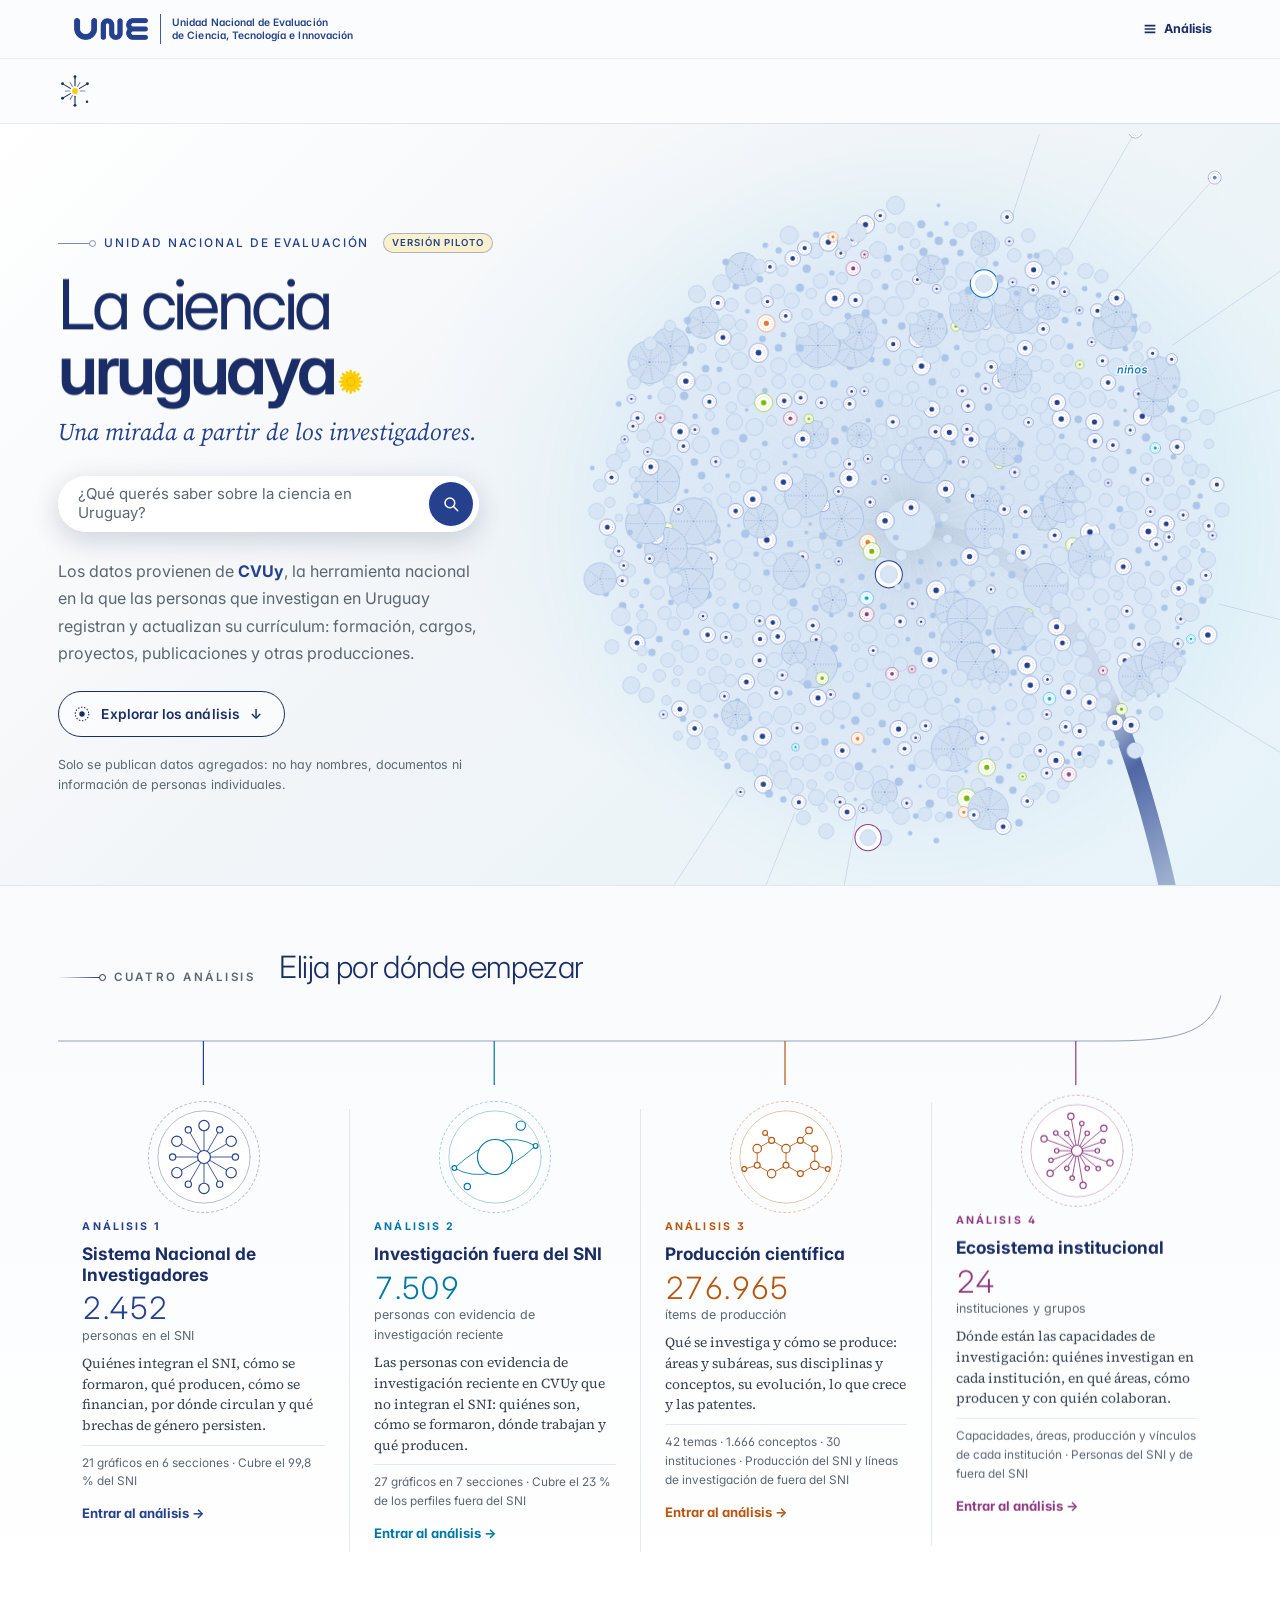
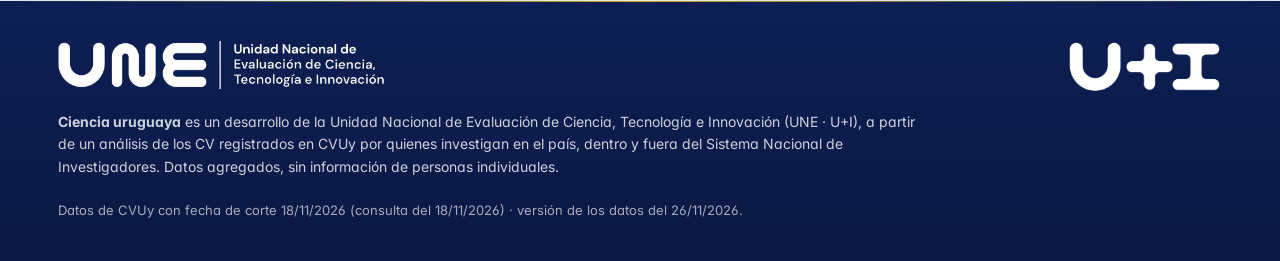
<file: index.html>
<!doctype html>
<html lang="es">
  <head>
    <meta charset="UTF-8" />
    <link rel="icon" type="image/svg+xml" href="./favicon.svg" />
    <meta name="viewport" content="width=device-width, initial-scale=1.0" />
    <meta name="description" content="Análisis de los CV registrados en CVUy: el Sistema Nacional de Investigadores, quienes investigan fuera de él y la producción científica de ambos grupos." />
    <title>Ciencia uruguaya</title>
    <link rel="preconnect" href="https://fonts.googleapis.com" />
    <link rel="preconnect" href="https://fonts.gstatic.com" crossorigin />
    <link href="https://fonts.googleapis.com/css2?family=Inter:wght@300..800&family=Source+Serif+4:ital,opsz,wght@0,8..60,400..700;1,8..60,400..700&display=swap" rel="stylesheet" />
    <script type="module" crossorigin src="./app.js?v=20261127-20-registro"></script>
    <link rel="stylesheet" crossorigin href="./estilos.css?v=20261127-18">
  </head>
  <body>
    <div id="root"></div>
  </body>
</html>
</file>
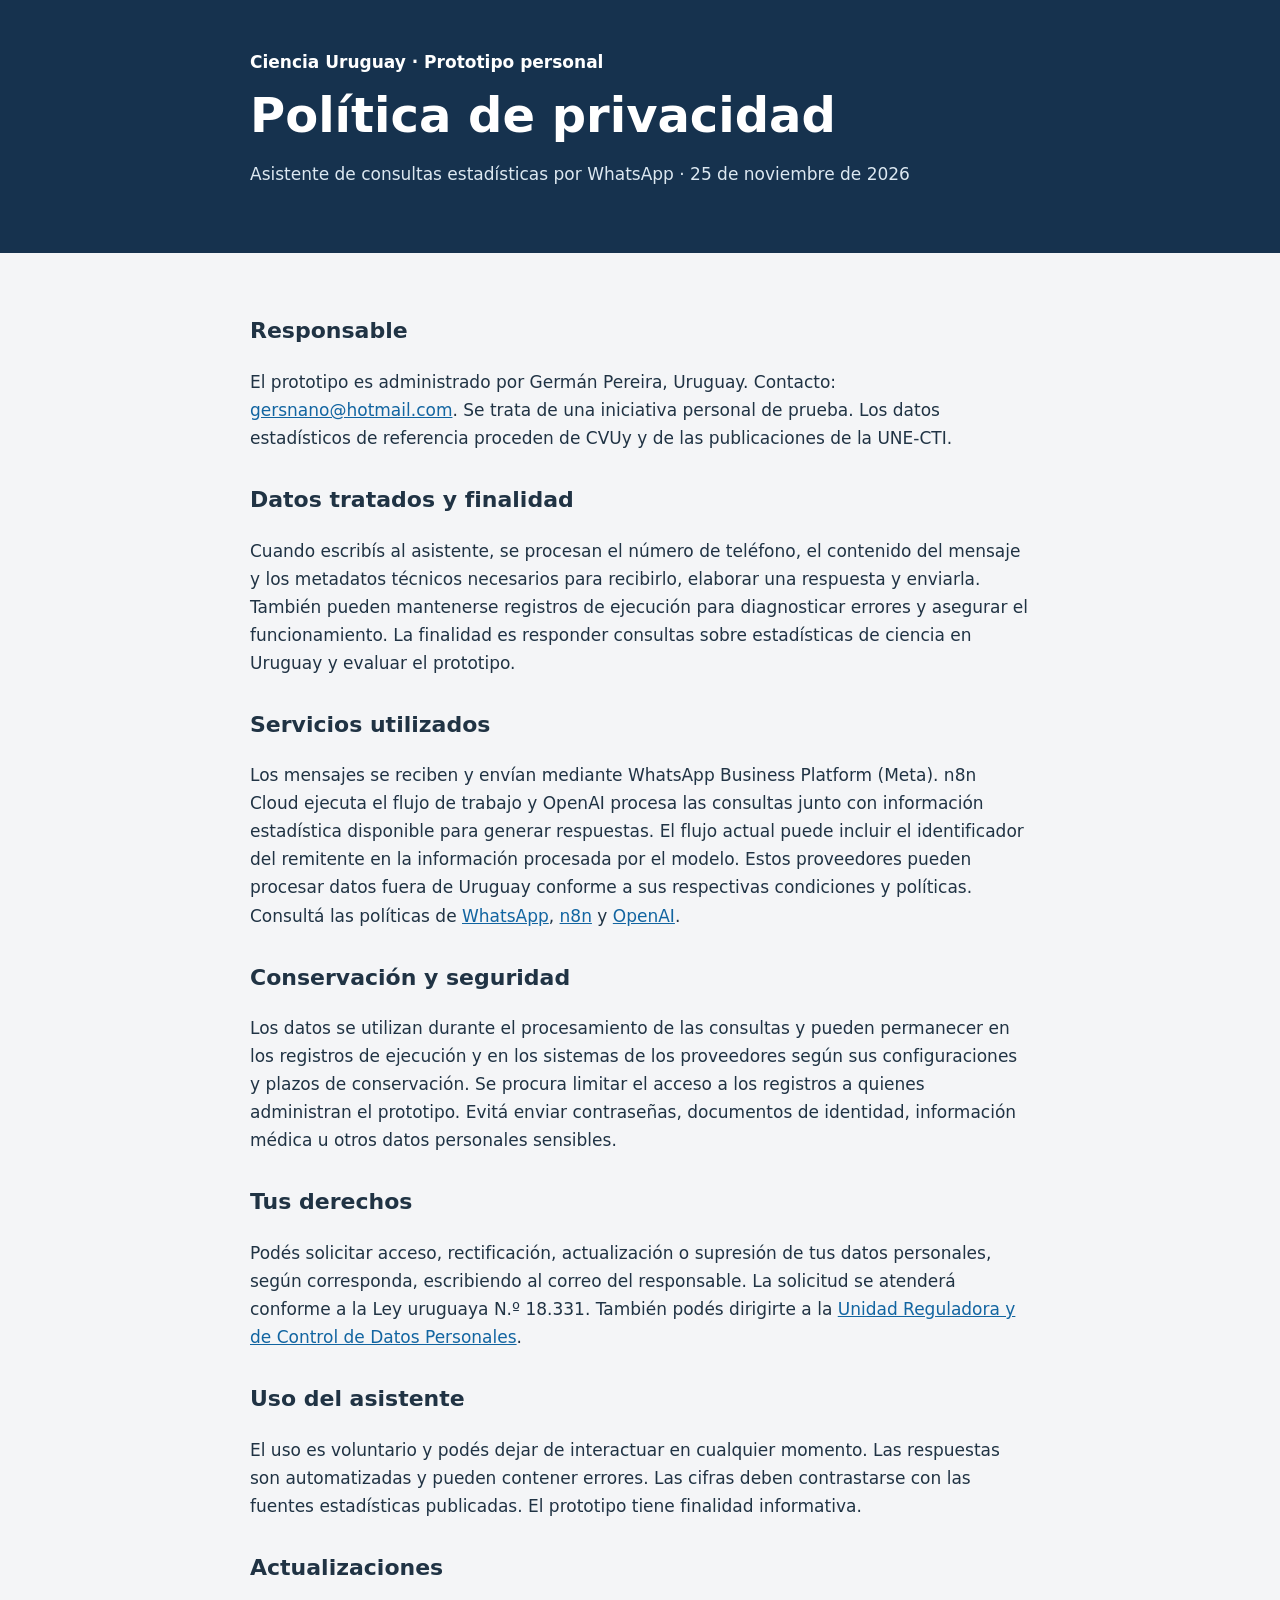
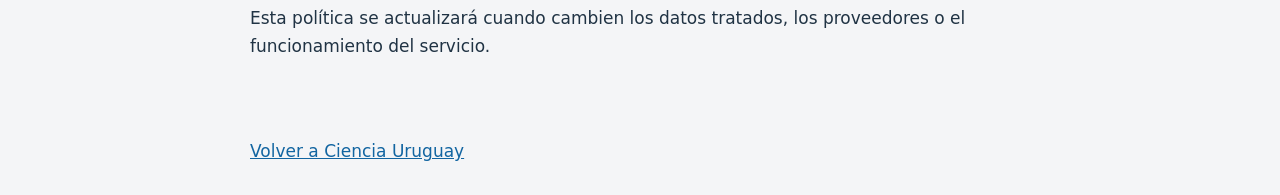
<file: privacidad.html>
<!doctype html>
<html lang="es"><head><meta charset="utf-8"><meta name="viewport" content="width=device-width, initial-scale=1"><title>Política de privacidad | Asistente Ciencia Uruguay</title><style>body{margin:0;background:#f4f5f7;color:#203344;font:17px/1.65 system-ui,sans-serif}header{background:#16324e;color:white;padding:48px 24px}header div,main{max-width:780px;margin:auto}h1{font-size:clamp(30px,5vw,48px);line-height:1.15;margin:12px 0}main{padding:30px 24px 60px}h2{font-size:22px;margin-top:30px}a{color:#1265a1}header p{color:#dce8f1}footer{max-width:780px;margin:auto;padding:0 24px 30px;color:#586674}</style></head><body><header><div><strong>Ciencia Uruguay · Prototipo personal</strong><h1>Política de privacidad</h1><p>Asistente de consultas estadísticas por WhatsApp · 25 de noviembre de 2026</p></div></header><main><h2>Responsable</h2><p>El prototipo es administrado por Germán Pereira, Uruguay. Contacto: <a href="mailto:gersnano@hotmail.com">gersnano@hotmail.com</a>. Se trata de una iniciativa personal de prueba. Los datos estadísticos de referencia proceden de CVUy y de las publicaciones de la UNE-CTI.</p><h2>Datos tratados y finalidad</h2><p>Cuando escribís al asistente, se procesan el número de teléfono, el contenido del mensaje y los metadatos técnicos necesarios para recibirlo, elaborar una respuesta y enviarla. También pueden mantenerse registros de ejecución para diagnosticar errores y asegurar el funcionamiento. La finalidad es responder consultas sobre estadísticas de ciencia en Uruguay y evaluar el prototipo.</p><h2>Servicios utilizados</h2><p>Los mensajes se reciben y envían mediante WhatsApp Business Platform (Meta). n8n Cloud ejecuta el flujo de trabajo y OpenAI procesa las consultas junto con información estadística disponible para generar respuestas. El flujo actual puede incluir el identificador del remitente en la información procesada por el modelo. Estos proveedores pueden procesar datos fuera de Uruguay conforme a sus respectivas condiciones y políticas. Consultá las políticas de <a href="https://www.whatsapp.com/legal/privacy-policy">WhatsApp</a>, <a href="https://n8n.io/legal/privacy/">n8n</a> y <a href="https://openai.com/policies/privacy-policy/">OpenAI</a>.</p><h2>Conservación y seguridad</h2><p>Los datos se utilizan durante el procesamiento de las consultas y pueden permanecer en los registros de ejecución y en los sistemas de los proveedores según sus configuraciones y plazos de conservación. Se procura limitar el acceso a los registros a quienes administran el prototipo. Evitá enviar contraseñas, documentos de identidad, información médica u otros datos personales sensibles.</p><h2>Tus derechos</h2><p>Podés solicitar acceso, rectificación, actualización o supresión de tus datos personales, según corresponda, escribiendo al correo del responsable. La solicitud se atenderá conforme a la Ley uruguaya N.º 18.331. También podés dirigirte a la <a href="https://www.gub.uy/unidad-reguladora-control-datos-personales/">Unidad Reguladora y de Control de Datos Personales</a>.</p><h2>Uso del asistente</h2><p>El uso es voluntario y podés dejar de interactuar en cualquier momento. Las respuestas son automatizadas y pueden contener errores. Las cifras deben contrastarse con las fuentes estadísticas publicadas. El prototipo tiene finalidad informativa.</p><h2>Actualizaciones</h2><p>Esta política se actualizará cuando cambien los datos tratados, los proveedores o el funcionamiento del servicio.</p></main><footer><a href="./">Volver a Ciencia Uruguay</a></footer></body></html>
</file>
<file: estilos.css>
:root {
  --fondo: #ffffff;
  --fondo-alto: #eef2f7;
  --papel: #1d2733;
  --tinta: #ffffff;
  --gris: #5b6770;
  --linea: #e1e7ee;
  --superficie: #ffffff;
  --superficie-oscura: #25408d;
  --tooltip: #ffffff;
  --texto-2: #36424e;
  --texto-3: #5b6770;
  --gris-marca: #c5d0db;
  --marca: #25408d;
  --marca-oscura: #1a2d66;
  --acento: #0072bc;
  --ocre: #e87722;
  --celeste: #00a3e0;
  --amarillo: #ffcd00;
  --gris-claro: #f2f5f8;
  --borde: #c5d0db;
  --niebla: #f2f5f8;
  --display: "Inter", "Helvetica Neue", Arial, sans-serif;
  --serif: "Source Serif 4", Georgia, "Times New Roman", serif;
  --texto: "Inter", "Helvetica Neue", Arial, sans-serif;
  --radio: 4px;
  --gutter: clamp(16px, 4vw, 56px);
  color-scheme: light;
}
*,
*:before,
*:after {
  box-sizing: border-box;
}
html {
  scroll-behavior: smooth;
}
body {
  margin: 0;
  background: var(--fondo);
  color: var(--papel);
  font-family: var(--texto);
  font-size: 17px;
  line-height: 1.55;
  -webkit-font-smoothing: antialiased;
  overflow-x: hidden;
}
a {
  color: inherit;
}
button {
  font: inherit;
  color: inherit;
  cursor: pointer;
}
em {
  font-family: var(--serif);
  font-style: italic;
  font-weight: 400;
}
.eyebrow {
  font-size: 13px;
  letter-spacing: 0.18em;
  text-transform: uppercase;
  color: var(--gris);
  margin: 0 0 24px;
}
.titulo-seccion {
  font-family: var(--display);
  font-weight: 800;
  font-size: clamp(40px, 7vw, 104px);
  line-height: 0.95;
  letter-spacing: -0.03em;
  margin: 0 0 48px;
}
.boton {
  display: inline-flex;
  align-items: center;
  gap: 8px;
  padding: 16px 28px;
  border-radius: 999px;
  background: var(--papel);
  color: var(--tinta);
  font-weight: 600;
  text-decoration: none;
  border: 2px solid var(--papel);
}
.boton--oscuro {
  background: var(--t);
  color: var(--c);
  border-color: var(--t);
}
.boton--borde {
  background: transparent;
  color: var(--papel);
}
.nav {
  position: fixed;
  inset: 0 0 auto 0;
  z-index: 50;
  display: flex;
  align-items: center;
  justify-content: space-between;
  padding: 20px var(--gutter);
  transition:
    background 0.4s,
    padding 0.4s;
}
.nav--compacta {
  background: #061a3ad1;
  -webkit-backdrop-filter: blur(14px);
  backdrop-filter: blur(14px);
  padding-block: 12px;
}
.nav__marca {
  display: flex;
  align-items: center;
  gap: 10px;
  font-family: var(--display);
  font-weight: 800;
  text-decoration: none;
  font-size: 18px;
}
.nav__marca em {
  font-size: 18px;
  color: var(--gris);
}
.nav__sol {
  width: 14px;
  height: 14px;
  border-radius: 50%;
  background: #ffd23f;
  box-shadow: 0 0 18px #ffd23f;
}
.nav__links {
  display: flex;
  align-items: center;
  gap: 6px;
  font-size: 14px;
}
.nav__links a {
  display: grid;
  place-items: center;
  min-width: 32px;
  height: 32px;
  padding: 0 4px;
  border-radius: 999px;
  border: 1px solid var(--linea);
  text-decoration: none;
  font-family: var(--serif);
  font-size: 18px;
  transition:
    background 0.2s,
    color 0.2s;
}
.nav__links a:hover,
.nav__links a:focus-visible {
  background: var(--c, var(--papel));
  color: var(--tinta);
}
.nav__links .nav__texto {
  font-family: var(--texto);
  font-size: 14px;
  padding: 0 14px;
  margin-left: 8px;
}
.nav__progreso {
  position: absolute;
  left: 0;
  right: 0;
  bottom: 0;
  height: 3px;
  background: linear-gradient(
    90deg,
    #ffd23f,
    #3fa7ff,
    #ff5d73,
    #5ee08a,
    #b28dff,
    #ff9d3f
  );
  transform-origin: 0 50%;
}
.portada {
  position: relative;
  min-height: 100vh;
  display: grid;
  place-items: center;
  padding: 120px var(--gutter) 80px;
  overflow: hidden;
}
.portada__blobs {
  position: absolute;
  top: 0;
  right: 0;
  bottom: 0;
  left: 0;
  filter: blur(70px);
  opacity: 0.55;
}
.blob {
  position: absolute;
  width: 30vmax;
  height: 30vmax;
  border-radius: 50%;
  mix-blend-mode: screen;
}
.portada__contenido {
  position: relative;
  text-align: center;
  max-width: 1200px;
}
.portada__titulo {
  font-family: var(--display);
  font-weight: 800;
  font-size: clamp(44px, 8vw, 124px);
  line-height: 0.92;
  letter-spacing: -0.04em;
  margin: 0;
}
.linea {
  display: block;
}
.linea--serif {
  font-family: var(--serif);
  font-weight: 400;
  font-style: italic;
  letter-spacing: -0.02em;
}
.mascara {
  display: inline-block;
  overflow: hidden;
  vertical-align: top;
  padding-bottom: 0.08em;
  margin-right: 0.22em;
}
.mascara:last-child {
  margin-right: 0;
}
.mascara__in {
  display: inline-block;
}
.portada__bajada {
  max-width: 560px;
  margin: 32px auto 40px;
  font-size: clamp(17px, 1.6vw, 21px);
  color: #f4f1eacc;
}
.manifiesto {
  padding: 20vh var(--gutter);
  max-width: 1300px;
  margin: 0 auto;
}
.manifiesto__texto {
  font-family: var(--display);
  font-weight: 600;
  font-size: clamp(30px, 4.6vw, 68px);
  line-height: 1.12;
  letter-spacing: -0.02em;
  margin: 0;
}
.cifras {
  display: grid;
  grid-template-columns: repeat(4, 1fr);
  gap: 16px;
  padding: 0 var(--gutter) 20vh;
}
.cifra {
  background: var(--superficie);
  border: 1px solid var(--linea);
  border-radius: var(--radio);
  padding: 32px 28px;
  display: flex;
  flex-direction: column;
  gap: 8px;
  min-height: 240px;
  justify-content: flex-end;
}
.cifra__valor {
  font-family: var(--display);
  font-size: clamp(56px, 6vw, 96px);
  line-height: 1;
  letter-spacing: -0.04em;
}
.cifra__label {
  font-size: 16px;
}
.cifra__nota {
  font-size: 12px;
  color: var(--gris);
}
.indice {
  padding: 0 var(--gutter) 20vh;
}
.indice__grid {
  display: grid;
  grid-template-columns: repeat(5, minmax(0, 1fr));
  gap: 14px;
}
.indice__item {
  position: relative;
  display: flex;
  flex-direction: column;
  justify-content: space-between;
  min-height: 220px;
  padding: 28px;
  border-radius: var(--radio);
  background: var(--c);
  color: var(--t);
  text-decoration: none;
  overflow: hidden;
}
.indice__num {
  font-family: var(--serif);
  font-size: 48px;
  line-height: 1;
}
.indice__nombre {
  font-family: var(--display);
  font-weight: 800;
  font-size: clamp(24px, 2.4vw, 34px);
  line-height: 1.02;
  letter-spacing: -0.02em;
  max-width: 85%;
}
.indice__flecha {
  position: absolute;
  top: 24px;
  right: 28px;
  font-size: 32px;
}
.capitulo {
  display: grid;
  grid-template-columns: minmax(0, 1fr) minmax(0, 1.1fr);
  gap: var(--gutter);
  padding: 15vh var(--gutter);
  background: var(--c);
  color: var(--t);
  border-radius: 48px 48px 0 0;
  margin-top: -48px;
  position: relative;
}
.capitulo__pegajoso {
  position: sticky;
  top: 90px;
  align-self: start;
  min-height: calc(100vh - 140px);
  display: flex;
  flex-direction: column;
  justify-content: space-between;
}
.capitulo__arte {
  width: min(100%, 420px);
  aspect-ratio: 1;
}
.arte-svg {
  width: 100%;
  height: 100%;
  overflow: visible;
}
.capitulo__num {
  font-size: 13px;
  letter-spacing: 0.18em;
  text-transform: uppercase;
  font-weight: 600;
}
.capitulo__titulo {
  font-family: var(--display);
  font-weight: 800;
  font-size: clamp(44px, 6vw, 96px);
  line-height: 0.92;
  letter-spacing: -0.035em;
  margin: 12px 0 16px;
}
.capitulo__bajada {
  font-family: var(--serif);
  font-style: italic;
  font-size: clamp(24px, 2.6vw, 36px);
  margin: 0;
}
.capitulo__cuerpo {
  padding-top: 20vh;
}
.capitulo__texto {
  font-size: clamp(20px, 1.8vw, 26px);
  line-height: 1.4;
  margin: 0 0 48px;
}
.preguntas {
  list-style: none;
  padding: 0;
  margin: 0 0 72px;
  border-top: 1px solid currentColor;
}
.preguntas li {
  font-family: var(--display);
  font-weight: 600;
  font-size: clamp(20px, 2vw, 28px);
  line-height: 1.2;
  padding: 22px 0;
  border-bottom: 1px solid currentColor;
}
.capitulo__sub {
  font-size: 13px;
  letter-spacing: 0.18em;
  text-transform: uppercase;
  margin: 0 0 20px;
}
.tarjetas {
  display: grid;
  grid-template-columns: repeat(auto-fill, minmax(240px, 1fr));
  gap: 16px;
}
.tarjeta {
  text-align: left;
  display: flex;
  flex-direction: column;
  gap: 6px;
  padding: 24px;
  min-height: 300px;
  border: none;
  border-radius: 24px;
  background: var(--t);
  color: var(--c);
}
.tarjeta__iniciales {
  width: 64px;
  height: 64px;
  display: grid;
  place-items: center;
  border-radius: 50%;
  background: var(--c);
  color: var(--t);
  font-family: var(--display);
  font-weight: 800;
  font-size: 22px;
  margin-bottom: auto;
}
.tarjeta__disciplina {
  font-size: 12px;
  letter-spacing: 0.14em;
  text-transform: uppercase;
  opacity: 0.75;
  margin-top: 24px;
}
.tarjeta__nombre {
  font-family: var(--display);
  font-weight: 800;
  font-size: 26px;
  line-height: 1.05;
  letter-spacing: -0.02em;
}
.tarjeta__tema {
  font-family: var(--serif);
  font-style: italic;
  font-size: 20px;
  line-height: 1.2;
}
.tarjeta__inst {
  font-size: 13px;
  opacity: 0.7;
}
.historia {
  position: relative;
  background: var(--fondo);
  border-radius: 48px 48px 0 0;
  margin-top: -48px;
}
.historia__pegajoso {
  position: sticky;
  top: 0;
  height: 100vh;
  display: flex;
  flex-direction: column;
  justify-content: center;
  overflow: hidden;
  padding: 0 var(--gutter);
}
.historia__pista {
  display: flex;
  gap: 20px;
  list-style: none;
  padding: 0;
  margin: 0;
  width: max-content;
}
.hito {
  width: min(78vw, 360px);
  min-height: 340px;
  display: flex;
  flex-direction: column;
  gap: 12px;
  padding: 28px;
  border-radius: var(--radio);
  border: 1px solid var(--linea);
  background: var(--superficie);
}
.hito__anio {
  font-family: var(--display);
  font-weight: 800;
  font-size: 72px;
  line-height: 1;
  color: var(--c);
  letter-spacing: -0.04em;
  margin-bottom: auto;
}
.hito__titulo {
  font-family: var(--display);
  font-weight: 600;
  font-size: 24px;
  line-height: 1.1;
}
.hito__texto {
  color: #f4f1eab8;
  font-size: 15px;
}
.niveles {
  padding: 20vh var(--gutter) 10vh;
  background: var(--papel);
  color: var(--tinta);
}
.niveles__intro {
  max-width: 900px;
  margin-bottom: 8vh;
}
.niveles__intro p {
  font-size: clamp(18px, 1.6vw, 22px);
  max-width: 680px;
}
.nivel-envoltura {
  position: sticky;
  height: 70vh;
  display: flex;
  align-items: flex-start;
}
.nivel {
  width: 100%;
  min-height: 52vh;
  display: grid;
  grid-template-columns: auto 1fr;
  gap: clamp(20px, 5vw, 80px);
  padding: clamp(28px, 5vw, 64px);
  border-radius: 36px;
  background: var(--c);
  color: var(--t);
  transform-origin: 50% 0;
  box-shadow: 0 -20px 60px #0000001f;
}
.nivel__paso {
  font-family: var(--serif);
  font-size: clamp(64px, 10vw, 160px);
  line-height: 0.8;
}
.nivel__nombre {
  font-family: var(--display);
  font-weight: 800;
  font-size: clamp(40px, 6vw, 88px);
  line-height: 0.95;
  letter-spacing: -0.035em;
  margin: 0;
}
.nivel__resumen {
  font-family: var(--serif);
  font-style: italic;
  font-size: clamp(24px, 2.6vw, 36px);
  margin: 8px 0 24px;
}
.nivel__texto {
  font-size: clamp(17px, 1.5vw, 21px);
  max-width: 560px;
  margin: 0;
}
.directorio {
  padding: 20vh var(--gutter);
}
.directorio__controles {
  display: flex;
  flex-direction: column;
  gap: 20px;
  margin-bottom: 40px;
}
.buscador {
  width: 100%;
  max-width: 640px;
  padding: 18px 24px;
  border-radius: 999px;
  border: 1px solid var(--linea);
  background: var(--superficie);
  color: var(--papel);
  font: inherit;
  font-size: 18px;
}
.buscador:focus {
  outline: 2px solid #ffd23f;
  outline-offset: 2px;
}
.chips {
  display: flex;
  flex-wrap: wrap;
  gap: 8px;
}
.directorio__lista {
  list-style: none;
  margin: 0;
  padding: 0;
  border-top: 1px solid var(--linea);
}
.fila {
  width: 100%;
  display: grid;
  grid-template-columns: 16px 1.2fr 1fr 1.4fr;
  gap: 20px;
  align-items: center;
  text-align: left;
  padding: 22px 8px;
  background: transparent;
  border: none;
  border-bottom: 1px solid var(--linea);
  transition:
    background 0.25s,
    padding 0.25s;
}
.fila:hover {
  background: var(--superficie);
  padding-left: 20px;
}
.fila__punto {
  width: 12px;
  height: 12px;
  border-radius: 50%;
  background: var(--c);
}
.fila__nombre {
  font-family: var(--display);
  font-weight: 600;
  font-size: 22px;
}
.fila__disciplina {
  font-family: var(--serif);
  font-style: italic;
  font-size: 19px;
}
.fila__inst {
  color: var(--gris);
  font-size: 14px;
}
.vacio {
  color: var(--gris);
  padding: 40px 0;
}
.ficha__velo {
  position: fixed;
  top: 0;
  right: 0;
  bottom: 0;
  left: 0;
  z-index: 100;
  background: #04132dc7;
  -webkit-backdrop-filter: blur(8px);
  backdrop-filter: blur(8px);
  display: grid;
  place-items: center;
  padding: 16px;
}
.ficha {
  position: relative;
  width: min(640px, 100%);
  max-height: 90vh;
  overflow: auto;
  padding: clamp(28px, 5vw, 56px);
  border-radius: 36px;
  background: var(--c);
  color: var(--t);
}
.ficha__cerrar {
  position: absolute;
  top: 18px;
  right: 18px;
  width: 44px;
  height: 44px;
  border-radius: 50%;
  border: none;
  background: var(--t);
  color: var(--c);
  font-size: 26px;
  line-height: 1;
}
.ficha__area {
  font-size: 12px;
  letter-spacing: 0.16em;
  text-transform: uppercase;
  font-weight: 600;
}
.ficha__nombre {
  font-family: var(--display);
  font-weight: 800;
  font-size: clamp(36px, 5vw, 60px);
  line-height: 0.95;
  letter-spacing: -0.03em;
  margin: 12px 0;
}
.ficha__tema {
  font-family: var(--serif);
  font-style: italic;
  font-size: 24px;
  margin: 0 0 20px;
}
.ficha__historia {
  font-size: 18px;
  margin: 0 0 20px;
}
.ficha__inst {
  font-size: 14px;
  opacity: 0.75;
  margin: 0 0 28px;
}
.cierre {
  padding: 20vh var(--gutter) 48px;
  text-align: center;
}
.cierre__titulo {
  font-family: var(--display);
  font-weight: 800;
  font-size: clamp(48px, 9vw, 150px);
  line-height: 0.92;
  letter-spacing: -0.04em;
  margin: 0 auto 48px;
  max-width: 1300px;
}
.cierre__titulo em {
  display: block;
  color: #ffd23f;
}
.cierre__acciones {
  display: flex;
  justify-content: center;
  flex-wrap: wrap;
  gap: 12px;
  margin-bottom: 20vh;
}
.pie {
  display: grid;
  grid-template-columns: 1.4fr 1fr;
  gap: 48px;
  text-align: left;
  border-top: 1px solid var(--linea);
  padding-top: 40px;
  font-size: 14px;
  color: var(--gris);
}
.pie h4 {
  color: var(--papel);
  margin: 0 0 12px;
  font-size: 14px;
  letter-spacing: 0.14em;
  text-transform: uppercase;
}
.pie ul {
  list-style: none;
  padding: 0;
  margin: 0;
  display: grid;
  gap: 6px;
}
.pie a {
  text-decoration: none;
}
.pie a:hover {
  color: var(--papel);
}
.figura {
  grid-column: 1 / -1;
  margin: 0;
  min-width: 0;
  display: flex;
  flex-direction: column;
  gap: 18px;
  padding: clamp(20px, 2.6vw, 32px);
  border-radius: var(--radio);
  background: var(--superficie);
  border: 1px solid var(--linea);
}
.figura__titulo {
  font-family: var(--display);
  font-weight: 600;
  font-size: clamp(20px, 1.7vw, 24px);
  line-height: 1.15;
  margin: 0;
  text-wrap: balance;
}
.figura__bajada {
  margin: 6px 0 0;
  color: var(--texto-3);
  font-size: 14px;
}
.figura__pie {
  display: flex;
  justify-content: space-between;
  align-items: center;
  gap: 12px;
  flex-wrap: wrap;
  font-size: 12px;
  color: var(--texto-3);
  letter-spacing: 0.04em;
}
.pendiente {
  display: flex;
  align-items: center;
  gap: 12px;
  min-height: 120px;
  padding: 20px;
  border-radius: 16px;
  border: 1px dashed var(--linea);
  color: var(--texto-3);
  font-size: 14px;
}
.pendiente__icono {
  font-size: 22px;
  color: var(--c, var(--texto-3));
}
.figura__toggle {
  border: 1px solid var(--linea);
  background: transparent;
  border-radius: 999px;
  padding: 6px 14px;
  font-size: 13px;
}
.figura__toggle:hover,
.figura__toggle:focus-visible {
  border-color: var(--papel);
}
.figura__nota {
  margin: 0;
  font-size: 13px;
  color: var(--texto-3);
  border-left: 2px solid var(--c);
  padding-left: 12px;
}
.grafico {
  position: relative;
  min-width: 0;
}
.svg {
  display: block;
  overflow: visible;
  touch-action: pan-y;
}
.reticula {
  stroke: var(--linea);
  stroke-width: 1;
}
.eje {
  fill: var(--texto-3);
  font-size: 12px;
  font-variant-numeric: tabular-nums;
}
.cursor {
  stroke: var(--texto-2);
  stroke-width: 1;
}
.anotacion {
  stroke: var(--texto-3);
  stroke-width: 1;
}
.anotacion__texto {
  fill: var(--texto-2);
  font-size: 12px;
  font-weight: 600;
}
.etiqueta-serie {
  fill: var(--papel);
  font-size: 13px;
  font-weight: 600;
  font-variant-numeric: tabular-nums;
}
.tip {
  position: absolute;
  z-index: 5;
  pointer-events: none;
  min-width: 140px;
  max-width: 240px;
  padding: 10px 12px;
  border-radius: 12px;
  background: var(--tooltip);
  border: 1px solid var(--linea);
  color: var(--papel);
  font-size: 13px;
  line-height: 1.4;
  box-shadow: 0 12px 30px #020a1c73;
  font-variant-numeric: tabular-nums;
}
.tip__fila {
  display: flex;
  align-items: center;
  gap: 6px;
}
.tip__fila i {
  width: 8px;
  height: 8px;
  border-radius: 50%;
  flex: none;
}
.leyenda {
  display: flex;
  flex-wrap: wrap;
  gap: 6px 18px;
  list-style: none;
  padding: 0;
  margin: 0 0 14px;
  font-size: 13px;
  color: var(--texto-2);
}
.leyenda li {
  display: flex;
  align-items: center;
  gap: 8px;
}
.leyenda__marca {
  width: 12px;
  height: 12px;
  border-radius: 3px;
}
.barras {
  list-style: none;
  margin: 0;
  padding: 0;
  display: grid;
  gap: 4px;
}
.barras__fila {
  display: grid;
  grid-template-columns: minmax(90px, 32%) 1fr minmax(52px, auto);
  align-items: center;
  gap: 12px;
  padding: 3px 0;
  font-size: 14px;
}
.barras__etiqueta {
  color: var(--texto-2);
  line-height: 1.2;
  min-width: 0;
  overflow-wrap: anywhere;
}
.barras__pista {
  position: relative;
  height: 18px;
  display: flex;
}
.barras__pista--apilada {
  gap: 2px;
}
.barras__pista--centro:before {
  content: "";
  position: absolute;
  left: 50%;
  top: -3px;
  bottom: -3px;
  width: 1px;
  background: var(--texto-3);
}
.barras__barra {
  display: block;
  height: 100%;
  border-radius: 0 4px 4px 0;
}
.barras__segmento {
  display: block;
  height: 100%;
}
.barras__segmento:last-child {
  border-radius: 0 4px 4px 0;
}
.barras__valor {
  text-align: right;
  font-variant-numeric: tabular-nums;
  font-weight: 600;
  font-size: 13px;
}
.piramide {
  list-style: none;
  margin: 0;
  padding: 0;
  display: grid;
  gap: 6px;
}
.piramide__fila {
  display: grid;
  grid-template-columns: 1fr 92px 1fr;
  align-items: center;
  height: 26px;
}
.piramide__lado {
  display: flex;
  height: 100%;
}
.piramide__lado--izq {
  justify-content: flex-end;
  order: 1;
}
.piramide__lado--izq .barras__barra {
  border-radius: 4px 0 0 4px;
}
.piramide__tramo {
  order: 2;
  text-align: center;
  font-size: 13px;
  color: var(--texto-2);
}
.piramide__lado--der {
  order: 3;
}
.territorio {
  display: grid;
  grid-template-columns: minmax(0, 1fr) minmax(0, 1fr);
  gap: 32px;
  align-items: start;
}
.mapa {
  display: grid;
  grid-template-columns: repeat(5, minmax(0, 1fr));
  grid-template-rows: repeat(7, auto);
  gap: 4px;
}
.mapa__celda {
  aspect-ratio: 1;
  max-width: 100%;
  border: none;
  border-radius: 10px;
  padding: 6px;
  display: flex;
  flex-direction: column;
  justify-content: space-between;
  text-align: left;
  outline: 2px solid transparent;
  outline-offset: 1px;
  min-width: 0;
  overflow: hidden;
}
.mapa__celda--activa,
.mapa__celda:focus-visible {
  outline-color: var(--papel);
}
.mapa__nombre {
  font-size: clamp(9px, 0.8vw, 11px);
  line-height: 1.05;
  font-weight: 600;
}
.mapa__valor {
  font-family: var(--display);
  font-weight: 800;
  font-size: clamp(13px, 1.3vw, 18px);
  font-variant-numeric: tabular-nums;
}
.rampa {
  display: flex;
  align-items: center;
  gap: 10px;
  margin-top: 14px;
  font-size: 12px;
  color: var(--texto-3);
}
.rampa__barra {
  flex: 1;
  height: 8px;
  border-radius: 4px;
}
.territorio__eyebrow {
  font-size: 12px;
  letter-spacing: 0.16em;
  text-transform: uppercase;
  color: var(--texto-3);
}
.territorio__nombre {
  font-family: var(--display);
  font-weight: 800;
  font-size: clamp(32px, 3.4vw, 52px);
  letter-spacing: -0.03em;
  line-height: 1;
  margin: 6px 0 10px;
}
.territorio__dato {
  margin: 0 0 18px;
  color: var(--texto-2);
}
.territorio__dato strong {
  color: var(--t);
  font-size: 20px;
}
.red__etiqueta,
.flujo__etiqueta {
  fill: var(--texto-2);
  font-size: 12px;
}
.flujo__ejes {
  display: flex;
  justify-content: space-between;
  font-size: 12px;
  color: var(--texto-3);
  letter-spacing: 0.08em;
  text-transform: uppercase;
  margin-top: 8px;
}
.cautelas {
  padding: 18vh var(--gutter) 10vh;
}
.cautelas__grid {
  display: grid;
  grid-template-columns: repeat(auto-fit, minmax(min(100%, 240px), 1fr));
  gap: 16px;
}
.cautela {
  padding: 24px;
  border-radius: var(--radio);
  border: 1px solid var(--linea);
}
.cautela h3 {
  font-family: var(--display);
  font-size: 20px;
  line-height: 1.15;
  margin: 0 0 10px;
}
.cautela p {
  margin: 0;
  color: var(--texto-2);
  font-size: 15px;
}
.chips {
  display: flex;
  flex-wrap: wrap;
  gap: 8px;
  margin-bottom: 24px;
}
.chip {
  position: relative;
  padding: 10px 18px;
  border-radius: 999px;
  border: 1px solid var(--linea);
  background: transparent;
  font-size: 15px;
}
.chip[aria-selected="true"] {
  color: var(--tinta);
  border-color: transparent;
}
.chip__fondo {
  position: absolute;
  top: 0;
  right: 0;
  bottom: 0;
  left: 0;
  border-radius: 999px;
  background: var(--c);
}
.chip__texto {
  position: relative;
}
.tabla-scroll {
  overflow-x: auto;
  max-width: 100%;
  border-radius: 14px;
}
.tabla-scroll--alta {
  max-height: 70vh;
  overflow-y: auto;
  border: 1px solid var(--linea);
}
.tabla {
  border-collapse: collapse;
  width: 100%;
  font-size: 14px;
  font-variant-numeric: tabular-nums;
}
.tabla th,
.tabla td {
  padding: 10px 12px;
  border-bottom: 1px solid var(--linea);
  text-align: left;
  vertical-align: top;
}
.tabla thead th {
  position: sticky;
  top: 0;
  background: var(--superficie);
  color: var(--texto-2);
  font-weight: 600;
  font-size: 12px;
  z-index: 1;
}
.tabla .num {
  text-align: right;
  white-space: nowrap;
}
.tabla--perfil tbody th {
  position: sticky;
  left: 0;
  background: var(--fondo);
  font-weight: 600;
  min-width: 180px;
}
.tabla--perfil thead th:first-child {
  left: 0;
  z-index: 2;
}
.tabla--perfil thead button {
  background: none;
  border: none;
  padding: 0;
  font: inherit;
  color: inherit;
  text-align: inherit;
  min-width: 90px;
}
.tabla--perfil tbody tr:hover td,
.tabla--perfil tbody tr:hover th {
  background: var(--superficie);
}
.vacio {
  color: var(--texto-3);
}
.portada__fondo {
  position: absolute;
  top: 0;
  right: 0;
  bottom: 0;
  left: 0;
}
.particulas {
  width: 100%;
  height: 100%;
  display: block;
}
.portada__contenido {
  pointer-events: none;
}
.portada__contenido .boton {
  pointer-events: auto;
}
.escalas {
  position: relative;
}
.escalas__pegajoso {
  position: sticky;
  top: 0;
  height: 100vh;
  overflow: hidden;
}
.escala {
  position: absolute;
  top: 0;
  right: 0;
  bottom: 0;
  left: 0;
  display: grid;
  grid-template-columns: minmax(0, 1fr) minmax(0, 1fr);
  align-items: center;
  gap: clamp(24px, 5vw, 80px);
  padding: 80px var(--gutter) 40px calc(var(--gutter) + 40px);
}
.escala__arte {
  width: min(100%, 460px);
  aspect-ratio: 1;
  justify-self: center;
}
.escala__medida {
  font-family: var(--serif);
  font-size: clamp(48px, 7vw, 110px);
  line-height: 1;
  color: #ffd23f;
}
.escala__titulo {
  font-family: var(--display);
  font-weight: 800;
  font-size: clamp(36px, 5vw, 76px);
  line-height: 0.95;
  letter-spacing: -0.035em;
  margin: 12px 0 16px;
  text-wrap: balance;
}
.escala__texto p {
  font-size: clamp(18px, 1.6vw, 22px);
  color: var(--texto-2);
  max-width: 34ch;
  margin: 0;
}
.escalas__regla {
  position: absolute;
  left: var(--gutter);
  top: 18vh;
  bottom: 18vh;
  width: 3px;
  border-radius: 3px;
  background: var(--linea);
  z-index: 1;
}
.escalas__regla span {
  display: block;
  width: 100%;
  border-radius: 3px;
  background: #ffd23f;
}
.indice__arte {
  position: absolute;
  right: -24px;
  bottom: -24px;
  width: 150px;
  height: 150px;
  opacity: 0.3;
  pointer-events: none;
}
.indice__bajada {
  font-size: 14px;
  line-height: 1.3;
  opacity: 0.8;
  max-width: 80%;
}
.capitulo {
  --papel: var(--t);
  --texto-2: color-mix(in srgb, var(--t) 84%, transparent);
  --texto-3: color-mix(in srgb, var(--t) 64%, transparent);
  --linea: color-mix(in srgb, var(--t) 20%, transparent);
  --superficie: var(--c);
  --gris-marca: color-mix(in srgb, var(--t) 24%, transparent);
}
.capitulo__tesis {
  font-family: var(--display);
  font-weight: 800;
  font-size: clamp(30px, 3.2vw, 48px);
  line-height: 1.02;
  letter-spacing: -0.03em;
  margin: 0 0 28px;
  text-wrap: balance;
}
.cap-cifras {
  display: grid;
  grid-template-columns: repeat(auto-fit, minmax(160px, 1fr));
  gap: 12px;
  margin: 0 0 56px;
}
.cap-cifra {
  display: flex;
  flex-direction: column;
  gap: 6px;
  padding: 22px;
  border-radius: 22px;
  background: var(--t);
  color: var(--c);
}
.cap-cifra strong {
  font-family: var(--display);
  font-size: clamp(36px, 3.6vw, 56px);
  line-height: 1;
  letter-spacing: -0.04em;
  font-variant-numeric: tabular-nums;
}
.cap-cifra > span {
  font-size: 14px;
}
.capitulo__figuras {
  display: grid;
  gap: 16px;
}
.capitulo .figura {
  background: color-mix(in srgb, var(--t) 7%, transparent);
  border-color: var(--linea);
}
.capitulo .figura__nota {
  border-left-color: var(--t);
}
.capitulo .tip {
  background: var(--t);
  color: var(--c);
  border-color: transparent;
}
.capitulo .tip__fila i {
  outline: 1px solid var(--c);
}
.rampa__barra {
  background: linear-gradient(
    90deg,
    color-mix(in srgb, var(--t) 12%, transparent),
    var(--t)
  );
}
.personas {
  margin-top: 40px;
}
.chips--tinta .chip {
  border-color: var(--linea);
}
.chips--tinta .chip[aria-selected="true"] {
  color: var(--c);
}
.chips--tinta .chip__fondo {
  background: var(--t);
}
.tarjeta__iniciales {
  background: var(--ca, var(--c));
  color: var(--ta, var(--t));
}
.desafios {
  display: grid;
  grid-template-columns: repeat(2, minmax(0, 1fr));
  gap: 14px;
}
.desafio {
  display: flex;
  flex-direction: column;
  gap: 10px;
  padding: 24px;
  border-radius: 24px;
  background: color-mix(in srgb, var(--t) 7%, transparent);
  border: 1px solid var(--linea);
}
.desafio:nth-child(4n + 1),
.desafio:nth-child(4n + 4) {
  background: var(--t);
  color: var(--c);
  --texto-2: color-mix(in srgb, var(--c) 80%, transparent);
  --linea: color-mix(in srgb, var(--c) 20%, transparent);
}
.desafio__num {
  font-family: var(--serif);
  font-size: 40px;
  line-height: 1;
}
.desafio__titulo {
  font-family: var(--display);
  font-weight: 800;
  font-size: 24px;
  letter-spacing: -0.02em;
  line-height: 1.1;
  margin: 0;
}
.desafio__texto {
  margin: 0;
  font-size: 15px;
  color: var(--texto-2);
}
.desafio__indicadores {
  list-style: none;
  margin: 0;
  padding: 0;
  display: grid;
  gap: 12px;
}
.desafio__indicadores li {
  display: grid;
  gap: 2px;
  padding-top: 10px;
  border-top: 1px solid var(--linea);
  font-size: 14px;
}
.desafio__indicadores strong {
  font-family: var(--display);
  font-size: 30px;
  line-height: 1;
  letter-spacing: -0.03em;
  font-variant-numeric: tabular-nums;
}
.desafio__lectura {
  font-family: var(--serif);
  font-style: italic;
  font-size: 17px;
}
.historia__linea {
  height: 3px;
  margin: -24px 0 40px;
  border-radius: 3px;
  background: linear-gradient(
    90deg,
    #ffd23f,
    #ff9d3f,
    #ff5d73,
    #b28dff,
    #3fa7ff,
    #2fd4c4,
    #5ee08a
  );
  transform-origin: 0 50%;
}
.ficha__iniciales {
  width: 72px;
  height: 72px;
  display: grid;
  place-items: center;
  border-radius: 50%;
  background: var(--t);
  color: var(--c);
  font-family: var(--display);
  font-weight: 800;
  font-size: 26px;
  margin-bottom: 18px;
}
.cargando {
  min-height: 100vh;
  display: grid;
  place-content: center;
  justify-items: center;
  gap: 12px;
  padding: 0 var(--gutter);
  text-align: center;
  color: var(--texto-2);
}
.cargando__arte {
  width: 140px;
  height: 140px;
}
.cargando__detalle {
  font-size: 14px;
  color: var(--texto-3);
}
@media (max-width: 1100px) {
  .indice__grid,
  .cautelas__grid {
    grid-template-columns: repeat(2, minmax(0, 1fr));
  }
}
@media (max-width: 960px) {
  .cifras {
    grid-template-columns: repeat(2, 1fr);
  }
  .capitulo {
    grid-template-columns: 1fr;
  }
  .capitulo__pegajoso {
    position: relative;
    top: 0;
    min-height: auto;
    gap: 32px;
  }
  .capitulo__arte {
    width: 200px;
  }
  .capitulo__cuerpo {
    padding-top: 0;
  }
  .fila {
    grid-template-columns: 16px 1fr;
  }
  .fila__disciplina,
  .fila__inst {
    grid-column: 2;
  }
  .pie {
    grid-template-columns: 1fr;
  }
  .escala {
    grid-template-columns: 1fr;
    align-content: center;
    gap: 16px;
    padding-top: 90px;
  }
  .escala__arte {
    width: min(70vw, 300px);
  }
}
@media (max-width: 760px) {
  .nav__links a:not(.nav__texto) {
    display: none;
  }
  .desafios,
  .territorio,
  .cautelas__grid {
    grid-template-columns: 1fr;
  }
}
@media (max-width: 480px) {
  .cifras,
  .indice__grid {
    grid-template-columns: 1fr;
  }
  .cifra {
    min-height: 170px;
  }
  .indice__item {
    min-height: 150px;
  }
  .nivel {
    grid-template-columns: 1fr;
  }
  .barras__fila {
    grid-template-columns: minmax(80px, 36%) 1fr minmax(44px, auto);
    gap: 8px;
    font-size: 13px;
  }
}
.indice__nombre {
  font-size: clamp(18px, 1.45vw, 24px);
  -webkit-hyphens: manual;
  hyphens: manual;
}
.capitulo__titulo {
  font-size: clamp(40px, 5.2vw, 88px);
  -webkit-hyphens: manual;
  hyphens: manual;
  text-wrap: balance;
}
.figura--ancha {
  grid-column: 1 / -1;
}
.capitulo .figura--oscura {
  --papel: #f3f5fa;
  --texto-2: rgba(232, 238, 250, 0.8);
  --texto-3: #93a4c7;
  --linea: rgba(214, 226, 255, 0.16);
  --superficie: var(--superficie-oscura);
  --gris-marca: #2c4373;
  background: var(--superficie-oscura);
  border-color: transparent;
  color: var(--papel);
}
.capitulo .figura--oscura .figura__titulo {
  color: var(--papel);
}
.capitulo .figura--oscura .tip {
  background: var(--tooltip);
  color: var(--papel);
}
.capitulo .figura--oscura .figura__nota {
  border-left-color: var(--c);
}
.figura--esperando {
  border-style: dashed;
}
.esqueleto {
  display: grid;
  gap: 10px;
  color: var(--t, var(--papel));
}
.esqueleto__svg {
  width: 100%;
  height: auto;
  max-height: 240px;
}
.esqueleto__texto {
  margin: 0;
  font-size: 13px;
  color: var(--texto-3);
}
.serie__controles,
.decadas {
  display: flex;
  flex-wrap: wrap;
  gap: 6px;
  margin-bottom: 12px;
}
.serie__tab {
  position: relative;
  border: 1px solid var(--linea);
  background: transparent;
  border-radius: 999px;
  padding: 7px 14px;
  font-size: 13px;
  color: var(--papel);
}
.serie__tab[aria-selected="true"] {
  color: var(--superficie);
  border-color: transparent;
}
.serie__tab > span:last-child {
  position: relative;
}
.serie__tab-fondo {
  position: absolute;
  top: 0;
  right: 0;
  bottom: 0;
  left: 0;
  border-radius: 999px;
  background: var(--papel);
}
.serie__lectura {
  min-height: 1.5em;
  margin: 0 0 6px;
  color: var(--texto-2);
  font-size: 15px;
}
.serie__lectura strong {
  font-family: var(--display);
  font-size: 22px;
  color: var(--papel);
}
.serie__mini {
  margin-top: 10px;
}
.serie__mini-svg {
  cursor: ew-resize;
  touch-action: none;
  border-radius: 8px;
  background: color-mix(in srgb, var(--papel) 5%, transparent);
}
.serie__mini-pie {
  display: flex;
  justify-content: space-between;
  align-items: center;
  gap: 10px;
  margin-top: 6px;
  font-size: 12px;
  color: var(--texto-3);
}
.serie__hito .anotacion__texto {
  font-size: 11px;
}
.leyenda--botones {
  gap: 6px;
}
.leyenda__boton {
  display: inline-flex;
  align-items: center;
  gap: 8px;
  border: 1px solid var(--linea);
  background: transparent;
  border-radius: 999px;
  padding: 5px 12px;
  font-size: 13px;
  color: var(--texto-2);
  transition: opacity 0.2s;
}
.leyenda__boton[aria-pressed="true"] {
  border-color: var(--papel);
  color: var(--papel);
}
.leyenda__boton--tenue {
  opacity: 0.4;
}
.leyenda__marca--redonda {
  border-radius: 50%;
}
.carrera__cabeza {
  display: flex;
  align-items: baseline;
  gap: 16px;
  min-height: 64px;
}
.carrera__anio {
  font-family: var(--display);
  font-weight: 800;
  font-size: clamp(44px, 6vw, 72px);
  line-height: 1;
  letter-spacing: -0.04em;
  font-variant-numeric: tabular-nums;
}
.carrera__hito {
  font-family: var(--serif);
  font-style: italic;
  font-size: 20px;
  color: var(--c);
}
.carrera__lista {
  list-style: none;
  margin: 12px 0;
  padding: 0;
  display: grid;
  gap: 6px;
}
.carrera__fila {
  display: grid;
  grid-template-columns: minmax(110px, 30%) 1fr 64px;
  align-items: center;
  gap: 12px;
  font-size: 14px;
}
.carrera__etiqueta {
  color: var(--texto-2);
  line-height: 1.2;
}
.carrera__pista {
  height: 22px;
}
.carrera__barra {
  display: block;
  height: 100%;
  border-radius: 0 6px 6px 0;
}
.carrera__valor {
  text-align: right;
  font-weight: 600;
  font-variant-numeric: tabular-nums;
}
.carrera__controles {
  display: flex;
  align-items: center;
  gap: 12px;
  flex-wrap: wrap;
}
.carrera__controles--arriba {
  margin-bottom: 8px;
}
.carrera__controles input[type="range"] {
  flex: 1;
  min-width: 140px;
  accent-color: var(--c);
}
.carrera__play {
  width: 40px;
  height: 40px;
  border-radius: 50%;
  border: none;
  background: var(--papel);
  color: var(--superficie);
  font-size: 14px;
  flex: none;
}
.carrera__total {
  font-size: 13px;
  color: var(--texto-3);
}
.unidades__nota {
  margin: 4px 0 8px;
  font-size: 13px;
  color: var(--texto-3);
}
.unidades__lienzo canvas {
  display: block;
}
.unidades__etiqueta {
  position: absolute;
  transform: translate(-50%);
  display: grid;
  justify-items: center;
  pointer-events: none;
  white-space: nowrap;
}
.unidades__etiqueta strong {
  font-family: var(--display);
  font-size: 22px;
  line-height: 1;
  font-variant-numeric: tabular-nums;
}
.unidades__etiqueta span {
  font-size: 12px;
  color: var(--texto-3);
}
.unidades__ejes {
  position: relative;
  height: 40px;
  margin-top: -40px;
}
.unidades__ejes span {
  position: absolute;
  top: 6px;
  transform: translate(-50%);
  text-align: center;
  font-size: 12px;
  line-height: 1.2;
  color: var(--texto-2);
}
.radial__marco {
  display: grid;
  place-items: center;
}
.radial__etiqueta {
  fill: var(--texto-2);
  font-size: 12px;
}
.waffle__cuerpo {
  display: grid;
  grid-template-columns: minmax(0, 320px) minmax(0, 1fr);
  gap: 24px;
  align-items: center;
}
.waffle__grilla {
  display: grid;
  grid-template-columns: repeat(10, 1fr);
  gap: 4px;
  aspect-ratio: 1;
  max-width: 100%;
}
.waffle__celda {
  border-radius: 5px;
  border: 1px solid var(--linea);
}
.waffle__leyenda {
  list-style: none;
  margin: 0;
  padding: 0;
  display: grid;
  gap: 10px;
}
.waffle__leyenda li {
  display: grid;
  grid-template-columns: 12px 1fr auto;
  align-items: center;
  gap: 10px;
  font-size: 14px;
  color: var(--texto-2);
  cursor: default;
}
.waffle__leyenda strong {
  font-family: var(--display);
  font-size: 18px;
  color: var(--papel);
  font-variant-numeric: tabular-nums;
}
.medidor {
  width: 150px;
  max-width: 100%;
  height: auto;
  display: block;
}
.desafio__medidor {
  position: relative;
  width: 150px;
}
.desafio__medidor strong {
  position: absolute;
  left: 0;
  right: 0;
  bottom: 2px;
  text-align: center;
  font-family: var(--display);
  font-size: 24px;
  font-variant-numeric: tabular-nums;
}
.medidor--esperando {
  opacity: 0.7;
}
.fuerzas svg {
  touch-action: none;
}
@media (max-width: 760px) {
  .waffle__cuerpo {
    grid-template-columns: 1fr;
  }
  .waffle__grilla {
    width: min(100%, 300px);
  }
}
.unidades__fila {
  position: absolute;
  left: 0;
  right: 0;
  display: flex;
  align-items: baseline;
  gap: 8px;
  font-size: 13px;
  color: var(--texto-2);
  pointer-events: none;
}
.unidades__fila strong {
  font-family: var(--display);
  font-size: 18px;
  color: var(--papel);
  margin-left: auto;
}
.unidades__fila em {
  font-style: normal;
  color: var(--texto-3);
  min-width: 44px;
  text-align: right;
}
.radial__lista {
  list-style: none;
  margin: 8px 0 0;
  padding: 0;
  display: grid;
  gap: 6px;
  font-size: 13px;
}
.radial__lista li {
  display: grid;
  grid-template-columns: 12px 1fr auto;
  gap: 8px;
  align-items: center;
  color: var(--texto-2);
}
.radial__lista strong {
  color: var(--papel);
  font-variant-numeric: tabular-nums;
}
.pesas {
  list-style: none;
  margin: 0;
  padding: 0;
  display: grid;
  gap: 4px;
}
.pesas__fila {
  display: grid;
  grid-template-columns: minmax(110px, 34%) 1fr auto;
  align-items: center;
  gap: 14px;
  padding: 6px 0;
  font-size: 14px;
  border-bottom: 1px solid var(--linea);
}
.pesas__etiqueta {
  color: var(--texto-2);
  line-height: 1.2;
}
.pesas__pista {
  position: relative;
  height: 22px;
}
.pesas__pista:before {
  content: "";
  position: absolute;
  left: 0;
  right: 0;
  top: 50%;
  height: 1px;
  background: var(--linea);
}
.pesas__barra {
  position: absolute;
  top: calc(50% - 2px);
  height: 4px;
  border-radius: 2px;
  background: var(--texto-3);
}
.pesas__punto {
  position: absolute;
  top: 50%;
  width: 16px;
  height: 16px;
  margin: -8px 0 0 -8px;
  border-radius: 50%;
  border: 2px solid var(--superficie);
}
.pesas__valores {
  display: flex;
  gap: 6px;
  font-variant-numeric: tabular-nums;
  font-weight: 600;
  font-size: 13px;
  white-space: nowrap;
}
.pesas__sep {
  color: var(--texto-3);
}
.territorio__sub {
  margin: 18px 0 8px;
  font-size: 12px;
  letter-spacing: 0.14em;
  text-transform: uppercase;
  color: var(--texto-3);
}
.burbujas__rotulo {
  fill: var(--papel);
  font-size: 12px;
  font-weight: 600;
  paint-order: stroke;
  stroke: var(--superficie);
  stroke-width: 3px;
  pointer-events: none;
}
.burbujas__rotulo--tenue {
  fill: var(--texto-3);
  font-weight: 400;
}
.portada__credito {
  max-width: 640px;
  margin: 28px auto 0;
  font-family: var(--serif);
  font-style: italic;
  font-size: clamp(18px, 1.8vw, 24px);
  line-height: 1.3;
  color: var(--papel);
  text-wrap: balance;
}
.institucion {
  display: inline-flex;
  align-items: center;
  gap: 12px;
  text-align: left;
}
.institucion--portada {
  margin-top: 20px;
  pointer-events: auto;
}
.institucion__logo {
  height: 44px;
  width: auto;
  max-width: 100%;
}
.institucion__sigla {
  display: inline-grid;
  place-items: center;
  padding: 6px 12px;
  border: 1.5px solid currentColor;
  border-radius: 999px;
  font-family: var(--display);
  font-weight: 800;
  font-size: 15px;
  letter-spacing: 0.02em;
  white-space: nowrap;
}
.institucion__nombre {
  font-size: 13px;
  line-height: 1.3;
  color: var(--texto-2);
  max-width: 260px;
}
.institucion--pie {
  grid-column: 1 / -1;
  margin-bottom: 8px;
}
.institucion--portada .institucion__sigla {
  background: #f4cf45;
  border-color: #f4cf45;
  color: var(--tinta);
}
.institucion--portada .institucion__nombre {
  display: none;
}
.portada {
  background:
    radial-gradient(
      1100px 620px at 50% 20%,
      var(--fondo-alto),
      transparent 70%
    ),
    var(--fondo);
}
.nav__marca .institucion__sigla {
  padding: 3px 9px;
  font-size: 12px;
}
.nav__separador {
  width: 1px;
  height: 18px;
  background: var(--linea);
}
.nav__titulo {
  font-family: var(--serif);
  font-style: italic;
  font-weight: 400;
  font-size: 18px;
  color: var(--texto-2);
}
.pie {
  border-top-color: var(--linea);
}
.nav__logo {
  height: 30px;
}
@media (max-width: 480px) {
  .nav__titulo {
    font-size: 16px;
  }
}
.indice {
  padding-bottom: 80px;
}
.indice__grid {
  grid-template-columns: repeat(3, minmax(0, 1fr));
}
.indice__item {
  min-height: 170px;
  padding: 22px;
  gap: 10px;
}
.indice__num {
  font-size: 30px;
}
.indice__nombre {
  font-size: clamp(22px, 2.2vw, 30px);
}
.lectura-breve {
  max-width: 850px;
  margin: -8px 0 28px;
  color: var(--texto-2);
  line-height: 1.5;
}
.lectura-breve a {
  color: #f4cf45;
  white-space: nowrap;
}
.cautelas__grid {
  grid-template-columns: repeat(2, minmax(0, 1fr));
}
.cautela p {
  line-height: 1.55;
}
@media (max-width: 760px) {
  .indice__grid {
    grid-template-columns: repeat(2, minmax(0, 1fr));
  }
  .cautelas__grid {
    grid-template-columns: 1fr;
  }
}
@media (max-width: 480px) {
  .indice__grid {
    grid-template-columns: 1fr;
  }
  .indice__item {
    min-height: 150px;
  }
}
.sr {
  position: absolute;
  width: 1px;
  height: 1px;
  overflow: hidden;
  clip: rect(0 0 0 0);
  white-space: nowrap;
}
:focus-visible {
  outline: 3px solid #ffd23f;
  outline-offset: 2px;
}
.saltar {
  position: absolute;
  left: 12px;
  top: -60px;
  z-index: 100;
  padding: 10px 16px;
  border-radius: 999px;
  background: var(--papel);
  color: var(--tinta);
  font-weight: 600;
  text-decoration: none;
}
.saltar:focus {
  top: 10px;
}
.nav {
  height: 64px;
  padding: 0 var(--gutter);
  background: #061a3ae6;
  backdrop-filter: blur(14px);
  -webkit-backdrop-filter: blur(14px);
  border-bottom: 1px solid rgba(214, 226, 255, 0.1);
  gap: 16px;
}
.nav__menus {
  display: flex;
  align-items: center;
  gap: 2px;
}
.menu {
  position: relative;
}
.menu__boton {
  display: inline-flex;
  align-items: center;
  gap: 8px;
  height: 40px;
  padding: 0 14px;
  border: 0;
  border-radius: 999px;
  background: transparent;
  color: var(--texto-2);
  font-size: 15px;
  font-weight: 500;
  text-decoration: none;
  white-space: nowrap;
}
.menu__boton:hover,
.menu__boton[aria-expanded="true"] {
  background: #d6e2ff1a;
  color: var(--papel);
}
.menu__boton--activo {
  position: relative;
  color: var(--papel);
  font-weight: 600;
}
.menu__boton--activo:after {
  content: "";
  position: absolute;
  left: 14px;
  right: 14px;
  bottom: 2px;
  height: 2px;
  border-radius: 2px;
  background: #ffd23f;
}
.menu__flecha {
  transition: transform 0.2s;
}
.menu__boton[aria-expanded="true"] .menu__flecha {
  transform: rotate(180deg);
}
.menu__panel {
  position: absolute;
  top: calc(100% + 10px);
  left: 50%;
  translate: -50% 0;
  width: 360px;
  padding: 16px;
  border-radius: 20px;
  background: #0b2550;
  border: 1px solid rgba(214, 226, 255, 0.16);
  box-shadow: 0 24px 60px #020a1c99;
}
.menu__descripcion {
  margin: 0 8px 10px;
  font-size: 13px;
  color: var(--texto-3);
}
.menu__panel ul,
.cajon ul {
  list-style: none;
  margin: 0;
  padding: 0;
}
.menu__item,
.cajon__grupo a {
  display: flex;
  gap: 12px;
  align-items: flex-start;
  padding: 10px 8px;
  border-radius: 12px;
  text-decoration: none;
}
.menu__item:hover,
.menu__item:focus-visible,
.cajon__grupo a:hover {
  background: #d6e2ff14;
}
.menu__item[aria-current="page"],
.cajon__grupo a[aria-current="page"] {
  background: #d6e2ff1f;
}
.menu__punto {
  flex: none;
  width: 12px;
  height: 12px;
  margin-top: 5px;
  border-radius: 50%;
  background: var(--c);
}
.menu__nombre {
  display: block;
  font-weight: 600;
  color: var(--papel);
}
.menu__bajada {
  display: block;
  font-size: 13px;
  color: var(--texto-3);
}
.nav__hamburguesa {
  display: none;
  align-items: center;
  gap: 10px;
  height: 40px;
  padding: 0 14px;
  border-radius: 999px;
  border: 1px solid rgba(214, 226, 255, 0.25);
  background: transparent;
  font-size: 14px;
  max-width: 55vw;
}
.nav__hamburguesa-texto {
  overflow: hidden;
  text-overflow: ellipsis;
  white-space: nowrap;
}
.nav__progreso {
  height: 3px;
}
.cajon {
  position: fixed;
  top: 0;
  right: 0;
  bottom: 0;
  left: 0;
  z-index: 80;
  background: #020a1c99;
}
.cajon__panel {
  position: absolute;
  inset: 0 0 0 auto;
  width: min(420px, 100%);
  overflow-y: auto;
  padding: 16px 16px 40px;
  background: #0b2550;
}
.cajon__cabecera {
  display: flex;
  align-items: center;
  justify-content: space-between;
  margin-bottom: 8px;
}
.cajon__inicio {
  font-weight: 600;
  text-decoration: none;
  padding: 10px 8px;
}
.cajon__cerrar {
  width: 44px;
  height: 44px;
  border-radius: 50%;
  border: 1px solid rgba(214, 226, 255, 0.25);
  background: transparent;
  font-size: 18px;
}
.cajon__grupo h2 {
  margin: 20px 8px 4px;
  font-size: 12px;
  letter-spacing: 0.16em;
  text-transform: uppercase;
  color: var(--texto-3);
  font-weight: 600;
}
.cajon__sueltas {
  margin-top: 20px !important;
  border-top: 1px solid rgba(214, 226, 255, 0.16) !important;
  padding-top: 12px !important;
}
.cajon__sueltas a {
  display: block;
  padding: 12px 8px;
  font-weight: 600;
  text-decoration: none;
}
@media (max-width: 1180px) {
  .nav__menus {
    display: none;
  }
  .nav__hamburguesa {
    display: inline-flex;
  }
}
main {
  display: block;
}
main:focus {
  outline: none;
}
.pagina.capitulo {
  display: block;
  padding: 64px 0 0;
  margin: 0;
  border-radius: 0;
}
.pagina__cabecera {
  position: relative;
  display: grid;
  grid-template-columns: minmax(0, 1.4fr) minmax(0, 1fr);
  grid-template-areas: "intro arte" "cifras cifras" "preguntas preguntas";
  gap: 0 var(--gutter);
  padding: 32px var(--gutter) 40px;
  max-width: 1440px;
  margin: 0 auto;
}
.pagina__intro {
  grid-area: intro;
}
.pagina__arte {
  grid-area: arte;
  justify-self: end;
  width: min(100%, 320px);
  aspect-ratio: 1;
  opacity: 0.9;
}
.pagina__titulo {
  font-family: var(--display);
  font-weight: 800;
  font-size: clamp(40px, 5.4vw, 84px);
  line-height: 0.95;
  letter-spacing: -0.035em;
  margin: 24px 0 8px;
  text-wrap: balance;
}
.pagina__bajada {
  font-family: var(--serif);
  font-style: italic;
  font-size: clamp(22px, 2.2vw, 32px);
  margin: 0 0 32px;
}
.pagina__cabecera .capitulo__tesis {
  font-size: clamp(24px, 2.4vw, 36px);
  max-width: 28ch;
}
.pagina__cabecera .capitulo__texto {
  font-size: clamp(17px, 1.3vw, 20px);
  max-width: 62ch;
  margin-bottom: 32px;
}
.pagina__cabecera .cap-cifras {
  grid-area: cifras;
  margin: 0 0 32px;
}
.pagina__preguntas {
  grid-area: preguntas;
}
.pagina__preguntas .preguntas {
  display: grid;
  grid-template-columns: repeat(auto-fit, minmax(240px, 1fr));
  gap: 0 24px;
  margin: 0;
  border-top: 0;
}
.pagina__preguntas .preguntas li {
  font-size: clamp(17px, 1.3vw, 20px);
  padding: 14px 0;
  border-top: 1px solid currentColor;
  border-bottom: 0;
}
.migas ol {
  display: flex;
  flex-wrap: wrap;
  gap: 6px;
  list-style: none;
  margin: 0;
  padding: 0;
  font-size: 14px;
}
.migas li + li:before {
  content: "›";
  margin-right: 6px;
  opacity: 0.6;
}
.migas a {
  text-underline-offset: 3px;
}
.migas [aria-current] {
  font-weight: 600;
}
.pagina__cuerpo {
  display: grid;
  grid-template-columns: 240px minmax(0, 1fr);
  gap: 40px;
  max-width: 1440px;
  margin: 0 auto;
  padding: 0 var(--gutter) 64px;
}
.pagina__lateral {
  min-width: 0;
}
.toc--lateral {
  position: sticky;
  top: 88px;
  max-height: calc(100vh - 110px);
  overflow-y: auto;
  padding-right: 6px;
}
.toc__titulo {
  font-size: 12px;
  letter-spacing: 0.16em;
  text-transform: uppercase;
  font-weight: 600;
  margin: 0 0 12px;
}
.toc__lista {
  list-style: none;
  margin: 0;
  padding: 0;
  border-left: 2px solid var(--linea);
}
.toc__lista li a {
  display: block;
  padding: 6px 0 6px 14px;
  margin-left: -2px;
  border-left: 2px solid transparent;
  font-size: 14px;
  line-height: 1.3;
  text-decoration: none;
  color: var(--texto-2);
}
.toc__lista li a:hover {
  color: var(--t);
  text-decoration: underline;
}
.toc__lista li a[aria-current="location"] {
  border-left-color: var(--t);
  color: var(--t);
  font-weight: 600;
}
.toc__lista .toc__grupo a {
  margin-top: 10px;
  font-size: 12px;
  letter-spacing: 0.12em;
  text-transform: uppercase;
  font-weight: 700;
  color: var(--t);
}
.toc--movil {
  display: none;
}
.pagina__figuras {
  min-width: 0;
  scroll-margin-top: 80px;
}
.pagina__figuras .figura,
.subseccion {
  scroll-margin-top: 84px;
}
.subseccion {
  padding: 28px 0 4px;
}
.subseccion h2,
.subseccion__titulo {
  font-family: var(--display);
  font-weight: 800;
  font-size: clamp(28px, 2.6vw, 40px);
  letter-spacing: -0.02em;
  line-height: 1.05;
  margin: 0 0 8px;
}
.subseccion p {
  margin: 0;
  max-width: 60ch;
  color: var(--texto-2);
}
.paginado {
  display: grid;
  grid-template-columns: 1fr 1fr;
  gap: 16px;
  max-width: 1440px;
  margin: 0 auto;
  padding: 0 var(--gutter) 72px;
}
.paginado__item {
  display: flex;
  flex-direction: column;
  gap: 4px;
  padding: 22px 26px;
  border-radius: 22px;
  border: 1px solid var(--linea);
  text-decoration: none;
  transition: background 0.2s;
}
.paginado__item:hover,
.paginado__item:focus-visible {
  background: color-mix(in srgb, var(--t) 8%, transparent);
}
.paginado__item--sig {
  grid-column: 2;
  text-align: right;
}
.paginado__rotulo {
  font-size: 13px;
  letter-spacing: 0.1em;
  text-transform: uppercase;
}
.paginado__nombre {
  font-family: var(--display);
  font-weight: 800;
  font-size: clamp(22px, 2vw, 30px);
}
@media (max-width: 960px) {
  .pagina__cabecera {
    grid-template-columns: 1fr;
    grid-template-areas: "intro" "cifras" "preguntas";
  }
  .pagina__arte {
    position: absolute;
    right: var(--gutter);
    top: 24px;
    width: 96px;
    opacity: 0.5;
  }
  .pagina__cuerpo {
    grid-template-columns: 1fr;
    gap: 0;
  }
  .toc--lateral {
    display: none;
  }
  .toc--movil {
    display: block;
    position: sticky;
    top: 64px;
    z-index: 20;
    margin: 0 calc(-1 * var(--gutter)) 16px;
    padding: 0 var(--gutter);
    background: var(--c);
    border-bottom: 1px solid var(--linea);
  }
  .toc--movil summary {
    display: flex;
    justify-content: space-between;
    align-items: center;
    min-height: 48px;
    font-weight: 600;
    cursor: pointer;
  }
  .toc--movil .toc__lista {
    max-height: 60vh;
    overflow-y: auto;
    padding-bottom: 12px;
  }
  .toc__cuenta {
    font-weight: 400;
    font-size: 13px;
    opacity: 0.75;
  }
  .paginado {
    grid-template-columns: 1fr;
  }
  .paginado__item--sig {
    grid-column: 1;
  }
}
.figura__controles {
  display: flex;
  flex-wrap: wrap;
  gap: 12px 24px;
  align-items: flex-end;
  margin-top: -4px;
}
.selector,
.opciones {
  display: flex;
  flex-direction: column;
  gap: 6px;
  min-width: 0;
}
.selector__rotulo {
  font-size: 12px;
  letter-spacing: 0.08em;
  text-transform: uppercase;
  font-weight: 600;
  color: var(--texto-2);
}
.selector select {
  font: inherit;
  font-size: 15px;
  color: var(--papel);
  background: color-mix(in srgb, var(--papel) 8%, transparent);
  border: 1px solid var(--linea);
  border-radius: 12px;
  padding: 10px 40px 10px 14px;
  max-width: min(100%, 460px);
  -webkit-appearance: none;
  -moz-appearance: none;
  appearance: none;
  background-image:
    linear-gradient(45deg, transparent 50%, currentColor 50%),
    linear-gradient(135deg, currentColor 50%, transparent 50%);
  background-position:
    calc(100% - 20px) 55%,
    calc(100% - 14px) 55%;
  background-size: 6px 6px;
  background-repeat: no-repeat;
}
.selector select option,
.selector select optgroup {
  color: #061a3a;
  background: #fff;
}
.opciones__lista {
  display: flex;
  flex-wrap: wrap;
  gap: 6px;
}
.opciones__boton {
  position: relative;
  border: 1px solid var(--linea);
  background: transparent;
  border-radius: 999px;
  padding: 7px 14px;
  font-size: 13px;
  color: var(--papel);
  min-height: 36px;
}
.opciones__boton[aria-pressed="true"] {
  color: var(--superficie);
  border-color: transparent;
}
.opciones__boton > span:last-child {
  position: relative;
}
.opciones__fondo {
  position: absolute;
  top: 0;
  right: 0;
  bottom: 0;
  left: 0;
  border-radius: 999px;
  background: var(--papel);
}
.barra-selector {
  position: sticky;
  top: 72px;
  z-index: 10;
  display: flex;
  flex-wrap: wrap;
  align-items: flex-end;
  gap: 12px 24px;
  margin: 12px 0 16px;
  padding: 16px 20px;
  border-radius: 20px;
  background: var(--t);
  color: var(--c);
  --papel: var(--c);
  --superficie: var(--t);
  --texto-2: color-mix(in srgb, var(--c) 80%, transparent);
  --linea: color-mix(in srgb, var(--c) 35%, transparent);
}
.barra-selector__resumen {
  margin: 0;
  font-size: 14px;
  flex: 1 1 320px;
}
@media (max-width: 960px) {
  .barra-selector {
    top: 112px;
  }
}
.tablero {
  display: grid;
  grid-template-columns: repeat(auto-fit, minmax(220px, 1fr));
  gap: 16px;
}
.tablero__bloque h4 {
  margin: 0 0 10px;
  font-size: 12px;
  letter-spacing: 0.14em;
  text-transform: uppercase;
}
.tablero__bloque ul {
  list-style: none;
  margin: 0;
  padding: 0;
  display: grid;
  gap: 8px;
}
.tablero__bloque li {
  display: flex;
  flex-direction: column;
  padding: 12px 14px;
  border-radius: 14px;
  background: color-mix(in srgb, var(--t) 9%, transparent);
}
.tablero__bloque strong {
  font-family: var(--display);
  font-size: 28px;
  line-height: 1.05;
  letter-spacing: -0.02em;
  font-variant-numeric: tabular-nums;
}
.tablero__bloque span {
  font-size: 13px;
  color: var(--texto-2);
}
.perfiles {
  border-collapse: separate;
  border-spacing: 2px;
  font-size: 13px;
  font-variant-numeric: tabular-nums;
  min-width: 760px;
  width: 100%;
}
.perfiles thead th {
  vertical-align: bottom;
  font-weight: 500;
  font-size: 12px;
  color: var(--texto-2);
  padding: 4px 6px 8px;
  text-align: center;
  line-height: 1.2;
  max-width: 96px;
}
.perfiles tbody th {
  text-align: left;
  font-weight: 600;
  padding: 6px 10px 6px 0;
  white-space: nowrap;
}
.perfiles tbody th small {
  display: block;
  font-weight: 400;
  color: var(--texto-3);
}
.perfiles td {
  white-space: nowrap;
  text-align: center;
  padding: 8px 6px;
  border-radius: 6px;
}
.perfiles__total th,
.perfiles__total td {
  border-bottom: 1px solid var(--linea);
  color: var(--texto-2);
}
.rampa--divergente .rampa__barra {
  flex: 1;
  max-width: 220px;
}
.eje--titulo {
  font-weight: 600;
}
.eje--activo {
  fill: var(--papel);
  font-weight: 700;
}
.cuadrantes text {
  fill: var(--texto-3);
  font-size: 12px;
  font-style: italic;
}
.red__etiqueta--halo {
  paint-order: stroke;
  stroke: var(--superficie);
  stroke-width: 3px;
  stroke-linejoin: round;
  pointer-events: none;
}
.etiqueta-serie--chica {
  font-size: 12px;
}
.pequenas {
  display: grid;
  grid-template-columns: repeat(auto-fit, minmax(190px, 1fr));
  gap: 16px 24px;
}
.pequenas__titulo {
  display: flex;
  justify-content: space-between;
  align-items: baseline;
  gap: 8px;
  margin: 0 0 4px;
  font-size: 14px;
  color: var(--texto-2);
}
.pequenas__titulo strong {
  font-family: var(--display);
  font-size: 22px;
  color: var(--papel);
}
.agenda-temas,
.dos-columnas {
  display: grid;
  grid-template-columns: repeat(auto-fit, minmax(260px, 1fr));
  gap: 24px 32px;
}
.agenda-temas__titulo {
  margin: 0 0 10px;
  font-size: 12px;
  letter-spacing: 0.12em;
  text-transform: uppercase;
  font-weight: 600;
  color: var(--texto-2);
}
.agenda-temas__disciplinas {
  list-style: none;
  margin: 0;
  padding: 0;
  display: grid;
  gap: 8px;
}
.agenda-temas__disciplinas li {
  display: flex;
  flex-direction: column;
  padding-left: 12px;
  border-left: 4px solid var(--a);
}
.agenda-temas__disciplinas small {
  color: var(--texto-3);
  font-variant-numeric: tabular-nums;
}
.temas {
  list-style: none;
  margin: 0;
  padding: 0;
  display: flex;
  flex-wrap: wrap;
  gap: 4px 14px;
  align-items: baseline;
  line-height: 1.25;
}
.temas li {
  font-family: var(--display);
  font-weight: 600;
}
.ranking {
  list-style: none;
  margin: 0;
  padding: 0;
  display: grid;
  gap: 8px;
}
.ranking li {
  display: grid;
  grid-template-columns: minmax(0, 1.3fr) minmax(60px, 1fr) 52px;
  gap: 10px;
  align-items: center;
  font-size: 14px;
}
.ranking__nombre {
  padding-left: 10px;
  border-left: 4px solid var(--a);
  line-height: 1.2;
}
.ranking__pista {
  height: 10px;
  border-radius: 6px;
  background: var(--gris-marca);
  overflow: hidden;
}
.ranking__barra {
  display: block;
  height: 100%;
  border-radius: 6px;
  background: var(--papel);
}
.ranking__valor {
  text-align: right;
  font-variant-numeric: tabular-nums;
  font-weight: 600;
}
.linea-tiempo {
  list-style: none;
  margin: 0;
  padding: 0;
  display: grid;
  gap: 14px;
}
.linea-tiempo > li {
  display: grid;
  grid-template-columns: 150px minmax(0, 1fr);
  gap: 16px;
  padding-top: 12px;
  border-top: 1px solid var(--linea);
}
.linea-tiempo__periodo {
  font-family: var(--display);
  font-weight: 800;
  font-size: 18px;
}
.linea-tiempo__periodo small {
  display: block;
  font-family: var(--texto);
  font-weight: 400;
  font-size: 12px;
  color: var(--texto-3);
}
.etiquetas {
  list-style: none;
  margin: 0;
  padding: 0;
  display: flex;
  flex-wrap: wrap;
  gap: 6px;
}
.etiquetas li {
  padding: 4px 10px;
  border-radius: 999px;
  font-size: 13px;
  background: color-mix(
    in srgb,
    var(--a, var(--t)) calc(var(--o, 0.18) * 100%),
    transparent
  );
  border: 1px solid var(--linea);
}
.etiquetas__vacia {
  opacity: 0.6;
}
@media (max-width: 600px) {
  .linea-tiempo > li {
    grid-template-columns: 1fr;
    gap: 6px;
  }
}
.vacio {
  margin: 0;
  color: var(--texto-2);
}
.vinculo-seccion {
  margin: 4px 0 0;
  font-weight: 600;
}
.territorio {
  display: grid;
  grid-template-columns: minmax(0, 1.2fr) minmax(0, 1fr);
  gap: 24px;
  align-items: start;
}
.territorio__ficha {
  padding: 20px;
  border-radius: 20px;
  background: color-mix(in srgb, var(--t) 8%, transparent);
}
.territorio__ficha h4 {
  margin: 0;
  font-family: var(--display);
  font-size: 28px;
}
.territorio__n {
  margin: 4px 0 12px;
}
.territorio__ficha dl {
  display: grid;
  grid-template-columns: auto auto;
  justify-content: start;
  gap: 4px 16px;
  margin: 0 0 12px;
}
.territorio__ficha dd {
  margin: 0;
  font-weight: 600;
  font-variant-numeric: tabular-nums;
}
.territorio__sub {
  margin: 12px 0 4px;
  font-size: 12px;
  letter-spacing: 0.12em;
  text-transform: uppercase;
  font-weight: 600;
}
.territorio__ficha ul {
  list-style: none;
  margin: 0;
  padding: 0;
}
.territorio__ficha li {
  display: flex;
  justify-content: space-between;
  gap: 12px;
  padding: 3px 0;
  border-bottom: 1px solid var(--linea);
  font-size: 14px;
}
@media (max-width: 760px) {
  .territorio {
    grid-template-columns: 1fr;
  }
}
.hitos {
  list-style: none;
  margin: 0;
  padding: 0;
  display: grid;
  grid-template-columns: repeat(auto-fill, minmax(220px, 1fr));
  gap: 12px;
}
.hitos li {
  display: flex;
  flex-direction: column;
  gap: 4px;
  padding: 16px;
  border-radius: 16px;
  background: color-mix(in srgb, var(--t) 8%, transparent);
}
.hitos__anio {
  font-family: var(--serif);
  font-size: 34px;
  line-height: 1;
}
.hitos__titulo {
  font-weight: 700;
}
.hitos__texto {
  font-size: 14px;
  color: var(--texto-2);
}
.glosario {
  display: grid;
  grid-template-columns: repeat(auto-fit, minmax(300px, 1fr));
  gap: 12px;
  margin: 16px 0 24px;
}
.glosario div {
  padding: 18px 20px;
  border-radius: 18px;
  background: color-mix(in srgb, var(--t) 7%, transparent);
}
.glosario dt {
  font-weight: 700;
  margin-bottom: 6px;
}
.glosario dd {
  margin: 0;
  font-size: 15px;
  color: var(--texto-2);
}
.pagina .cautelas {
  padding: 28px 0 0;
  background: transparent;
  color: inherit;
}
.pagina .cautela {
  background: color-mix(in srgb, var(--t) 7%, transparent);
  color: var(--t);
  border-color: var(--linea);
}
.explorar {
  padding: 12vh var(--gutter);
  max-width: 1440px;
  margin: 0 auto;
}
.explorar .lectura-breve {
  max-width: 62ch;
  margin: -24px 0 40px;
  color: var(--texto-2);
}
.explorar__grupo {
  display: grid;
  grid-template-columns: minmax(0, 280px) minmax(0, 1fr);
  gap: 24px 40px;
  padding: 40px 0;
  border-top: 1px solid var(--linea);
}
.explorar__cabecera h3 {
  font-family: var(--display);
  font-weight: 800;
  font-size: clamp(28px, 2.6vw, 40px);
  letter-spacing: -0.02em;
  line-height: 1;
  margin: 0 0 10px;
}
.explorar__cabecera p {
  margin: 0;
  color: var(--texto-2);
}
.explorar__lista,
.explorar__sueltas {
  list-style: none;
  margin: 0;
  padding: 0;
  display: grid;
  grid-template-columns: repeat(auto-fill, minmax(260px, 1fr));
  gap: 12px;
}
.explorar__sueltas {
  grid-template-columns: repeat(auto-fit, minmax(260px, 1fr));
  padding-top: 40px;
  border-top: 1px solid var(--linea);
}
.ficha {
  position: relative;
  display: flex;
  flex-direction: column;
  gap: 4px;
  height: 100%;
  min-height: 210px;
  padding: 22px 22px 48px;
  border-radius: 24px;
  overflow: hidden;
  background: var(--c);
  color: var(--t);
  text-decoration: none;
  transition: transform 0.25s;
}
.ficha:hover,
.ficha:focus-visible {
  transform: translateY(-4px);
}
.ficha--ancha {
  min-height: 0;
}
.ficha__arte {
  position: absolute;
  right: -28px;
  top: -28px;
  width: 120px;
  height: 120px;
  opacity: 0.28;
  pointer-events: none;
}
.ficha__nombre {
  font-family: var(--display);
  font-weight: 800;
  font-size: 24px;
  line-height: 1.05;
  letter-spacing: -0.02em;
  max-width: 85%;
}
.ficha__bajada {
  font-family: var(--serif);
  font-style: italic;
  font-size: 19px;
}
.ficha__tesis {
  margin-top: 10px;
  font-size: 14px;
  line-height: 1.4;
}
.ficha__ir {
  position: absolute;
  right: 20px;
  bottom: 14px;
  font-size: 24px;
}
.destacado {
  position: relative;
  display: grid;
  gap: 10px;
  margin-bottom: 48px;
  padding: clamp(24px, 4vw, 48px);
  border-radius: 32px;
  overflow: hidden;
  background: var(--c);
  color: var(--t);
  text-decoration: none;
}
.destacado__eyebrow {
  font-size: 13px;
  letter-spacing: 0.16em;
  text-transform: uppercase;
  font-weight: 700;
}
.destacado__titulo {
  font-family: var(--display);
  font-weight: 800;
  font-size: clamp(30px, 3.6vw, 56px);
  line-height: 1;
  letter-spacing: -0.03em;
  max-width: 18ch;
}
.destacado__datos {
  display: flex;
  flex-wrap: wrap;
  align-items: baseline;
  gap: 8px 18px;
  font-size: 17px;
}
.destacado__datos strong {
  font-family: var(--display);
  font-size: clamp(36px, 4vw, 60px);
  letter-spacing: -0.03em;
}
.destacado__flecha {
  font-size: 32px;
}
.destacado__texto {
  max-width: 56ch;
}
.destacado__ir {
  font-weight: 700;
  text-decoration: underline;
  text-underline-offset: 4px;
}
.destacado__arte {
  position: absolute;
  right: -40px;
  bottom: -40px;
  width: min(40vw, 340px);
  aspect-ratio: 1;
  opacity: 0.35;
  pointer-events: none;
}
@media (max-width: 760px) {
  .explorar__grupo {
    grid-template-columns: 1fr;
  }
}
.pie-sitio {
  padding: 72px var(--gutter) 40px;
  background: var(--superficie-oscura);
  border-top: 1px solid var(--linea);
}
.pie-sitio__lema {
  font-family: var(--display);
  font-weight: 800;
  font-size: clamp(32px, 4.4vw, 64px);
  line-height: 1;
  letter-spacing: -0.03em;
  margin: 0 0 48px;
  max-width: 1440px;
  margin-inline: auto;
}
.pie-sitio .pie {
  max-width: 1440px;
  margin: 0 auto;
  grid-template-columns: 1fr;
  gap: 32px;
}
.pie__mapa {
  display: grid;
  grid-template-columns: repeat(auto-fit, minmax(170px, 1fr));
  gap: 24px;
}
.pie__mapa h4 {
  margin: 0 0 10px;
}
.pie-sitio .pie__aviso {
  grid-column: 1 / -1;
}
.selector {
  flex: 1 1 260px;
  max-width: 460px;
}
.selector select {
  width: 100%;
  max-width: 100%;
  text-overflow: ellipsis;
}
@media (max-width: 600px) {
  .nav__separador,
  .nav__titulo {
    display: none;
  }
  .nav__hamburguesa {
    max-width: 70vw;
  }
}
.perfiles th[scope="row"],
.perfiles .perfiles__esquina {
  position: sticky;
  left: 0;
  z-index: 1;
  background: var(--superficie);
}
@media (max-width: 600px) {
  .perfiles tbody th {
    white-space: normal;
    min-width: 130px;
    max-width: 150px;
  }
}
.menu__boton--relato {
  color: var(--papel);
  font-weight: 600;
}
.nav__divisor {
  margin: 0 6px 0 10px;
  padding-left: 14px;
  border-left: 1px solid rgba(214, 226, 255, 0.2);
  font-size: 11px;
  letter-spacing: 0.14em;
  text-transform: uppercase;
  color: var(--texto-3);
}
.cajon__profundizar {
  margin: 20px 8px 0;
  padding-top: 16px;
  border-top: 1px solid rgba(214, 226, 255, 0.16);
  font-size: 13px;
  color: var(--texto-2);
}
.relato {
  --acento: #ffd23f;
  position: relative;
  background: var(--fondo);
  scroll-margin-top: 64px;
}
.relato--cargando {
  padding: 30vh var(--gutter);
  text-align: center;
  color: var(--texto-3);
}
.relato__capitulos {
  position: sticky;
  top: 64px;
  z-index: 30;
  background: #061a3af0;
  backdrop-filter: blur(10px);
  -webkit-backdrop-filter: blur(10px);
  border-bottom: 1px solid var(--linea);
  overflow-x: auto;
  scrollbar-width: none;
}
.relato__capitulos ol {
  display: flex;
  gap: 2px;
  list-style: none;
  margin: 0 auto;
  padding: 0 var(--gutter);
  max-width: 1440px;
}
.relato__capitulos button {
  position: relative;
  display: flex;
  align-items: center;
  gap: 8px;
  height: 48px;
  padding: 0 12px;
  border: 0;
  background: transparent;
  color: var(--texto-3);
  font-size: 14px;
  white-space: nowrap;
}
.relato__capitulos button:hover,
.relato__capitulos button[aria-current] {
  color: var(--papel);
}
.relato__capitulos button.visto {
  color: var(--texto-2);
}
.relato__num {
  display: grid;
  place-items: center;
  width: 22px;
  height: 22px;
  border-radius: 50%;
  border: 1px solid var(--c);
  color: var(--c);
  font-size: 12px;
  font-weight: 700;
}
.relato__capitulos button[aria-current] .relato__num,
.relato__capitulos button.visto .relato__num {
  background: var(--c);
  color: var(--tinta);
}
.relato__marca {
  position: absolute;
  left: 10px;
  right: 10px;
  bottom: 0;
  height: 3px;
  border-radius: 3px;
  background: var(--c);
}
.relato__cuerpo {
  display: grid;
  grid-template-columns: minmax(0, 1.35fr) minmax(300px, 0.65fr);
  gap: 48px;
  max-width: 1440px;
  margin: 0 auto;
  padding: 0 var(--gutter);
}
.relato__escena {
  position: sticky;
  top: 112px;
  height: calc(100vh - 112px);
  display: flex;
  align-items: center;
  min-width: 0;
}
.relato__pasos {
  padding: 18vh 0 30vh;
  min-width: 0;
}
.paso {
  min-height: 85vh;
  display: flex;
  align-items: center;
}
.paso__tarjeta {
  width: 100%;
  padding: 28px;
  border-radius: 24px;
  background: #0c2652eb;
  border: 1px solid var(--linea);
  border-left: 4px solid var(--c);
  opacity: 0.45;
  transition: opacity 0.4s;
}
.paso--activo .paso__tarjeta {
  opacity: 1;
}
.paso__capitulo {
  margin: 0 0 10px;
  font-size: 12px;
  letter-spacing: 0.14em;
  text-transform: uppercase;
  font-weight: 700;
  color: var(--c);
}
.paso h3 {
  font-family: var(--display);
  font-weight: 800;
  font-size: clamp(24px, 2.2vw, 32px);
  line-height: 1.08;
  letter-spacing: -0.02em;
  margin: 0 0 12px;
  text-wrap: balance;
}
.paso p {
  margin: 0;
  color: var(--texto-2);
  font-size: 17px;
  line-height: 1.55;
}
.profundizar {
  margin-top: 22px;
  padding-top: 18px;
  border-top: 1px solid var(--linea);
}
.profundizar .profundizar__titulo {
  margin: 0 0 10px;
  font-size: 12px;
  letter-spacing: 0.14em;
  text-transform: uppercase;
  font-weight: 700;
  color: var(--papel);
}
.profundizar ul {
  list-style: none;
  margin: 0;
  padding: 0;
  display: grid;
  gap: 8px;
}
.profundizar a {
  display: flex;
  justify-content: space-between;
  gap: 12px;
  padding: 12px 16px;
  border-radius: 14px;
  background: var(--c);
  color: var(--t);
  font-weight: 600;
  font-size: 15px;
  text-decoration: none;
  transition: transform 0.2s;
}
.profundizar a:hover,
.profundizar a:focus-visible {
  transform: translate(4px);
}
.escena {
  width: 100%;
}
.escena__marco {
  padding: clamp(18px, 2.4vw, 32px);
  border-radius: 28px;
  background: var(--superficie-oscura);
  border: 1px solid var(--linea);
}
.escena__cabecera {
  margin-bottom: 18px;
}
.escena__titulo {
  margin: 0;
  font-family: var(--display);
  font-weight: 700;
  font-size: clamp(18px, 1.6vw, 22px);
  border-left: 4px solid var(--acento);
  padding-left: 12px;
}
.escena__bajada {
  margin: 6px 0 0 16px;
  color: var(--texto-3);
  font-size: 14px;
}
.esc-nota {
  margin: 12px 0 0;
  font-size: 13px;
  color: var(--texto-3);
}
.esc-rotulo {
  font-size: 12px;
  font-weight: 600;
}
.esc-rotulo--claro {
  fill: var(--papel);
  paint-order: stroke;
  stroke: var(--superficie-oscura);
  stroke-width: 4px;
}
.esc-rotulo--tenue {
  fill: var(--texto-3);
  font-weight: 400;
  paint-order: stroke;
  stroke: var(--superficie-oscura);
  stroke-width: 4px;
}
.esc-centro {
  fill: var(--papel);
  font-size: 15px;
  font-weight: 800;
  paint-order: stroke;
  stroke: var(--superficie-oscura);
  stroke-width: 5px;
}
.esc-barras ul {
  list-style: none;
  margin: 0;
  padding: 0;
  display: grid;
  gap: 10px;
}
.esc-barras li {
  display: grid;
  grid-template-columns: minmax(110px, 34%) minmax(0, 1fr) 92px;
  gap: 12px;
  align-items: center;
  font-size: 15px;
}
.esc-barras__pista {
  height: 22px;
  border-radius: 6px;
  background: #d6e2ff0f;
  overflow: hidden;
}
.esc-barras__barra {
  display: block;
  height: 100%;
  border-radius: 6px;
}
.esc-barras__valor {
  text-align: right;
  font-weight: 700;
  font-variant-numeric: tabular-nums;
}
.esc-barras__valor small {
  display: block;
  font-weight: 400;
  font-size: 12px;
  color: var(--texto-3);
}
.esc-indices__eje {
  display: flex;
  justify-content: space-between;
  margin-left: calc(36% + 12px);
  margin-right: 56px;
  margin-bottom: 8px;
  font-size: 12px;
  color: var(--texto-3);
}
.esc-indices__grupo + .esc-indices__grupo {
  margin-top: 12px;
}
.esc-indices__titulo {
  margin: 0 0 6px;
  font-size: 11px;
  letter-spacing: 0.14em;
  text-transform: uppercase;
  color: var(--texto-3);
  font-weight: 700;
}
.esc-indices ul {
  list-style: none;
  margin: 0;
  padding: 0;
  display: grid;
  gap: 8px;
}
.esc-indices li {
  display: grid;
  grid-template-columns: 36% minmax(0, 1fr) 44px;
  gap: 12px;
  align-items: center;
  font-size: 14px;
}
.esc-indices__pista {
  position: relative;
  height: 18px;
}
.esc-indices__uno {
  position: absolute;
  top: -4px;
  bottom: -4px;
  width: 2px;
  margin-left: -1px;
  background: var(--texto-3);
}
.esc-indices__tallo {
  position: absolute;
  top: 7px;
  height: 4px;
  border-radius: 2px;
  opacity: 0.6;
}
.esc-indices__punto {
  position: absolute;
  top: 2px;
  width: 14px;
  height: 14px;
  margin-left: -7px;
  border-radius: 50%;
}
.esc-indices__valor {
  text-align: right;
  font-weight: 700;
  font-variant-numeric: tabular-nums;
}
.esc-matriz__tabla {
  display: grid;
  grid-template-columns: minmax(110px, 1.4fr) repeat(
      var(--cols),
      minmax(0, 1fr)
    );
  align-items: center;
  row-gap: 2px;
}
.esc-matriz__fila {
  display: contents;
}
.esc-matriz__col {
  font-size: 12px;
  font-weight: 700;
  text-align: center;
  padding-bottom: 8px;
  line-height: 1.15;
}
.esc-matriz__nombre {
  font-size: 14px;
  padding: 4px 8px 4px 0;
  border-bottom: 1px solid var(--linea);
  min-height: 36px;
  display: flex;
  align-items: center;
}
.esc-matriz__celda {
  display: grid;
  place-items: center;
  min-height: 36px;
  border-bottom: 1px solid var(--linea);
}
.esc-matriz__punto {
  display: block;
  border-radius: 50%;
}
.esc-chips {
  display: flex;
  flex-wrap: wrap;
  gap: 6px;
  margin-bottom: 8px;
}
.esc-chips button {
  border: 1px solid var(--linea);
  background: transparent;
  border-radius: 999px;
  padding: 5px 12px;
  font-size: 12px;
  color: var(--texto-2);
}
.esc-chips button[aria-pressed="true"] {
  background: var(--acento);
  border-color: transparent;
  color: var(--tinta);
  font-weight: 700;
}
.esc-cifras {
  list-style: none;
  margin: 0;
  padding: 0;
  display: grid;
  grid-template-columns: repeat(auto-fit, minmax(170px, 1fr));
  gap: 10px;
}
.esc-cifras li {
  display: flex;
  flex-direction: column;
  gap: 2px;
  padding: 14px 16px;
  border-radius: 16px;
  background: #d6e2ff0d;
  border-top: 3px solid var(--acento);
}
.esc-cifras strong {
  font-family: var(--display);
  font-size: 30px;
  line-height: 1.05;
  font-variant-numeric: tabular-nums;
}
.esc-cifras span {
  font-weight: 700;
  font-size: 14px;
}
.esc-cifras small {
  color: var(--texto-3);
  font-size: 12px;
  line-height: 1.35;
}
@media (max-width: 960px) {
  .relato__cuerpo {
    grid-template-columns: 1fr;
    gap: 0;
  }
  .relato__escena {
    top: 112px;
    height: auto;
    max-height: calc(62vh - 40px);
    z-index: 1;
    padding-top: 8px;
    overflow: hidden;
  }
  .escena__marco {
    padding: 14px;
  }
  .relato__pasos {
    position: relative;
    z-index: 2;
    padding: 0 0 20vh;
  }
  .paso {
    min-height: 90vh;
    align-items: flex-end;
    padding-bottom: 6vh;
  }
  .paso__tarjeta {
    padding: 20px;
    opacity: 1;
    background: #0c2652f7;
  }
  .paso p {
    font-size: 15px;
  }
  .relato__nombre {
    display: none;
  }
  .relato__capitulos button[aria-current] .relato__nombre {
    display: inline;
  }
  .esc-barras li {
    grid-template-columns: minmax(80px, 34%) minmax(0, 1fr) 64px;
    font-size: 13px;
    gap: 8px;
  }
  .esc-barras__pista {
    height: 14px;
  }
  .esc-indices li {
    grid-template-columns: 40% minmax(0, 1fr) 36px;
    font-size: 12px;
    gap: 8px;
  }
  .esc-indices__eje {
    margin-left: calc(40% + 8px);
    margin-right: 40px;
    font-size: 11px;
  }
  .esc-matriz__nombre,
  .esc-matriz__col {
    font-size: 11px;
  }
  .esc-matriz__nombre,
  .esc-matriz__celda {
    min-height: 24px;
  }
  .esc-cifras {
    grid-template-columns: repeat(2, minmax(0, 1fr));
  }
  .esc-cifras strong {
    font-size: 22px;
  }
}
.vinculos {
  border-collapse: separate;
  border-spacing: 3px;
  font-size: 12px;
  font-variant-numeric: tabular-nums;
}
.vinculos thead th {
  height: 120px;
  vertical-align: bottom;
  padding: 0;
  font-weight: 500;
}
.vinculos thead th span {
  display: inline-block;
  writing-mode: vertical-rl;
  transform: rotate(180deg);
  white-space: nowrap;
  color: var(--texto-2);
}
.vinculos thead th.activo span {
  color: var(--papel);
  font-weight: 700;
}
.vinculos tbody th {
  position: sticky;
  left: 0;
  z-index: 1;
  background: var(--c);
  text-align: right;
  padding-right: 10px;
  white-space: nowrap;
  font-weight: 600;
}
.vinculos td {
  width: 40px;
  height: 32px;
  padding: 0;
  text-align: center;
  border-radius: 6px;
  background: color-mix(in srgb, var(--t) 4%, transparent);
}
.vinculos td span {
  display: grid;
  place-items: center;
  width: 100%;
  height: 100%;
  border-radius: 6px;
  color: #fff;
  font-weight: 700;
}
.vinculos tr.tenue td span {
  opacity: 0.25;
}
.matriz__valor {
  fill: var(--papel);
  font-size: 12px;
  font-weight: 700;
  pointer-events: none;
  paint-order: stroke;
  stroke: var(--superficie-oscura);
  stroke-width: 3px;
}
@media (max-width: 600px) {
  .esc-matriz__col {
    writing-mode: vertical-rl;
    transform: rotate(180deg);
    justify-self: center;
    height: 76px;
    text-align: left;
  }
}
.figura__acciones {
  display: flex;
  flex-wrap: wrap;
  gap: 6px;
}
.relato-v1 {
  position: relative;
  scroll-margin-top: 64px;
}
.relato-v1 .relato__capitulos {
  z-index: 40;
}
.relato__avance {
  position: absolute;
  left: 0;
  right: 0;
  bottom: -1px;
  height: 2px;
  background: var(--papel);
  opacity: 0.5;
  transform-origin: 0 50%;
}
.relato-cap {
  scroll-margin-top: 112px;
  margin-top: 0;
  border-radius: 48px 48px 0 0;
}
.relato-cap + .relato-cap,
div + div > .relato-cap {
  margin-top: -48px;
}
.relato-cap .capitulo__pegajoso {
  top: 130px;
  min-height: calc(100vh - 170px);
}
.relato-cap .capitulo__cuerpo {
  padding-top: 8vh;
}
.relato-texto {
  font-size: clamp(18px, 1.5vw, 22px);
  line-height: 1.5;
  margin: 40px 0 4px;
  max-width: 60ch;
}
.capitulo__figuras > .relato-texto:first-child {
  margin-top: 0;
}
.relato-texto--tenue {
  opacity: 0.6;
  font-size: 15px;
}
.profundizar--cap {
  margin-top: 56px;
  padding-top: 24px;
  border-top: 2px solid var(--t);
}
.profundizar--cap .profundizar__titulo {
  color: var(--t);
}
.profundizar--cap a {
  background: var(--t);
  color: var(--c);
  align-items: center;
}
.profundizar--cap a strong {
  display: block;
  font-family: var(--display);
  font-size: 18px;
}
.profundizar--cap a small {
  display: block;
  font-weight: 400;
  font-size: 14px;
  opacity: 0.8;
}
@media (max-width: 960px) {
  .relato-cap .capitulo__pegajoso {
    top: 0;
    min-height: auto;
  }
}
.descargas {
  list-style: none;
  margin: 16px 0 24px;
  padding: 0;
  display: grid;
  grid-template-columns: repeat(auto-fit, minmax(260px, 1fr));
  gap: 10px;
}
.descargas a {
  display: flex;
  flex-direction: column;
  gap: 4px;
  height: 100%;
  padding: 16px 18px;
  border-radius: 16px;
  background: var(--t);
  color: var(--c);
  text-decoration: none;
}
.descargas strong {
  font-family: var(--display);
}
.descargas span {
  font-size: 14px;
  opacity: 0.85;
}
.red-circular {
  display: grid;
  gap: 16px;
}
.red-circular__lienzo {
  min-width: 0;
}
.red-circular__nodo {
  cursor: pointer;
  outline: none;
}
.red-circular__nodo:focus-visible circle {
  stroke: #ffd23f;
  stroke-width: 3px;
}
.red-circular__nombre {
  fill: var(--texto-2);
  font-size: 12px;
  pointer-events: none;
}
.red-circular__nombre--activo {
  fill: var(--papel);
  font-weight: 700;
}
.red-circular__valor {
  fill: #061a3a;
  font-size: 12px;
  font-weight: 800;
  pointer-events: none;
}
.red-circular__valor--centro {
  font-size: 11px;
}
.red-circular__panel {
  padding: 16px;
  border-radius: 18px;
  background: #d6e2ff0d;
  border: 1px solid var(--linea);
  font-size: 13px;
}
.red-circular__titulo {
  margin: 0;
  font-family: var(--display);
  font-weight: 700;
  font-size: 18px;
}
.red-circular__ayuda {
  margin: 4px 0 12px;
  color: var(--texto-3);
}
.red-circular__panel ol {
  list-style: none;
  margin: 0 0 12px;
  padding: 0;
  display: grid;
  grid-template-columns: repeat(auto-fill, minmax(240px, 1fr));
  gap: 6px 24px;
}
.red-circular__panel li {
  display: grid;
  grid-template-columns: minmax(0, 1fr) 54px 34px 44px;
  gap: 8px;
  align-items: center;
  font-variant-numeric: tabular-nums;
}
.red-circular__panel li small {
  color: var(--texto-3);
  text-align: right;
}
.red-circular__panel li strong {
  text-align: right;
}
.red-circular__barra {
  height: 6px;
  border-radius: 3px;
  background: #d6e2ff1a;
  overflow: hidden;
}
.red-circular__barra span {
  display: block;
  height: 100%;
  background: var(--acento, #8ec5ff);
}
@media (max-width: 900px) {
  .red-circular {
    grid-template-columns: 1fr;
  }
}
.ficha-pais {
  display: grid;
  gap: 18px;
}
.ficha-pais__eleccion {
  display: flex;
  flex-wrap: wrap;
  align-items: flex-end;
  gap: 10px;
}
.ficha-pais__pasos {
  display: flex;
  gap: 6px;
}
.ficha-pais__pasos button {
  width: 40px;
  height: 40px;
  padding: 0;
  font-size: 16px;
}
.ficha-pais__lista {
  display: flex;
  flex-direction: column;
  gap: 4px;
  max-height: 560px;
  overflow-y: auto;
  padding-right: 4px;
}
.ficha-pais__lista button {
  display: flex;
  justify-content: space-between;
  gap: 8px;
  padding: 8px 12px;
  border: 1px solid transparent;
  border-radius: 10px;
  background: transparent;
  color: var(--texto-2);
  text-align: left;
  font-size: 14px;
}
.ficha-pais__lista button:hover {
  border-color: var(--linea);
  color: var(--papel);
}
.ficha-pais__lista button[aria-selected="true"] {
  background: var(--papel);
  color: var(--superficie);
  font-weight: 700;
}
.ficha-pais__lista small {
  opacity: 0.7;
  font-variant-numeric: tabular-nums;
}
.ficha-pais__cabecera {
  display: flex;
  flex-wrap: wrap;
  justify-content: space-between;
  align-items: flex-end;
  gap: 12px;
  margin-bottom: 14px;
}
.ficha-pais__nombre {
  margin: 0;
  font-family: var(--display);
  font-weight: 800;
  font-size: clamp(22px, 2vw, 30px);
  line-height: 1.1;
}
.ficha-pais__resumen {
  margin: 4px 0 0;
  color: var(--texto-2);
  font-size: 14px;
  max-width: 52ch;
}
.ficha-pais__marca-pais {
  width: 2px;
  height: 14px;
  background: var(--papel);
}
.ficha-pais__filas {
  list-style: none;
  margin: 0;
  padding: 0;
  display: grid;
  gap: 4px;
}
.ficha-pais__filas li {
  display: grid;
  grid-template-columns: minmax(120px, 30%) minmax(0, 1fr) 64px 72px;
  gap: 12px;
  align-items: center;
  min-height: 36px;
  border-bottom: 1px solid var(--linea);
  font-size: 14px;
  font-variant-numeric: tabular-nums;
}
.ficha-pais__pista {
  position: relative;
  height: 24px;
}
.ficha-pais__otro {
  position: absolute;
  top: 9px;
  width: 6px;
  height: 6px;
  margin-left: -3px;
  border-radius: 50%;
  background: var(--papel);
  opacity: 0.22;
}
.ficha-pais__pais {
  position: absolute;
  top: 2px;
  bottom: 2px;
  width: 2px;
  margin-left: -1px;
  background: var(--papel);
}
.ficha-pais__tramo {
  position: absolute;
  top: 10px;
  height: 4px;
  border-radius: 2px;
  opacity: 0.7;
}
.ficha-pais__punto {
  position: absolute;
  top: 5px;
  width: 14px;
  height: 14px;
  margin-left: -7px;
  border-radius: 50%;
  box-shadow: 0 0 0 2px var(--superficie);
}
.ficha-pais__valor {
  text-align: right;
  font-weight: 700;
}
.ficha-pais__dif {
  text-align: right;
  font-size: 12px;
  font-weight: 700;
}
.ficha-pais__dif.mas {
  color: #6aa9ff;
}
.ficha-pais__dif.menos {
  color: #ff8a5c;
}
@media (max-width: 760px) {
  .ficha-pais {
    grid-template-columns: 1fr;
  }
  .ficha-pais__lista {
    flex-direction: row;
    overflow-x: auto;
    max-height: none;
    padding-bottom: 6px;
  }
  .ficha-pais__lista button {
    flex: none;
    border-color: var(--linea);
  }
  .ficha-pais__filas li {
    grid-template-columns: minmax(0, 1fr) 56px 64px;
    grid-template-areas: "ind val dif" "pista pista pista";
    row-gap: 2px;
    padding-bottom: 6px;
  }
  .ficha-pais__indicador {
    grid-area: ind;
  }
  .ficha-pais__pista {
    grid-area: pista;
  }
  .ficha-pais__valor {
    grid-area: val;
  }
  .ficha-pais__dif {
    grid-area: dif;
  }
}
.periodo {
  display: flex;
  flex-direction: column;
  gap: 6px;
  flex: 1 1 320px;
  max-width: 480px;
}
.periodo__control {
  display: flex;
  align-items: center;
  gap: 12px;
}
.periodo__valor {
  font-variant-numeric: tabular-nums;
  font-size: 14px;
  white-space: nowrap;
}
.periodo__pista {
  position: relative;
  flex: 1;
  height: 28px;
}
.periodo__pista:before {
  content: "";
  position: absolute;
  left: 0;
  right: 0;
  top: 12px;
  height: 4px;
  border-radius: 2px;
  background: var(--linea);
}
.periodo__rango {
  position: absolute;
  top: 12px;
  height: 4px;
  border-radius: 2px;
  background: var(--papel);
}
.periodo__pista input {
  position: absolute;
  top: 0;
  right: 0;
  bottom: 0;
  left: 0;
  width: 100%;
  margin: 0;
  background: none;
  pointer-events: none;
  -moz-appearance: none;
  appearance: none;
  -webkit-appearance: none;
}
.periodo__pista input::-webkit-slider-thumb {
  -webkit-appearance: none;
  pointer-events: auto;
  width: 18px;
  height: 18px;
  border-radius: 50%;
  background: var(--papel);
  border: 3px solid var(--superficie);
  cursor: grab;
}
.periodo__pista input::-moz-range-thumb {
  pointer-events: auto;
  width: 14px;
  height: 14px;
  border-radius: 50%;
  background: var(--papel);
  border: 3px solid var(--superficie);
  cursor: grab;
}
.periodo__pista input::-webkit-slider-runnable-track {
  background: none;
}
.periodo__pista input:focus-visible::-webkit-slider-thumb {
  outline: 3px solid #ffd23f;
}
.periodo__todo {
  border: 1px solid var(--linea);
  background: transparent;
  border-radius: 999px;
  padding: 4px 10px;
  font-size: 12px;
  color: var(--papel);
}
.preguntas--nav {
  margin-bottom: 48px;
}
.preguntas--nav li {
  padding: 0;
}
.preguntas--nav button {
  display: flex;
  align-items: baseline;
  gap: 16px;
  width: 100%;
  padding: 18px 0;
  border: 0;
  background: none;
  color: inherit;
  font: inherit;
  text-align: left;
  cursor: pointer;
  transition: transform 0.25s;
}
.preguntas--nav button:hover,
.preguntas--nav button:focus-visible {
  transform: translate(8px);
}
.preguntas__num {
  font-family: var(--serif);
  font-style: italic;
  font-weight: 400;
  opacity: 0.7;
}
html {
  scroll-padding-top: 124px;
}
body {
  font-size: 16px;
  line-height: 1.6;
  color: var(--papel);
}
:focus-visible {
  outline: 3px solid var(--celeste);
  outline-offset: 2px;
}
@media (prefers-reduced-motion: reduce) {
  html {
    scroll-behavior: auto;
  }
}
.sitio-contenedor {
  width: 100%;
  max-width: 1240px;
  margin: 0 auto;
  padding: 0 clamp(16px, 3vw, 40px);
}
.sitio-saltar {
  position: absolute;
  left: -9999px;
}
.sitio-saltar:focus {
  left: 12px;
  top: 12px;
  z-index: 60;
  padding: 8px 14px;
  background: var(--marca);
  color: #fff;
}
.sitio-boton {
  display: inline-flex;
  align-items: center;
  min-height: 48px;
  padding: 0 24px;
  border: 2px solid var(--marca);
  border-radius: 3px;
  background: var(--marca);
  color: #fff;
  font-family: var(--display);
  font-size: 0.875rem;
  font-weight: 700;
  letter-spacing: 0.03em;
  text-transform: uppercase;
  text-decoration: none;
  transition:
    background-color 0.2s,
    color 0.2s;
}
.sitio-boton--claro {
  background: #fff;
  border-color: #fff;
  color: var(--marca);
}
.sitio-boton--claro:hover {
  background: var(--celeste);
  border-color: var(--celeste);
  color: #fff;
}
.sitio-boton--contorno {
  background: transparent;
  border-color: #ffffffb3;
}
.sitio-boton--contorno:hover {
  background: #ffffff1f;
}
.sitio-cabecera {
  position: sticky;
  top: 0;
  z-index: 40;
  background: #fff;
  box-shadow: 0 1px 0 var(--linea);
}
.sitio-barra {
  background: var(--marca-oscura);
  color: #ffffffd9;
  font-size: 0.78rem;
}
.sitio-barra__fila {
  display: flex;
  justify-content: space-between;
  align-items: center;
  height: 34px;
}
.sitio-barra a {
  color: #fff;
  text-decoration: none;
}
.sitio-barra a:hover {
  text-decoration: underline;
}
.sitio-cabecera__fila {
  display: flex;
  align-items: center;
  gap: 24px;
  height: 72px;
}
.sitio-marca {
  display: flex;
  align-items: center;
  gap: 10px;
  text-decoration: none;
  color: var(--marca);
}
.sitio-marca__simbolo {
  display: flex;
  align-items: flex-end;
  gap: 3px;
  height: 30px;
}
.sitio-marca__simbolo i {
  display: block;
  width: 7px;
  background: var(--marca);
}
.sitio-marca__simbolo i:nth-child(1) {
  height: 45%;
  background: var(--celeste);
}
.sitio-marca__simbolo i:nth-child(2) {
  height: 72%;
  background: var(--acento);
}
.sitio-marca__simbolo i:nth-child(3) {
  height: 100%;
}
.sitio-marca__texto {
  display: flex;
  flex-direction: column;
  font-family: var(--display);
  line-height: 1.05;
}
.sitio-marca__texto strong {
  font-size: 1.05rem;
  font-weight: 800;
  letter-spacing: -0.01em;
}
.sitio-marca__texto span {
  font-size: 0.85rem;
  font-weight: 500;
}
.sitio-nav {
  margin-left: auto;
}
.sitio-nav ul {
  display: flex;
  gap: 4px;
  margin: 0;
  padding: 0;
  list-style: none;
}
.sitio-nav a {
  display: flex;
  align-items: center;
  height: 72px;
  padding: 0 12px;
  border-bottom: 3px solid transparent;
  font-family: var(--display);
  font-size: 0.8rem;
  font-weight: 700;
  letter-spacing: 0.04em;
  text-transform: uppercase;
  color: var(--marca);
  text-decoration: none;
  transition:
    border-color 0.2s,
    color 0.2s;
}
.sitio-nav a:hover,
.sitio-nav a[aria-current="true"] {
  border-bottom-color: var(--celeste);
  color: var(--acento);
}
.sitio-progreso {
  height: 3px;
  background: var(--celeste);
  transform-origin: left;
}
.sitio-menu {
  display: none;
  align-items: center;
  gap: 8px;
  min-height: 44px;
  margin-left: auto;
  padding: 0 14px;
  border: 2px solid var(--marca);
  border-radius: 3px;
  background: #fff;
  color: var(--marca);
  font-family: var(--display);
  font-size: 0.8rem;
  font-weight: 700;
  text-transform: uppercase;
}
.sitio-menu svg {
  width: 16px;
  height: 16px;
  fill: none;
  stroke: currentColor;
  stroke-width: 2.5;
}
.sitio-indice-movil {
  overflow: hidden;
  background: #fff;
  border-top: 1px solid var(--linea);
}
.sitio-indice-movil ol {
  display: grid;
  gap: 0;
  margin: 0 auto;
  padding-top: 8px;
  padding-bottom: 8px;
  list-style: none;
}
.sitio-indice-movil a {
  display: flex;
  align-items: center;
  gap: 12px;
  min-height: 48px;
  border-bottom: 1px solid var(--linea);
  color: var(--marca);
  font-weight: 600;
  text-decoration: none;
}
.sitio-indice-movil a span {
  width: 28px;
  font-family: var(--display);
  font-weight: 800;
  color: var(--celeste);
}
.sitio-portada {
  position: relative;
  overflow: hidden;
  background: var(--marca);
  color: #fff;
}
.sitio-portada:before,
.sitio-portada:after {
  content: "";
  position: absolute;
  top: 0;
  bottom: 0;
  pointer-events: none;
}
.sitio-portada:before {
  right: 0;
  width: 46%;
  background: var(--acento);
  clip-path: polygon(30% 0, 100% 0, 100% 100%, 0 100%);
  opacity: 0.55;
}
.sitio-portada:after {
  right: 0;
  width: 22%;
  background: var(--celeste);
  clip-path: polygon(55% 0, 100% 0, 100% 100%, 0 100%);
  opacity: 0.5;
}
.sitio-portada__cuerpo {
  position: relative;
  z-index: 1;
  padding-top: clamp(56px, 9vw, 112px);
  padding-bottom: clamp(56px, 8vw, 96px);
}
.sitio-portada__antetitulo {
  margin: 0;
  font-family: var(--display);
  font-size: 0.8rem;
  font-weight: 700;
  letter-spacing: 0.12em;
  text-transform: uppercase;
  color: var(--celeste);
}
.sitio-portada h1 {
  max-width: 14ch;
  margin: 16px 0 0;
  font-family: var(--display);
  font-weight: 800;
  font-size: clamp(2.4rem, 5.6vw, 4rem);
  line-height: 1.05;
  letter-spacing: -0.02em;
}
.sitio-portada__bajada {
  max-width: 58ch;
  margin: 24px 0 0;
  font-size: 1.125rem;
  line-height: 1.6;
  color: #ffffffe0;
}
.sitio-portada__acciones {
  display: flex;
  flex-wrap: wrap;
  gap: 12px;
  margin-top: 36px;
}
.sitio-cifras-banda {
  position: relative;
  z-index: 1;
  background: var(--marca-oscura);
}
.sitio-cifras {
  display: grid;
  grid-template-columns: repeat(6, minmax(0, 1fr));
  margin: 0 auto;
}
.sitio-cifra {
  padding: 28px 20px 28px 0;
  border-right: 1px solid rgba(255, 255, 255, 0.15);
}
.sitio-cifra + .sitio-cifra {
  padding-left: 20px;
}
.sitio-cifra:last-child {
  border-right: 0;
}
.sitio-cifra dd {
  margin: 0;
  font-family: var(--display);
  font-size: clamp(1.6rem, 2.6vw, 2.3rem);
  font-weight: 800;
  line-height: 1;
  color: #fff;
  font-variant-numeric: tabular-nums;
}
.sitio-cifra__unidad {
  margin-left: 2px;
  color: var(--celeste);
}
.sitio-cifra dt {
  margin-top: 8px;
  font-size: 0.82rem;
  line-height: 1.35;
  color: #ffffffbf;
}
.capitulo.sitio-capitulo {
  display: block;
  margin: 0;
  padding: 0;
  border-radius: 0;
  background: #fff;
  color: var(--papel);
  --texto-2: #36424e;
  --texto-3: #5b6770;
  --linea: #e1e7ee;
}
.sitio-capitulo__banda {
  background: var(--gris-claro);
  border-top: 1px solid var(--linea);
  border-bottom: 1px solid var(--linea);
}
.sitio-capitulo__cabeza {
  display: grid;
  grid-template-columns: minmax(0, 5fr) minmax(0, 7fr);
  gap: 48px;
  padding-top: 72px;
  padding-bottom: 64px;
}
.sitio-capitulo__numero {
  margin: 0;
  font-family: var(--display);
  font-size: 3.5rem;
  font-weight: 800;
  line-height: 1;
  color: var(--celeste);
}
.sitio-capitulo h2,
.sitio-notas h2 {
  position: relative;
  margin: 12px 0 0;
  padding-bottom: 18px;
  font-family: var(--display);
  font-size: clamp(1.9rem, 3.4vw, 2.6rem);
  font-weight: 800;
  line-height: 1.1;
  letter-spacing: -0.02em;
  color: var(--marca);
}
.sitio-capitulo h2:after,
.sitio-notas h2:after {
  content: "";
  position: absolute;
  left: 0;
  bottom: 0;
  width: 56px;
  height: 4px;
  background: var(--celeste);
}
.sitio-prosa {
  font-size: 1.05rem;
}
.sitio-prosa p {
  margin: 0;
  line-height: 1.7;
  color: var(--texto-2);
}
.sitio-prosa strong {
  color: var(--marca);
}
.sitio-en-capitulo {
  display: grid;
  grid-template-columns: repeat(auto-fill, minmax(220px, 1fr));
  gap: 0 24px;
  margin: 24px 0 0;
  padding: 0;
  list-style: none;
}
.sitio-en-capitulo a {
  display: flex;
  gap: 10px;
  padding: 10px 0;
  border-top: 1px solid var(--borde);
  font-size: 0.9rem;
  font-weight: 600;
  line-height: 1.35;
  color: var(--marca);
  text-decoration: none;
}
.sitio-en-capitulo a:hover {
  color: var(--acento);
}
.sitio-en-capitulo a span {
  min-width: 22px;
  font-family: var(--display);
  font-weight: 800;
  color: var(--celeste);
}
.capitulo__figuras {
  display: block;
}
.capitulo .figura {
  display: block;
  margin: 0;
  padding: 72px 0;
  border: 0;
  border-bottom: 1px solid var(--linea);
  border-radius: 0;
  background: transparent;
  box-shadow: none;
  scroll-margin-top: 110px;
}
.capitulo .figura:last-child {
  border-bottom: 0;
}
.figura__cabecera {
  max-width: 820px;
  margin-bottom: 36px;
}
.figura__numero {
  margin: 0 0 8px;
  font-family: var(--display);
  font-size: 0.75rem;
  font-weight: 800;
  letter-spacing: 0.12em;
  text-transform: uppercase;
  color: var(--acento);
}
.figura__titulo {
  font-family: var(--display);
  font-size: clamp(1.4rem, 2.2vw, 1.75rem);
  font-weight: 800;
  line-height: 1.2;
  letter-spacing: -0.01em;
  color: var(--marca);
}
.figura__bajada {
  margin-top: 8px;
  font-size: 1rem;
  color: var(--texto-3);
}
.figura__controles {
  margin-bottom: 20px;
}
.figura__pie {
  margin-top: 16px;
  padding-top: 12px;
  border-top: 1px solid var(--linea);
  font-size: 0.78rem;
  letter-spacing: 0;
}
.figura__toggle {
  min-height: 34px;
  border-radius: 3px;
  border-color: var(--borde);
  font-size: 0.78rem;
  font-weight: 600;
  color: var(--marca);
}
.figura__toggle:hover,
.figura__toggle:focus-visible {
  border-color: var(--marca);
  background: var(--marca);
  color: #fff;
}
.capitulo .figura__nota {
  margin-top: 12px;
  border-left: 3px solid var(--celeste);
  font-size: 0.82rem;
}
.capitulo .tip {
  border: 1px solid var(--borde);
  border-radius: 3px;
  background: #fff;
  color: var(--papel);
  box-shadow: 0 6px 18px #002a502e;
}
.capitulo .tip__fila i {
  outline: none;
}
.lado {
  display: grid;
  grid-template-columns: minmax(0, 4fr) minmax(0, 8fr);
  gap: 56px;
  align-items: start;
}
.lado__grafico {
  position: sticky;
  min-width: 0;
}
.lado__texto {
  display: flex;
  flex-direction: column;
}
.lado-paso {
  min-height: 52vh;
  padding: 4px 0 24px 22px;
  border-left: 3px solid var(--linea);
  opacity: 0.45;
  transition:
    opacity 0.35s,
    border-color 0.35s;
}
.lado-paso:last-child {
  min-height: 0;
}
.lado-paso--activo {
  border-left-color: var(--celeste);
  opacity: 1;
}
.lado-paso__titulo {
  display: flex;
  align-items: baseline;
  gap: 10px;
  margin: 0 0 10px;
  font-family: var(--display);
  font-size: 0.8rem;
  font-weight: 800;
  letter-spacing: 0.08em;
  text-transform: uppercase;
  color: var(--marca);
}
.lado-paso__titulo span {
  font-size: 1.25rem;
  letter-spacing: 0;
  color: var(--celeste);
}
.lado-paso__texto {
  font-size: 1.02rem;
  line-height: 1.7;
  color: var(--texto-2);
}
.lado-paso__texto p {
  margin: 0;
}
.lado-paso__texto strong {
  color: var(--marca);
}
.opciones__boton,
.opciones__fondo,
.serie__tab,
.serie__tab-fondo,
.chip,
.chip__fondo,
.leyenda__boton {
  border-radius: 3px !important;
}
.opciones__boton,
.serie__tab {
  font-weight: 600;
  border-color: var(--borde);
}
.selector select {
  border-radius: 3px;
  border-color: var(--borde);
  background-color: #fff;
}
.selector__rotulo {
  font-family: var(--display);
  font-weight: 700;
  color: var(--marca);
}
.desafio {
  border-radius: 4px;
}
.sitio-notas {
  padding: 72px 0;
  background: var(--gris-claro);
  border-top: 1px solid var(--linea);
  scroll-margin-top: 110px;
}
.sitio-notas .sitio-capitulo__numero {
  font-size: 0.8rem;
  letter-spacing: 0.12em;
  text-transform: uppercase;
}
.sitio-notas__grilla {
  display: grid;
  grid-template-columns: repeat(2, minmax(0, 1fr));
  gap: 32px 48px;
  margin-top: 40px;
}
.sitio-notas h3 {
  margin: 0 0 8px;
  font-family: var(--display);
  font-size: 1rem;
  font-weight: 800;
  color: var(--marca);
}
.sitio-notas p {
  margin: 0;
  line-height: 1.7;
  color: var(--texto-2);
}
.sitio-pie {
  background: var(--marca-oscura);
  color: #fffc;
}
.sitio-pie__fila {
  display: flex;
  flex-wrap: wrap;
  align-items: center;
  gap: 24px 40px;
  padding-top: 40px;
  padding-bottom: 40px;
  font-size: 0.875rem;
}
.sitio-pie .sitio-marca {
  color: #fff;
}
.sitio-pie .sitio-marca__simbolo i:nth-child(3) {
  background: #fff;
}
.sitio-pie p {
  max-width: 52ch;
  margin: 0;
}
.sitio-pie a {
  color: #fff;
}
.sitio-pie__fila > a:last-child {
  margin-left: auto;
}
.sitio-estado {
  display: grid;
  place-items: center;
  align-content: center;
  gap: 12px;
  min-height: 100vh;
  padding: 24px;
  text-align: center;
  color: var(--texto-3);
}
.sitio-estado__titulo {
  font-family: var(--display);
  font-size: 1.4rem;
  font-weight: 800;
  color: var(--marca);
}
.sitio-estado__giro {
  width: 40px;
  height: 40px;
  border: 4px solid var(--linea);
  border-top-color: var(--marca);
  border-radius: 50%;
  animation: giro 1s linear infinite;
}
@keyframes giro {
  to {
    transform: rotate(360deg);
  }
}
@media (max-width: 1180px) {
  .sitio-nav {
    display: none;
  }
  .sitio-menu {
    display: inline-flex;
  }
  .sitio-cifras {
    grid-template-columns: repeat(3, minmax(0, 1fr));
  }
  .sitio-cifra:nth-child(3) {
    border-right: 0;
  }
  .sitio-cifra:nth-child(4) {
    padding-left: 0;
  }
}
@media (max-width: 900px) {
  .lado {
    grid-template-columns: 1fr;
    gap: 32px;
  }
  .lado__grafico {
    position: static;
    order: -1;
  }
  .lado-paso {
    min-height: 0;
    opacity: 1;
    border-left-color: var(--celeste);
  }
  .sitio-capitulo__cabeza {
    grid-template-columns: 1fr;
    gap: 24px;
    padding-top: 48px;
    padding-bottom: 40px;
  }
  .sitio-notas__grilla {
    grid-template-columns: 1fr;
  }
  .sitio-portada:before {
    width: 60%;
    opacity: 0.35;
  }
  .sitio-portada:after {
    display: none;
  }
}
@media (max-width: 640px) {
  .sitio-barra__fila span {
    overflow: hidden;
    white-space: nowrap;
    text-overflow: ellipsis;
  }
  .sitio-cifras {
    grid-template-columns: repeat(2, minmax(0, 1fr));
  }
  .sitio-cifra,
  .sitio-cifra + .sitio-cifra {
    padding: 20px 12px 20px 0;
    border-right: 0;
    border-bottom: 1px solid rgba(255, 255, 255, 0.15);
  }
  .capitulo .figura {
    padding: 48px 0;
  }
}
.sitio-barra a {
  flex-shrink: 0;
  margin-left: 16px;
  white-space: nowrap;
}
.sitio-marca__simbolo {
  width: 40px;
  height: 40px;
  flex-shrink: 0;
}
.sitio-pie .sitio-marca__simbolo circle:first-child {
  stroke: #ffffff59;
  stroke-width: 1;
}
.sitio-marca__texto strong {
  font-size: 1.15rem;
}
.sitio-portada h1 {
  max-width: none;
}
.sitio-portada__subtitulo {
  margin: 14px 0 0;
  font-family: var(--display);
  font-size: clamp(1.15rem, 2.2vw, 1.6rem);
  font-weight: 700;
  line-height: 1.25;
  color: var(--amarillo);
}
.sitio-portada__antetitulo {
  color: #ffffffbf;
}
.sitio-portada:after {
  width: 9%;
  background: var(--amarillo);
  clip-path: polygon(62% 0, 100% 0, 100% 100%, 0 100%);
  opacity: 1;
}
.sitio-boton--claro:hover {
  background: var(--amarillo);
  border-color: var(--amarillo);
  color: var(--marca);
}
.sitio-cifra__unidad {
  color: var(--amarillo);
}
.sitio-cifras-banda {
  border-bottom: 4px solid var(--amarillo);
}
.sitio-progreso {
  background: var(--amarillo);
}
.sitio-nav a:hover,
.sitio-nav a[aria-current="true"] {
  border-bottom-color: var(--amarillo);
  color: var(--marca);
}
.sitio-capitulo__numero {
  display: inline-block;
  padding: 6px 14px;
  background: var(--amarillo);
  color: var(--marca);
  font-size: 2.4rem;
}
.sitio-notas .sitio-capitulo__numero {
  font-size: 0.8rem;
}
.sitio-capitulo h2:after,
.sitio-notas h2:after {
  background: var(--amarillo);
}
.lado-paso--activo {
  border-left-color: var(--amarillo);
}
.sitio-en-capitulo a:hover {
  box-shadow: inset 0 -2px 0 var(--amarillo);
}
.sitio-pie {
  border-top: 4px solid var(--amarillo);
}
@media (max-width: 900px) {
  .lado-paso {
    border-left-color: var(--amarillo);
  }
}
.sitio-une {
  display: flex;
  align-items: center;
  flex-shrink: 0;
}
.sitio-une img {
  display: block;
  width: auto;
  height: 22px;
}
.sitio-cabecera__separador {
  width: 1px;
  height: 36px;
  background: var(--borde);
}
.sitio-portada__firma {
  display: flex;
  flex-wrap: wrap;
  align-items: center;
  gap: 14px;
  margin-top: 48px;
  padding-top: 24px;
  border-top: 1px solid rgba(255, 255, 255, 0.25);
  max-width: 560px;
}
.sitio-portada__firma span {
  font-size: 0.8rem;
  font-weight: 600;
  letter-spacing: 0.08em;
  text-transform: uppercase;
  color: #ffffffbf;
}
.sitio-portada__firma img {
  width: auto;
  height: 36px;
}
.sitio-pie__fila {
  align-items: flex-start;
  justify-content: space-between;
}
.sitio-pie__institucion {
  display: flex;
  flex-direction: column;
  gap: 16px;
  max-width: 640px;
}
.sitio-pie__institucion img {
  width: auto;
  height: 44px;
  max-width: 100%;
  object-fit: contain;
  object-position: left;
}
.sitio-pie__institucion p {
  max-width: none;
  line-height: 1.6;
}
.sitio-pie__lado {
  display: flex;
  flex-direction: column;
  align-items: flex-end;
  gap: 16px;
}
.sitio-pie__lado img {
  width: auto;
  height: 28px;
}
.sitio-pie__fila > a:last-child {
  margin-left: 0;
}
@media (max-width: 640px) {
  .sitio-une img {
    height: 16px;
  }
  .sitio-cabecera__fila {
    gap: 12px;
  }
  .sitio-marca__texto {
    display: none;
  }
  .sitio-pie__lado {
    align-items: flex-start;
  }
  .sitio-portada__firma img {
    height: 28px;
  }
}
.sitio-portada__firma {
  align-items: flex-end;
  gap: 20px;
}
.sitio-portada__firma span {
  padding-bottom: 6px;
}
.sitio-portada__firma img {
  height: 110px;
}
.sitio-pie__institucion img {
  height: 120px;
}
@media (max-width: 640px) {
  .sitio-portada__firma {
    flex-direction: column;
    align-items: flex-start;
    gap: 12px;
  }
  .sitio-portada__firma img {
    height: 92px;
  }
}
.sitio-cabecera .sitio-marca__texto {
  display: flex;
}
@media (max-width: 640px) {
  .sitio-cabecera .sitio-marca__texto strong {
    font-size: 0.95rem;
  }
  .sitio-cabecera .sitio-marca__texto span {
    font-size: 0.75rem;
  }
}
.sitio-icono {
  width: 34px;
  height: 34px;
  flex-shrink: 0;
  color: var(--marca);
}
.sitio-seccion {
  background: var(--marca);
  color: #fff;
  border-top: 4px solid var(--amarillo);
}
.sitio-seccion .sitio-contenedor {
  padding-top: 56px;
  padding-bottom: 56px;
}
.sitio-seccion p {
  margin: 0;
  font-family: var(--display);
  font-size: 0.8rem;
  font-weight: 700;
  letter-spacing: 0.12em;
  text-transform: uppercase;
  color: var(--amarillo);
}
.sitio-seccion h2 {
  margin: 10px 0 8px;
  font-family: var(--display);
  font-size: clamp(1.8rem, 3.6vw, 2.6rem);
  font-weight: 800;
  line-height: 1.1;
}
.sitio-seccion span {
  color: #fffc;
}
.embudo {
  display: flex;
  flex-direction: column;
  gap: 10px;
}
.embudo__fila {
  display: grid;
  grid-template-columns: minmax(150px, 34%) 1fr;
  align-items: center;
  gap: 16px;
}
.embudo__texto {
  display: flex;
  flex-direction: column;
  line-height: 1.25;
}
.embudo__texto strong {
  font-family: var(--display);
  font-size: 1.4rem;
  font-weight: 800;
  color: var(--marca);
}
.embudo__texto span {
  font-size: 0.85rem;
  color: var(--texto-3);
}
.embudo__pista {
  display: flex;
  justify-content: center;
}
.embudo__barra {
  display: flex;
  height: 40px;
  overflow: hidden;
  border-radius: 3px;
  transform-origin: center;
}
.embudo__parte + .embudo__parte {
  border-left: 2px solid #fff;
}
.embudo .leyenda {
  margin-top: 8px;
}
@media (max-width: 640px) {
  .embudo__fila {
    grid-template-columns: 1fr;
    gap: 6px;
  }
}
.busqueda {
  padding-bottom: 72px;
  background: #fff;
}
.bus-cabecera {
  background: var(--marca);
  color: #fff;
  border-bottom: 4px solid var(--amarillo);
}
.bus-cabecera .sitio-contenedor {
  padding-top: 48px;
  padding-bottom: 40px;
}
.bus-cabecera h1,
.busqueda > .sitio-contenedor > h1 {
  margin: 8px 0 12px;
  font-family: var(--display);
  font-size: clamp(2rem, 4.4vw, 3rem);
  font-weight: 800;
  line-height: 1.05;
}
.busqueda > .sitio-contenedor {
  padding-top: 48px;
}
.bus-cabecera > .sitio-contenedor > p:not(.sitio-portada__antetitulo) {
  max-width: 70ch;
  margin: 0;
  color: #ffffffd9;
}
.bus-texto {
  display: flex;
  align-items: center;
  gap: 12px;
  max-width: 820px;
  margin-top: 28px;
  padding: 0 16px;
  background: #fff;
  border-radius: 3px;
  box-shadow: 0 6px 24px #0000002e;
}
.bus-texto svg {
  width: 22px;
  height: 22px;
  flex-shrink: 0;
  fill: none;
  stroke: var(--marca);
  stroke-width: 2.5;
  stroke-linecap: round;
}
.bus-texto input {
  width: 100%;
  min-height: 56px;
  border: 0;
  outline: none;
  font: inherit;
  font-size: 1.05rem;
  color: var(--papel);
  background: transparent;
}
.bus-ejemplo {
  max-width: 820px;
  margin: 16px 0 0 !important;
  padding: 10px 14px;
  border-left: 4px solid var(--amarillo);
  background: #ffcd0024;
  color: #fff !important;
  font-size: 0.9rem;
}
.bus-carga {
  position: relative;
  max-width: 820px;
  margin: 14px 0 0 !important;
  padding-bottom: 8px;
  font-size: 0.85rem;
}
.bus-carga span {
  position: absolute;
  left: 0;
  bottom: 0;
  height: 3px;
  background: var(--amarillo);
  transition: width 0.3s;
}
.bus-aviso {
  padding: 16px;
  border-left: 4px solid var(--amarillo);
  background: var(--gris-claro);
}
.bus-cuerpo {
  display: grid;
  grid-template-columns: 290px minmax(0, 1fr);
  gap: 40px;
  padding-top: 32px;
}
.bus-filtros {
  position: sticky;
  top: 124px;
  align-self: start;
  max-height: calc(100vh - 140px);
  overflow: auto;
  padding-right: 4px;
}
.bus-bloque {
  margin-bottom: 24px;
}
.bus-bloque h2 {
  margin: 0 0 10px;
  font-family: var(--display);
  font-size: 0.8rem;
  font-weight: 800;
  letter-spacing: 0.08em;
  text-transform: uppercase;
  color: var(--marca);
}
.bus-bloque select {
  width: 100%;
  min-height: 42px;
  margin-bottom: 8px;
  padding: 0 10px;
  border: 1px solid var(--borde);
  border-radius: 3px;
  background: #fff;
  font: inherit;
  font-size: 0.9rem;
  color: var(--papel);
}
.bus-tipos {
  margin: 0;
  padding: 0;
  list-style: none;
}
.bus-tipos button {
  display: flex;
  align-items: center;
  gap: 10px;
  width: 100%;
  min-height: 36px;
  padding: 4px 8px;
  border: 0;
  border-radius: 3px;
  background: none;
  font-size: 0.88rem;
  text-align: left;
  color: var(--texto-2);
}
.bus-tipos button:hover {
  background: var(--gris-claro);
}
.bus-tipos button.activo {
  background: var(--marca);
  color: #fff;
}
.bus-tipos i {
  width: 10px;
  height: 10px;
  flex-shrink: 0;
  border-radius: 2px;
}
.bus-tipos span {
  margin-left: auto;
  font-size: 0.8rem;
  font-variant-numeric: tabular-nums;
  opacity: 0.8;
}
.bus-anios {
  position: relative;
  display: flex;
  align-items: flex-end;
  gap: 1px;
  height: 64px;
  margin-bottom: 18px;
}
.bus-anios__col {
  display: flex;
  flex: 1;
  align-items: flex-end;
  height: 100%;
}
.bus-anios__col span {
  display: block;
  width: 100%;
  background: var(--acento);
}
.bus-anios__eje {
  position: absolute;
  left: 0;
  right: 0;
  bottom: -16px;
  display: flex;
  justify-content: space-between;
  font-size: 0.72rem;
  color: var(--texto-3);
}
.bus-check {
  display: flex;
  align-items: center;
  gap: 8px;
  font-size: 0.9rem;
}
.bus-limpiar {
  font-family: var(--texto);
  font-size: 0.9rem;
  min-height: 40px;
  padding: 0 14px;
  border: 1px solid var(--borde);
  border-radius: 3px;
  background: #fff;
  color: var(--marca);
  font-weight: 600;
}
.bus-resumen {
  display: flex;
  flex-wrap: wrap;
  align-items: center;
  gap: 12px 20px;
  padding-bottom: 14px;
  border-bottom: 1px solid var(--linea);
}
.bus-resumen p {
  margin: 0 auto 0 0;
  font-size: 1.05rem;
}
.bus-resumen strong {
  font-family: var(--display);
  font-size: 1.4rem;
  color: var(--marca);
}
.bus-resumen label {
  display: flex;
  align-items: center;
  gap: 8px;
  font-size: 0.85rem;
}
.bus-resumen select {
  min-height: 36px;
  border: 1px solid var(--borde);
  border-radius: 3px;
  background: #fff;
  font: inherit;
  font-size: 0.85rem;
}
.bus-paneles {
  display: grid;
  grid-template-columns: repeat(2, minmax(0, 1fr));
  gap: 32px;
  padding: 20px 0 8px;
  border-bottom: 1px solid var(--linea);
}
.bus-barras {
  margin: 0;
  padding: 0;
  list-style: none;
}
.bus-barras button {
  display: grid;
  grid-template-columns: minmax(0, 1.2fr) minmax(0, 1fr) auto;
  align-items: center;
  gap: 10px;
  width: 100%;
  min-height: 30px;
  padding: 2px 4px;
  border: 0;
  border-radius: 3px;
  background: none;
  font-size: 0.82rem;
  text-align: left;
  color: var(--texto-2);
}
.bus-barras button:hover,
.bus-barras button.activo {
  background: var(--gris-claro);
}
.bus-barras__etiqueta {
  overflow: hidden;
  white-space: nowrap;
  text-overflow: ellipsis;
}
.bus-barras__pista {
  height: 10px;
  background: var(--gris-claro);
}
.bus-barras__barra {
  display: block;
  height: 100%;
  background: var(--marca);
}
.bus-barras__n {
  font-variant-numeric: tabular-nums;
  font-weight: 600;
}
.bus-barras__n small {
  font-weight: 400;
  color: var(--texto-3);
}
.bus-temas {
  display: flex;
  flex-wrap: wrap;
  gap: 6px;
  margin: 0;
  padding: 0;
  list-style: none;
}
.bus-temas button {
  min-height: 32px;
  padding: 0 10px;
  border: 1px solid var(--borde);
  border-radius: 3px;
  background: #fff;
  font-size: 0.82rem;
  color: var(--marca);
}
.bus-temas button:hover {
  border-color: var(--marca);
  background: var(--marca);
  color: #fff;
}
.bus-temas span {
  margin-left: 4px;
  opacity: 0.6;
}
.bus-lista {
  margin: 0;
  padding: 0;
  list-style: none;
}
.bus-item {
  padding: 20px 0;
  border-bottom: 1px solid var(--linea);
}
.bus-item__cabeza {
  display: flex;
  flex-wrap: wrap;
  align-items: center;
  gap: 8px;
}
.bus-item__tipo {
  padding: 2px 8px;
  border-radius: 2px;
  font-size: 0.72rem;
  font-weight: 700;
  letter-spacing: 0.04em;
  text-transform: uppercase;
  color: #fff;
}
.bus-item__anio {
  font-family: var(--display);
  font-weight: 800;
  color: var(--marca);
}
.bus-item__etiqueta {
  padding: 1px 7px;
  border: 1px solid var(--borde);
  border-radius: 2px;
  font-size: 0.72rem;
  color: var(--texto-3);
}
.bus-item__etiqueta--oa {
  border-color: var(--verde, #7ab800);
  color: #4c7a00;
}
.bus-item__titulo {
  margin: 8px 0 4px;
  font-family: var(--display);
  font-size: 1.05rem;
  font-weight: 700;
  line-height: 1.35;
  color: var(--papel);
}
.bus-item__titulo a {
  color: inherit;
  text-decoration: none;
}
.bus-item__titulo a:hover {
  color: var(--acento);
  text-decoration: underline;
}
.bus-item mark {
  background: #ffcd0073;
  color: inherit;
}
.bus-item__datos {
  margin: 0;
  font-size: 0.85rem;
  color: var(--texto-3);
}
.bus-item__palabras {
  display: flex;
  flex-wrap: wrap;
  gap: 4px 6px;
  margin: 8px 0 0;
  padding: 0;
  list-style: none;
}
.bus-item__palabras li {
  padding: 1px 8px;
  border-radius: 2px;
  background: var(--gris-claro);
  font-size: 0.78rem;
  color: var(--texto-2);
}
.bus-item__desc {
  display: -webkit-box;
  margin: 8px 0 0;
  overflow: hidden;
  font-size: 0.9rem;
  color: var(--texto-2);
  -webkit-line-clamp: 2;
  -webkit-box-orient: vertical;
}
.bus-item__desc.abierto {
  display: block;
}
.bus-item__desc button {
  border: 0;
  background: none;
  color: var(--acento);
  font-size: 0.85rem;
  font-weight: 600;
}
.bus-vacio {
  padding: 32px 0;
  color: var(--texto-3);
}
.bus-mas {
  margin-top: 24px;
}
.sr-only {
  position: absolute;
  width: 1px;
  height: 1px;
  overflow: hidden;
  clip: rect(0 0 0 0);
}
@media (max-width: 900px) {
  .bus-cuerpo {
    grid-template-columns: 1fr;
    gap: 16px;
  }
  .bus-filtros {
    position: static;
    max-height: none;
  }
  .bus-paneles {
    grid-template-columns: 1fr;
  }
}
.sitio-barra__enlaces {
  display: flex;
  flex-shrink: 0;
  align-items: center;
}
.sitio-barra__enlaces a + a {
  padding-left: 16px;
  border-left: 1px solid rgba(255, 255, 255, 0.3);
}
.sitio-siguiente {
  padding: 72px 0;
  background: var(--marca);
  color: #fff;
}
.sitio-siguiente .sitio-capitulo__numero {
  color: var(--amarillo);
  font-size: 0.8rem;
}
.sitio-siguiente h2 {
  margin: 8px 0 28px;
  font-family: var(--display);
  font-size: clamp(1.6rem, 3vw, 2.2rem);
  font-weight: 800;
  line-height: 1.15;
}
.sitio-siguiente__grilla {
  display: grid;
  grid-template-columns: repeat(auto-fit, minmax(260px, 1fr));
  gap: 16px;
}
.sitio-siguiente__tarjeta {
  position: relative;
  display: flex;
  flex-direction: column;
  gap: 8px;
  padding: 24px 56px 24px 24px;
  border: 1px solid rgba(255, 255, 255, 0.25);
  border-radius: 4px;
  color: #fff;
  text-decoration: none;
  transition:
    background 0.2s,
    border-color 0.2s;
}
.sitio-siguiente__tarjeta:hover {
  background: #ffffff14;
  border-color: var(--amarillo);
}
.sitio-siguiente__tarjeta strong {
  font-family: var(--display);
  font-size: 1.15rem;
}
.sitio-siguiente__tarjeta span {
  color: #ffffffd1;
  line-height: 1.5;
}
.sitio-siguiente__tarjeta em {
  position: absolute;
  top: 22px;
  right: 22px;
  font-style: normal;
  font-size: 1.4rem;
  color: var(--amarillo);
}
@media (max-width: 720px) {
  .sitio-barra__fila:has(.sitio-barra__enlaces) > span {
    display: none;
  }
  .sitio-barra__enlaces {
    width: 100%;
    justify-content: space-between;
  }
}
.mp-aviso {
  max-width: 640px;
  margin: 0 0 24px;
  padding: 12px 16px;
  border-left: 4px solid var(--amarillo);
  background: #ffffff1a;
  color: #fff;
  font-size: 0.92rem;
  line-height: 1.5;
}
.mp-aviso strong {
  color: var(--amarillo);
}
.mp-vacio {
  padding: 32px 0;
  color: var(--texto-3);
}
.mp-pegado {
  position: sticky;
  top: 110px;
  z-index: 30;
  background: #fffffff5;
  -webkit-backdrop-filter: blur(6px);
  backdrop-filter: blur(6px);
  border-bottom: 1px solid var(--linea);
}
.mp-pegado__fila {
  display: flex;
  flex-wrap: wrap;
  align-items: center;
  justify-content: space-between;
  gap: 4px 16px;
  min-height: 46px;
  padding-top: 6px;
  padding-bottom: 6px;
}
.mp-pegado__filtros {
  margin: 0;
  color: var(--texto-3);
  font-size: 0.82rem;
}
.mp-pegado__filtros strong {
  color: var(--marca);
}
.mp-pegado__filtros a {
  margin-left: 10px;
  color: var(--acento);
  font-weight: 600;
}
.mp-migas {
  display: flex;
  flex-wrap: wrap;
  align-items: center;
  gap: 4px;
  font-size: 0.86rem;
}
.mp-migas > span {
  display: inline-flex;
  align-items: center;
  gap: 4px;
  color: var(--texto-3);
}
.mp-migas button {
  display: inline-flex;
  align-items: center;
  gap: 6px;
  padding: 4px 8px;
  border: 0;
  border-radius: 3px;
  background: none;
  color: var(--acento);
  font: inherit;
  font-weight: 600;
  cursor: pointer;
}
.mp-migas button:hover {
  background: var(--gris-claro);
}
.mp-migas button[aria-current="true"] {
  color: var(--marca);
  font-weight: 700;
}
.mp-migas i,
.mp-chip i,
.mp-col__nombre i,
.mp-etiquetas i,
.mp-buscar__lista i,
.mp-reparto__leyenda i {
  display: inline-block;
  flex-shrink: 0;
  width: 10px;
  height: 10px;
  border-radius: 50%;
}
.mp-migas__inst button {
  background: #fff6cc;
  color: var(--marca);
}
.mp-cascada {
  display: flex;
  flex-direction: column;
  gap: 28px;
  padding: 32px 0 56px;
}
.mp-filtros {
  display: grid;
  grid-template-columns: minmax(260px, 1fr) 2fr;
  gap: 16px 32px;
  padding: 20px 24px;
  border: 1px solid var(--linea);
  border-radius: 4px;
  background: var(--gris-claro);
}
.mp-filtros__bloque--periodo {
  grid-row: span 2;
}
.mp-filtros__rotulo {
  display: flex;
  gap: 8px;
  align-items: baseline;
  margin-bottom: 8px;
  color: var(--marca);
  font-family: var(--display);
  font-size: 0.72rem;
  font-weight: 700;
  letter-spacing: 0.08em;
  text-transform: uppercase;
}
.mp-filtros__rotulo button {
  border: 0;
  background: none;
  color: var(--acento);
  font: inherit;
  font-weight: 600;
  letter-spacing: 0;
  text-transform: none;
  cursor: pointer;
}
.mp-filtros__total {
  grid-column: 1;
  margin: 0;
  color: var(--texto-3);
  font-size: 0.9rem;
}
.mp-filtros__total strong {
  color: var(--marca);
  font-family: var(--display);
  font-size: 1.6rem;
}
.mp-chips {
  display: flex;
  flex-wrap: wrap;
  gap: 6px;
}
.mp-chip {
  display: inline-flex;
  align-items: center;
  gap: 6px;
  padding: 5px 10px;
  border: 1px solid var(--borde);
  border-radius: 3px;
  background: #fff;
  color: var(--texto-3);
  font: inherit;
  font-size: 0.82rem;
  cursor: pointer;
  transition:
    border-color 0.15s,
    color 0.15s,
    opacity 0.15s;
}
.mp-chip[aria-pressed="false"] {
  opacity: 0.55;
  text-decoration: line-through;
}
.mp-chip[aria-pressed="true"] {
  border-color: var(--marca);
  color: var(--marca);
}
.mp-cascada__grilla {
  display: grid;
  grid-template-columns: minmax(300px, 5fr) 7fr;
  gap: 32px;
  align-items: start;
}
.mp-sol {
  position: sticky;
  top: 180px;
  display: flex;
  flex-direction: column;
  align-items: center;
}
.mp-sol {
  width: 100%;
  min-width: 0;
}
.mp-sol svg {
  max-width: 100%;
  height: auto;
  overflow: visible;
}
.mp-sol__arco {
  cursor: pointer;
  transition: opacity 0.25s;
}
.mp-sol__rotulo {
  fill: #fff;
  font-family: var(--display);
  font-weight: 700;
  paint-order: stroke;
  stroke: #0000002e;
  stroke-width: 2px;
}
.mp-sol__centro {
  fill: #fff;
  stroke: var(--linea);
  cursor: pointer;
}
.mp-sol__nivel {
  fill: var(--texto-3);
  font-size: 11px;
  font-weight: 600;
  letter-spacing: 0.06em;
  text-transform: uppercase;
}
.mp-sol__n {
  fill: var(--marca);
  font-family: var(--display);
  font-size: 24px;
  font-weight: 800;
}
.mp-sol__pct {
  fill: var(--texto-3);
  font-size: 11px;
}
.mp-sol__nombre {
  margin: 10px 0 0;
  color: var(--marca);
  font-family: var(--display);
  font-weight: 700;
  text-align: center;
}
.mp-columnas {
  display: flex;
  flex-direction: column;
  gap: 14px;
  min-width: 0;
}
.mp-columnas__grilla {
  display: grid;
  grid-template-columns: repeat(3, minmax(0, 1fr));
  gap: 12px;
}
.mp-col {
  min-width: 0;
  border-top: 3px solid var(--marca);
}
.mp-col__titulo {
  margin: 8px 0;
  color: var(--marca);
  font-family: var(--display);
  font-size: 0.78rem;
  font-weight: 700;
  line-height: 1.3;
}
.mp-col__lista {
  max-height: 520px;
  margin: 0;
  padding: 0 4px 0 0;
  overflow-y: auto;
  list-style: none;
}
.mp-col__item {
  position: relative;
  display: flex;
  justify-content: space-between;
  gap: 8px;
  width: 100%;
  padding: 7px 8px 9px;
  border: 0;
  border-radius: 3px;
  background: none;
  color: var(--texto-2);
  font: inherit;
  font-size: 0.84rem;
  text-align: left;
  cursor: pointer;
}
.mp-col__item:hover {
  background: var(--gris-claro);
}
.mp-col__item[aria-pressed="true"] {
  background: #eef2fb;
  color: var(--marca);
  font-weight: 700;
  box-shadow: inset 3px 0 0 var(--marca);
}
.mp-col__nombre {
  display: flex;
  align-items: center;
  gap: 6px;
  min-width: 0;
  line-height: 1.25;
}
.mp-col__nombre small {
  padding: 0 4px;
  border: 1px solid var(--borde);
  border-radius: 2px;
  color: var(--texto-3);
  font-size: 0.65rem;
  font-weight: 400;
}
.mp-col__n {
  flex-shrink: 0;
  color: var(--texto-3);
  font-variant-numeric: tabular-nums;
}
.mp-col__barra {
  position: absolute;
  left: 8px;
  bottom: 3px;
  height: 2px;
  max-width: calc(100% - 16px);
  opacity: 0.6;
  transition: width 0.5s;
}
.mp-col__vacio {
  padding: 12px 8px;
  color: var(--texto-3);
  font-size: 0.85rem;
}
.mp-buscar {
  position: relative;
}
.mp-buscar label {
  display: flex;
  align-items: center;
  gap: 8px;
  padding: 0 12px;
  border: 1px solid var(--borde);
  border-radius: 3px;
  background: #fff;
}
.mp-buscar svg,
.bus-texto svg {
  width: 18px;
  height: 18px;
  fill: none;
  stroke: var(--texto-3);
  stroke-width: 2;
  stroke-linecap: round;
}
.mp-buscar input {
  flex: 1;
  height: 40px;
  border: 0;
  outline: 0;
  font: inherit;
}
.mp-buscar__lista {
  position: absolute;
  z-index: 5;
  top: 44px;
  left: 0;
  right: 0;
  margin: 0;
  padding: 4px;
  border: 1px solid var(--borde);
  border-radius: 3px;
  background: #fff;
  box-shadow: 0 10px 30px -12px #0f172a4d;
  list-style: none;
}
.mp-buscar__lista button {
  display: grid;
  grid-template-columns: auto 1fr;
  gap: 2px 8px;
  align-items: center;
  width: 100%;
  padding: 8px;
  border: 0;
  border-radius: 3px;
  background: none;
  font: inherit;
  text-align: left;
  cursor: pointer;
}
.mp-buscar__lista button:hover {
  background: var(--gris-claro);
}
.mp-buscar__lista span {
  grid-column: 2;
  color: var(--texto-3);
  font-size: 0.78rem;
}
.mp-ficha {
  display: grid;
  grid-template-columns: repeat(auto-fit, minmax(260px, 1fr));
  gap: 16px 32px;
  padding: 24px;
  border: 1px solid var(--linea);
  border-top: 4px solid var(--color);
  border-radius: 4px;
  background: #fff;
}
.mp-ficha > :nth-child(-n + 3) {
  grid-column: 1 / -1;
  margin: 0;
}
.mp-ficha__nivel {
  color: var(--texto-3);
  font-size: 0.78rem;
  font-weight: 600;
  letter-spacing: 0.06em;
  text-transform: uppercase;
}
.mp-ficha__titulo {
  color: var(--marca);
  font-family: var(--display);
  font-size: clamp(1.4rem, 2.6vw, 1.9rem);
  font-weight: 800;
  line-height: 1.15;
}
.mp-ficha__cifra {
  color: var(--texto-3);
}
.mp-ficha__cifra strong {
  color: var(--color);
  font-family: var(--display);
  font-size: 1.5rem;
}
.mp-ficha__rotulo {
  margin: 0 0 8px;
  color: var(--marca);
  font-family: var(--display);
  font-size: 0.72rem;
  font-weight: 700;
  letter-spacing: 0.08em;
  text-transform: uppercase;
}
.mp-ficha__repartos {
  display: flex;
  flex-direction: column;
  gap: 16px;
}
.mp-linea svg {
  display: block;
}
.mp-reparto__barra {
  display: flex;
  height: 12px;
  overflow: hidden;
  border-radius: 2px;
  background: var(--gris-claro);
}
.mp-reparto__barra span {
  flex-basis: 0;
  min-width: 0;
  border-right: 1px solid #fff;
}
.mp-reparto__leyenda {
  display: flex;
  flex-wrap: wrap;
  gap: 4px 14px;
  margin: 8px 0 0;
  padding: 0;
  color: var(--texto-3);
  font-size: 0.78rem;
  list-style: none;
}
.mp-reparto__leyenda li {
  display: flex;
  align-items: center;
  gap: 5px;
}
.mp-reparto__leyenda strong {
  color: var(--texto-2);
}
.mp-etiquetas {
  display: flex;
  flex-wrap: wrap;
  gap: 6px;
  margin: 0;
  padding: 0;
  list-style: none;
}
.mp-etiquetas button {
  display: inline-flex;
  align-items: center;
  gap: 6px;
  padding: 5px 10px;
  border: 1px solid var(--borde);
  border-radius: 3px;
  background: #fff;
  color: var(--texto-2);
  font: inherit;
  font-size: 0.82rem;
  cursor: pointer;
}
.mp-etiquetas button:hover,
.mp-etiquetas button[aria-pressed="true"] {
  border-color: var(--marca);
  color: var(--marca);
}
.mp-etiquetas button[aria-pressed="true"] {
  background: #fff6cc;
}
.mp-etiquetas span {
  color: var(--texto-3);
  font-size: 0.75rem;
}
.mp-red {
  padding: 32px 0 56px;
}
.mp-red__barra {
  display: flex;
  flex-wrap: wrap;
  align-items: center;
  justify-content: space-between;
  gap: 12px;
  margin-bottom: 12px;
}
.mp-red__resumen {
  margin: 0;
  color: var(--texto-3);
  font-size: 0.86rem;
}
.mp-red__lienzo {
  position: relative;
  border: 1px solid var(--linea);
  border-radius: 4px;
  background: radial-gradient(circle at 50% 45%, #fff, #f4f7fb);
  touch-action: none;
}
.mp-red__lienzo svg {
  display: block;
}
.mp-red__nodo {
  cursor: grab;
  transition: opacity 0.2s;
  outline: none;
}
.mp-red__nodo:active {
  cursor: grabbing;
}
.mp-red__nodo:focus-visible circle,
.mp-red__nodo:focus-visible rect {
  stroke: var(--amarillo);
  stroke-width: 3;
}
.mp-red__rotulo {
  fill: var(--texto-2);
  font-size: 11px;
  font-weight: 600;
  paint-order: stroke;
  stroke: #fff;
  stroke-width: 3px;
  pointer-events: none;
}
.mp-red__rotulo--inst {
  fill: var(--marca);
  font-family: var(--display);
  font-weight: 700;
}
.mp-red__tip {
  position: absolute;
  z-index: 3;
  display: flex;
  flex-direction: column;
  gap: 2px;
  max-width: 220px;
  padding: 8px 10px;
  border: 1px solid var(--linea);
  border-radius: 3px;
  background: #fff;
  box-shadow: 0 8px 24px -10px #0f172a4d;
  font-size: 0.8rem;
  pointer-events: none;
}
.mp-red__tip span {
  color: var(--texto-3);
}
.mp-red__tip em {
  color: var(--acento);
  font-style: normal;
  font-size: 0.74rem;
}
.mp-red__leyenda {
  margin-top: 12px;
}
.mp-red__marca {
  display: inline-block;
  width: 12px;
  height: 12px;
  margin-right: 6px;
  vertical-align: -1px;
}
.mp-red__marca--circulo {
  border-radius: 50%;
  background: linear-gradient(135deg, #25408d, #00a3e0 50%, #7ab800);
}
.mp-red__marca--rombo {
  width: 9px;
  height: 9px;
  transform: rotate(45deg);
}
.mp-red__marca--linea {
  height: 0;
  border-top: 2px solid #25408d;
}
.mp-red__marca--punteada {
  height: 0;
  border-top: 2px dashed #93a4c7;
}
.mp-inst-barras {
  display: grid;
  grid-template-columns: 1fr auto;
  align-items: start;
  gap: 0 8px;
}
.mp-inst-botones {
  display: flex;
  flex-direction: column;
  margin: 0;
  padding: 0;
  list-style: none;
}
.mp-inst-botones li {
  display: flex;
  align-items: center;
  height: 36px;
}
.mp-inst-botones button {
  padding: 2px 8px;
  border: 1px solid var(--borde);
  border-radius: 3px;
  background: #fff;
  color: var(--acento);
  font: inherit;
  font-size: 0.74rem;
  cursor: pointer;
}
.mp-inst-botones button[aria-pressed="true"] {
  border-color: var(--marca);
  background: var(--marca);
  color: #fff;
}
.mp-nube {
  display: flex;
  flex-wrap: wrap;
  gap: 4px 14px;
  margin: 20px 0 0;
  padding: 16px 0 0;
  border-top: 1px solid var(--linea);
  list-style: none;
}
.mp-nube button {
  padding: 0;
  border: 0;
  background: none;
  font-family: var(--display);
  font-weight: 700;
  line-height: 1.3;
  cursor: pointer;
}
.mp-nube button:hover {
  text-decoration: underline;
}
.mp-explorador {
  padding: 32px 0 56px;
}
.mp-explorador__barra {
  display: flex;
  flex-wrap: wrap;
  align-items: center;
  gap: 12px 20px;
  margin-bottom: 8px;
}
.mp-explorador__barra .bus-texto {
  flex: 1 1 360px;
  max-width: none;
  margin: 0;
}
.mp-explorador__resumen {
  margin: 0;
  color: var(--texto-3);
}
.mp-explorador__resumen strong {
  color: var(--marca);
  font-family: var(--display);
  font-size: 1.2rem;
}
.mp-explorador__mas {
  margin-top: 20px;
}
@media (max-width: 1000px) {
  .mp-cascada__grilla {
    grid-template-columns: 1fr;
  }
  .mp-sol {
    position: static;
  }
  .mp-filtros {
    grid-template-columns: 1fr;
  }
  .mp-filtros__bloque--periodo {
    grid-row: auto;
  }
}
@media (max-width: 720px) {
  .mp-pegado {
    top: 98px;
  }
  .mp-pegado__filtros {
    display: none;
  }
  .mp-columnas__grilla {
    grid-template-columns: 1fr;
  }
  .mp-col__lista {
    max-height: 260px;
  }
  .mp-filtros {
    padding: 16px;
  }
}
.portal {
  scroll-margin-top: 110px;
  padding: 56px 0 64px;
  background:
    linear-gradient(90deg, var(--amarillo) 0 6px, transparent 6px) no-repeat,
    var(--gris-claro);
  border-bottom: 1px solid var(--linea);
}
.portal__cuerpo {
  display: grid;
  grid-template-columns: minmax(0, 6fr) minmax(0, 5fr);
  gap: 48px;
  align-items: start;
}
.portal__antetitulo {
  margin: 0 0 10px;
  color: var(--acento);
  font-family: var(--display);
  font-size: 0.78rem;
  font-weight: 700;
  letter-spacing: 0.12em;
  text-transform: uppercase;
}
.portal h1 {
  margin: 0 0 18px;
  color: var(--marca);
  font-family: var(--display);
  font-size: clamp(2.4rem, 5.2vw, 3.8rem);
  font-weight: 800;
  line-height: 1.02;
  text-wrap: balance;
}
.portal__bajada {
  max-width: 62ch;
  margin: 0 0 28px;
  color: var(--texto-2);
  font-size: 1.06rem;
  line-height: 1.65;
}
.portal__bajada strong {
  color: var(--marca);
}
.portal__nota {
  margin: 18px 0 0;
  color: var(--texto-3);
  font-size: 0.85rem;
}
.portal-recorrido {
  display: flex;
  flex-direction: column;
  gap: 12px;
  margin: 0;
  padding: 20px 22px;
  border: 1px solid var(--linea);
  border-radius: 4px;
  background: #fff;
  list-style: none;
}
.portal-recorrido li {
  display: grid;
  grid-template-columns: 5.5rem 1fr;
  grid-template-areas: "n pista" ". texto";
  gap: 4px 14px;
  align-items: center;
}
.portal-recorrido__n {
  grid-area: n;
  color: var(--marca);
  font-family: var(--display);
  font-size: 1.25rem;
  font-weight: 800;
  font-variant-numeric: tabular-nums;
  text-align: right;
}
.portal-recorrido__pista {
  grid-area: pista;
  height: 14px;
  border-radius: 2px;
  background: var(--gris-claro);
}
.portal-recorrido__barra {
  display: flex;
  height: 100%;
  overflow: hidden;
  border-radius: 2px;
  background: #c5d0db;
}
.portal-recorrido__barra span {
  min-width: 2px;
}
.portal-recorrido__texto {
  grid-area: texto;
  color: var(--texto-3);
  font-size: 0.85rem;
  line-height: 1.4;
}
.portal__entradas {
  display: flex;
  flex-direction: column;
  gap: 14px;
}
.portal__elegir {
  margin: 0 0 2px;
  color: var(--marca);
  font-family: var(--display);
  font-size: 0.78rem;
  font-weight: 700;
  letter-spacing: 0.12em;
  text-transform: uppercase;
}
.portal-tarjeta {
  position: relative;
  display: flex;
  flex-direction: column;
  gap: 8px;
  padding: 20px 22px 18px 26px;
  border: 1px solid var(--linea);
  border-radius: 4px;
  background: #fff;
  color: var(--texto-2);
  text-decoration: none;
  box-shadow: inset 5px 0 0 var(--color);
  transition:
    box-shadow 0.2s,
    border-color 0.2s,
    transform 0.2s;
}
.portal-tarjeta:hover,
.portal-tarjeta:focus-visible {
  border-color: var(--color);
  transform: translate(4px);
  box-shadow:
    inset 5px 0 0 var(--color),
    0 12px 28px -18px #0f172a73;
}
.portal-tarjeta[aria-current="true"] {
  border-color: var(--color);
  background: linear-gradient(90deg, #fff 70%, #fffbea);
}
.portal-tarjeta__eyebrow {
  display: flex;
  gap: 10px;
  align-items: center;
  color: var(--color);
  font-family: var(--display);
  font-size: 0.72rem;
  font-weight: 700;
  letter-spacing: 0.1em;
  text-transform: uppercase;
}
.portal-tarjeta__eyebrow em {
  padding: 1px 6px;
  border-radius: 2px;
  background: var(--amarillo);
  color: var(--marca-oscura);
  font-style: normal;
  letter-spacing: 0.04em;
}
.portal-tarjeta__titulo {
  padding-right: 90px;
  color: var(--marca);
  font-family: var(--display);
  font-size: 1.2rem;
  line-height: 1.2;
}
.portal-tarjeta__texto {
  font-size: 0.92rem;
  line-height: 1.5;
}
.portal-tarjeta__pie {
  display: flex;
  flex-wrap: wrap;
  justify-content: space-between;
  gap: 4px 12px;
  padding-top: 8px;
  border-top: 1px solid var(--linea);
  font-size: 0.85rem;
}
.portal-tarjeta__pie b {
  color: var(--color);
  font-family: var(--display);
  font-size: 1.15rem;
  font-variant-numeric: tabular-nums;
}
.portal-tarjeta__detalle {
  color: var(--texto-3);
}
.portal-tarjeta__ir {
  position: absolute;
  top: 18px;
  right: 18px;
  color: var(--color);
  font-family: var(--display);
  font-size: 0.8rem;
  font-weight: 700;
}
.vista-pestanas {
  scroll-margin-top: 110px;
  background: #fff;
  border-bottom: 1px solid var(--linea);
}
.vista-pestanas__fila {
  display: flex;
  flex-wrap: wrap;
  align-items: center;
  gap: 8px 16px;
  padding-top: 12px;
  padding-bottom: 12px;
}
.vista-pestanas__rotulo {
  color: var(--texto-3);
  font-size: 0.78rem;
  font-weight: 600;
  letter-spacing: 0.08em;
  text-transform: uppercase;
}
.vista-pestanas__lista {
  display: flex;
  flex-wrap: wrap;
  gap: 6px;
}
.vista-pestana {
  position: relative;
  padding: 9px 16px;
  border: 1px solid var(--borde);
  border-radius: 3px;
  background: #fff;
  color: var(--marca);
  font-family: var(--display);
  font-size: 0.86rem;
  font-weight: 700;
  cursor: pointer;
}
.vista-pestana > span:last-child {
  position: relative;
}
.vista-pestana[aria-selected="true"] {
  border-color: var(--marca);
  color: #fff;
}
.vista-pestana__fondo {
  position: absolute;
  top: -1px;
  right: -1px;
  bottom: -1px;
  left: -1px;
  border-radius: 3px;
  background: var(--marca);
}
.sitio-vistas a[aria-current="true"] {
  color: var(--amarillo);
  font-weight: 700;
}
@media (max-width: 1000px) {
  .portal__cuerpo {
    grid-template-columns: 1fr;
    gap: 32px;
  }
}
@media (max-width: 720px) {
  .portal {
    padding: 36px 0 44px;
  }
  .portal-recorrido {
    padding: 16px;
  }
  .portal-recorrido li {
    grid-template-columns: 4.4rem 1fr;
  }
  .portal-tarjeta__titulo {
    padding-right: 0;
  }
  .portal-tarjeta__ir {
    position: static;
    order: 10;
  }
  .vista-pestanas__rotulo {
    display: none;
  }
  .vista-pestana {
    padding: 8px 10px;
    font-size: 0.8rem;
  }
}
@media (max-width: 1000px) {
  .portal__cuerpo {
    display: flex;
    flex-direction: column;
  }
  .portal__intro {
    display: contents;
  }
  .portal__entradas {
    order: 1;
  }
  .portal-recorrido {
    order: 2;
  }
  .portal__nota {
    order: 3;
    margin-top: 0;
  }
}
.cobertura {
  display: grid;
  gap: 8px;
  max-width: 620px;
  margin: 0 0 24px;
  padding: 14px 18px;
  border-left: 4px solid var(--amarillo);
  background: #ffffff1a;
  color: #fff;
}
.cobertura p {
  margin: 0;
}
.cobertura__cifra {
  font-size: 0.95rem;
}
.cobertura__cifra strong {
  margin-right: 6px;
  color: var(--amarillo);
  font-family: var(--display);
  font-size: 1.6rem;
  font-weight: 800;
}
.cobertura__pista {
  display: block;
  height: 8px;
  border-radius: 2px;
  background: #fff3;
}
.cobertura__pista span {
  display: block;
  height: 100%;
  border-radius: 2px;
}
.cobertura__texto {
  font-size: 0.9rem;
  line-height: 1.55;
  color: #ffffffe6;
}
.cobertura__texto b {
  color: #fff;
}
.portal-tarjeta__cobertura {
  align-self: flex-start;
  padding: 2px 8px;
  border-radius: 2px;
  background: color-mix(in srgb, var(--color) 12%, #fff);
  color: var(--color);
  font-size: 0.8rem;
  font-weight: 700;
}
.portal-tarjeta {
  display: grid;
  grid-template-columns: 1fr auto;
  grid-template-areas: "eyebrow ir" "titulo ir" "cobertura ir" "pie ir";
  gap: 6px 18px;
  align-items: center;
  padding: 18px 20px 18px 24px;
  border: 0;
  border-radius: 6px;
  background: var(--color);
  color: #fff;
  box-shadow: 0 2px #0000002e;
  cursor: pointer;
  transition:
    transform 0.15s,
    box-shadow 0.15s,
    filter 0.15s;
}
.portal-tarjeta:hover,
.portal-tarjeta:focus-visible {
  border-color: transparent;
  transform: translateY(-2px);
  filter: brightness(1.08);
  box-shadow: 0 10px 24px -12px #0f172a99;
}
.portal-tarjeta:active {
  transform: translateY(1px);
  box-shadow: 0 1px #0000002e;
}
.portal-tarjeta:focus-visible {
  outline: 3px solid var(--amarillo);
  outline-offset: 3px;
}
.portal-tarjeta[aria-current="true"] {
  background: var(--color);
  box-shadow:
    0 0 0 3px #fff,
    0 0 0 6px var(--amarillo);
}
.portal-tarjeta__eyebrow {
  grid-area: eyebrow;
  color: #fffc;
}
.portal-tarjeta__titulo {
  grid-area: titulo;
  padding-right: 0;
  color: #fff;
  font-size: 1.25rem;
}
.portal-tarjeta__texto {
  display: none;
}
.portal-tarjeta__cobertura {
  grid-area: cobertura;
  padding: 0;
  background: none;
  color: var(--amarillo);
  font-size: 0.85rem;
}
.portal-tarjeta__pie {
  grid-area: pie;
  padding-top: 0;
  border-top: 0;
  color: #ffffffd9;
}
.portal-tarjeta__pie b {
  color: #fff;
}
.portal-tarjeta__detalle {
  color: #ffffffb3;
}
.portal-tarjeta__ir {
  grid-area: ir;
  position: static;
  display: grid;
  place-items: center;
  width: 52px;
  height: 52px;
  border-radius: 50%;
  background: #fff;
  color: var(--color);
  font-size: 1.5rem;
  line-height: 1;
  transition: transform 0.15s;
}
.portal-tarjeta:hover .portal-tarjeta__ir {
  transform: translate(3px);
}
.sitio-siguiente__tarjeta {
  border: 0;
  border-radius: 6px;
  background: #fff;
  color: var(--marca);
  padding-right: 72px;
  transition:
    transform 0.15s,
    box-shadow 0.15s;
}
.sitio-siguiente__tarjeta:hover {
  background: #fff;
  transform: translateY(-2px);
  box-shadow: 0 10px 24px -12px #0009;
}
.sitio-siguiente__tarjeta span {
  color: var(--texto-2);
}
.sitio-siguiente__tarjeta em {
  top: 50%;
  right: 18px;
  display: grid;
  place-items: center;
  width: 40px;
  height: 40px;
  margin-top: -20px;
  border-radius: 50%;
  background: var(--marca);
  color: #fff;
  font-size: 1.2rem;
}
@media (max-width: 720px) {
  .portal-tarjeta {
    padding: 16px 16px 16px 18px;
  }
  .portal-tarjeta__ir {
    width: 42px;
    height: 42px;
  }
}
.portal__entradas {
  gap: 22px;
}
.portal-entrada {
  display: flex;
  flex-direction: column;
  gap: 8px;
}
.portal-entrada__dato {
  display: flex;
  flex-wrap: wrap;
  align-items: baseline;
  gap: 4px 6px;
  margin: 0;
  color: var(--texto-2);
  font-size: 0.88rem;
}
.portal-entrada__dato b {
  color: var(--color);
  font-family: var(--display);
  font-size: 1.15rem;
  font-variant-numeric: tabular-nums;
}
.portal-entrada__dato em {
  padding: 1px 6px;
  border-radius: 2px;
  background: var(--amarillo);
  color: var(--marca-oscura);
  font-size: 0.72rem;
  font-style: normal;
  font-weight: 700;
}
.portal-entrada__detalle {
  margin: 0;
  color: var(--texto-3);
  font-size: 0.8rem;
}
.portal-boton {
  display: flex;
  align-items: center;
  justify-content: space-between;
  gap: 16px;
  min-height: 54px;
  padding: 0 10px 0 22px;
  border: 2px solid var(--color, var(--marca));
  border-radius: 3px;
  background: var(--color, var(--marca));
  color: #fff;
  font-family: var(--display);
  font-size: 0.92rem;
  font-weight: 700;
  letter-spacing: 0.04em;
  text-transform: uppercase;
  text-decoration: none;
  cursor: pointer;
  transition:
    background 0.15s,
    color 0.15s,
    transform 0.1s;
}
.portal-boton__flecha {
  display: grid;
  place-items: center;
  width: 34px;
  height: 34px;
  border-radius: 2px;
  background: #ffffff2e;
  font-size: 1.15rem;
  transition: transform 0.15s;
}
.portal-boton:hover {
  background: var(--marca-oscura);
  border-color: var(--marca-oscura);
}
.portal-boton:hover .portal-boton__flecha {
  transform: translate(3px);
}
.portal-boton:active {
  transform: translateY(1px);
}
.portal-boton:focus-visible {
  outline: 3px solid var(--amarillo);
  outline-offset: 2px;
}
.portal-boton[aria-current="true"] {
  background: #fff;
  color: var(--color);
}
.portal-boton[aria-current="true"] .portal-boton__flecha {
  background: var(--color);
  color: #fff;
}
.portal-boton--claro {
  --color: #fff;
  color: var(--marca);
}
.portal-boton--claro .portal-boton__flecha {
  background: var(--marca);
  color: #fff;
}
.portal-boton--claro:hover {
  background: var(--amarillo);
  border-color: var(--amarillo);
  color: var(--marca-oscura);
}
.sitio-siguiente__item {
  display: flex;
  flex-direction: column;
  gap: 10px;
}
.sitio-siguiente__item p {
  margin: 0;
  color: #ffffffd1;
  font-size: 0.9rem;
  line-height: 1.5;
}
@media (max-width: 720px) {
  .portal-boton {
    font-size: 0.82rem;
    padding-left: 16px;
  }
}
.eco-pegado {
  position: sticky;
  top: 110px;
  z-index: 30;
  background: #fffffff7;
  border-bottom: 1px solid var(--linea);
  box-shadow: 0 6px 16px -14px #0f172a80;
}
.eco-filtros {
  display: grid;
  grid-template-columns: minmax(220px, 300px) 1fr;
  gap: 8px 28px;
  align-items: end;
  padding: 8px 0 6px;
}
.eco-filtros__inst select {
  width: 100%;
}
.eco-filtros__tiempo .selector__rotulo {
  display: flex;
  flex-wrap: wrap;
  gap: 4px 12px;
  align-items: baseline;
}
.eco-filtros__tiempo small {
  color: var(--texto-3);
  font-family: var(--cuerpo, inherit);
  font-size: 0.72rem;
  font-weight: 400;
  letter-spacing: 0;
  text-transform: none;
}
.eco-filtros__tiempo button {
  border: 0;
  background: none;
  color: var(--acento);
  font: inherit;
  font-weight: 700;
  cursor: pointer;
}
.eco-filtros svg {
  display: block;
}
.eco-cepillo .selection {
  fill: #e2b93b;
  fill-opacity: 0.16;
  stroke: #c9a332;
}
.eco-cepillo .handle {
  fill: #2b4385;
  rx: 2;
}
.eco-leyenda {
  margin-bottom: 8px;
}
.eco-rombo {
  transform: rotate(45deg) scale(0.8);
}
.eco-red__lienzo {
  border: 1px solid var(--linea);
  border-radius: 4px;
  background: radial-gradient(circle at 50% 45%, #fff, #f2f5f8);
  touch-action: none;
}
.eco-red__lienzo svg,
.eco-cuerdas svg,
.eco-flujo svg,
.eco-mosaico svg,
.eco-udelar svg,
.eco-trayectoria svg {
  display: block;
  max-width: 100%;
}
.eco-nodo {
  cursor: grab;
  transition: opacity 0.2s;
  outline: none;
}
.eco-nodo:focus-visible circle {
  stroke: #ffcd00;
  stroke-width: 4;
}
.eco-red__rotulo,
.eco-cuerdas__rotulo,
.eco-flujo__rotulo,
.eco-udelar__rotulo {
  fill: var(--texto-2);
  font-family: var(--display);
  font-size: 11px;
  font-weight: 700;
  paint-order: stroke;
  stroke: #fff;
  stroke-width: 3px;
  pointer-events: none;
}
.eco-flujo__rotulo {
  font-size: 12px;
  pointer-events: auto;
}
.eco-flujo__n {
  fill: var(--texto-3);
  font-weight: 400;
}
.eco-cuerdas {
  display: flex;
  flex-direction: column;
  align-items: center;
}
.eco-cuerdas svg {
  overflow: visible;
}
.eco-mosaico__inst {
  fill: #fff;
  font-family: var(--display);
  font-size: 11px;
  font-weight: 700;
  pointer-events: none;
}
.eco-mosaico__n {
  fill: #fff;
  font-size: 10px;
  font-weight: 600;
  pointer-events: none;
}
.eco-matriz__tabla {
  display: flex;
  flex-direction: column;
  gap: 2px;
  overflow-x: auto;
}
.eco-matriz__fila {
  display: grid;
  grid-template-columns: minmax(150px, 1.4fr) repeat(6, minmax(64px, 1fr));
  gap: 2px;
  align-items: stretch;
  min-width: 560px;
  padding: 0;
  border: 0;
  background: none;
  font: inherit;
  text-align: left;
  cursor: pointer;
  transition: opacity 0.2s;
}
.eco-matriz__fila--cabeza {
  cursor: default;
}
.eco-matriz__fila--cabeza span {
  align-self: end;
  padding: 4px;
  color: var(--marca);
  font-family: var(--display);
  font-size: 0.7rem;
  font-weight: 700;
  line-height: 1.2;
}
.eco-matriz__fila[aria-pressed="true"] .eco-matriz__nombre {
  box-shadow: inset 4px 0 #ffcd00;
  font-weight: 700;
}
.eco-matriz__fila:not(.eco-matriz__fila--cabeza):hover .eco-matriz__nombre {
  background: var(--gris-claro);
}
.eco-matriz__nombre {
  display: flex;
  align-items: center;
  gap: 8px;
  padding: 6px 8px;
  color: var(--texto-2);
  font-size: 0.84rem;
}
.eco-matriz__nombre i {
  flex-shrink: 0;
  width: 10px;
  height: 10px;
  border-radius: 50%;
}
.eco-matriz__celda {
  display: grid;
  place-items: center;
  padding: 6px 4px;
  font-size: 0.78rem;
  font-variant-numeric: tabular-nums;
  font-weight: 600;
}
.eco-ficha {
  display: grid;
  grid-template-columns: minmax(0, 1.2fr) minmax(0, 1fr);
  gap: 18px 32px;
  margin: 32px 0 0;
  padding: 22px 24px;
  border: 1px solid var(--linea);
  border-top: 5px solid var(--color);
  border-radius: 4px;
  background: #fff;
}
.eco-ficha__cabeza {
  position: relative;
}
.eco-ficha__tipo {
  margin: 0 0 4px;
  color: var(--color);
  font-family: var(--display);
  font-size: 0.72rem;
  font-weight: 700;
  letter-spacing: 0.1em;
  text-transform: uppercase;
}
.eco-ficha h3 {
  margin: 0 0 8px;
  color: var(--marca);
  font-family: var(--display);
  font-size: 1.5rem;
  line-height: 1.15;
}
.eco-ficha__desc {
  margin: 0 0 12px;
  color: var(--texto-2);
  line-height: 1.55;
}
.eco-ficha__cerrar {
  padding: 4px 10px;
  border: 1px solid var(--borde);
  border-radius: 3px;
  background: #fff;
  color: var(--acento);
  font: inherit;
  font-size: 0.8rem;
  cursor: pointer;
}
.eco-ficha__cifras {
  display: grid;
  grid-template-columns: repeat(3, minmax(0, 1fr));
  gap: 12px;
  margin: 0;
}
.eco-ficha__cifras dd {
  margin: 0;
  color: var(--color);
  font-family: var(--display);
  font-size: 1.5rem;
  font-weight: 800;
  font-variant-numeric: tabular-nums;
}
.eco-ficha__cifras dt {
  color: var(--texto-3);
  font-size: 0.8rem;
  line-height: 1.3;
}
.eco-ficha__roles {
  grid-column: 1 / -1;
}
.eco-rol {
  display: inline-flex;
  align-items: center;
  gap: 8px;
  padding: 5px 10px;
  border-radius: 3px;
  background: #eef2fb;
  color: var(--marca);
  font-size: 0.85rem;
  font-weight: 700;
}
.eco-rol span {
  color: var(--texto-3);
  font-weight: 400;
}
.eco-ficha__dato,
.eco-ficha__nada {
  margin: 10px 0 0;
  color: var(--texto-2);
  font-size: 0.88rem;
}
.eco-ficha__ayuda {
  margin: 28px 0 0;
  padding: 14px 18px;
  border-left: 4px solid var(--amarillo);
  background: var(--gris-claro);
  color: var(--texto-2);
}
.eco-instrumentos {
  margin-top: 22px;
  padding-top: 16px;
  border-top: 1px solid var(--linea);
}
.eco-instrumentos ol {
  display: flex;
  flex-direction: column;
  gap: 6px;
  margin: 12px 0 0;
  padding: 0;
  list-style: none;
}
.eco-instrumentos li {
  position: relative;
  display: flex;
  justify-content: space-between;
  gap: 12px;
  padding: 5px 8px;
  font-size: 0.84rem;
}
.eco-instrumentos li span {
  position: absolute;
  inset: 0 auto 0 0;
  border-radius: 2px;
  opacity: 0.16;
}
.eco-instrumentos em {
  position: relative;
  font-style: normal;
}
.eco-instrumentos b {
  position: relative;
  color: var(--marca);
  font-variant-numeric: tabular-nums;
}
@media (max-width: 760px) {
  .eco-pegado {
    top: 98px;
  }
  .eco-filtros {
    grid-template-columns: 1fr;
  }
  .eco-filtros__tiempo small {
    display: none;
  }
  .eco-ficha {
    grid-template-columns: 1fr;
  }
  .eco-ficha__cifras {
    grid-template-columns: repeat(2, minmax(0, 1fr));
  }
}
.mx {
  padding: 32px 0 56px;
}
.mx__barra {
  display: flex;
  flex-wrap: wrap;
  align-items: end;
  justify-content: space-between;
  gap: 12px 24px;
  margin-bottom: 14px;
}
.mx__escala {
  display: flex;
  align-items: center;
  gap: 8px;
  color: var(--texto-3);
  font-size: 0.78rem;
}
.mx__escala i {
  display: block;
  width: 140px;
  height: 10px;
  border-radius: 2px;
}
.mx__marco {
  overflow-x: auto;
  border: 1px solid var(--linea);
  border-radius: 4px;
  background: #fff;
}
.mx__tabla {
  display: grid;
  gap: 2px;
  min-width: 640px;
  padding: 10px;
}
.mx__vacio {
  align-self: end;
  padding: 4px 6px;
  color: var(--texto-3);
  font-size: 0.72rem;
  font-weight: 600;
  letter-spacing: 0.06em;
  text-transform: uppercase;
}
.mx__tipo {
  padding: 4px 4px 6px;
  border-bottom: 3px solid;
  color: var(--texto-2);
  font-family: var(--display);
  font-size: 0.68rem;
  font-weight: 700;
  line-height: 1.2;
  text-align: center;
}
.mx__col {
  display: flex;
  align-items: flex-end;
  justify-content: center;
  padding: 6px 2px;
  border: 0;
  border-bottom: 3px solid var(--tipo);
  background: none;
  color: var(--marca);
  font-family: var(--display);
  font-size: 0.72rem;
  font-weight: 700;
  line-height: 1.15;
  text-align: center;
  cursor: pointer;
}
.mx__col--girada {
  height: 110px;
}
.mx__col--girada span {
  writing-mode: vertical-rl;
  transform: rotate(180deg);
  white-space: nowrap;
}
.mx__col[aria-pressed="true"] {
  background: #fbf3d9;
}
.mx__grupo {
  margin-top: 8px;
  padding: 4px 8px;
  border-left: 4px solid;
  background: var(--gris-claro);
  color: var(--marca);
  font-family: var(--display);
  font-size: 0.78rem;
  font-weight: 700;
}
.mx__fila {
  display: flex;
  align-items: center;
  justify-content: space-between;
  gap: 8px;
  min-width: 0;
  padding: 4px 8px;
  border: 0;
  background: none;
  color: var(--texto-2);
  font: inherit;
  font-size: 0.82rem;
  text-align: left;
  cursor: pointer;
}
.mx__fila span {
  overflow: hidden;
  text-overflow: ellipsis;
  white-space: nowrap;
}
.mx__fila small {
  flex-shrink: 0;
  color: var(--texto-3);
  font-variant-numeric: tabular-nums;
}
.mx__fila:hover,
.mx__fila[aria-pressed="true"] {
  background: #fbf3d9;
  color: var(--marca);
}
.mx__celda {
  display: grid;
  place-items: center;
  min-height: 24px;
  border-radius: 2px;
  font-size: 0.72rem;
  font-variant-numeric: tabular-nums;
  font-weight: 600;
}
.mp-inst-leyenda {
  grid-column: 1 / -1;
  margin-bottom: 8px;
}
@media (max-width: 560px) {
  .sitio-vistas {
    min-width: 0;
    flex-shrink: 1;
    overflow-x: auto;
    scrollbar-width: none;
    justify-content: flex-start;
    gap: 0;
  }
  .sitio-vistas::-webkit-scrollbar {
    display: none;
  }
  .sitio-vistas a {
    white-space: nowrap;
  }
  .sitio-vistas a + a {
    padding-left: 10px;
    margin-left: 10px;
  }
}
.eco-filtros > * {
  min-width: 0;
}
.eco-filtros__inst select {
  max-width: 100%;
  min-width: 0;
  text-overflow: ellipsis;
}
.metodo {
  margin-top: 18px;
  padding: 14px 16px 12px;
  border-left: 3px solid var(--celeste, #86a7c3);
  background: var(--gris-claro, #f3f5f8);
  border-radius: 0 4px 4px 0;
  font-size: 0.86rem;
  line-height: 1.5;
  color: var(--texto-2, #36424e);
}
.metodo__titulo {
  margin: 0 0 6px;
  font-family: var(--display);
  font-size: 0.72rem;
  font-weight: 800;
  letter-spacing: 0.08em;
  text-transform: uppercase;
  color: var(--marca, #25408d);
}
.metodo__universo {
  margin: 0 0 8px;
  font-weight: 600;
}
.metodo__pasos {
  margin: 0;
  padding-left: 1.2em;
}
.metodo__pasos li + li {
  margin-top: 6px;
}
.pesas__fila--total {
  padding-bottom: 8px;
  margin-bottom: 6px;
  border-bottom: 1px solid var(--linea, #e1e7ee);
}
.pesas__fila--total .pesas__etiqueta {
  font-weight: 700;
  color: var(--marca, #25408d);
}
.barras__fila--total {
  padding-bottom: 8px;
  margin-bottom: 4px;
  border-bottom: 1px solid var(--linea, #e1e7ee);
}
.barras__fila--total .barras__etiqueta {
  font-weight: 700;
  color: var(--marca, #25408d);
}
.metodo {
  padding: 0;
}
.metodo__titulo {
  display: flex;
  align-items: center;
  gap: 8px;
  margin: 0;
  padding: 10px 14px;
  cursor: pointer;
  list-style: none;
  -webkit-user-select: none;
  user-select: none;
}
.metodo__titulo::-webkit-details-marker {
  display: none;
}
.metodo__titulo:before {
  content: "";
  width: 7px;
  height: 7px;
  border-right: 2px solid currentColor;
  border-bottom: 2px solid currentColor;
  transform: rotate(-45deg);
  transition: transform 0.2s ease;
}
.metodo[open] > .metodo__titulo:before {
  transform: rotate(45deg);
}
.metodo__titulo:after {
  content: "Ver";
  margin-left: auto;
  font-weight: 600;
  letter-spacing: 0.02em;
  text-transform: none;
  color: var(--acento, #0072bc);
}
.metodo[open] > .metodo__titulo:after {
  content: "Ocultar";
}
.metodo__titulo:hover {
  background: #25408d0d;
}
.metodo__titulo:focus-visible {
  outline: 2px solid var(--acento, #0072bc);
  outline-offset: -2px;
}
.metodo__cuerpo {
  padding: 2px 16px 12px;
}
.eco-matriz__fila--total {
  cursor: default;
}
.eco-matriz__celda--total {
  background: var(--gris-claro, #f2f5f8);
  color: var(--marca, #25408d);
}
.eco-destaca {
  margin-top: 18px;
}
.eco-vinculos {
  display: flex;
  flex-direction: column;
  gap: 2px;
  overflow-x: auto;
}
.eco-vinculos__fila {
  display: grid;
  grid-template-columns: minmax(170px, 1.5fr) repeat(4, minmax(92px, 1fr));
  gap: 6px;
  align-items: center;
  min-width: 620px;
  padding: 6px 4px;
  border-bottom: 1px solid var(--linea, #e1e7ee);
}
.eco-vinculos__fila--cabeza {
  border-bottom: 1px solid var(--borde, #c5d0db);
  color: var(--marca);
  font-family: var(--display);
  font-size: 0.7rem;
  font-weight: 700;
}
.eco-vinculos__fila--accion {
  cursor: pointer;
}
.eco-vinculos__fila--accion:hover,
.eco-vinculos__fila--accion:focus-visible {
  background: var(--gris-claro, #f2f5f8);
  outline: none;
}
.eco-vinculos__nombre {
  display: flex;
  flex-direction: column;
  font-size: 0.86rem;
  color: var(--texto-2);
}
.eco-vinculos__nombre small {
  color: var(--texto-3);
  font-size: 0.72rem;
}
.eco-vinculos__celda {
  position: relative;
  display: flex;
  align-items: center;
  gap: 6px;
  height: 22px;
}
.eco-vinculos__celda i {
  display: block;
  height: 10px;
  min-width: 1px;
  border-radius: 2px;
}
.eco-vinculos__celda b {
  font-size: 0.74rem;
  font-variant-numeric: tabular-nums;
  color: var(--texto-2);
  white-space: nowrap;
}
.eco-emergentes {
  list-style: none;
  margin: 0;
  padding: 0;
  display: flex;
  flex-direction: column;
  gap: 4px;
}
.eco-emergentes li {
  display: grid;
  grid-template-columns: minmax(150px, 1.3fr) minmax(120px, 1.2fr) minmax(
      140px,
      1.3fr
    );
  gap: 10px;
  align-items: center;
  padding: 6px 4px;
  border-bottom: 1px solid var(--linea, #e1e7ee);
}
.eco-emergentes--propio {
  background: #fbf3d9;
}
.eco-emergentes__nombre {
  display: flex;
  flex-wrap: wrap;
  align-items: baseline;
  gap: 2px 8px;
  font-size: 0.88rem;
  font-weight: 600;
  color: var(--texto-2);
}
.eco-emergentes__nombre em {
  font-style: normal;
  font-size: 0.66rem;
  font-weight: 700;
  text-transform: uppercase;
  letter-spacing: 0.06em;
  color: #fff;
  background: var(--ocre, #b99566);
  padding: 1px 6px;
  border-radius: 3px;
}
.eco-emergentes__nombre small {
  flex-basis: 100%;
  font-weight: 400;
  font-size: 0.72rem;
  color: var(--texto-3);
}
.eco-emergentes__barra {
  display: flex;
  align-items: center;
  gap: 6px;
}
.eco-emergentes__barra i {
  display: block;
  height: 10px;
  border-radius: 2px;
}
.eco-emergentes__barra b {
  font-size: 0.76rem;
  font-variant-numeric: tabular-nums;
  white-space: nowrap;
}
.eco-emergentes__barra small {
  font-weight: 400;
  color: var(--texto-3);
}
.eco-emergentes__inst {
  display: flex;
  flex-wrap: wrap;
  gap: 4px;
}
.eco-emergentes__inst button {
  border: 1px solid var(--borde, #c5d0db);
  background: #fff;
  border-radius: 3px;
  padding: 2px 8px;
  font-size: 0.74rem;
  color: var(--marca);
  cursor: pointer;
}
.eco-emergentes__inst button[aria-pressed="true"] {
  background: var(--marca);
  color: #fff;
  border-color: var(--marca);
}
@media (max-width: 560px) {
  .eco-emergentes li {
    grid-template-columns: 1fr;
    gap: 4px;
  }
}
.jardin-selector {
  display: flex;
  flex-wrap: wrap;
  align-items: end;
  gap: 6px 16px;
  padding: 8px 0 6px;
}
.jardin-selector .selector select {
  min-width: 280px;
  max-width: 100%;
}
.jardin-selector__quitar {
  border: 1px solid var(--borde);
  border-radius: 3px;
  background: #fff;
  color: var(--marca);
  padding: 6px 12px;
  font-size: 0.8rem;
  cursor: pointer;
}
.jardin-selector__ayuda {
  margin: 0;
  font-size: 0.74rem;
  color: var(--texto-3);
}
.figura--amplia .lado {
  grid-template-columns: minmax(0, 1fr);
  gap: 26px;
}
.figura--amplia .lado__grafico {
  position: static;
  order: -1;
}
.figura--amplia .lado__pasos {
  display: grid;
  grid-template-columns: repeat(3, minmax(0, 1fr));
  gap: 28px;
}
.figura--amplia .lado-paso {
  min-height: 0;
  opacity: 1;
  border-left-color: var(--linea);
}
@media (max-width: 860px) {
  .figura--amplia .lado__pasos {
    grid-template-columns: minmax(0, 1fr);
    gap: 8px;
  }
}
.eco2-eje {
  font-size: 10px;
  fill: #5b6770;
  font-family: var(--texto);
}
.eco2-rotulo {
  display: block;
  margin: 0 0 6px;
  font-family: var(--display);
  font-size: 0.68rem;
  font-weight: 700;
  letter-spacing: 0.08em;
  text-transform: uppercase;
  color: var(--texto-3);
}
.eco2-leyenda {
  display: flex;
  flex-wrap: wrap;
  align-items: center;
  gap: 6px 14px;
  margin: 10px 0 0;
  padding: 0;
  list-style: none;
  font-size: 0.76rem;
  color: var(--texto-2);
}
.eco2-leyenda--lista {
  margin: 0 0 10px;
}
.eco2-leyenda__item {
  display: inline-flex;
  align-items: center;
  gap: 6px;
}
.eco2-leyenda__item i {
  display: inline-block;
  width: 12px;
  height: 12px;
  border-radius: 50%;
}
.eco2-leyenda__boton {
  border: 1px solid transparent;
  background: none;
  padding: 2px 6px;
  border-radius: 3px;
  font: inherit;
  color: inherit;
  cursor: pointer;
}
.eco2-leyenda__boton[aria-pressed="true"] {
  border-color: var(--marca);
  background: #f2f5f8;
}
.eco2-matriz {
  display: flex;
  flex-direction: column;
  overflow-x: auto;
}
.eco2-matriz__fila {
  display: grid;
  grid-template-columns: minmax(150px, 1.3fr) repeat(6, minmax(70px, 1fr));
  align-items: center;
  min-width: 640px;
  padding: 2px 0;
  border: 0;
  border-bottom: 1px solid #eef2f7;
  background: transparent;
  font: inherit;
  text-align: left;
  cursor: pointer;
}
.eco2-matriz__fila:hover {
  background: #f7f9fb;
}
.eco2-matriz__fila[aria-pressed="true"] {
  background: #fbf3d9;
}
.eco2-matriz__fila--cabeza,
.eco2-matriz__fila--total {
  cursor: default;
}
.eco2-matriz__fila--cabeza:hover,
.eco2-matriz__fila--total:hover {
  background: transparent;
}
.eco2-matriz__fila--total {
  border-bottom: 1px solid var(--borde);
}
.eco2-matriz__nombre {
  display: flex;
  align-items: center;
  gap: 8px;
  padding: 4px 6px;
  font-size: 0.84rem;
  color: var(--texto-2);
}
.eco2-matriz__nombre em {
  width: 9px;
  height: 9px;
  border-radius: 50%;
  flex-shrink: 0;
}
.eco2-matriz__celda {
  display: flex;
  flex-direction: column;
  align-items: center;
  justify-content: center;
  min-height: 52px;
  gap: 2px;
}
.eco2-matriz__celda i {
  display: block;
  border-radius: 50%;
}
.eco2-matriz__celda small {
  font-size: 0.68rem;
  color: var(--texto-3);
  font-variant-numeric: tabular-nums;
}
.eco2-matriz__vacio {
  width: 4px;
  height: 4px;
  background: #d5dbe2;
}
.eco2-orden {
  border: 0;
  border-bottom: 2px solid transparent;
  background: none;
  padding: 4px 2px;
  font-family: var(--display);
  font-size: 0.7rem;
  font-weight: 700;
  color: var(--marca);
  cursor: pointer;
  text-align: center;
}
.eco2-orden--activo {
  border-bottom-color: var(--c, #ffcd00);
}
.eco2-franjas,
.eco2-vinc,
.eco2-pend,
.eco2-disp {
  overflow-x: auto;
}
.eco2-franjas__svg,
.eco2-pend__svg,
.eco2-disp__svg {
  display: block;
  width: 100%;
  min-width: 640px;
  overflow: visible;
}
.eco2-franjas__rol {
  font-family: var(--display);
  font-size: 11px;
  font-weight: 700;
  fill: var(--marca);
}
.eco2-franjas__nombre {
  font-size: 9.5px;
  fill: #36424e;
  font-family: var(--texto);
}
.eco2-franjas__nombre--sel {
  font-weight: 700;
  fill: var(--marca);
  font-size: 11px;
}
.eco2-port__fila {
  display: grid;
  grid-template-columns: minmax(170px, 1.2fr) minmax(0, 3fr) 52px;
  gap: 10px;
  align-items: center;
  padding: 5px 0;
  border-bottom: 1px solid #eef2f7;
}
.eco2-port__tema {
  display: flex;
  align-items: center;
  gap: 8px;
  font-size: 0.84rem;
  color: var(--texto-2);
}
.eco2-port__tema em {
  width: 8px;
  height: 8px;
  border-radius: 2px;
  flex-shrink: 0;
}
.eco2-port__pista {
  position: relative;
  height: 16px;
}
.eco2-port__barra {
  position: absolute;
  left: 0;
  top: 2px;
  height: 12px;
  display: flex;
  overflow: hidden;
  border-radius: 2px;
}
.eco2-port__barra i {
  display: block;
  height: 100%;
}
.eco2-port__marca {
  position: absolute;
  top: -2px;
  width: 2px;
  height: 20px;
  margin-left: -1px;
  background: #1d2733;
}
.eco2-port__marca-ley {
  display: inline-block;
  width: 2px;
  height: 14px;
  background: #1d2733;
}
.eco2-port__ier {
  font-size: 0.78rem;
  font-variant-numeric: tabular-nums;
  color: var(--texto-3);
  text-align: right;
}
.eco2-port__ier--alto {
  color: var(--marca);
  font-weight: 700;
}
.eco2-conceptos {
  margin-top: 16px;
}
.eco2-conceptos ul {
  display: flex;
  flex-wrap: wrap;
  gap: 6px;
  margin: 0;
  padding: 0;
  list-style: none;
}
.eco2-conceptos li {
  padding: 3px 9px;
  border: 1px solid var(--borde);
  border-radius: 12px;
  font-size: 0.78rem;
  color: var(--texto-2);
}
.eco2-conceptos small {
  color: var(--texto-3);
}
.eco2-mariposa__cabeza,
.eco2-mariposa__fila {
  display: grid;
  grid-template-columns: minmax(0, 1fr) 150px minmax(0, 1fr);
  align-items: center;
  gap: 8px;
}
.eco2-mariposa__cabeza {
  font-family: var(--display);
  font-size: 0.7rem;
  font-weight: 700;
  color: var(--marca);
  margin-bottom: 4px;
}
.eco2-mariposa__cabeza span:first-child {
  text-align: right;
}
.eco2-mariposa__cuerpo {
  position: relative;
}
.eco2-mariposa__fila {
  padding: 3px 0;
  cursor: pointer;
  border-radius: 3px;
}
.eco2-mariposa__fila:hover {
  background: #f7f9fb;
}
.eco2-mariposa__fila--sel {
  background: #fbf3d9;
}
.eco2-mariposa__izq,
.eco2-mariposa__der {
  display: flex;
  align-items: center;
  gap: 6px;
  height: 14px;
}
.eco2-mariposa__izq {
  justify-content: flex-end;
}
.eco2-mariposa__izq i,
.eco2-mariposa__der i {
  display: block;
  height: 12px;
  border-radius: 2px;
}
.eco2-mariposa__izq i {
  background: var(--marca, #25408d);
}
.eco2-mariposa__der i {
  background: #b99566;
}
.eco2-mariposa__izq small,
.eco2-mariposa__der small {
  font-size: 0.7rem;
  color: var(--texto-3);
  font-variant-numeric: tabular-nums;
  min-width: 36px;
}
.eco2-mariposa__izq small {
  text-align: right;
}
.eco2-mariposa__nombre {
  text-align: center;
  font-size: 0.8rem;
  color: var(--texto-2);
  white-space: nowrap;
  overflow: hidden;
  text-overflow: ellipsis;
}
.eco2-vinc__svg {
  display: block;
  width: 100%;
  margin: 0 auto;
  overflow: visible;
}
.eco2-vinc__rotulo {
  font-size: 9.5px;
  fill: #36424e;
  cursor: pointer;
  font-family: var(--texto);
}
.eco2-vinc__rotulo--sel {
  font-weight: 700;
  fill: var(--marca);
}
.eco2-fuentes__fila {
  display: grid;
  grid-template-columns: 150px minmax(0, 1fr) 56px;
  gap: 10px;
  align-items: center;
  padding: 4px 0;
  cursor: pointer;
  border-radius: 3px;
}
.eco2-fuentes__fila:hover {
  background: #f7f9fb;
}
.eco2-fuentes__fila--sel {
  background: #fbf3d9;
}
.eco2-fuentes__nombre {
  font-size: 0.82rem;
  color: var(--texto-2);
  white-space: nowrap;
  overflow: hidden;
  text-overflow: ellipsis;
}
.eco2-fuentes__barra {
  display: flex;
  height: 16px;
}
.eco2-fuentes__barra i {
  display: block;
  height: 100%;
  border-right: 1px solid #fff;
  transition: opacity 0.3s;
}
.eco2-fuentes__total {
  font-size: 0.78rem;
  font-variant-numeric: tabular-nums;
  color: var(--texto-3);
  text-align: right;
}
.eco2-pend__periodo {
  font-family: var(--display);
  font-size: 11px;
  font-weight: 700;
  fill: var(--marca);
}
.eco2-pend__tema {
  font-size: 10.5px;
  fill: #36424e;
  font-family: var(--texto);
}
.eco2-pend__n {
  fill: #8a949e;
  font-size: 9.5px;
}
.eco2-emer__fila {
  display: grid;
  grid-template-columns: minmax(150px, 1.1fr) minmax(0, 1.6fr) minmax(
      150px,
      1.1fr
    );
  gap: 12px;
  align-items: center;
  padding: 6px 4px;
  border-bottom: 1px solid #eef2f7;
}
.eco2-emer__fila--sel {
  background: #fbf3d9;
}
.eco2-emer__nombre {
  display: flex;
  flex-wrap: wrap;
  align-items: baseline;
  gap: 2px 8px;
  font-size: 0.86rem;
  font-weight: 600;
  color: var(--texto-2);
}
.eco2-emer__nombre em {
  font-style: normal;
  font-size: 0.62rem;
  font-weight: 700;
  text-transform: uppercase;
  letter-spacing: 0.06em;
  color: #fff;
  background: #b99566;
  padding: 1px 6px;
  border-radius: 3px;
}
.eco2-emer__nombre small {
  flex-basis: 100%;
  font-weight: 400;
  font-size: 0.72rem;
  color: var(--texto-3);
}
.eco2-emer__pista {
  position: relative;
  height: 18px;
  margin-right: 40px;
}
.eco2-emer__antes {
  position: absolute;
  top: 5px;
  width: 8px;
  height: 8px;
  margin-left: -4px;
  border-radius: 50%;
  background: #9aa5b1;
}
.eco2-emer__flecha {
  position: absolute;
  top: 8px;
  height: 2px;
  background: var(--marca, #25408d);
}
.eco2-emer__flecha:after {
  content: "";
  position: absolute;
  right: -2px;
  top: -4px;
  border-left: 7px solid var(--marca, #25408d);
  border-top: 5px solid transparent;
  border-bottom: 5px solid transparent;
}
.eco2-emer__pista b {
  position: absolute;
  top: 0;
  font-size: 0.74rem;
  font-variant-numeric: tabular-nums;
  color: var(--texto-2);
  white-space: nowrap;
}
.eco2-emer__inst {
  display: flex;
  flex-wrap: wrap;
  gap: 4px;
}
.eco2-emer__inst button {
  border: 1px solid var(--borde);
  background: #fff;
  border-radius: 3px;
  padding: 2px 8px;
  font-size: 0.74rem;
  color: var(--marca);
  cursor: pointer;
}
.eco2-emer__inst button[aria-pressed="true"] {
  background: var(--marca);
  color: #fff;
  border-color: var(--marca);
}
.eco2-disp__rotulo {
  font-size: 10px;
  fill: #36424e;
  font-family: var(--texto);
}
@media (max-width: 640px) {
  .eco2-port__fila {
    grid-template-columns: minmax(110px, 1fr) minmax(0, 1.6fr) 40px;
  }
  .eco2-mariposa__cabeza,
  .eco2-mariposa__fila {
    grid-template-columns: minmax(0, 1fr) 96px minmax(0, 1fr);
  }
  .eco2-fuentes__fila {
    grid-template-columns: 96px minmax(0, 1fr) 44px;
  }
  .eco2-emer__fila {
    grid-template-columns: 1fr;
    gap: 4px;
  }
}
.ficha-pais__grupo {
  display: block !important;
  margin: 14px 0 2px;
  padding-bottom: 4px;
  border-bottom: 1px solid var(--borde, #c5d0db);
  font-family: var(--display);
  font-size: 0.7rem;
  font-weight: 800;
  letter-spacing: 0.08em;
  text-transform: uppercase;
  color: var(--marca);
}
.ficha-pais__grupo:first-child {
  margin-top: 0;
}
.niveles-controles {
  display: flex;
  flex-wrap: wrap;
  gap: 8px 22px;
}
.nivpir__fila {
  display: grid;
  grid-template-columns: 90px minmax(0, 1fr) 110px;
  align-items: center;
  gap: 10px;
  padding: 6px 0;
}
.nivpir__nombre {
  font-family: var(--display);
  font-size: 0.82rem;
  font-weight: 700;
  color: var(--marca);
  text-align: right;
}
.nivpir__pista {
  display: flex;
  justify-content: center;
}
.nivpir__barra {
  display: flex;
  height: 30px;
  border-radius: 2px;
  overflow: hidden;
}
.nivpir__barra i {
  display: block;
  height: 100%;
  border-right: 1px solid #fff;
}
.nivpir__valor {
  font-size: 0.8rem;
  color: var(--texto-3);
  font-variant-numeric: tabular-nums;
}
.nivpir__valor b {
  color: var(--texto-2);
  margin-right: 4px;
}
.serie__grupo {
  display: flex;
  flex-wrap: wrap;
  align-items: center;
  gap: 4px 12px;
  margin-bottom: 6px;
}
.serie__grupo-rotulo {
  min-width: 180px;
  font-family: var(--display);
  font-size: 0.68rem;
  font-weight: 800;
  letter-spacing: 0.07em;
  text-transform: uppercase;
  color: var(--texto-3);
}
.serie__grupo .serie__controles {
  margin: 0;
}
.serie__definicion {
  margin: 8px 0 4px;
  padding: 8px 12px;
  background: var(--gris-claro, #f2f5f8);
  border-left: 3px solid var(--celeste);
  font-size: 0.86rem;
  color: var(--texto-2);
}
.serie__unidad {
  font-weight: 700;
}
.metodo {
  margin-top: 4px;
}
.metodo__seccion + .metodo__seccion {
  margin-top: 12px;
}
.metodo__rotulo {
  margin: 0 0 4px;
  font-family: var(--display);
  font-size: 0.68rem;
  font-weight: 800;
  letter-spacing: 0.06em;
  text-transform: uppercase;
  color: var(--texto-3, #5b6875);
}
.metodo__universo {
  font-weight: 500;
}
.metodo__pasos {
  list-style: disc;
}
.metodo__proteccion {
  margin: 14px 0 0;
  padding-top: 10px;
  border-top: 1px solid var(--linea, #e1e7ee);
  font-size: 0.78rem;
  color: var(--texto-3, #5b6875);
}
.figura--amplia .lado-paso:nth-child(4) {
  grid-column: 1 / -1;
}
.mp-chip[data-estado="todos"] {
  opacity: 1;
  text-decoration: none;
}
.mp-chip[data-estado="si"] {
  opacity: 1;
  text-decoration: none;
  background: var(--marca, #25408d);
  border-color: var(--marca, #25408d);
  color: #fff;
  font-weight: 600;
}
.mp-chip[data-estado="no"] {
  opacity: 0.5;
  text-decoration: none;
}
.mp-chip[data-estado="no"]:hover {
  opacity: 0.85;
}
.mp-ficha__alias {
  margin: -4px 0 10px;
  font-size: 0.8rem;
  line-height: 1.45;
  color: var(--texto-3, #5b6875);
}
.mp-buscar__via {
  display: block;
  font-style: normal;
  font-size: 0.74rem;
  color: var(--texto-3, #5b6875);
}
.portal__cuerpo {
  grid-template-columns: minmax(0, 1fr);
  gap: 36px;
}
.portal__intro {
  max-width: 860px;
}
.portal__entradas {
  gap: 12px;
}
.portal-acceso {
  position: relative;
  display: grid;
  grid-template-columns: 64px minmax(0, 1fr) auto 28px;
  gap: 22px;
  align-items: center;
  padding: 20px 24px 20px 20px;
  overflow: hidden;
  border: 1px solid var(--linea, #e1e7ee);
  border-left: 6px solid var(--color);
  border-radius: 6px;
  background: #fff;
  color: var(--texto, #1d2733);
  text-decoration: none;
  box-shadow: 0 1px 2px #1a2d660f;
  transition:
    box-shadow 0.25s ease,
    border-color 0.25s ease;
}
.portal-acceso:before {
  content: "";
  position: absolute;
  top: 0;
  right: 0;
  bottom: 0;
  left: 0;
  background: linear-gradient(
    90deg,
    color-mix(in srgb, var(--color) 9%, transparent),
    transparent 60%
  );
  transform: translate(-101%);
  transition: transform 0.45s cubic-bezier(0.22, 1, 0.36, 1);
  pointer-events: none;
}
.portal-acceso:hover,
.portal-acceso:focus-visible {
  box-shadow: 0 10px 28px #1a2d6624;
  border-color: color-mix(in srgb, var(--color) 40%, #e1e7ee);
  outline: none;
}
.portal-acceso:hover:before,
.portal-acceso:focus-visible:before,
.portal-acceso[aria-current="true"]:before {
  transform: none;
}
.portal-acceso:focus-visible {
  outline: 3px solid var(--amarillo, #ffcd00);
  outline-offset: 2px;
}
.portal-acceso > * {
  position: relative;
}
.portal-acceso__icono {
  display: grid;
  place-items: center;
  width: 64px;
  height: 64px;
  border-radius: 50%;
  background: color-mix(in srgb, var(--color) 12%, #fff);
  color: var(--color);
  transition:
    background 0.3s ease,
    color 0.3s ease,
    transform 0.4s cubic-bezier(0.22, 1, 0.36, 1);
}
.portal-acceso__icono svg {
  width: 34px;
  height: 34px;
  fill: none;
  stroke: currentColor;
  stroke-width: 1.6;
  stroke-linecap: round;
  stroke-linejoin: round;
}
.portal-acceso:hover .portal-acceso__icono,
.portal-acceso[aria-current="true"] .portal-acceso__icono {
  background: var(--color);
  color: #fff;
  transform: rotate(-6deg) scale(1.05);
}
.portal-acceso__cuerpo {
  display: flex;
  flex-direction: column;
  gap: 4px;
  min-width: 0;
}
.portal-acceso__eyebrow {
  font-family: var(--display);
  font-size: 0.7rem;
  font-weight: 700;
  letter-spacing: 0.12em;
  text-transform: uppercase;
  color: var(--color);
}
.portal-acceso__eyebrow em {
  margin-left: 8px;
  padding: 1px 6px;
  border-radius: 3px;
  background: var(--amarillo, #ffcd00);
  color: #1d2733;
  font-style: normal;
  letter-spacing: 0.04em;
}
.portal-acceso__titulo {
  font-family: var(--display);
  font-size: 1.22rem;
  font-weight: 800;
  line-height: 1.2;
  color: var(--marca, #25408d);
}
.portal-acceso__texto {
  font-size: 0.92rem;
  line-height: 1.5;
  color: var(--texto-2, #36424e);
}
.portal-acceso__detalle {
  font-size: 0.78rem;
  color: var(--texto-3, #5b6875);
}
.portal-acceso__cifra {
  display: flex;
  flex-direction: column;
  align-items: flex-end;
  text-align: right;
  min-width: 120px;
}
.portal-acceso__cifra b {
  font-family: var(--display);
  font-size: 1.9rem;
  font-weight: 800;
  line-height: 1;
  color: var(--color);
  font-variant-numeric: tabular-nums;
}
.portal-acceso__cifra small {
  max-width: 150px;
  margin-top: 4px;
  font-size: 0.74rem;
  line-height: 1.3;
  color: var(--texto-3, #5b6875);
}
.portal-acceso__flecha {
  font-size: 1.4rem;
  color: var(--color);
  transition: transform 0.3s ease;
}
.portal-acceso:hover .portal-acceso__flecha {
  transform: translate(5px);
}
.portal-acceso[aria-current="true"] {
  border-color: var(--color);
}
.portal-acceso[aria-current="true"] .portal-acceso__flecha {
  transform: none;
}
@media (max-width: 1000px) {
  .portal__entradas {
    order: 1;
  }
}
@media (max-width: 720px) {
  .portal-acceso {
    grid-template-columns: 48px minmax(0, 1fr);
    gap: 14px;
    padding: 16px 16px 16px 14px;
  }
  .portal-acceso__icono {
    width: 48px;
    height: 48px;
  }
  .portal-acceso__icono svg {
    width: 26px;
    height: 26px;
  }
  .portal-acceso__cifra {
    grid-column: 2;
    flex-direction: row;
    align-items: baseline;
    gap: 6px;
    text-align: left;
    min-width: 0;
  }
  .portal-acceso__cifra b {
    font-size: 1.3rem;
  }
  .portal-acceso__cifra small {
    max-width: none;
    margin: 0;
  }
  .portal-acceso__flecha {
    display: none;
  }
  .portal-acceso__titulo {
    font-size: 1.05rem;
  }
}
@media (max-width: 720px) {
  .portal-acceso {
    align-items: start;
  }
}
:root {
  --seccion: #25408d;
  --seccion-oscura: #1a2d66;
  --seccion-clara: #e9edf6;
}
.sitio-barra {
  background: var(--seccion-oscura);
  transition: background 0.5s ease;
}
.sitio-cabecera {
  box-shadow:
    inset 0 -4px 0 var(--seccion),
    0 1px 0 var(--linea);
  transition: box-shadow 0.5s ease;
}
.sitio-vistas a[aria-current="true"] {
  color: #fff;
  box-shadow: inset 0 -2px 0 var(--amarillo);
}
.sitio-nav a[aria-current="true"],
.sitio-nav a:hover {
  color: var(--seccion);
}
.vista-pestanas {
  border-top: 4px solid var(--seccion);
  background: var(--seccion-clara);
  transition:
    background 0.5s ease,
    border-color 0.5s ease;
}
.vista-pestanas__rotulo,
.vista-pestana {
  color: var(--seccion);
}
.vista-pestana[aria-selected="true"] {
  border-color: var(--seccion);
}
.vista-pestana__fondo {
  background: var(--seccion);
}
.vista-seccion .lado-paso--activo {
  border-left-color: var(--marca);
}
.vista-seccion .lado-paso__titulo span,
.vista-seccion .figura__numero {
  color: var(--marca);
}
.vista-seccion .metodo {
  border-left-color: var(--marca);
}
.portal {
  padding: 0 0 56px;
  background: var(--gris-claro);
}
.portal__cuerpo {
  padding-top: 44px;
}
.portal-franja {
  display: flex;
  width: 100%;
  min-height: clamp(380px, 52vh, 520px);
  background: #10193a;
}
.portal-panel {
  position: relative;
  flex: 1 1 0;
  display: flex;
  flex-direction: column;
  justify-content: flex-end;
  gap: 8px;
  min-width: 0;
  padding: 28px clamp(18px, 2.2vw, 34px) 26px;
  overflow: hidden;
  isolation: isolate;
  background: linear-gradient(165deg, var(--color) 0%, var(--oscuro) 100%);
  color: #fff;
  text-decoration: none;
  border-right: 1px solid rgba(255, 255, 255, 0.14);
  transition:
    flex-grow 0.6s cubic-bezier(0.22, 1, 0.36, 1),
    filter 0.4s ease;
}
.portal-panel:last-child {
  border-right: 0;
}
.portal-franja:hover .portal-panel {
  filter: saturate(0.75) brightness(0.88);
}
.portal-franja .portal-panel:hover,
.portal-franja .portal-panel:focus-visible {
  flex-grow: 1.9;
  filter: none;
  outline: none;
}
.portal-panel:focus-visible {
  box-shadow: inset 0 0 0 4px var(--amarillo);
}
.portal-panel[aria-current="true"] {
  box-shadow: inset 0 -6px 0 var(--amarillo);
}
.portal-panel__fondo {
  position: absolute;
  top: 0;
  right: 0;
  bottom: 0;
  left: 0;
  z-index: -1;
  pointer-events: none;
}
.portal-panel__fondo i {
  position: absolute;
  right: -18%;
  top: -12%;
  width: 90%;
  aspect-ratio: 1;
  border: 1px solid rgba(255, 255, 255, 0.16);
  border-radius: 50%;
  animation: portal-latido 7s ease-in-out infinite;
}
.portal-panel__fondo i:nth-child(2) {
  width: 65%;
  right: -6%;
  top: 0%;
  animation-delay: -2.3s;
  border-color: #ffffff1f;
}
.portal-panel__fondo i:nth-child(3) {
  width: 40%;
  right: 6%;
  top: 12%;
  animation-delay: -4.6s;
  background: #ffffff0d;
}
.portal-panel:after {
  content: "";
  position: absolute;
  top: 0;
  right: 0;
  bottom: 0;
  left: 0;
  z-index: -1;
  background: linear-gradient(
    105deg,
    transparent 35%,
    rgba(255, 255, 255, 0.16) 50%,
    transparent 65%
  );
  transform: translate(-120%);
  transition: transform 0.9s cubic-bezier(0.22, 1, 0.36, 1);
}
.portal-panel:hover:after,
.portal-panel:focus-visible:after {
  transform: translate(120%);
}
.portal-panel:hover .portal-panel__fondo i {
  animation-duration: 3.5s;
}
@keyframes portal-latido {
  0%,
  to {
    transform: scale(1) rotate(0);
    opacity: 0.9;
  }
  50% {
    transform: scale(1.12) rotate(8deg);
    opacity: 0.45;
  }
}
.portal-panel__n {
  position: absolute;
  top: 18px;
  left: clamp(18px, 2.2vw, 34px);
  font-family: var(--display);
  font-size: 0.8rem;
  font-weight: 800;
  letter-spacing: 0.18em;
  opacity: 0.7;
}
.portal-panel__icono {
  display: grid;
  place-items: center;
  width: 58px;
  height: 58px;
  margin-bottom: auto;
  margin-top: 34px;
  border: 1.5px solid rgba(255, 255, 255, 0.55);
  border-radius: 50%;
  transition:
    transform 0.6s cubic-bezier(0.22, 1, 0.36, 1),
    background 0.4s ease,
    color 0.4s ease;
}
.portal-panel__icono svg {
  width: 30px;
  height: 30px;
  fill: none;
  stroke: currentColor;
  stroke-width: 1.6;
  stroke-linecap: round;
  stroke-linejoin: round;
}
.portal-panel:hover .portal-panel__icono,
.portal-panel:focus-visible .portal-panel__icono {
  transform: scale(1.18) rotate(-8deg);
  background: #fff;
  color: var(--color);
}
.portal-panel__eyebrow {
  font-family: var(--display);
  font-size: 0.68rem;
  font-weight: 700;
  letter-spacing: 0.14em;
  text-transform: uppercase;
  opacity: 0.85;
}
.portal-panel__eyebrow em {
  margin-left: 8px;
  padding: 1px 6px;
  border-radius: 3px;
  background: var(--amarillo);
  color: #1d2733;
  font-style: normal;
  letter-spacing: 0.04em;
}
.portal-panel__titulo {
  font-family: var(--display);
  font-size: clamp(1.05rem, 1.5vw, 1.4rem);
  font-weight: 800;
  line-height: 1.18;
}
.portal-panel__cifra {
  display: flex;
  align-items: baseline;
  flex-wrap: wrap;
  gap: 6px;
}
.portal-panel__cifra b {
  font-family: var(--display);
  font-size: clamp(1.7rem, 2.6vw, 2.5rem);
  font-weight: 800;
  line-height: 1;
  font-variant-numeric: tabular-nums;
}
.portal-panel__cifra small {
  font-size: 0.78rem;
  opacity: 0.85;
}
.portal-panel__texto {
  font-size: 0.88rem;
  line-height: 1.5;
  opacity: 0.92;
}
.portal-panel__detalle,
.portal-panel__ir {
  max-height: 0;
  opacity: 0;
  overflow: hidden;
  transform: translateY(8px);
  transition:
    max-height 0.5s ease,
    opacity 0.4s ease 0.1s,
    transform 0.5s ease 0.1s;
}
.portal-panel__detalle {
  font-size: 0.76rem;
  opacity: 0;
}
.portal-panel__ir {
  font-family: var(--display);
  font-size: 0.86rem;
  font-weight: 700;
}
.portal-panel__ir span {
  display: inline-block;
  transition: transform 0.3s ease;
}
.portal-panel:hover .portal-panel__detalle,
.portal-panel:focus-visible .portal-panel__detalle,
.portal-panel:hover .portal-panel__ir,
.portal-panel:focus-visible .portal-panel__ir {
  max-height: 4em;
  opacity: 0.9;
  transform: none;
}
.portal-panel:hover .portal-panel__ir {
  opacity: 1;
}
.portal-panel:hover .portal-panel__ir span {
  transform: translate(5px);
}
@media (prefers-reduced-motion: reduce) {
  .portal-panel__fondo i {
    animation: none;
  }
  .portal-panel,
  .portal-panel:after,
  .portal-panel__icono {
    transition: none;
  }
}
@media (max-width: 900px) {
  .portal-franja {
    min-height: 300px;
  }
  .portal-panel {
    padding: 16px 12px 18px;
    gap: 6px;
  }
  .portal-panel__n {
    left: 12px;
    top: 12px;
  }
  .portal-panel__icono {
    width: 44px;
    height: 44px;
    margin-top: 26px;
  }
  .portal-panel__icono svg {
    width: 22px;
    height: 22px;
  }
  .portal-panel__texto,
  .portal-panel__detalle {
    display: none;
  }
  .portal-panel__titulo {
    font-size: 0.95rem;
  }
  .portal-panel__cifra {
    flex-direction: column;
    gap: 2px;
  }
  .portal-panel__cifra b {
    font-size: 1.4rem;
  }
  .portal-panel__cifra small {
    font-size: 0.7rem;
    line-height: 1.25;
  }
  .portal-panel__ir {
    max-height: 3em;
    opacity: 0.9;
    transform: none;
    font-size: 0.78rem;
  }
  .portal-franja .portal-panel:hover,
  .portal-franja .portal-panel:focus-visible {
    flex-grow: 1.4;
  }
}
@media (max-width: 560px) {
  .portal-franja {
    min-height: 260px;
  }
  .portal-panel {
    padding: 12px 8px 14px;
  }
  .portal-panel__n {
    left: 8px;
    top: 10px;
    font-size: 0.68rem;
  }
  .portal-panel__icono {
    width: 36px;
    height: 36px;
    margin-top: 22px;
  }
  .portal-panel__icono svg {
    width: 19px;
    height: 19px;
  }
  .portal-panel__eyebrow {
    font-size: 0.58rem;
    letter-spacing: 0.06em;
  }
  .portal-panel__eyebrow em {
    display: block;
    width: fit-content;
    margin: 3px 0 0;
  }
  .portal-panel__titulo {
    font-size: 0.78rem;
    line-height: 1.2;
    overflow-wrap: anywhere;
    -webkit-hyphens: auto;
    hyphens: auto;
  }
  .portal-panel__cifra b {
    font-size: 1.05rem;
  }
  .portal-panel__cifra small {
    font-size: 0.62rem;
  }
  .portal-panel__ir {
    font-size: 0.7rem;
  }
  .portal-franja .portal-panel:hover {
    flex-grow: 1;
  }
}
@media (max-width: 1100px) {
  .sitio-barra__fila > span:first-child {
    overflow: hidden;
    white-space: nowrap;
    text-overflow: ellipsis;
    min-width: 0;
    flex: 1 1 auto;
    margin-right: 12px;
  }
}
@media (max-width: 820px) {
  .sitio-barra__fila > span:first-child {
    display: none;
  }
}
.portal {
  padding: 0;
  background: #10193a;
}
.heroe {
  position: relative;
  overflow: hidden;
  color: #fff;
  background:
    radial-gradient(
      60% 80% at 78% 45%,
      rgba(0, 163, 224, 0.22),
      transparent 70%
    ),
    radial-gradient(
      40% 60% at 85% 40%,
      rgba(255, 205, 0, 0.12),
      transparent 70%
    ),
    linear-gradient(120deg, #10193a, #1a2d66 55%, #25408d);
}
.heroe__franjas {
  position: absolute;
  top: 0;
  right: 0;
  bottom: 0;
  left: 0;
  display: flex;
  flex-direction: column;
  pointer-events: none;
}
.heroe__franja {
  flex: 1;
  transform-origin: left;
  background: linear-gradient(90deg, #ffffff09, #fff0);
}
.heroe__franja--azul {
  background: linear-gradient(90deg, #0072bc1f, #0072bc00);
}
.heroe__fila {
  position: relative;
  display: grid;
  grid-template-columns: minmax(0, 7fr) minmax(0, 5fr);
  gap: 32px;
  align-items: center;
  padding-top: clamp(40px, 6vw, 72px);
  padding-bottom: clamp(36px, 5vw, 60px);
}
.heroe__antetitulo {
  display: flex;
  align-items: center;
  gap: 10px;
  margin: 0 0 14px;
  color: #8fd3f0;
  font-family: var(--display);
  font-size: 0.78rem;
  font-weight: 700;
  letter-spacing: 0.14em;
  text-transform: uppercase;
}
.heroe__punto {
  width: 8px;
  height: 8px;
  border-radius: 50%;
  background: var(--amarillo);
  box-shadow: 0 0 #ffcd0099;
  animation: heroe-punto 2.4s ease-out infinite;
}
@keyframes heroe-punto {
  0% {
    box-shadow: 0 0 #ffcd0099;
  }
  80%,
  to {
    box-shadow: 0 0 0 12px #ffcd0000;
  }
}
.heroe__titulo {
  margin: 0;
  font-family: var(--display);
  font-size: clamp(2.6rem, 6.2vw, 5.2rem);
  font-weight: 800;
  line-height: 1.02;
  letter-spacing: -0.02em;
  color: #fff;
}
.heroe__mascara {
  display: inline-block;
  overflow: hidden;
  padding-bottom: 0.08em;
  margin-right: 0.22em;
  vertical-align: top;
}
.heroe__palabra {
  display: inline-block;
}
.heroe__palabra--uy {
  background: linear-gradient(
    90deg,
    #fff 0%,
    #8fd3f0 55%,
    var(--amarillo) 100%
  );
  -webkit-background-clip: text;
  background-clip: text;
  color: transparent;
}
.heroe__lema {
  margin: 16px 0 0;
  font-family: var(--display);
  font-size: clamp(1.1rem, 2vw, 1.5rem);
  font-weight: 600;
  color: #ffffffe6;
}
.heroe__rota {
  display: inline-grid;
  overflow: hidden;
  vertical-align: bottom;
  color: var(--amarillo);
  font-weight: 800;
}
.heroe__rota > span {
  display: inline-block;
}
.heroe__bajada {
  max-width: 680px;
  margin: 20px 0 0;
  font-size: 1rem;
  line-height: 1.7;
  color: #ffffffd1;
}
.heroe__bajada strong {
  color: #fff;
}
.heroe__nota {
  margin: 16px 0 0;
  font-size: 0.8rem;
  color: #fff9;
}
.heroe__dibujo {
  position: relative;
}
.heroe__dibujo svg {
  display: block;
  width: 100%;
  max-width: 480px;
  margin-left: auto;
  overflow: visible;
}
.heroe__red line {
  stroke: #8fd3f059;
  stroke-width: 1;
}
.heroe__nodo {
  fill: #fff;
}
.heroe__nodo--celeste {
  fill: #00a3e0;
}
.heroe__pulso {
  fill: none;
  stroke: #8fd3f0;
  stroke-width: 1;
  transform-box: fill-box;
  transform-origin: center;
  animation: heroe-pulso 3.2s ease-out infinite;
}
@keyframes heroe-pulso {
  0% {
    transform: scale(1);
    opacity: 0.9;
  }
  to {
    transform: scale(4);
    opacity: 0;
  }
}
.heroe__orbitas ellipse {
  fill: none;
  stroke: #ffffff38;
  stroke-width: 1;
  stroke-dasharray: 3 5;
}
.heroe__electron {
  fill: #fff;
  filter: drop-shadow(0 0 4px rgba(255, 255, 255, 0.8));
}
.heroe__electron--celeste {
  fill: #00a3e0;
  filter: drop-shadow(0 0 4px rgba(0, 163, 224, 0.9));
}
.heroe__sol path {
  fill: #ffcd002e;
  stroke: var(--amarillo);
  stroke-width: 2;
  stroke-linejoin: round;
}
.heroe__disco {
  fill: var(--amarillo);
  filter: drop-shadow(0 0 22px rgba(255, 205, 0, 0.55));
}
.heroe__disco-interior {
  fill: none;
  stroke: #c98500;
  stroke-width: 1.5;
  opacity: 0.5;
}
.heroe__sol--gira {
  transform-box: fill-box;
  transform-origin: center;
  animation: heroe-gira 60s linear infinite;
}
@keyframes heroe-gira {
  to {
    transform: rotate(360deg);
  }
}
.portal-franja {
  border-top: 1px solid rgba(255, 255, 255, 0.12);
}
@media (max-width: 900px) {
  .heroe__fila {
    grid-template-columns: minmax(0, 1fr);
    gap: 8px;
  }
  .heroe__dibujo {
    order: -1;
    max-width: 260px;
    margin: -10px auto -20px;
  }
  .heroe__dibujo svg {
    margin: 0 auto;
  }
}
@media (prefers-reduced-motion: reduce) {
  .heroe__punto,
  .heroe__pulso {
    animation: none;
  }
}
.portal .heroe__titulo {
  margin: 0;
  color: #fff;
  font-size: clamp(2.6rem, 6.2vw, 5.2rem);
  line-height: 1.02;
}
@media (min-width: 901px) {
  .portal-franja {
    min-height: clamp(320px, 40vh, 420px);
  }
}
:root {
  --cabecera: 132px;
}
main [id],
main section[id] {
  scroll-margin-top: calc(var(--cabecera) + 12px);
}
#titulo-pagina:focus,
main:focus,
[tabindex="-1"]:focus {
  outline: none;
}
.mp-pegado {
  top: var(--cabecera);
}
.sitio-barra__fila {
  gap: 20px;
}
.sitio-barra__une {
  display: flex;
  align-items: center;
  flex-shrink: 0;
}
.sitio-barra__une img {
  display: block;
  height: 17px;
  width: auto;
}
.sitio-global {
  margin-left: auto;
  min-width: 0;
}
.sitio-global ul {
  display: flex;
  gap: 2px;
  margin: 0;
  padding: 0;
  list-style: none;
}
.sitio-global a {
  display: flex;
  align-items: center;
  gap: 7px;
  height: 34px;
  padding: 0 11px;
  border-bottom: 3px solid transparent;
  color: #fffc;
  font-size: 0.78rem;
  white-space: nowrap;
  text-decoration: none;
}
.sitio-global a i {
  width: 8px;
  height: 8px;
  border-radius: 50%;
  background: var(--color);
  box-shadow: 0 0 0 1.5px #ffffffb3;
}
.sitio-global a:hover {
  color: #fff;
  text-decoration: none;
  background: #ffffff14;
}
.sitio-global a[aria-current="page"] {
  color: #fff;
  font-weight: 700;
  border-bottom-color: var(--amarillo);
  background: #ffffff1a;
}
.sitio-global a:focus-visible,
.sitio-nav a:focus-visible,
.sitio-actual:focus-visible {
  outline: 3px solid var(--amarillo);
  outline-offset: -3px;
}
.sitio-global__boton {
  display: none;
  align-items: center;
  gap: 6px;
  margin-left: auto;
  min-height: 34px;
  padding: 0 10px;
  border: 0;
  background: transparent;
  color: #fff;
  font-family: var(--display);
  font-size: 0.78rem;
  font-weight: 700;
  cursor: pointer;
}
.sitio-global__boton svg {
  width: 16px;
  height: 16px;
  fill: none;
  stroke: currentColor;
  stroke-width: 2.5;
}
.sitio-global-movil {
  overflow: hidden;
  background: var(--seccion-oscura);
  border-top: 1px solid rgba(255, 255, 255, 0.15);
}
.sitio-global-movil ul {
  display: grid;
  margin: 0 auto;
  padding-top: 6px;
  padding-bottom: 10px;
  list-style: none;
}
.sitio-global-movil a {
  display: flex;
  flex-direction: column;
  justify-content: center;
  min-height: 48px;
  padding: 6px 0 6px 14px;
  border-left: 4px solid var(--color, transparent);
  border-bottom: 1px solid rgba(255, 255, 255, 0.12);
  color: #fff;
  font-family: var(--display);
  font-weight: 700;
  text-decoration: none;
}
.sitio-global-movil a span {
  font-size: 0.66rem;
  font-weight: 600;
  letter-spacing: 0.1em;
  text-transform: uppercase;
  opacity: 0.75;
}
.sitio-global-movil a[aria-current="page"] {
  background: #ffffff1a;
  box-shadow: inset -4px 0 0 var(--amarillo);
}
.sitio-cabecera__fila {
  height: 60px;
  gap: 18px;
}
.sitio-actual {
  display: flex;
  flex-direction: column;
  justify-content: center;
  min-width: 0;
  margin: 0;
  padding-left: 12px;
  border-left: 4px solid var(--seccion);
  text-decoration: none;
}
.sitio-actual strong {
  overflow: hidden;
  color: var(--seccion);
  font-family: var(--display);
  font-size: 1rem;
  font-weight: 800;
  line-height: 1.2;
  white-space: nowrap;
  text-overflow: ellipsis;
}
.sitio-actual__rotulo {
  overflow: hidden;
  color: var(--texto-3);
  font-size: 0.7rem;
  line-height: 1.3;
  white-space: nowrap;
  text-overflow: ellipsis;
}
.sitio-actual--inicio {
  border-left-color: var(--amarillo);
}
.sitio-actual--inicio strong {
  color: var(--marca);
}
.sitio-menu small {
  display: block;
  max-width: 160px;
  overflow: hidden;
  font-size: 0.66rem;
  font-weight: 600;
  text-transform: none;
  white-space: nowrap;
  text-overflow: ellipsis;
  opacity: 0.8;
}
.sitio-menu > span {
  display: flex;
  flex-direction: column;
  align-items: flex-start;
  line-height: 1.15;
}
.sitio-menu {
  border-color: var(--seccion);
  color: var(--seccion);
}
.sitio-subnav {
  background: var(--seccion-clara);
  border-top: 1px solid var(--linea);
}
.sitio-subnav .sitio-nav {
  display: flex;
  align-items: center;
  gap: 10px;
  margin: 0 auto;
  overflow-x: auto;
  scrollbar-width: none;
}
.sitio-subnav .sitio-nav::-webkit-scrollbar {
  display: none;
}
.sitio-nav__rotulo {
  flex-shrink: 0;
  color: var(--texto-3);
  font-size: 0.66rem;
  font-weight: 700;
  letter-spacing: 0.1em;
  text-transform: uppercase;
}
.sitio-subnav .sitio-nav ul {
  gap: 0;
}
.sitio-subnav .sitio-nav a {
  height: 38px;
  padding: 0 11px;
  border-bottom: 3px solid transparent;
  color: var(--texto-2);
  font-size: 0.74rem;
  letter-spacing: 0.03em;
  white-space: nowrap;
}
.sitio-subnav .sitio-nav a:hover {
  color: var(--seccion);
  border-bottom-color: color-mix(in srgb, var(--seccion) 35%, transparent);
}
.sitio-subnav .sitio-nav a[aria-current] {
  color: var(--seccion);
  border-bottom-color: var(--seccion);
}
@media (max-width: 1180px) {
  .sitio-subnav .sitio-nav {
    display: flex;
  }
  .sitio-menu {
    display: none;
  }
}
@media (max-width: 1100px) {
  .sitio-global {
    display: none;
  }
  .sitio-global__boton {
    display: inline-flex;
  }
}
@media (max-width: 900px) {
  .sitio-subnav {
    display: none;
  }
  .sitio-menu {
    display: inline-flex;
  }
  .sitio-cabecera__separador {
    display: none;
  }
  .sitio-actual {
    padding-left: 10px;
  }
  .sitio-actual strong {
    font-size: 0.86rem;
    white-space: normal;
  }
}
@media (max-width: 560px) {
  .sitio-cabecera .sitio-marca__texto,
  .sitio-actual__rotulo {
    display: none;
  }
}
.sitio-indice-movil a[aria-current] {
  color: var(--seccion);
  box-shadow: inset 4px 0 0 var(--seccion);
  padding-left: 8px;
}
.sitio-migas ol {
  display: flex;
  flex-wrap: wrap;
  gap: 6px;
  margin: 0 0 18px;
  padding: 0;
  list-style: none;
  font-size: 0.8rem;
  color: #ffffffd9;
}
.sitio-migas li + li:before {
  content: "›";
  margin-right: 6px;
  opacity: 0.7;
}
.sitio-migas a {
  color: #fff;
  text-decoration: underline;
  text-underline-offset: 3px;
}
.sitio-migas [aria-current] {
  font-weight: 700;
}
.sitio-portada__universo {
  display: inline-flex;
  flex-wrap: wrap;
  align-items: baseline;
  gap: 8px;
  margin: 10px 0 0;
  padding: 6px 12px;
  border-radius: 3px;
  background: #ffffff1f;
  font-size: 0.9rem;
  color: #fff;
}
.sitio-portada__universo span {
  font-family: var(--display);
  font-size: 0.68rem;
  font-weight: 800;
  letter-spacing: 0.12em;
  text-transform: uppercase;
  color: var(--amarillo);
}
.sitio-relacionado {
  margin-top: 14px;
  padding: 10px 14px;
  border-left: 3px solid var(--marca);
  background: var(--seccion-clara, #f3f5f8);
  font-size: 0.9rem;
}
.sitio-relacionado a {
  font-weight: 700;
  color: var(--marca);
}
.sitio-siguiente__item .portal-boton {
  border-left: 5px solid var(--color);
}
.sitio-siguiente__inicio {
  margin: 22px 0 0;
}
.sitio-siguiente__inicio a {
  font-weight: 700;
  color: var(--marca);
}
.sitio-pie__arriba {
  padding: 0;
  border: 0;
  background: none;
  color: #fff;
  font: inherit;
  text-decoration: underline;
  cursor: pointer;
}
.sitio-pie__lado a {
  color: #fff;
}
.heroe__elegir {
  margin: 18px 0 0;
  font-family: var(--display);
  font-size: 0.92rem;
  font-weight: 700;
  color: var(--amarillo);
}
html {
  scroll-padding-top: calc(var(--cabecera) + 12px);
}
main [id],
main section[id] {
  scroll-margin-top: 0;
}
.eco-pegado,
.mp-pegado {
  top: var(--cabecera) !important;
}
html[data-vista="ecosistema"],
html[data-vista="produccion"] {
  scroll-padding-top: calc(var(--cabecera) + var(--pegado, 0px) + 12px);
}
.portal {
  background: #fff;
}
.heroe--flor {
  color: var(--papel, #1d2733);
  background:
    radial-gradient(
      55% 70% at 70% 45%,
      rgba(0, 163, 224, 0.1),
      transparent 70%
    ),
    linear-gradient(135deg, #fff, #f2f5f8 45%, #e5f3f9);
  border-bottom: 1px solid var(--linea);
}
.heroe--flor .heroe__fila {
  grid-template-columns: minmax(0, 5fr) minmax(0, 7fr);
  gap: 16px;
  padding-top: clamp(28px, 4vw, 52px);
  padding-bottom: clamp(24px, 3vw, 40px);
}
.heroe--flor .heroe__antetitulo {
  color: var(--marca, #25408d);
  letter-spacing: 0.22em;
}
.portal .heroe--flor .heroe__titulo {
  color: var(--marca-oscura, #1a2d66);
  font-size: clamp(2.4rem, 5vw, 4.4rem);
  line-height: 1.04;
  letter-spacing: -0.025em;
}
.heroe--flor .heroe__titulo span {
  position: relative;
  display: inline-block;
  z-index: 0;
}
.heroe--flor .heroe__titulo span:after {
  content: "";
  position: absolute;
  left: 0;
  right: 0.3em;
  bottom: 0.02em;
  height: 0.12em;
  background: var(--amarillo);
  z-index: -1;
  transform-origin: left;
  animation: heroe-subraya 0.9s 0.9s cubic-bezier(0.22, 1, 0.36, 1) both;
}
@keyframes heroe-subraya {
  0% {
    transform: scaleX(0);
  }
  to {
    transform: scaleX(1);
  }
}
.heroe--flor .heroe__lema {
  margin-top: 20px;
  color: var(--texto-2);
  font-family: var(--texto);
  font-size: clamp(1.05rem, 1.6vw, 1.3rem);
  font-weight: 400;
  line-height: 1.5;
  max-width: 30em;
}
.heroe__acciones {
  margin-top: 26px;
}
.heroe__boton {
  display: inline-flex;
  gap: 10px;
  align-items: center;
  background: var(--marca-oscura, #1a2d66);
  color: #fff;
  border-color: var(--marca-oscura, #1a2d66);
}
.heroe__boton:hover {
  background: var(--marca, #25408d);
}
.heroe--flor .heroe__bajada {
  max-width: 34em;
  margin-top: 26px;
  color: var(--texto-3);
  font-size: 0.9rem;
  line-height: 1.65;
}
.heroe--flor .heroe__bajada strong {
  color: var(--marca);
}
.heroe--flor .heroe__nota {
  color: var(--texto-3);
  font-size: 0.78rem;
}
.heroe--flor .heroe__dibujo {
  order: 0;
  max-width: none;
  margin: 0;
}
.flor__svg {
  display: block;
  width: 100%;
  height: auto;
  overflow: visible;
}
.flor__cabeza--mece {
  transform-box: fill-box;
  transform-origin: center;
  animation: flor-mece 9s ease-in-out infinite;
}
@keyframes flor-mece {
  0%,
  to {
    transform: rotate(-1.4deg);
  }
  50% {
    transform: rotate(1.4deg);
  }
}
.flor__nucleo {
  animation: flor-nucleo 3s ease-in-out infinite;
  transform-box: fill-box;
  transform-origin: center;
}
@keyframes flor-nucleo {
  0%,
  to {
    transform: scale(1);
  }
  50% {
    transform: scale(1.35);
  }
}
.flor__semilla {
  cursor: pointer;
}
.semilla__anim {
  transform-box: fill-box;
  transform-origin: center;
}
.semilla--a0 {
  animation: semilla-gira 6s linear infinite;
}
.semilla--a1 {
  animation: semilla-late 1.6s ease-in-out infinite;
}
.semilla--a2 {
  animation: semilla-mece 4.5s ease-in-out infinite;
}
.semilla--a3 {
  animation: semilla-titila 2.4s ease-in-out infinite;
}
.semilla--a4 {
  animation: semilla-onda 3.2s ease-out infinite;
}
.semilla--a5 {
  animation: semilla-gira 8s linear infinite;
}
@keyframes semilla-gira {
  to {
    transform: rotate(360deg);
  }
}
@keyframes semilla-late {
  0%,
  to {
    transform: scale(0.85);
    opacity: 0.6;
  }
  15% {
    transform: scale(1.12);
    opacity: 1;
  }
  30% {
    transform: scale(0.95);
  }
  45% {
    transform: scale(1.06);
  }
}
@keyframes semilla-mece {
  0%,
  to {
    transform: rotate(-18deg);
  }
  50% {
    transform: rotate(18deg);
  }
}
@keyframes semilla-titila {
  0%,
  to {
    opacity: 1;
  }
  50% {
    opacity: 0.25;
  }
}
@keyframes semilla-onda {
  0% {
    transform: scale(0.7);
    opacity: 1;
  }
  to {
    transform: scale(1.5);
    opacity: 0;
  }
}
.flor__volante {
  opacity: 0;
  animation: flor-vuela 9s ease-in infinite;
}
@keyframes flor-vuela {
  0% {
    transform: translate(0) rotate(0);
    opacity: 0;
  }
  8% {
    opacity: 1;
  }
  80% {
    opacity: 0.8;
  }
  to {
    transform: translate(var(--dx), var(--dy)) rotate(40deg);
    opacity: 0;
  }
}
.flor__rotulo text {
  fill: var(--marca-oscura, #1a2d66);
  font-family: var(--texto);
  font-size: 19px;
  font-weight: 600;
  paint-order: stroke;
  stroke: #ffffffd9;
  stroke-width: 4px;
}
.flor__rotulo .flor__rotulo-dato {
  font-size: 14px;
  font-weight: 400;
  fill: var(--texto-3, #5b6875);
}
.flor__pie {
  margin: 4px auto 0;
  max-width: 38em;
  text-align: center;
  color: var(--texto-3);
  font-size: 0.82rem;
  font-style: italic;
}
.flor__leyenda {
  display: flex;
  flex-wrap: wrap;
  justify-content: center;
  gap: 6px 18px;
  margin: 12px 0 0;
  padding: 0;
  list-style: none;
}
.flor__leyenda li {
  display: flex;
  align-items: center;
  gap: 6px;
  font-size: 0.78rem;
  color: var(--texto-2);
}
.flor__leyenda svg {
  width: 22px;
  height: 22px;
  overflow: visible;
}
.flor__leyenda small {
  display: block;
  font-size: 0.66rem;
  color: var(--texto-3);
}
@media (max-width: 900px) {
  .heroe--flor .heroe__fila {
    grid-template-columns: minmax(0, 1fr);
  }
  .heroe--flor .heroe__dibujo {
    order: 2;
    margin-top: 8px;
  }
  .flor__rotulo text {
    font-size: 26px;
  }
  .flor__rotulo .flor__rotulo-dato {
    font-size: 20px;
  }
}
@media (prefers-reduced-motion: reduce) {
  .semilla__anim,
  .flor__nucleo,
  .flor__cabeza--mece,
  .heroe--flor .heroe__titulo span:after {
    animation: none;
  }
}
.heroe--flor .heroe__fila {
  grid-template-columns: minmax(0, 5fr) minmax(0, 7fr);
  grid-template-areas: "texto dibujo" "detalle dibujo";
  align-items: center;
  row-gap: 0;
}
.heroe--flor .heroe__texto {
  grid-area: texto;
  align-self: end;
}
.heroe--flor .heroe__dibujo {
  grid-area: dibujo;
}
.heroe__detalle {
  grid-area: detalle;
  align-self: start;
}
.heroe--flor .heroe__titulo span {
  display: inline;
  background: linear-gradient(var(--amarillo), var(--amarillo)) no-repeat 0
    92% / 0 0.13em;
  animation: heroe-subraya2 0.9s 0.9s cubic-bezier(0.22, 1, 0.36, 1) forwards;
}
.heroe--flor .heroe__titulo span:after {
  content: none;
}
@keyframes heroe-subraya2 {
  to {
    background-size: 100% 0.13em;
  }
}
.flor__rotulo text {
  font-size: 24px;
}
.flor__rotulo .flor__rotulo-dato {
  font-size: 17px;
}
@media (max-width: 900px) {
  .heroe--flor .heroe__fila {
    grid-template-columns: minmax(0, 1fr);
    grid-template-areas: "texto" "dibujo" "detalle";
  }
  .flor__rotulo text {
    font-size: 30px;
  }
  .flor__rotulo .flor__rotulo-dato {
    font-size: 22px;
  }
}
@media (prefers-reduced-motion: reduce) {
  .heroe--flor .heroe__titulo span {
    animation: none;
    background-size: 100% 0.13em;
  }
}
.flor__svg {
  touch-action: pan-y;
}
.flor__palabra {
  font-family: var(--texto);
  font-size: 21px;
  font-style: italic;
  font-weight: 600;
  letter-spacing: 0.01em;
  paint-order: stroke;
  stroke: #ffffffe6;
  stroke-width: 5px;
  pointer-events: none;
}
.flor__pie {
  font-size: 0.8rem;
  opacity: 0.8;
}
@media (max-width: 900px) {
  .flor__palabra {
    font-size: 28px;
  }
}
.flor__pie--tactil {
  display: none;
}
@media (hover: none) {
  .flor__pie--puntero {
    display: none;
  }
  .flor__pie--tactil {
    display: inline;
  }
}
@media (max-width: 900px) {
  .flor__svg {
    overflow: hidden;
  }
}
.portal .heroe--flor .heroe__titulo {
  font-size: clamp(2.6rem, 5.6vw, 4.8rem);
}
.heroe--flor .heroe__lema {
  margin-top: 14px;
  color: var(--marca, #25408d);
  font-family: var(--display);
  font-size: clamp(1.15rem, 1.9vw, 1.5rem);
  font-weight: 600;
}
.heroe--flor .heroe__texto .heroe__bajada {
  margin-top: 18px;
  color: var(--texto-2);
  font-size: 1rem;
  line-height: 1.7;
}
.heroe--flor .heroe__acciones {
  margin-top: 24px;
}
.heroe--flor .heroe__detalle .heroe__nota {
  margin-top: 18px;
}
.flor__brote {
  transform-origin: 0 0;
  animation: flor-brota 1s cubic-bezier(0.22, 1, 0.36, 1) both;
}
@keyframes flor-brota {
  0% {
    transform: scale(0.15);
    opacity: 0;
  }
  to {
    transform: scale(1);
    opacity: 1;
  }
}
.flor__late {
  transform-box: fill-box;
  transform-origin: center;
  animation: flor-late 3.4s ease-in-out infinite;
}
@keyframes flor-late {
  0%,
  to {
    transform: scale(1);
  }
  50% {
    transform: scale(1.18);
  }
}
.flor__palabra {
  font-size: 22px;
}
@media (prefers-reduced-motion: reduce) {
  .flor__brote,
  .flor__late {
    animation: none;
  }
}
.sitio-global a,
.sitio-subnav .sitio-nav a {
  position: relative;
  transition:
    color 0.25s ease,
    background-color 0.25s ease;
}
.sitio-global a[aria-current="page"],
.sitio-subnav .sitio-nav a[aria-current] {
  border-bottom-color: transparent;
}
.sitio-global__marca,
.sitio-nav__marca {
  position: absolute;
  left: 6px;
  right: 6px;
  bottom: -1px;
  height: 3px;
  border-radius: 2px;
}
.sitio-global__marca {
  left: 0;
  right: 0;
  bottom: 0;
  background: var(--amarillo);
}
.sitio-nav__marca {
  background: var(--seccion);
}
.portal-franja .portal-panel,
.portal-franja .portal-panel:hover,
.portal-franja .portal-panel:focus-visible {
  flex-grow: 1;
}
.portal-franja:hover .portal-panel {
  filter: none;
}
.portal-panel {
  transition:
    filter 0.45s ease,
    box-shadow 0.45s ease;
}
.portal-panel > *:not(.portal-panel__fondo) {
  transition: transform 0.55s cubic-bezier(0.22, 1, 0.36, 1);
}
.portal-panel:hover > *:not(.portal-panel__fondo):not(.portal-panel__n),
.portal-panel:focus-visible
  > *:not(.portal-panel__fondo):not(.portal-panel__n) {
  transform: translateY(-6px);
}
.portal-panel:hover {
  filter: brightness(1.08) saturate(1.05);
}
.portal-panel__detalle,
.portal-panel__ir {
  transition:
    max-height 0.55s cubic-bezier(0.22, 1, 0.36, 1),
    opacity 0.45s ease 0.08s,
    transform 0.55s cubic-bezier(0.22, 1, 0.36, 1);
}
.portal-panel__icono {
  transition:
    transform 0.6s cubic-bezier(0.22, 1, 0.36, 1),
    background-color 0.4s ease,
    color 0.4s ease;
}
.sitio-siguiente__item .portal-boton {
  transition:
    transform 0.35s cubic-bezier(0.22, 1, 0.36, 1),
    box-shadow 0.35s ease;
}
.sitio-siguiente__item .portal-boton:hover {
  transform: translateY(-2px);
  box-shadow: 0 8px 18px -12px #1a2d6673;
}
@media (prefers-reduced-motion: reduce) {
  .portal-panel > *,
  .portal-panel__detalle,
  .portal-panel__ir,
  .portal-panel__icono {
    transition: none;
  }
}
.portal-panel:hover .portal-panel__detalle,
.portal-panel:focus-visible .portal-panel__detalle {
  max-height: 7em;
}
.heroe--flor .heroe__fila {
  min-height: min(760px, calc(100vh - var(--cabecera, 130px)));
}
@media (min-width: 901px) {
  .heroe--flor .heroe__dibujo {
    margin: -70px -9% -90px -4%;
  }
}
.flor__fibra {
  opacity: 0.6;
  transition:
    opacity 0.9s cubic-bezier(0.22, 1, 0.36, 1),
    stroke-width 0.5s ease;
}
.flor--activa .flor__fibra {
  opacity: 1;
}
.flor__fibra--cerca {
  stroke-width: 0.9;
}
.flor__halo {
  transform-box: fill-box;
  transform-origin: center;
  animation: flor-halo 0.5s cubic-bezier(0.22, 1, 0.36, 1) both;
}
@keyframes flor-halo {
  0% {
    transform: scale(0.4);
    opacity: 0;
  }
  to {
    transform: scale(1);
    opacity: 1;
  }
}
.flor__svg {
  cursor: crosshair;
}
.logo-flor {
  overflow: visible;
}
.logo-flor__fibras {
  transform-box: fill-box;
  transform-origin: center;
  transition: transform 0.9s cubic-bezier(0.22, 1, 0.36, 1);
}
.sitio-marca:hover .logo-flor__fibras,
.sitio-marca:focus-visible .logo-flor__fibras {
  transform: rotate(24deg) scale(1.06);
}
@media (prefers-reduced-motion: reduce) {
  .logo-flor__fibras,
  .flor__fibra {
    transition: none;
  }
}
@media (min-width: 901px) {
  .heroe--flor .heroe__fila {
    grid-template-columns: minmax(0, 4.4fr) minmax(0, 7.6fr);
  }
  .heroe--flor .heroe__dibujo {
    margin: -110px -16% -130px -8%;
  }
}
.flor__cerca .flor__fibra {
  stroke-width: 0.9;
  opacity: 1;
}
.heroe--flor .heroe__dibujo .flor__svg {
  width: 100%;
  max-width: none;
  margin: 0;
}
.flor__capa,
.flor__vaiven {
  will-change: transform;
  transform-origin: 50% 50%;
}
.flor__vaiven--mece {
  animation: flor-mece 10s ease-in-out infinite;
}
.flor__nucleo {
  animation: none;
}
@media (prefers-reduced-motion: reduce) {
  .flor__vaiven--mece {
    animation: none;
  }
}
.flor__vaiven {
  position: relative;
  aspect-ratio: 940 / 920;
  cursor: crosshair;
  touch-action: pan-y;
}
.flor__lienzo {
  position: absolute;
  top: 0;
  right: 0;
  bottom: 0;
  left: 0;
  width: 100%;
  height: 100%;
  display: block;
}
.flor__palabras {
  position: absolute;
  top: 0;
  right: 0;
  bottom: 0;
  left: 0;
  width: 100%;
  height: 100%;
  overflow: visible;
  pointer-events: none;
}
@media (max-width: 900px) {
  .flor__vaiven {
    overflow: hidden;
  }
}
@media (min-width: 901px) {
  .heroe--flor .heroe__dibujo {
    margin: -40px -12% -70px 2%;
  }
}
.portal .heroe--flor {
  overflow: hidden;
}
.flor__palabra {
  animation: flor-palabra-sube 0.6s cubic-bezier(0.22, 1, 0.36, 1) both;
}
@keyframes flor-palabra-sube {
  0% {
    translate: 0 6px;
  }
  to {
    translate: 0 0;
  }
}
.flor__contexto {
  font-family: var(--texto);
  font-size: 14px;
  font-weight: 400;
  fill: var(--texto-2, #36424e);
  paint-order: stroke;
  stroke: #ffffffeb;
  stroke-width: 4px;
  pointer-events: none;
}
.flor__contexto-area {
  font-weight: 700;
  letter-spacing: 0.02em;
}
.flor__palabra-g .flor__palabra {
  animation: none;
}
@media (max-width: 900px) {
  .flor__contexto {
    font-size: 22px;
  }
}
.flor__contexto {
  font-size: 17px;
}
.flor {
  position: relative;
}
@media (hover: hover) and (pointer: fine) {
  .flor__vaiven {
    cursor: none;
  }
}
.flor__lupa {
  position: absolute;
  left: 0;
  top: 0;
  width: 150px;
  height: 150px;
  pointer-events: none;
  z-index: 5;
  opacity: 0;
  transition: opacity 0.25s ease;
  will-change: transform;
}
.flor__lupa--visible {
  opacity: 1;
}
.flor__lupa-vidrio {
  position: absolute;
  top: 0;
  right: 0;
  bottom: 0;
  left: 0;
  overflow: hidden;
  border-radius: 50%;
  border: 3px solid #1a2d66;
  background: #f6f9fd;
  box-shadow:
    0 10px 30px -10px #0d1f558c,
    inset 0 0 0 1px #ffffffb3;
  transform: scale(0.6);
  transition: transform 0.35s cubic-bezier(0.22, 1, 0.36, 1);
}
.flor__lupa--visible .flor__lupa-vidrio {
  transform: scale(1);
}
.flor__lupa-vidrio canvas {
  position: absolute;
  top: 0;
  right: 0;
  bottom: 0;
  left: 0;
  width: 100%;
  height: 100%;
}
.flor__lupa-vidrio:after {
  content: "";
  position: absolute;
  top: 0;
  right: 0;
  bottom: 0;
  left: 0;
  border-radius: 50%;
  background: radial-gradient(
    60% 50% at 30% 25%,
    rgba(255, 255, 255, 0.45),
    transparent 60%
  );
}
.flor__lupa-mango {
  position: absolute;
  left: 128px;
  top: 128px;
  width: 16px;
  height: 58px;
  border-radius: 8px;
  background: linear-gradient(90deg, #0d1f55, #25408d);
  transform: rotate(-45deg);
  transform-origin: top center;
  box-shadow: 0 6px 14px -6px #0d1f5599;
}
.flor__lupa-concepto {
  position: absolute;
  left: 10%;
  right: 10%;
  bottom: 12%;
  z-index: 1;
  display: flex;
  flex-direction: column;
  align-items: center;
  gap: 1px;
  padding: 6px 8px;
  border-radius: 8px;
  background: #ffffffeb;
  text-align: center;
  line-height: 1.15;
  box-shadow: 0 2px 8px -4px #0d1f5566;
}
.flor__lupa-concepto strong {
  font-family: var(--display);
  font-size: 0.95rem;
  font-weight: 800;
}
.flor__lupa-concepto span {
  font-size: 0.62rem;
  font-weight: 700;
  color: var(--texto-2);
}
.flor__lupa-concepto small {
  font-size: 0.6rem;
  color: var(--texto-3);
}
@media (hover: none) {
  .flor__lupa {
    display: none;
  }
}
.flor__lupa-concepto {
  left: 14%;
  right: 14%;
  bottom: 9%;
  padding: 4px 6px;
}
.flor__lupa-concepto strong {
  font-size: 0.85rem;
}
.flor__lupa-concepto span,
.flor__lupa-concepto small {
  font-size: 0.56rem;
}
.flor__lupa {
  width: 170px;
  height: 170px;
}
.flor__lupa-vidrio {
  border: 0;
  background: transparent;
  box-shadow: none;
  -webkit-mask-image: radial-gradient(
    circle,
    #000 58%,
    rgba(0, 0, 0, 0.6) 76%,
    transparent 100%
  );
  mask-image: radial-gradient(
    circle,
    #000 58%,
    rgba(0, 0, 0, 0.6) 76%,
    transparent 100%
  );
}
.flor__lupa-vidrio:after {
  background:
    radial-gradient(
      circle,
      transparent 60%,
      rgba(255, 255, 255, 0.55) 74%,
      rgba(255, 255, 255, 0) 92%
    ),
    radial-gradient(
      55% 45% at 32% 26%,
      rgba(255, 255, 255, 0.35),
      transparent 60%
    );
}
.flor__lupa-concepto {
  left: 18%;
  right: 18%;
  bottom: 20%;
  padding: 3px 6px;
  background: #ffffffc7;
  -webkit-backdrop-filter: blur(2px);
  backdrop-filter: blur(2px);
  box-shadow: none;
}
html[data-vista="inicio"] .sitio-cabecera {
  background: #fafcfedb;
  -webkit-backdrop-filter: blur(10px);
  backdrop-filter: blur(10px);
  box-shadow: 0 1px #1a2d661a;
}
html[data-vista="inicio"] .sitio-barra {
  background: transparent;
  border-bottom: 1px solid rgba(26, 45, 102, 0.08);
}
html[data-vista="inicio"] .sitio-global a {
  color: var(--texto-2, #36424e);
  font-weight: 500;
}
html[data-vista="inicio"] .sitio-global a:hover {
  color: var(--marca-oscura, #1a2d66);
  background: transparent;
}
html[data-vista="inicio"] .sitio-global a[aria-current="page"] {
  color: var(--marca-oscura, #1a2d66);
  background: transparent;
  font-weight: 700;
}
html[data-vista="inicio"] .sitio-global a i {
  box-shadow: none;
  width: 6px;
  height: 6px;
}
html[data-vista="inicio"] .sitio-global__marca {
  left: 50%;
  right: auto;
  width: 6px;
  height: 6px;
  margin-left: -3px;
  bottom: 4px;
  border-radius: 50%;
}
html[data-vista="inicio"] .sitio-global__boton {
  color: var(--marca-oscura, #1a2d66);
}
html[data-vista="inicio"] .sitio-cabecera__fila {
  height: 64px;
}
html[data-vista="inicio"] .sitio-actual,
html[data-vista="inicio"] .sitio-cabecera__separador,
html[data-vista="inicio"] .sitio-progreso {
  display: none;
}
.heroe--flor .heroe__antetitulo {
  gap: 12px;
  font-weight: 600;
  font-size: 0.72rem;
  letter-spacing: 0.26em;
  color: var(--marca, #25408d);
}
.heroe__fibra {
  width: 44px;
  height: 1px;
  background: linear-gradient(90deg, transparent, #1a2d66);
  position: relative;
}
.heroe__fibra:after {
  content: "";
  position: absolute;
  right: -4px;
  top: -3px;
  width: 7px;
  height: 7px;
  border-radius: 50%;
  border: 1px solid #1a2d66;
  background: #fff;
}
.portal .heroe--flor .heroe__titulo {
  font-size: clamp(3rem, 6.4vw, 5.6rem);
  line-height: 0.98;
  letter-spacing: -0.035em;
  color: var(--marca-oscura, #1a2d66);
}
.heroe--flor .heroe__titulo .heroe__fino {
  display: block;
  font-weight: 300;
  background: none;
  animation: none;
}
.heroe--flor .heroe__titulo .heroe__fuerte {
  display: inline;
  font-weight: 800;
  background: none;
  animation: none;
}
.heroe__semilla {
  display: inline-block;
  width: 0.17em;
  height: 0.17em;
  margin-left: 0.06em;
  border-radius: 50%;
  background: var(--amarillo, #ffcd00);
  box-shadow:
    0 0 0 0.05em #ffcd0040,
    0 0 0.3em #ffcd0099;
  vertical-align: baseline;
  animation: heroe-semilla 3.6s ease-in-out 1.2s infinite;
}
@keyframes heroe-semilla {
  0%,
  to {
    transform: scale(1);
  }
  50% {
    transform: scale(1.25);
  }
}
.heroe--flor .heroe__lema {
  font-weight: 500;
  color: var(--marca, #25408d);
  letter-spacing: -0.01em;
}
.heroe--flor .heroe__texto .heroe__bajada {
  color: var(--texto-3, #5b6875);
  max-width: 31em;
}
.heroe__capsula {
  display: inline-flex;
  align-items: center;
  gap: 10px;
  padding: 11px 22px 11px 14px;
  border: 1.2px solid var(--marca-oscura, #1a2d66);
  border-radius: 999px;
  color: var(--marca-oscura, #1a2d66);
  font-family: var(--display);
  font-size: 0.86rem;
  font-weight: 600;
  letter-spacing: 0.01em;
  text-decoration: none;
  background: #fff9;
  transition:
    background-color 0.4s ease,
    color 0.4s ease,
    box-shadow 0.4s ease;
}
.heroe__capsula svg {
  width: 18px;
  height: 18px;
  transition: transform 0.8s cubic-bezier(0.22, 1, 0.36, 1);
}
.heroe__capsula:hover,
.heroe__capsula:focus-visible {
  background: var(--marca-oscura, #1a2d66);
  color: #fff;
  box-shadow: 0 10px 24px -14px #0d1f55b3;
  outline: none;
}
.heroe__capsula:hover svg {
  transform: rotate(120deg) scale(1.1);
}
.heroe__capsula-flecha {
  display: inline-block;
  transition: transform 0.4s cubic-bezier(0.22, 1, 0.36, 1);
}
.heroe__capsula:hover .heroe__capsula-flecha {
  transform: translateY(3px);
}
.heroe__capsula:focus-visible {
  outline: 3px solid var(--amarillo);
  outline-offset: 3px;
}
.portal {
  background: linear-gradient(180deg, #eef4fa, #f7f9fc 40%, #fff);
}
.portal-semillas {
  padding: 56px 0 72px;
}
.portal-semillas__cabeza {
  display: flex;
  flex-wrap: wrap;
  align-items: baseline;
  gap: 6px 24px;
}
.portal-semillas__rotulo {
  margin: 0;
  color: var(--texto-3);
  font-family: var(--display);
  font-size: 0.72rem;
  font-weight: 600;
  letter-spacing: 0.22em;
  text-transform: uppercase;
}
.portal-semillas__rotulo span {
  margin-right: 8px;
  color: var(--marca);
  font-weight: 800;
}
.portal-semillas__titulo {
  margin: 0;
  color: var(--marca-oscura, #1a2d66);
  font-family: var(--display);
  font-size: clamp(1.4rem, 2.4vw, 2rem);
  font-weight: 300;
  letter-spacing: -0.02em;
}
.portal-semillas__fibra {
  height: 90px;
  margin-top: 4px;
}
.portal-semillas__fibra svg {
  display: block;
  width: 100%;
  height: 100%;
  overflow: visible;
}
.portal-semillas .portal-franja {
  display: grid;
  grid-template-columns: repeat(4, minmax(0, 1fr));
  gap: 0;
  min-height: 0;
  background: none;
  border: 0;
}
.portal-semillas .portal-panel {
  flex: none;
  display: flex;
  flex-direction: column;
  justify-content: flex-start;
  align-items: flex-start;
  gap: 8px;
  min-height: 0;
  padding: 0 24px 8px;
  overflow: visible;
  background: none;
  color: var(--texto, #1d2733);
  border: 0;
  border-left: 1px solid rgba(26, 45, 102, 0.1);
  box-shadow: none;
  filter: none;
  transition: background-color 0.5s ease;
}
.portal-semillas .portal-panel:first-child {
  border-left: 0;
}
.portal-semillas .portal-panel:after,
.portal-semillas .portal-panel__fondo {
  display: none;
}
.portal-semillas .portal-panel:hover,
.portal-semillas .portal-panel:focus-visible {
  background: linear-gradient(
    180deg,
    color-mix(in srgb, var(--color) 6%, transparent),
    transparent 80%
  );
  filter: none;
  box-shadow: none;
  outline: none;
}
.portal-semillas .portal-panel:focus-visible {
  box-shadow: inset 0 0 0 2px var(--amarillo);
}
.portal-semillas .portal-panel > * {
  transform: none !important;
}
.portal-semillas .portal-panel__n {
  position: static;
  order: -2;
  color: var(--texto-3);
  font-size: 0.7rem;
  font-weight: 600;
  letter-spacing: 0.22em;
  opacity: 1;
}
.portal-semillas .portal-panel__icono {
  order: -3;
  position: relative;
  align-self: center;
  width: 64px;
  height: 64px;
  margin: 0 0 6px;
  border: 1px solid var(--color);
  border-radius: 50%;
  background: #fff;
  color: var(--color);
  box-shadow:
    0 0 0 7px #fff,
    0 0 0 8px color-mix(in srgb, var(--color) 35%, transparent);
  transition:
    transform 0.7s cubic-bezier(0.22, 1, 0.36, 1),
    background-color 0.4s ease,
    color 0.4s ease,
    box-shadow 0.7s cubic-bezier(0.22, 1, 0.36, 1);
}
.portal-semillas .portal-panel__icono:before {
  content: "";
  position: absolute;
  top: -16px;
  right: -16px;
  bottom: -16px;
  left: -16px;
  border-radius: 50%;
  border: 1px dashed color-mix(in srgb, var(--color) 45%, transparent);
  transition:
    transform 1.2s cubic-bezier(0.22, 1, 0.36, 1),
    opacity 0.5s ease;
  opacity: 0.8;
}
.portal-semillas .portal-panel__icono svg {
  width: 28px;
  height: 28px;
  stroke-width: 1.4;
}
.portal-semillas .portal-panel:hover .portal-panel__icono,
.portal-semillas .portal-panel:focus-visible .portal-panel__icono {
  background: var(--color);
  color: #fff;
  transform: scale(1.06) !important;
  box-shadow:
    0 0 0 7px #fff,
    0 0 0 8px var(--color),
    0 12px 26px -12px var(--color);
}
.portal-semillas .portal-panel:hover .portal-panel__icono:before {
  transform: rotate(90deg) scale(1.12);
  opacity: 1;
}
.portal-semillas .portal-panel__eyebrow {
  order: -1;
  color: var(--color);
  font-size: 0.66rem;
  letter-spacing: 0.2em;
  opacity: 1;
}
.portal-semillas .portal-panel__titulo {
  color: var(--marca-oscura, #1a2d66);
  font-size: clamp(1rem, 1.35vw, 1.22rem);
  font-weight: 700;
  line-height: 1.2;
}
.portal-semillas .portal-panel__cifra b {
  color: var(--color);
  font-size: clamp(1.6rem, 2.4vw, 2.2rem);
  font-weight: 300;
  letter-spacing: -0.02em;
}
.portal-semillas .portal-panel__cifra small {
  color: var(--texto-3);
  opacity: 1;
}
.portal-semillas .portal-panel__texto {
  color: var(--texto-2);
  font-size: 0.86rem;
  opacity: 1;
}
.portal-semillas .portal-panel__detalle,
.portal-semillas .portal-panel__ir {
  max-height: none;
  opacity: 1;
  transform: none;
  overflow: visible;
}
.portal-semillas .portal-panel__detalle {
  color: var(--texto-3);
  font-size: 0.74rem;
  padding-top: 8px;
  border-top: 1px solid rgba(26, 45, 102, 0.1);
  width: 100%;
}
.portal-semillas .portal-panel__ir {
  margin-top: 4px;
  color: var(--color);
  font-size: 0.82rem;
}
.portal-semillas .portal-panel:hover .portal-panel__ir span {
  transform: translate(5px);
}
@media (max-width: 900px) {
  .portal-semillas__fibra {
    display: none;
  }
  .portal-semillas .portal-franja {
    grid-template-columns: repeat(2, minmax(0, 1fr));
    row-gap: 28px;
    margin-top: 24px;
  }
  .portal-semillas .portal-panel {
    padding: 0 14px 8px;
  }
  .portal-semillas .portal-panel:nth-child(3) {
    border-left: 0;
  }
  .portal-semillas .portal-panel__texto,
  .portal-semillas .portal-panel__detalle {
    display: block;
  }
  .portal-semillas .portal-panel__icono {
    width: 52px;
    height: 52px;
    position: relative;
    top: auto;
    right: auto;
  }
}
@media (prefers-reduced-motion: reduce) {
  .heroe__semilla {
    animation: none;
  }
}
.heroe--flor .heroe__titulo .heroe__semilla {
  display: inline-block;
  width: 0.16em;
  height: 0.16em;
  margin-left: 0.05em;
  padding: 0;
  background: var(--amarillo, #ffcd00);
  background-size: auto;
  border-radius: 50%;
  vertical-align: baseline;
  animation: heroe-semilla 3.6s ease-in-out 1.2s infinite;
}
.portal-semillas__rotulo {
  display: flex;
  align-items: center;
  gap: 12px;
}
.portal-semillas__fibrita {
  width: 44px;
  height: 1px;
  margin: 0 !important;
  background: linear-gradient(90deg, transparent, #1a2d66);
  position: relative;
}
.portal-semillas__fibrita:after {
  content: "";
  position: absolute;
  right: -4px;
  top: -3px;
  width: 7px;
  height: 7px;
  border-radius: 50%;
  border: 1px solid #1a2d66;
  background: #fff;
}
.portal-semillas .portal-panel__n {
  display: none;
}
.portal-semillas .portal-panel__cifra {
  flex-direction: column;
  align-items: flex-start;
  gap: 2px;
}
html[data-vista="inicio"] .sitio-cabecera .sitio-marca__texto {
  display: flex;
}
@media (max-width: 560px) {
  .portal-semillas .portal-panel__texto {
    display: none;
  }
  .portal-semillas .portal-panel__titulo {
    font-size: 0.98rem;
  }
}
.heroe--flor .heroe__titulo .heroe__junto {
  display: inline;
  white-space: nowrap;
  background: none;
  animation: none;
}
.portal .heroe--flor .heroe__titulo {
  font-size: clamp(3rem, 5.9vw, 5.2rem);
}
.sol {
  display: inline-block;
  width: 1em;
  height: 1em;
  overflow: visible;
}
.heroe__sol,
.titulo-sol__sol {
  display: inline-block;
  width: 0.34em;
  height: 0.34em;
  margin-left: 0.06em;
  vertical-align: baseline;
  overflow: visible;
  animation: sol-gira 40s linear infinite;
}
@keyframes sol-gira {
  to {
    transform: rotate(360deg);
  }
}
.titulo-sol__fino {
  font-weight: 300;
}
.titulo-sol__fuerte {
  font-weight: 800;
}
.titulo-sol__junto {
  white-space: nowrap;
}
.sitio-rotulo,
.vista-seccion .sitio-capitulo__numero,
.vista-seccion .figura__numero,
.sitio-siguiente .sitio-capitulo__numero,
.sitio-notas .sitio-capitulo__numero {
  display: inline-flex !important;
  align-items: center;
  gap: 12px;
  padding: 0 !important;
  background: none !important;
  color: var(--marca, #25408d) !important;
  font-family: var(--display);
  font-size: 0.72rem !important;
  font-weight: 600 !important;
  letter-spacing: 0.24em !important;
  text-transform: uppercase;
}
.sitio-rotulo:before,
.vista-seccion .sitio-capitulo__numero:before,
.vista-seccion .figura__numero:before,
.sitio-siguiente .sitio-capitulo__numero:before,
.sitio-notas .sitio-capitulo__numero:before {
  content: "";
  flex: none;
  width: 38px;
  height: 1px;
  background: linear-gradient(90deg, transparent, currentColor);
  -webkit-mask: none;
  mask: none;
}
.sitio-rotulo:after,
.vista-seccion .sitio-capitulo__numero:after,
.vista-seccion .figura__numero:after,
.sitio-siguiente .sitio-capitulo__numero:after,
.sitio-notas .sitio-capitulo__numero:after {
  content: "";
  order: -1;
  display: none;
}
.sitio-cabecera {
  background: #fafcfee6 !important;
  -webkit-backdrop-filter: blur(10px);
  backdrop-filter: blur(10px);
  box-shadow: 0 1px #1a2d661a !important;
}
.sitio-barra {
  background: transparent !important;
  border-bottom: 1px solid rgba(26, 45, 102, 0.08);
}
.sitio-global a {
  color: var(--texto-2, #36424e) !important;
  font-weight: 500;
  background: transparent !important;
}
.sitio-global a:hover {
  color: var(--marca-oscura, #1a2d66) !important;
}
.sitio-global a[aria-current="page"] {
  color: var(--seccion, #1a2d66) !important;
  font-weight: 700;
}
html[data-vista="inicio"] .sitio-global a[aria-current="page"] {
  color: var(--marca-oscura, #1a2d66) !important;
}
.sitio-global a i {
  box-shadow: none !important;
  width: 6px;
  height: 6px;
}
.sitio-global__marca {
  left: 50% !important;
  right: auto !important;
  width: 6px;
  height: 6px;
  margin-left: -3px;
  bottom: 4px !important;
  border-radius: 50%;
  background: var(--amarillo) !important;
}
.sitio-global__boton {
  color: var(--marca-oscura, #1a2d66) !important;
}
.sitio-global-movil {
  background: #fafcfe !important;
}
.sitio-global-movil a {
  color: var(--marca-oscura, #1a2d66) !important;
  border-bottom-color: #1a2d6614 !important;
}
.sitio-global-movil a[aria-current="page"] {
  background: color-mix(in srgb, var(--color) 7%, transparent) !important;
  box-shadow: none !important;
}
.sitio-progreso {
  height: 2px;
  background: var(--seccion) !important;
  opacity: 0.7;
}
.sitio-cabecera__fila {
  height: 62px;
}
.sitio-actual {
  border-left-width: 2px;
}
.sitio-actual strong {
  font-weight: 700;
}
.sitio-subnav {
  background: transparent !important;
  border-top: 1px solid rgba(26, 45, 102, 0.08) !important;
}
.sitio-subnav .sitio-nav a {
  font-weight: 600;
  letter-spacing: 0.06em;
  color: var(--texto-2) !important;
}
.sitio-subnav .sitio-nav a[aria-current],
.sitio-subnav .sitio-nav a:hover {
  color: var(--seccion) !important;
}
.sitio-nav__marca {
  height: 2px !important;
}
.sitio-menu {
  border-width: 1px !important;
  border-radius: 999px !important;
}
.vista-seccion .sitio-portada {
  background: linear-gradient(
    160deg,
    #ffffff 0%,
    #f7f9fc 45%,
    var(--seccion-clara, #e9edf6) 100%
  ) !important;
  color: var(--marca-oscura, #1a2d66) !important;
  border-bottom: 1px solid rgba(26, 45, 102, 0.08);
}
.vista-seccion .sitio-portada:before,
.vista-seccion .sitio-portada:after {
  display: none !important;
}
.sitio-portada__semilla {
  position: absolute;
  right: -6%;
  top: 50%;
  width: min(58vw, 760px);
  height: min(58vw, 760px);
  transform: translateY(-52%);
  color: var(--marca);
  pointer-events: none;
  opacity: 0.85;
}
.sitio-portada__semilla-giro {
  transform-box: view-box;
  transform-origin: 200px 200px;
  animation: sol-gira 120s linear infinite;
}
.vista-seccion .sitio-portada__cuerpo {
  position: relative;
  z-index: 1;
}
.vista-seccion .sitio-portada h1 {
  color: var(--marca-oscura, #1a2d66) !important;
  font-size: clamp(2.6rem, 5.4vw, 4.8rem);
  line-height: 1;
  letter-spacing: -0.035em;
  max-width: 12em;
}
.vista-seccion .sitio-portada__antetitulo {
  color: var(--marca) !important;
  margin-bottom: 16px;
}
.vista-seccion .sitio-portada__subtitulo {
  color: var(--marca) !important;
  font-weight: 500 !important;
  font-size: clamp(1.05rem, 1.8vw, 1.35rem) !important;
  max-width: 36em;
}
.vista-seccion .sitio-portada__bajada {
  color: var(--texto-2) !important;
  max-width: 36em;
}
.vista-seccion .sitio-migas ol {
  color: var(--texto-3);
}
.vista-seccion .sitio-migas a {
  color: var(--marca-oscura);
}
.vista-seccion .sitio-portada__universo {
  background: #ffffffbf !important;
  border: 1px solid color-mix(in srgb, var(--marca) 25%, transparent);
  border-radius: 999px;
  color: var(--texto-2) !important;
  padding: 6px 16px !important;
}
.vista-seccion .sitio-portada__universo span {
  color: var(--marca) !important;
}
.vista-seccion .sitio-portada__firma {
  display: none !important;
}
.vista-seccion .cobertura {
  background: #fffc !important;
  border: 1px solid rgba(26, 45, 102, 0.1) !important;
  border-left: 2px solid var(--marca) !important;
  color: var(--texto-2) !important;
  box-shadow: none !important;
  border-radius: 4px;
}
.vista-seccion .cobertura * {
  color: inherit;
}
.vista-seccion .cobertura__cifra,
.vista-seccion .cobertura__cifra * {
  color: var(--marca) !important;
}
.vista-seccion .cobertura__texto,
.vista-seccion .cobertura__texto * {
  color: var(--texto-2) !important;
}
.vista-seccion .cobertura__texto strong {
  color: var(--marca-oscura) !important;
}
.vista-seccion .cobertura__pista {
  background: color-mix(in srgb, var(--marca) 14%, transparent) !important;
}
.vista-seccion .cobertura__pista * {
  background: var(--marca) !important;
}
.vista-seccion .sitio-portada__acciones .sitio-boton {
  border-radius: 999px !important;
  border: 1.2px solid var(--marca-oscura) !important;
  padding: 11px 22px !important;
  font-weight: 600 !important;
  letter-spacing: 0.01em !important;
  text-transform: none !important;
  font-size: 0.86rem !important;
  transition:
    background-color 0.35s ease,
    color 0.35s ease;
}
.vista-seccion .sitio-portada__acciones .sitio-boton--claro {
  background: var(--marca) !important;
  border-color: var(--marca) !important;
  color: #fff !important;
}
.vista-seccion .sitio-portada__acciones .sitio-boton--contorno {
  background: #fff9 !important;
  color: var(--marca-oscura) !important;
}
.vista-seccion .sitio-portada__acciones .sitio-boton:hover {
  background: var(--marca-oscura) !important;
  border-color: var(--marca-oscura) !important;
  color: #fff !important;
}
.vista-seccion .sitio-cifras-banda {
  background: #ffffffb3 !important;
  border-top: 1px solid rgba(26, 45, 102, 0.08) !important;
  border-bottom: 0 !important;
  color: var(--marca-oscura) !important;
  position: relative;
  z-index: 1;
}
.vista-seccion .sitio-cifra + .sitio-cifra {
  border-left: 1px solid rgba(26, 45, 102, 0.1) !important;
}
.vista-seccion .sitio-cifra dd,
.vista-seccion .sitio-cifra dd * {
  color: var(--marca) !important;
  font-weight: 300 !important;
  letter-spacing: -0.02em;
}
.vista-seccion .sitio-cifra dt {
  color: var(--texto-3) !important;
}
.vista-seccion .sitio-capitulo__banda {
  background: linear-gradient(180deg, #fafcfe, #fff) !important;
  border-top: 1px solid rgba(26, 45, 102, 0.08) !important;
  border-bottom: 0 !important;
}
.vista-seccion .sitio-capitulo h2,
.sitio-notas h2,
.sitio-siguiente h2 {
  color: var(--marca-oscura, #1a2d66) !important;
  font-weight: 300 !important;
  letter-spacing: -0.03em !important;
}
.vista-seccion .sitio-capitulo h2:after,
.sitio-notas h2:after,
.sitio-siguiente h2:after {
  content: "" !important;
  display: block;
  width: 9px !important;
  height: 9px !important;
  margin-top: 18px;
  border-radius: 50%;
  background: var(--amarillo) !important;
  box-shadow: 0 0 0 4px #ffcd002e;
}
.vista-seccion .sitio-en-capitulo li {
  border-top: 1px solid rgba(26, 45, 102, 0.1) !important;
}
.vista-seccion .sitio-en-capitulo a span {
  color: var(--marca) !important;
  font-weight: 300 !important;
}
.vista-seccion .sitio-relacionado {
  background: #fffc !important;
  border: 1px solid rgba(26, 45, 102, 0.1);
  border-left: 2px solid var(--marca) !important;
  border-radius: 4px;
}
.vista-seccion .figura__titulo {
  color: var(--marca-oscura, #1a2d66) !important;
  letter-spacing: -0.015em;
}
.vista-seccion .lado-paso {
  border-left-width: 1px !important;
}
.vista-seccion .lado-paso--activo {
  border-left-color: var(--marca) !important;
}
.vista-seccion .lado-paso__titulo span {
  font-weight: 300 !important;
}
.vista-seccion .figura__nota {
  border-left: 1px solid var(--marca) !important;
}
.opciones__boton {
  border-radius: 999px !important;
  border: 1px solid rgba(26, 45, 102, 0.18) !important;
  background: #fffc !important;
  color: var(--marca-oscura, #1a2d66) !important;
  font-weight: 500 !important;
  padding: 7px 15px !important;
  transition:
    border-color 0.3s ease,
    color 0.3s ease;
}
.opciones__boton:hover {
  border-color: var(--marca) !important;
  color: var(--marca) !important;
}
.opciones__boton[aria-pressed="true"] {
  border-color: var(--marca) !important;
  color: #fff !important;
}
.opciones__fondo {
  border-radius: 999px !important;
  background: var(--marca) !important;
  top: -1px !important;
  right: -1px !important;
  bottom: -1px !important;
  left: -1px !important;
}
.selector__rotulo {
  letter-spacing: 0.2em !important;
  font-weight: 600 !important;
}
.figura__toggle {
  border-radius: 999px !important;
  border: 1px solid rgba(26, 45, 102, 0.18) !important;
  background: transparent !important;
  color: var(--marca-oscura) !important;
  font-weight: 500 !important;
  padding: 6px 14px !important;
  transition:
    background-color 0.3s ease,
    color 0.3s ease,
    border-color 0.3s ease;
}
.figura__toggle:hover {
  background: var(--marca) !important;
  border-color: var(--marca) !important;
  color: #fff !important;
}
.metodo__titulo {
  border-radius: 999px;
}
.sitio-siguiente {
  background: linear-gradient(
    180deg,
    #ffffff,
    var(--seccion-clara, #eef3f9)
  ) !important;
  color: var(--marca-oscura) !important;
  border-top: 1px solid rgba(26, 45, 102, 0.08);
}
.sitio-siguiente p {
  color: var(--texto-2) !important;
}
.sitio-siguiente .portal-boton {
  background: #ffffffd9 !important;
  color: var(--marca-oscura) !important;
  border: 1px solid rgba(26, 45, 102, 0.12) !important;
  border-left: 1px solid rgba(26, 45, 102, 0.12) !important;
  border-radius: 999px !important;
  padding: 12px 14px 12px 44px !important;
  position: relative;
  text-transform: none !important;
  letter-spacing: 0 !important;
  font-weight: 700 !important;
  box-shadow: none !important;
}
.sitio-siguiente .portal-boton:before {
  content: "";
  position: absolute;
  left: 14px;
  top: 50%;
  width: 16px;
  height: 16px;
  margin-top: -8px;
  border-radius: 50%;
  border: 1px dashed var(--color);
  box-shadow:
    inset 0 0 0 4px #fff,
    inset 0 0 0 8px var(--color);
  transition: transform 0.6s cubic-bezier(0.22, 1, 0.36, 1);
}
.sitio-siguiente .portal-boton:hover:before {
  transform: rotate(90deg) scale(1.15);
}
.sitio-siguiente .portal-boton__flecha {
  background: transparent !important;
  color: var(--color) !important;
}
.sitio-siguiente .portal-boton:hover {
  border-color: var(--color) !important;
  transform: translateY(-2px);
}
.sitio-siguiente__inicio a {
  color: var(--marca-oscura) !important;
}
.sitio-notas {
  background: #fafcfe !important;
  border-top: 1px solid rgba(26, 45, 102, 0.08);
}
.sitio-notas h3 {
  color: var(--marca-oscura) !important;
  font-weight: 700;
}
.sitio-notas__grilla > div {
  border-top: 1px solid rgba(26, 45, 102, 0.1);
  padding-top: 14px;
}
.sitio-pie {
  border-top: 0 !important;
  background: linear-gradient(180deg, #0d1f55, #0a1842) !important;
  position: relative;
}
.sitio-pie:before {
  content: "";
  position: absolute;
  left: 0;
  right: 0;
  top: 0;
  height: 1px;
  background: linear-gradient(
    90deg,
    transparent,
    rgba(255, 205, 0, 0.8),
    transparent
  );
}
.sitio-pie a,
.sitio-pie__arriba {
  text-underline-offset: 4px;
}
@media (max-width: 900px) {
  .sitio-portada__semilla {
    right: -40%;
    width: 110vw;
    height: 110vw;
    opacity: 0.45;
  }
  .vista-seccion .sitio-cifra + .sitio-cifra {
    border-left: 0 !important;
  }
}
@media (prefers-reduced-motion: reduce) {
  .heroe__sol,
  .titulo-sol__sol,
  .sitio-portada__semilla-giro {
    animation: none;
  }
}
.vista-seccion .sitio-capitulo h2:after,
.sitio-notas h2:after,
.sitio-siguiente h2:after {
  display: inline-block !important;
  margin: 0 0 0 0.18em !important;
  width: 0.2em !important;
  height: 0.2em !important;
  vertical-align: baseline;
  box-shadow: 0 0 0 0.07em #ffcd0033;
}
.sitio-portada__semilla {
  opacity: 0.6;
}
.vista-seccion .sitio-portada__cuerpo {
  padding-top: clamp(28px, 4vw, 56px) !important;
}
@media (max-width: 700px) {
  .vista-seccion .sitio-portada__universo {
    border-radius: 12px;
  }
}
.vista-seccion .sitio-capitulo h2:after,
.sitio-notas h2:after {
  position: static !important;
  transform: none !important;
  left: auto !important;
  bottom: auto !important;
}
.glifo {
  display: block;
  overflow: visible;
}
.glifo__marco {
  opacity: 0.35;
  transition: opacity 0.4s ease;
}
[data-glifo]:hover .glifo__marco,
[data-glifo]:focus-within .glifo__marco {
  opacity: 0.8;
}
.glifo path {
  stroke-opacity: 0.85;
}
.portal-semillas .portal-panel__icono {
  width: 96px !important;
  height: 96px !important;
  border: 0 !important;
  background: #fff !important;
  color: var(--color) !important;
  box-shadow: none !important;
  --glifo-fondo: #fff;
}
.portal-semillas .portal-panel__icono svg {
  width: 96px !important;
  height: 96px !important;
  fill: initial;
  stroke: initial;
}
.portal-semillas .portal-panel__icono:before {
  top: -8px !important;
  right: -8px !important;
  bottom: -8px !important;
  left: -8px !important;
}
.portal-semillas .portal-panel:hover .portal-panel__icono,
.portal-semillas .portal-panel:focus-visible .portal-panel__icono {
  background: #fff !important;
  color: var(--color) !important;
  box-shadow: 0 14px 30px -16px var(--color) !important;
  transform: scale(1.04) !important;
}
@media (max-width: 760px) {
  .portal-semillas .portal-panel__icono,
  .portal-semillas .portal-panel__icono svg {
    width: 72px !important;
    height: 72px !important;
  }
}
.vista-seccion .sitio-capitulo__banda {
  background: linear-gradient(
    120deg,
    var(--seccion-clara, #e9edf6) 0%,
    color-mix(in srgb, var(--seccion-clara, #e9edf6) 55%, #fff) 55%,
    #fff 100%
  ) !important;
  border-top: 3px solid var(--marca) !important;
}
.vista-seccion .sitio-capitulo:nth-of-type(2n) > .capitulo__figuras,
.vista-seccion .sitio-capitulo:nth-of-type(2n) {
  background: color-mix(in srgb, var(--seccion-clara, #e9edf6) 38%, #fff);
}
.sitio-capitulo__glifo {
  width: 104px;
  height: 104px;
  margin: 0 0 18px;
  color: var(--marca, #25408d);
  --glifo-fondo: var(--seccion-clara, #e9edf6);
  transition: transform 0.6s cubic-bezier(0.22, 1, 0.36, 1);
}
.sitio-capitulo__banda:hover .sitio-capitulo__glifo {
  transform: rotate(-6deg) scale(1.05);
}
@media (max-width: 760px) {
  .sitio-capitulo__glifo {
    width: 76px;
    height: 76px;
  }
}
.vista-seccion .figura__titulo {
  color: var(--marca-oscura) !important;
}
.vista-seccion .sitio-notas {
  background: linear-gradient(
    180deg,
    var(--seccion-clara),
    #fff 60%
  ) !important;
}
.sitio-siguiente__glifo {
  width: 64px;
  height: 64px;
  margin: 0 0 14px;
  color: var(--color);
  --glifo-fondo: #fff;
}
@media (prefers-reduced-motion: reduce) {
  .sitio-capitulo__glifo {
    transition: none;
  }
}
.lado__columna {
  min-width: 0;
}
.lado__texto--recortado {
  overflow: hidden;
  -webkit-mask-image: linear-gradient(
    to bottom,
    #000 calc(100% - 180px),
    transparent
  );
  mask-image: linear-gradient(to bottom, #000 calc(100% - 180px), transparent);
}
.lado__ver {
  display: inline-flex;
  align-items: center;
  gap: 8px;
  margin: 10px 0 0 22px;
  padding: 8px 18px;
  border: 1px solid color-mix(in srgb, var(--marca, #25408d) 45%, transparent);
  border-radius: 999px;
  background: #fff;
  color: var(--marca, #25408d);
  font-family: var(--display);
  font-size: 0.8rem;
  font-weight: 600;
  cursor: pointer;
  transition:
    background-color 0.25s ease,
    color 0.25s ease,
    border-color 0.25s ease;
}
.lado__ver:hover,
.lado__ver[aria-expanded="true"] {
  background: var(--marca, #25408d);
  border-color: var(--marca, #25408d);
  color: #fff;
}
.lado__ver:focus-visible {
  outline: 2px solid var(--marca, #25408d);
  outline-offset: 3px;
}
.lado-paso {
  opacity: 0.62;
}
.lado-paso--activo,
.lado-paso:hover,
.lado-paso:focus-within {
  opacity: 1;
}
.lado-paso:hover .lado-paso__texto,
.lado-paso--activo .lado-paso__texto {
  color: #0f1822;
}
.figura--amplia .lado-paso {
  opacity: 1;
}
@media (max-width: 900px) {
  .lado-paso {
    opacity: 1;
  }
  .lado__ver {
    margin-left: 0;
  }
}
.sitio-cabecera .sitio-marca {
  gap: 10px;
  align-items: center;
}
.sitio-cabecera .sitio-marca .sitio-icono {
  width: 34px;
  height: 34px;
}
.sitio-cabecera .sitio-marca__texto,
.sitio-marca__texto {
  flex-direction: row !important;
  align-items: baseline;
  gap: 0.28em;
  font-family: var(--display);
  font-size: 1.12rem !important;
  line-height: 1;
  letter-spacing: -0.01em;
  color: var(--marca-oscura, #1a2d66);
  white-space: nowrap;
  transition:
    opacity 0.45s ease,
    transform 0.6s cubic-bezier(0.22, 1, 0.36, 1),
    max-width 0.6s cubic-bezier(0.22, 1, 0.36, 1);
  max-width: 14em;
  overflow: hidden;
}
.sitio-marca__fino {
  font-weight: 300 !important;
  font-size: inherit !important;
}
.sitio-cabecera .sitio-marca__texto strong,
.sitio-marca__texto strong {
  font-weight: 800 !important;
  font-size: inherit !important;
}
.sitio-marca--discreta .sitio-marca__texto {
  opacity: 0;
  transform: translate(-8px);
  max-width: 0;
}
@media (max-width: 640px) {
  .sitio-cabecera .sitio-marca__texto {
    font-size: 1rem !important;
  }
}
.logo-flor__fibras,
.logo-flor__semillas {
  transform-box: view-box;
  transform-origin: 20px 20px;
  transition: transform 0.9s cubic-bezier(0.22, 1, 0.36, 1);
}
.logo-flor__suelta {
  transition: transform 0.9s cubic-bezier(0.22, 1, 0.36, 1);
}
.sitio-marca:hover .logo-flor__fibras,
.sitio-marca:focus-visible .logo-flor__fibras,
.sitio-marca:hover .logo-flor__semillas,
.sitio-marca:focus-visible .logo-flor__semillas {
  transform: rotate(15deg) !important;
}
.sitio-marca:hover .logo-flor__suelta {
  transform: translate(2px, 1.5px);
}
@media (prefers-reduced-motion: reduce) {
  .sitio-marca__texto,
  .logo-flor__fibras,
  .logo-flor__semillas,
  .logo-flor__suelta {
    transition: none;
  }
}
.opciones__boton[aria-pressed="true"] {
  background: var(--marca, #25408d) !important;
  border-color: var(--marca, #25408d) !important;
  color: #fff !important;
}
.quiebre__cabeza,
.quiebre__fila {
  display: grid;
  grid-template-columns: minmax(110px, 150px) 44px minmax(0, 1fr) minmax(
      0,
      1fr
    ) 48px;
  align-items: center;
  column-gap: 0;
}
.quiebre__cabeza {
  margin: 14px 0 6px;
  font-family: var(--display);
  font-size: 0.72rem;
  color: var(--texto-3);
}
.quiebre__cabeza > * {
  grid-row: 1;
}
.quiebre__cabeza span:first-child {
  grid-column: 3;
  text-align: right;
  padding-right: 48px;
}
.quiebre__cabeza b {
  grid-column: 3;
  justify-self: end;
  transform: translate(50%);
  z-index: 1;
  padding: 2px 10px;
  border-radius: 999px;
  background: var(--marca);
  color: #fff;
  font-weight: 700;
  letter-spacing: 0.04em;
  white-space: nowrap;
}
.quiebre__cabeza span:last-child {
  grid-column: 4;
  padding-left: 48px;
}
.quiebre__filas {
  position: relative;
  list-style: none;
  margin: 0;
  padding: 0;
}
.quiebre__fila {
  padding: 7px 0;
}
.quiebre__fila--total {
  border-bottom: 1px solid var(--linea);
  padding-bottom: 12px;
  margin-bottom: 6px;
}
.quiebre__nombre {
  display: flex;
  flex-direction: column;
  font-family: var(--display);
  font-size: 0.86rem;
  font-weight: 600;
  color: var(--marca-oscura);
  line-height: 1.2;
}
.quiebre__fila--total .quiebre__nombre {
  font-weight: 800;
}
.quiebre__nombre small {
  font-family: var(--texto);
  font-weight: 400;
  font-size: 0.74rem;
  color: var(--texto-2);
}
.quiebre__lado {
  display: flex;
  height: 26px;
}
.quiebre__lado--izq {
  justify-content: flex-end;
  border-right: 2px solid var(--marca-oscura);
}
.quiebre__barra {
  display: flex;
  height: 100%;
  width: 100%;
}
.quiebre__lado--izq .quiebre__barra {
  justify-content: flex-start;
}
.quiebre__lado--izq .quiebre__barra {
  flex-direction: row-reverse;
}
.quiebre__barra i {
  display: block;
  height: 100%;
  cursor: default;
}
.quiebre__valor {
  font-size: 0.8rem;
  font-variant-numeric: tabular-nums;
  color: var(--texto-2);
}
.quiebre__valor--izq {
  text-align: right;
  padding-right: 8px;
}
.quiebre__valor--der {
  padding-left: 8px;
  color: var(--marca-oscura);
}
@media (max-width: 640px) {
  .quiebre__cabeza,
  .quiebre__fila {
    grid-template-columns: 92px 34px minmax(0, 1fr) minmax(0, 1fr) 38px;
  }
  .quiebre__nombre {
    font-size: 0.76rem;
  }
}
.mapa-regiones svg {
  display: block;
  overflow: visible;
}
.mapa-regiones__uy {
  font-family: var(--display);
  font-size: 11px;
  font-weight: 800;
  fill: #1a2d66;
  pointer-events: none;
}
.mapa-regiones__uy--n {
  font-weight: 600;
  font-size: 10px;
}
.mapa-regiones__pais {
  font-family: var(--display);
  font-weight: 700;
  fill: #fff;
  pointer-events: none;
}
.mapa-regiones__region {
  font-family: var(--display);
  font-size: 11px;
  font-weight: 800;
  letter-spacing: 0.04em;
  paint-order: stroke;
  stroke: #fff;
  stroke-width: 3px;
}
.mapa-regiones__lista {
  list-style: none;
  margin: 12px 0 0;
  padding: 0;
  display: grid;
  grid-template-columns: repeat(auto-fit, minmax(210px, 1fr));
  gap: 8px 18px;
}
.mapa-regiones__lista li {
  display: grid;
  grid-template-columns: 12px auto 1fr;
  align-items: baseline;
  gap: 2px 8px;
  padding: 8px 10px;
  border-radius: 8px;
  font-size: 0.84rem;
  color: var(--texto-2);
  transition: background-color 0.25s ease;
}
.mapa-regiones__lista li.is-activa,
.mapa-regiones__lista li:hover {
  background: var(--gris-claro);
}
.mapa-regiones__lista b {
  color: var(--marca-oscura);
  font-family: var(--display);
}
.mapa-regiones__lista small {
  grid-column: 2 / -1;
  color: var(--texto-3);
  font-size: 0.74rem;
}
.flor-tipos svg {
  display: block;
  overflow: visible;
}
.flor-tipos__rotulo {
  font-family: var(--display);
  font-size: 11.5px;
  font-weight: 700;
  paint-order: stroke;
  stroke: #fff;
  stroke-width: 3px;
}
.flor-tipos__pct {
  fill: var(--texto-2);
  font-weight: 500;
}
.flor-tipos__total {
  font-family: var(--display);
  font-size: 13px;
  font-weight: 800;
  fill: #1a2d66;
}
.flor-tipos__total-rot {
  font-size: 8.5px;
  fill: var(--texto-3);
}
.flor-tipos__muestra {
  display: inline-block;
  width: 11px;
  height: 11px;
  border-radius: 50%;
  border: 1.3px solid var(--marca-oscura);
  vertical-align: -1px;
  margin-right: 4px;
}
.flor-tipos__muestra--lleno {
  background: var(--marca-oscura);
}
.flor-tipos__muestra--medio {
  background: color-mix(in srgb, var(--marca-oscura) 35%, transparent);
}
.dos-columnas__cabeza,
.dos-columnas__fila {
  display: grid;
  grid-template-columns: minmax(120px, 1.1fr) 1fr 1fr;
  gap: 18px;
  align-items: center;
}
.dos-columnas__cabeza {
  margin-bottom: 8px;
  font-family: var(--display);
  font-size: 0.78rem;
  letter-spacing: 0.04em;
}
.dos-columnas__filas {
  list-style: none;
  margin: 0;
  padding: 0;
}
.dos-columnas__fila {
  padding: 6px 0;
}
.dos-columnas__fila--total {
  border-bottom: 1px solid var(--linea);
  padding-bottom: 10px;
  margin-bottom: 4px;
}
.dos-columnas__nombre {
  font-size: 0.86rem;
  color: var(--texto-2);
}
.dos-columnas__fila--total .dos-columnas__nombre {
  font-weight: 700;
  color: var(--marca-oscura);
}
.dos-columnas__celda {
  display: grid;
  grid-template-columns: 1fr 40px;
  align-items: center;
  gap: 8px;
}
.dos-columnas__pista {
  height: 14px;
  background: var(--gris-claro);
  border-radius: 2px;
  overflow: hidden;
}
.dos-columnas__pista i {
  display: block;
  height: 100%;
}
.dos-columnas__celda b {
  font-size: 0.8rem;
  font-variant-numeric: tabular-nums;
  color: var(--marca-oscura);
}
@media (max-width: 560px) {
  .dos-columnas__cabeza,
  .dos-columnas__fila {
    grid-template-columns: 96px 1fr 1fr;
    gap: 8px;
  }
}
.interruptores {
  display: flex;
  flex-wrap: wrap;
  align-items: center;
  gap: 6px 12px;
  margin-top: 10px;
}
.interruptores__lista {
  display: flex;
  flex-wrap: wrap;
  gap: 6px;
}
.interruptor {
  display: inline-flex;
  align-items: center;
  gap: 7px;
  padding: 5px 12px;
  border: 1px solid color-mix(in srgb, var(--c) 55%, transparent);
  border-radius: 999px;
  background: #fff;
  color: var(--marca-oscura);
  font-size: 0.78rem;
  cursor: pointer;
  transition:
    background-color 0.25s ease,
    opacity 0.25s ease;
}
.interruptor i {
  width: 9px;
  height: 9px;
  border-radius: 50%;
  background: var(--c);
}
.interruptor[aria-pressed="false"] {
  opacity: 0.5;
  border-style: dashed;
}
.interruptor[aria-pressed="false"] i {
  background: transparent;
  box-shadow: inset 0 0 0 1.5px var(--c);
}
.interruptor[aria-pressed="true"] {
  background: color-mix(in srgb, var(--c) 10%, #fff);
}
.interruptor:focus-visible {
  outline: 2px solid var(--marca);
  outline-offset: 2px;
}
.anillos__leyenda li {
  cursor: default;
  padding: 2px 6px;
  border-radius: 6px;
}
.anillos__leyenda li.is-activa {
  background: var(--gris-claro);
}
.anillos__grilla {
  display: grid;
  grid-template-columns: repeat(auto-fill, minmax(150px, 1fr));
  gap: 18px 14px;
  margin-top: 12px;
}
.anillos__item {
  margin: 0;
  text-align: center;
}
.anillos__svg {
  width: 100%;
  max-width: 170px;
  height: auto;
  display: block;
  margin: 0 auto;
  overflow: visible;
}
.anillos__nombre {
  margin: 0;
}
.anillos__item .anillos__nombre {
  margin-top: 4px;
  font-family: var(--display);
  font-size: 0.8rem;
  font-weight: 600;
  color: var(--marca-oscura);
}
.anillos__item--total .anillos__nombre {
  font-weight: 800;
}
.anillos__valor {
  font-family: var(--display);
  font-size: 18px;
  font-weight: 800;
  fill: var(--marca-oscura);
}
.flujo__nodo {
  cursor: pointer;
  outline: none;
  transition: opacity 0.3s ease;
}
.flujo__nodo:focus-visible text {
  text-decoration: underline;
}
.flujo__nodo--elegido .flujo__etiqueta {
  font-weight: 800;
  fill: var(--marca-oscura);
}
.flujo__pct {
  font-weight: 800;
  fill: var(--marca);
}
.flujo__ayuda {
  display: flex;
  flex-wrap: wrap;
  align-items: center;
  gap: 8px 12px;
  margin: 8px 0 0;
  font-size: 0.82rem;
  color: var(--texto-2);
}
.flujo__quitar {
  padding: 3px 10px;
  border: 1px solid var(--borde);
  border-radius: 999px;
  background: #fff;
  color: var(--marca);
  font-size: 0.75rem;
  cursor: pointer;
}
.mapa-uy__fila {
  display: grid;
  grid-template-columns: minmax(0, 1fr) minmax(0, 1fr);
  gap: 20px;
  align-items: center;
}
.mapa-uy__mapa svg {
  display: block;
  margin: 0 auto;
  overflow: visible;
}
.mapa-uy__cifra {
  font-family: var(--display);
  font-size: 12px;
  font-weight: 800;
  fill: #fff;
  pointer-events: none;
}
.mapa-uy__lista {
  list-style: none;
  margin: 0;
  padding: 0;
  display: flex;
  flex-direction: column;
  gap: 2px;
}
.mapa-uy__lista li {
  display: grid;
  grid-template-columns: 12px 1fr auto;
  gap: 10px;
  align-items: center;
  padding: 7px 8px;
  border-radius: 8px;
  transition: background-color 0.25s ease;
}
.mapa-uy__lista li.is-activa,
.mapa-uy__lista li:hover {
  background: var(--gris-claro);
}
.mapa-uy__nombre,
.mapa-uy__valor {
  display: flex;
  flex-direction: column;
  line-height: 1.25;
}
.mapa-uy__nombre b {
  font-family: var(--display);
  font-size: 0.86rem;
  color: var(--marca-oscura);
}
.mapa-uy__nombre small,
.mapa-uy__valor small {
  font-size: 0.72rem;
  color: var(--texto-3);
}
.mapa-uy__valor {
  text-align: right;
}
.mapa-uy__valor b {
  font-family: var(--display);
  color: var(--marca-oscura);
}
@media (max-width: 760px) {
  .mapa-uy__fila {
    grid-template-columns: 1fr;
  }
}
.mapa-uy__aviso > p {
  margin: 0 0 10px;
  padding: 10px 12px;
  border-left: 2px solid var(--marca);
  background: var(--gris-claro);
  font-size: 0.86rem;
  color: var(--texto-2);
}
.cascada-doc {
  display: grid;
  grid-template-columns: minmax(0, 3fr) minmax(220px, 1.3fr);
  gap: 22px;
  align-items: start;
}
.cascada-doc__grilla {
  grid-template-columns: repeat(3, minmax(0, 1fr)) !important;
}
.cascada-doc .mp-col__n small {
  margin-left: 4px;
  font-weight: 400;
  color: var(--texto-3);
  font-size: 0.72rem;
}
.cascada-doc__ficha {
  padding: 14px 16px;
  border: 1px solid var(--linea);
  border-radius: 10px;
  background: #fff;
  position: sticky;
  top: calc(var(--cabecera, 110px) + 16px);
}
.cascada-doc__ficha h4 {
  margin: 2px 0 10px;
  font-family: var(--display);
  font-size: 1rem;
  color: var(--marca-oscura);
}
.cascada-doc__areas {
  list-style: none;
  margin: 0;
  padding: 0;
  display: flex;
  flex-direction: column;
  gap: 7px;
}
.cascada-doc__areas li {
  display: grid;
  grid-template-columns: 1fr;
  gap: 3px;
  font-size: 0.8rem;
  color: var(--texto-2);
}
.cascada-doc__areas li {
  grid-template-columns: minmax(0, 1fr) 40px;
}
.cascada-doc__areas li > span:first-child {
  grid-column: 1 / -1;
}
.cascada-doc__pista {
  height: 9px;
  background: var(--gris-claro);
  border-radius: 2px;
  overflow: hidden;
}
.cascada-doc__pista i {
  display: block;
  height: 100%;
}
.cascada-doc__areas b {
  text-align: right;
  font-variant-numeric: tabular-nums;
  color: var(--marca-oscura);
}
.cascada-doc__sin {
  font-size: 0.82rem;
  color: var(--texto-3);
  margin: 0;
}
@media (max-width: 1100px) {
  .cascada-doc {
    grid-template-columns: 1fr;
  }
  .cascada-doc__ficha {
    position: static;
  }
}
@media (max-width: 640px) {
  .cascada-doc__grilla {
    grid-template-columns: 1fr !important;
  }
}
.mapa-uy__fila > * {
  min-width: 0;
}
.mapa-uy__mapa svg {
  max-width: 100%;
  height: auto;
}
.anillos__fila {
  display: grid;
  grid-template-columns: minmax(0, 1.2fr) minmax(200px, 1fr);
  gap: 20px;
  align-items: center;
}
.anillos__svg {
  width: 100%;
  max-width: 380px;
  height: auto;
  display: block;
  margin: 0 auto;
  overflow: visible;
}
.anillos__rotulo {
  font-family: var(--display);
  font-size: 11px;
  font-weight: 700;
  fill: var(--marca-oscura);
  paint-order: stroke;
  stroke: #fff;
  stroke-width: 3px;
}
.anillos__pct {
  font-weight: 800;
}
.anillos__lista {
  list-style: none;
  margin: 0;
  padding: 0;
  display: flex;
  flex-direction: column;
  gap: 10px;
}
.anillos__lista li {
  display: grid;
  grid-template-columns: 12px 1fr auto;
  gap: 2px 10px;
  align-items: baseline;
  font-size: 0.88rem;
  color: var(--texto-2);
}
.anillos__lista b {
  font-family: var(--display);
  font-size: 1.05rem;
  color: var(--marca-oscura);
}
.anillos__lista small {
  grid-column: 2 / -1;
  font-size: 0.74rem;
  color: var(--texto-3);
}
.anillos__nota {
  display: block !important;
  font-size: 0.74rem !important;
  color: var(--texto-3) !important;
}
.anillos__marca-ref {
  display: inline-block;
  width: 2px;
  height: 11px;
  background: #1d2733;
  vertical-align: -1px;
  margin-right: 6px;
}
@media (max-width: 760px) {
  .anillos__fila {
    grid-template-columns: 1fr;
  }
}
.mpf-panel {
  display: grid;
  grid-template-columns: minmax(0, 1fr);
  gap: 14px;
  padding: 16px 0;
}
.mpf-anios__fila,
.mpf-tipos__fila {
  display: flex;
  flex-wrap: wrap;
  align-items: center;
  gap: 6px;
  margin-top: 6px;
}
.mpf-chip {
  display: inline-flex;
  align-items: center;
  gap: 7px;
  padding: 6px 13px;
  border: 1px solid color-mix(in srgb, var(--c, var(--marca)) 45%, transparent);
  border-radius: 999px;
  background: #fff;
  color: var(--marca-oscura, #1a2d66);
  font-size: 0.8rem;
  cursor: pointer;
  transition:
    background-color 0.25s ease,
    opacity 0.25s ease,
    border-color 0.25s ease;
}
.mpf-chip i {
  width: 9px;
  height: 9px;
  border-radius: 50%;
  background: var(--c, var(--marca));
}
.mpf-chip[aria-pressed="true"] {
  background: var(--marca);
  border-color: var(--marca);
  color: #fff;
}
.mpf-chip--grupo[aria-pressed="true"],
.mpf-chip--tipo[aria-pressed="true"] {
  background: color-mix(in srgb, var(--c) 14%, #fff);
  color: var(--marca-oscura);
  border-color: var(--c);
  font-weight: 600;
}
.mpf-chip[data-estado="no"] {
  opacity: 0.45;
  border-style: dashed;
}
.mpf-chip[data-estado="no"] i {
  background: transparent;
  box-shadow: inset 0 0 0 1.5px var(--c);
}
.mpf-chip[data-estado="parcial"] {
  border-color: var(--c);
}
.mpf-chip[data-estado="parcial"] i {
  background: linear-gradient(90deg, var(--c) 50%, transparent 50%);
  box-shadow: inset 0 0 0 1.5px var(--c);
}
.mpf-grupo {
  display: inline-flex;
  align-items: center;
  gap: 2px;
}
.mpf-abrir {
  width: 24px;
  height: 24px;
  border: 1px solid var(--borde);
  border-radius: 50%;
  background: #fff;
  color: var(--marca);
  font-weight: 700;
  cursor: pointer;
  line-height: 1;
}
.mpf-tipos__sub {
  display: flex;
  flex-wrap: wrap;
  gap: 6px;
  padding: 8px 0 0 12px;
  overflow: hidden;
}
.mpf-limpiar {
  margin-left: 8px;
  padding: 0;
  border: 0;
  background: none;
  color: var(--marca);
  font-size: 0.74rem;
  text-decoration: underline;
  cursor: pointer;
  text-transform: none;
  letter-spacing: 0;
}
.mpf-anios__libre {
  display: inline-flex;
  align-items: center;
  gap: 6px;
  margin-left: 6px;
  font-size: 0.8rem;
  color: var(--texto-2);
}
.mpf-anios__libre select {
  padding: 5px 8px;
  border: 1px solid var(--borde);
  border-radius: 8px;
  background: #fff;
  color: var(--marca-oscura);
  font: inherit;
}
.mpf-panel__total {
  margin: 0;
  font-size: 0.86rem;
  color: var(--texto-2);
}
.mpf-activos {
  list-style: none;
  margin: 0;
  padding: 0;
  display: flex;
  flex-wrap: wrap;
  align-items: center;
  gap: 6px;
}
.mpf-activo {
  display: inline-flex;
  align-items: center;
  gap: 6px;
  padding: 3px 4px 3px 10px;
  border-radius: 999px;
  background: color-mix(in srgb, var(--c, var(--marca)) 12%, #fff);
  border: 1px solid color-mix(in srgb, var(--c, var(--marca)) 35%, transparent);
  font-size: 0.76rem;
  color: var(--marca-oscura);
}
.mpf-activo i {
  width: 8px;
  height: 8px;
  border-radius: 50%;
  background: var(--c);
}
.mpf-activo button {
  width: 18px;
  height: 18px;
  border: 0;
  border-radius: 50%;
  background: #1a2d661a;
  color: var(--marca-oscura);
  cursor: pointer;
  line-height: 1;
}
.mpf-activo:not(:has(button)) {
  padding-right: 10px;
}
.mpf-boton {
  padding: 6px 14px;
  border: 1px solid var(--marca);
  border-radius: 999px;
  background: var(--marca);
  color: #fff;
  font-family: var(--display);
  font-size: 0.78rem;
  font-weight: 600;
  cursor: pointer;
}
.mp-pegado__fila {
  display: flex;
  flex-wrap: wrap;
  align-items: center;
  justify-content: space-between;
  gap: 8px 16px;
}
.mp-pegado__filtros {
  display: flex !important;
  flex-wrap: wrap;
  align-items: center;
  gap: 8px 12px;
  margin: 0;
}
.mp-pegado__n {
  font-family: var(--display);
  font-size: 0.86rem;
  color: var(--marca);
}
.mp-pegado__panel {
  overflow: hidden;
  border-top: 1px solid var(--linea);
  background: #fff;
  max-height: 70vh;
  overflow-y: auto;
}
.mpf-engrafico .selector__rotulo {
  font-size: 0.66rem;
}
.mpf-engrafico .mpf-chip {
  padding: 4px 10px;
  font-size: 0.74rem;
}
.mp-ficha__tablas {
  display: grid;
  grid-template-columns: repeat(auto-fit, minmax(300px, 1fr));
  gap: 18px 28px;
}
.mp-tabla__lista {
  list-style: none;
  margin: 0;
  padding: 0;
}
.mp-tabla__fila {
  width: 100%;
  display: grid;
  grid-template-columns: 22px minmax(0, 1.6fr) minmax(60px, 1fr) auto;
  gap: 10px;
  align-items: center;
  padding: 7px 8px;
  border: 0;
  border-bottom: 1px solid var(--linea);
  background: none;
  text-align: left;
  cursor: pointer;
  transition: background-color 0.2s ease;
  font: inherit;
}
.mp-tabla__fila:hover,
.mp-tabla__fila:focus-visible {
  background: color-mix(in srgb, var(--color, var(--marca)) 8%, #fff);
}
.mp-tabla__fila[aria-pressed="true"] {
  background: color-mix(in srgb, var(--marca) 12%, #fff);
  box-shadow: inset 3px 0 0 var(--marca);
}
.mp-tabla__n {
  font-family: var(--display);
  font-size: 0.72rem;
  color: var(--texto-3);
  font-variant-numeric: tabular-nums;
}
.mp-tabla__nombre {
  display: flex;
  flex-wrap: wrap;
  align-items: baseline;
  gap: 2px 7px;
  font-size: 0.84rem;
  color: var(--marca-oscura);
}
.mp-tabla__nombre i {
  width: 8px;
  height: 8px;
  border-radius: 50%;
  flex: none;
}
.mp-tabla__nombre small {
  flex-basis: 100%;
  padding-left: 15px;
  font-size: 0.7rem;
  color: var(--texto-3);
}
.mp-tabla__pista {
  height: 6px;
  background: var(--gris-claro);
  border-radius: 3px;
  overflow: hidden;
}
.mp-tabla__pista span {
  display: block;
  height: 100%;
  border-radius: 3px;
}
.mp-tabla__valor {
  font-size: 0.8rem;
  font-variant-numeric: tabular-nums;
  color: var(--marca-oscura);
  white-space: nowrap;
}
.mp-tabla__valor small {
  color: var(--texto-3);
  font-size: 0.68rem;
}
.tend__cabeza,
.tend__fila {
  display: grid;
  grid-template-columns: minmax(150px, 1.2fr) minmax(0, 2.4fr) 80px;
  gap: 12px;
  align-items: center;
}
.tend:has(.tend__extra) .tend__fila,
.tend:has(.tend__extra) .tend__cabeza {
  grid-template-columns: minmax(150px, 1.1fr) minmax(0, 2fr) 80px minmax(
      140px,
      1.3fr
    );
}
.tend__cabeza {
  margin-bottom: 8px;
  font-size: 0.76rem;
  color: var(--texto-3);
}
.tend__cabeza em {
  margin-left: 12px;
  font-style: normal;
  font-weight: 700;
}
.tend__fila {
  padding: 6px 0;
  border-bottom: 1px solid var(--linea);
}
.tend__nombre {
  display: flex;
  flex-direction: column;
  font-size: 0.86rem;
  color: var(--marca-oscura);
  line-height: 1.25;
}
.tend__nombre small {
  font-size: 0.7rem;
  color: var(--texto-3);
}
.tend__pista {
  position: relative;
  height: 22px;
  background: linear-gradient(90deg, var(--gris-claro), var(--gris-claro))
    center / 100% 1px no-repeat;
}
.tend__base {
  position: absolute;
  top: 50%;
  width: 3px;
  height: 14px;
  margin: -7px 0 0 -1.5px;
  background: #8a96a3;
  border-radius: 1px;
  display: inline-block;
}
.tend__cabeza .tend__base {
  position: static;
  display: inline-block;
  margin: 0 6px 0 0;
  vertical-align: -2px;
}
.tend__linea {
  position: absolute;
  top: 50%;
  height: 3px;
  margin-top: -1.5px;
  border-radius: 2px;
}
.tend__punta {
  position: absolute;
  top: 50%;
  width: 0;
  height: 0;
  margin-top: -7px;
  border-top: 7px solid transparent !important;
  border-bottom: 7px solid transparent !important;
}
.tend__punta--der {
  border-left: 11px solid;
  margin-left: -9px;
}
.tend__punta--izq {
  border-right: 11px solid;
  margin-left: -2px;
}
.tend__valor {
  display: flex;
  flex-direction: column;
  font-family: var(--display);
  font-weight: 800;
  font-size: 0.86rem;
  text-align: right;
}
.tend__valor small {
  font-family: var(--texto);
  font-weight: 400;
  font-size: 0.7rem;
  color: var(--texto-3);
}
.tend__extra {
  display: flex;
  flex-wrap: wrap;
  gap: 4px;
}
.tend__extra .mpf-chip {
  padding: 3px 9px;
  font-size: 0.7rem;
}
@media (max-width: 760px) {
  .tend__cabeza,
  .tend__fila,
  .tend:has(.tend__extra) .tend__fila {
    grid-template-columns: minmax(0, 1fr) 70px;
  }
  .tend__pista {
    grid-column: 1 / -1;
    grid-row: 2;
  }
  .tend__extra {
    grid-column: 1 / -1;
  }
}
.mp-ficha__tablas {
  grid-column: 1 / -1;
}
.tend__periodos {
  display: flex;
  align-items: flex-end;
  gap: 10px;
}
.tend__periodos > span {
  padding-bottom: 8px;
  color: var(--texto-3);
}
.esp__fila {
  width: 100%;
  display: grid;
  grid-template-columns: minmax(150px, 1.4fr) repeat(6, minmax(70px, 1fr));
  gap: 8px;
  align-items: center;
  padding: 5px 4px;
  border: 0;
  border-bottom: 1px solid var(--linea);
  background: none;
  text-align: left;
  font: inherit;
  cursor: pointer;
}
.esp__fila--cabeza {
  cursor: default;
  border-bottom: 1px solid var(--borde);
}
.esp__fila:not(.esp__fila--cabeza):hover,
.esp__fila[aria-pressed="true"] {
  background: color-mix(in srgb, var(--marca) 7%, #fff);
}
.esp__nombre {
  display: flex;
  align-items: center;
  gap: 7px;
  font-size: 0.84rem;
  color: var(--marca-oscura);
}
.esp__nombre em {
  width: 9px;
  height: 9px;
  border-radius: 50%;
  flex: none;
}
.esp__titulo-grupo {
  margin: 14px 0 2px;
  padding: 4px 6px;
  font-family: var(--display);
  font-size: 0.74rem;
  font-weight: 800;
  letter-spacing: 0.08em;
  text-transform: uppercase;
  color: var(--marca);
  background: color-mix(in srgb, var(--marca) 6%, #fff);
  border-radius: 4px;
}
.esp__titulo-grupo small {
  font-weight: 500;
  color: var(--texto-3);
  margin-left: 6px;
}
.esp__celda {
  display: flex;
  flex-direction: column;
  gap: 2px;
  align-items: stretch;
}
.esp__celda small {
  text-align: center;
  font-size: 0.68rem;
  color: var(--texto-3);
  font-variant-numeric: tabular-nums;
}
.esp__pista {
  position: relative;
  height: 10px;
  background:
    linear-gradient(
      90deg,
      transparent calc(50% - 0.5px),
      #1d2733 calc(50% - 0.5px),
      #1d2733 calc(50% + 0.5px),
      transparent calc(50% + 0.5px)
    ),
    var(--gris-claro);
  border-radius: 2px;
}
.esp__barra {
  position: absolute;
  top: 1px;
  bottom: 1px;
  display: block;
  border-radius: 2px;
}
.esp__barra--mas {
  left: 50%;
  background: #25408d;
  transform-origin: left;
}
.esp__barra--menos {
  right: 50%;
  background: #c0562b;
  transform-origin: right;
}
.esp__muestra {
  display: inline-block;
  width: 14px;
  height: 8px;
  border-radius: 2px;
  vertical-align: 0;
  margin-right: 4px;
}
.esp__muestra--mas {
  background: #25408d;
}
.esp__muestra--menos {
  background: #c0562b;
}
@media (max-width: 760px) {
  .esp {
    overflow-x: auto;
  }
  .esp__fila {
    min-width: 640px;
  }
}
.eco2-fuentes__barra i {
  display: flex;
  align-items: center;
  justify-content: center;
  overflow: hidden;
}
.eco2-fuentes__pct {
  font-size: 0.68rem;
  font-weight: 700;
  color: #fff;
  text-shadow: 0 0 2px rgba(0, 0, 0, 0.35);
  pointer-events: none;
}
.eco2-mariposa__grupo {
  margin: 12px 0 4px;
}
.eco2-franjas__fin {
  font-family: var(--display);
  font-size: 11px;
  fill: #5c4300;
}
.heroe__palabra {
  display: inline-block;
  white-space: nowrap;
}
.heroe__mascara {
  display: inline-block;
  overflow: hidden;
  vertical-align: bottom;
  padding-bottom: 0.12em;
  margin-bottom: -0.12em;
}
.heroe__letra {
  display: inline-block;
  will-change: transform;
}
.heroe__sol-entrada {
  display: inline-block;
}
.heroe--flor .heroe__titulo .heroe__palabra,
.heroe--flor .heroe__titulo .heroe__mascara,
.heroe--flor .heroe__titulo .heroe__letra,
.heroe--flor .heroe__titulo .heroe__sol-entrada {
  display: inline-block;
  position: relative;
  background: none;
  animation: none;
  z-index: auto;
}
.heroe--flor .heroe__titulo .heroe__mascara {
  overflow: hidden;
  vertical-align: bottom;
}
.heroe--flor .heroe__titulo .heroe__palabra:after,
.heroe--flor .heroe__titulo .heroe__mascara:after,
.heroe--flor .heroe__titulo .heroe__letra:after {
  content: none;
}
.heroe--flor .heroe__titulo .heroe__mascara {
  margin: 0 0 -0.12em;
  padding: 0 0 0.12em;
}
.heroe--flor .heroe__titulo .heroe__letra,
.heroe--flor .heroe__titulo .heroe__palabra {
  margin: 0;
  padding: 0;
}
.portal .heroe--flor .heroe__titulo {
  font-family: "Inter", var(--display);
  letter-spacing: -0.052em;
  line-height: 0.9;
  font-size: clamp(3.2rem, 7vw, 6.4rem);
}
.heroe--flor .heroe__titulo .heroe__fino {
  font-weight: 400;
  margin-bottom: 0.04em;
}
.heroe--flor .heroe__titulo .heroe__fuerte {
  font-weight: 620;
}
.heroe--flor .heroe__titulo .heroe__palabra {
  overflow: hidden;
  vertical-align: top;
  padding: 0.04em 0.03em 0.14em;
  margin: -0.04em -0.03em -0.14em;
}
.heroe--flor .heroe__titulo .heroe__letra {
  will-change: transform;
}
.sitio-marca__texto {
  font-family: "Inter", var(--display) !important;
  letter-spacing: -0.035em !important;
}
.sitio-marca__fino {
  font-weight: 400 !important;
}
.sitio-cabecera .sitio-marca__texto strong,
.sitio-marca__texto strong {
  font-weight: 650 !important;
}
.heroe__rotulo {
  margin: 0 0 18px;
  overflow: hidden;
  padding-bottom: 0.1em;
}
.heroe__rotulo-in {
  display: inline-flex;
  align-items: center;
  gap: 12px;
  font-family: "Inter", var(--display);
  font-size: 0.74rem;
  font-weight: 500;
  letter-spacing: 0.16em;
  text-transform: uppercase;
  color: var(--marca, #25408d);
}
.heroe__rotulo-in i {
  position: relative;
  width: 34px;
  height: 1px;
  background: currentColor;
  opacity: 0.6;
}
.heroe__rotulo-in i:after {
  content: "";
  position: absolute;
  right: -4px;
  top: -3px;
  width: 7px;
  height: 7px;
  border: 1px solid currentColor;
  border-radius: 50%;
  background: #fff;
}
@media (max-width: 560px) {
  .heroe__rotulo-in {
    font-size: 0.66rem;
    letter-spacing: 0.12em;
  }
}
.heroe__rotulo-in {
  white-space: nowrap;
}
body {
  font-feature-settings: "cv11", "ss01";
}
.grafico,
.barras,
.svg,
.tabla,
table {
  font-variant-numeric: tabular-nums;
}
.vista-seccion .sitio-capitulo h2,
.sitio-capitulo h2,
.sitio-notas h2,
.sitio-siguiente h2 {
  font-family: var(--serif) !important;
  font-weight: 600 !important;
  letter-spacing: -0.012em !important;
  font-optical-sizing: auto;
}
.figura__titulo,
.vista-seccion .figura__titulo {
  font-family: var(--serif) !important;
  font-weight: 650 !important;
  letter-spacing: -0.01em !important;
  line-height: 1.15 !important;
}
.figura__bajada {
  font-family: var(--texto);
}
.sitio-prosa p,
.sitio-prosa li {
  font-family: var(--serif);
  font-size: 1.14rem;
  line-height: 1.62;
  color: #1d2733;
}
.lado-paso__texto,
.lado-paso__texto p {
  font-family: var(--serif);
  font-size: 1.06rem;
  line-height: 1.62;
}
.heroe--flor .heroe__lema,
.heroe__lema,
.sitio-portada__subtitulo {
  font-family: var(--serif) !important;
  font-weight: 400 !important;
  font-style: italic;
  letter-spacing: 0 !important;
}
.sitio-notas p,
.metodo__cuerpo {
  font-family: var(--serif);
}
.portal-panel__texto {
  font-family: var(--serif);
  font-size: 1rem;
  line-height: 1.5;
}
.portal .heroe--flor .heroe__titulo {
  font-size: clamp(3rem, 5.4vw, 5.4rem);
}
.heroe--flor .heroe__titulo .heroe__fino {
  white-space: nowrap;
}
.sitio-pie__institucion {
  display: flex !important;
  flex-direction: column !important;
  align-items: flex-start !important;
  gap: 22px !important;
  max-width: 860px;
}
.sitio-pie__institucion img.sitio-pie__une {
  width: 327px !important;
  max-width: 100%;
  height: auto !important;
  margin: 0 !important;
}
.sitio-pie__institucion p {
  margin: 0 !important;
  padding: 0 !important;
  border: 0 !important;
}
@media (max-width: 560px) {
  .sitio-pie__institucion img.sitio-pie__une {
    width: 241px !important;
  }
}
.mapa-uy__lienzo {
  position: relative;
  min-width: 0;
}
.mapa-uy__lienzo > svg {
  display: block;
  margin: 0 auto;
  max-width: 100%;
  height: auto;
  overflow: visible;
}
.mapa-uy__depto {
  font-family: var(--display);
  font-size: 9.5px;
  font-weight: 600;
  fill: #fff;
  pointer-events: none;
  paint-order: stroke;
  stroke: #1a2d668c;
  stroke-width: 2px;
}
.mapa-uy__rotulo {
  position: absolute;
  display: flex;
  flex-direction: column;
  gap: 1px;
  padding: 3px 0;
  cursor: default;
  transition: opacity 0.3s ease;
}
.mapa-uy__rotulo--izq {
  text-align: right;
  align-items: flex-end;
}
.mapa-uy__rotulo--der {
  text-align: left;
  align-items: flex-start;
}
.mapa-uy__rotulo-cab {
  display: flex;
  align-items: baseline;
  gap: 8px;
  line-height: 1.2;
}
.mapa-uy__rotulo-cab strong.is-chica {
  font-size: 0.74rem;
  font-weight: 600;
  color: var(--texto-3);
}
.mapa-uy__rotulo-cab b {
  font-family: var(--display);
  font-size: 0.84rem;
  font-weight: 600;
  color: var(--marca-oscura);
}
.mapa-uy__rotulo-cab strong {
  font-family: var(--display);
  font-size: 1.02rem;
  font-weight: 700;
  font-variant-numeric: tabular-nums;
  color: var(--marca-oscura);
}
.mapa-uy__rotulo small {
  font-size: 0.7rem;
  line-height: 1.3;
  color: var(--texto-3);
}
.mapa-uy__rotulo.is-activa .mapa-uy__rotulo-cab strong {
  color: #1a2d66;
  box-shadow: inset 0 -0.38em #f2b70573;
}
.mapa-uy__nota {
  margin: 0 0 12px;
  padding: 10px 12px;
  border-left: 2px solid var(--marca);
  background: var(--gris-claro);
  font-size: 0.86rem;
  color: var(--texto-2);
}
.mapa-uy > .mapa-uy__lista {
  margin-top: 12px;
}
.torta__fila {
  display: grid;
  grid-template-columns: minmax(0, 340px) minmax(0, 1fr);
  gap: 28px;
  align-items: center;
}
.torta__fila > * {
  min-width: 0;
}
.torta__svg {
  display: block;
  width: 100%;
  max-width: 340px;
  height: auto;
  margin: 0 auto;
  overflow: visible;
}
.torta__pct {
  font-family: var(--display);
  font-size: 12px;
  font-weight: 700;
  fill: #fff;
  pointer-events: none;
  font-variant-numeric: tabular-nums;
  transition: opacity 0.25s ease;
}
.torta__pct--osc {
  fill: var(--marca-oscura);
}
.torta__centro-num {
  font-family: var(--display);
  font-size: 30px;
  font-weight: 700;
  letter-spacing: -0.03em;
  fill: var(--marca-oscura);
  font-variant-numeric: tabular-nums;
}
.torta__centro-txt {
  font-family: var(--display);
  font-size: 12px;
  font-weight: 500;
  fill: var(--texto-2);
}
.torta__centro-sub {
  font-family: var(--display);
  font-size: 11px;
  fill: var(--texto-3);
}
.torta__lista {
  list-style: none;
  margin: 0;
  padding: 0;
  display: flex;
  flex-direction: column;
  gap: 2px;
}
.torta__lista li {
  display: grid;
  grid-template-columns: 12px 1fr auto 52px;
  gap: 10px;
  align-items: center;
  padding: 8px;
  border-radius: 8px;
  transition: background-color 0.25s ease;
}
.torta__lista li.is-activa,
.torta__lista li:not(.torta__suma):hover {
  background: var(--gris-claro);
}
.torta__nombre {
  display: flex;
  flex-direction: column;
  font-size: 0.9rem;
  color: var(--texto);
  line-height: 1.25;
}
.torta__nombre small {
  font-size: 0.72rem;
  color: var(--texto-3);
}
.torta__lista b {
  font-family: var(--display);
  font-size: 1.05rem;
  font-weight: 700;
  color: var(--marca-oscura);
  font-variant-numeric: tabular-nums;
  text-align: right;
}
.torta__n {
  font-size: 0.75rem;
  color: var(--texto-3);
  text-align: right;
  font-variant-numeric: tabular-nums;
}
.torta__suma {
  border-top: 1px solid var(--linea, #dfe5ee);
  margin-top: 4px;
  border-radius: 0 !important;
}
.torta__suma span:nth-child(2) {
  font-size: 0.82rem;
  font-weight: 600;
  color: var(--texto-2);
}
@media (max-width: 760px) {
  .torta__fila {
    grid-template-columns: 1fr;
  }
}
.mapa-uy__valor b.is-chica {
  font-size: 0.74rem;
  font-weight: 600;
  color: var(--texto-3);
}
.heroe__version {
  display: inline-block;
  margin-left: 2px;
  padding: 2px 8px;
  border: 1px solid rgba(37, 64, 141, 0.35);
  border-radius: 999px;
  font-size: 0.6rem;
  font-weight: 600;
  letter-spacing: 0.1em;
  line-height: 1.5;
  color: var(--marca, #25408d);
  background: #ffcd002e;
}
@media (max-width: 560px) {
  .heroe__version {
    font-size: 0.56rem;
    padding: 1px 6px;
  }
}
.heroe__rotulo {
  width: max-content;
  max-width: calc(100vw - 32px);
}
.heroe__rotulo-in {
  flex-wrap: wrap;
  row-gap: 8px;
  white-space: normal;
}
.heroe__version {
  white-space: nowrap;
}
.mp-columnas__grilla--4 {
  grid-template-columns: repeat(4, minmax(0, 1fr));
}
@media (max-width: 1180px) {
  .mp-columnas__grilla--4 {
    grid-template-columns: repeat(2, minmax(0, 1fr));
  }
}
@media (max-width: 720px) {
  .mp-columnas__grilla--4 {
    grid-template-columns: 1fr;
  }
}
.mp-col__nombre {
  display: block;
  position: relative;
  flex: 1 1 0;
  min-width: 0;
  padding-left: 16px;
  overflow-wrap: break-word;
  word-break: normal;
  -webkit-hyphens: manual;
  hyphens: manual;
}
.mp-col__nombre {
  min-width: 7.5em;
}
.mp-col__nombre > i {
  position: absolute;
  left: 0;
  top: 0.32em;
}
.mp-col__nombre > small {
  display: inline-block;
  margin-left: 4px;
  vertical-align: 0.1em;
  line-height: 1.3;
}
.mp-col__n {
  flex: 0 0 auto;
  white-space: nowrap;
  padding-left: 4px;
}
.mp-columnas__grilla--4 {
  gap: 10px;
}
.mp-columnas__grilla--4 .mp-col__item {
  font-size: 0.78rem;
  padding: 6px 6px 8px;
  gap: 6px;
}
.mp-columnas__grilla--4 .mp-col__titulo {
  font-size: 0.72rem;
}
.mp-columnas__grilla--4 .mp-col__nombre small {
  font-size: 0.6rem;
}
.mp-cascada__grilla:has(.mp-columnas__grilla--4) {
  grid-template-columns: minmax(0, 1fr);
}
.mp-cascada__grilla:has(.mp-columnas__grilla--4) .mp-sol {
  position: static;
  max-width: 560px;
  width: 100%;
  margin: 0 auto;
}
.mp-columnas__grilla--4 .mp-col__nombre {
  overflow-wrap: normal;
  word-break: normal;
  -webkit-hyphens: manual;
  hyphens: manual;
}
.mp-columnas__grilla--ficha {
  grid-template-columns: minmax(0, 1fr) minmax(0, 1fr) minmax(0, 1.45fr);
  gap: 16px;
}
@media (max-width: 1100px) {
  .mp-columnas__grilla--ficha {
    grid-template-columns: minmax(0, 1fr) minmax(0, 1fr);
  }
  .mp-columnas__grilla--ficha .mp-fsub {
    grid-column: 1 / -1;
  }
}
@media (max-width: 720px) {
  .mp-columnas__grilla--ficha {
    grid-template-columns: 1fr;
  }
}
.mp-cascada__grilla:has(.mp-columnas__grilla--ficha) {
  grid-template-columns: minmax(0, 1fr);
}
.mp-cascada__grilla:has(.mp-columnas__grilla--ficha) .mp-sol {
  position: static;
  max-width: 520px;
  width: 100%;
  margin: 0 auto;
}
.mp-columnas__grilla--ficha .mp-col__nombre {
  overflow-wrap: normal;
  word-break: normal;
  -webkit-hyphens: manual;
  hyphens: manual;
}
.mp-fsub {
  border-top-color: var(--color, var(--marca));
}
.mp-fsub__ruta {
  margin: 2px 0 0;
  color: var(--texto-3);
  font-size: 0.78rem;
  font-weight: 600;
}
.mp-fsub__nombre {
  margin: 0 0 2px;
  color: var(--marca);
  font-family: var(--display);
  font-size: 1.15rem;
  font-weight: 800;
  line-height: 1.2;
}
.mp-fsub__cifra {
  margin: 0 0 10px;
  color: var(--texto-2);
  font-size: 0.82rem;
}
.mp-fsub__cifra strong {
  color: var(--papel);
}
.mp-fsub__rotulo {
  margin: 14px 0 6px;
  color: var(--texto-3);
  font-size: 0.68rem;
  font-weight: 700;
  letter-spacing: 0.08em;
  text-transform: uppercase;
}
.mp-fsub__chips {
  display: flex;
  flex-wrap: wrap;
  gap: 6px;
}
.mp-fsub__chip {
  padding: 4px 10px;
  border: 1px solid var(--linea);
  border-radius: 999px;
  background: var(--fondo, #fff);
  color: var(--papel);
  font: inherit;
  font-size: 0.78rem;
  line-height: 1.3;
  text-align: left;
  cursor: pointer;
  transition:
    background 0.2s,
    border-color 0.2s,
    color 0.2s;
}
.mp-fsub__chip small {
  margin-left: 3px;
  color: var(--texto-3);
  font-size: 0.72rem;
  font-weight: 600;
}
.mp-fsub__chip:hover {
  border-color: var(--color, var(--marca));
}
.mp-fsub__chip[aria-pressed="true"] {
  border-color: var(--marca);
  background: var(--marca);
  color: #fff;
}
.mp-fsub__chip[aria-pressed="true"] small {
  color: #ffffffbf;
}
.mp-fsub__chip--mas {
  border-style: dashed;
  color: var(--texto-3);
}
.mp-fsub__conceptos {
  margin: 0;
  padding: 0;
  list-style: none;
}
.mp-fsub__conceptos button {
  display: grid;
  grid-template-columns: minmax(0, 1.3fr) minmax(40px, 1fr) auto;
  gap: 10px;
  align-items: center;
  width: 100%;
  padding: 4px 6px;
  border: 0;
  border-radius: 3px;
  background: none;
  color: var(--papel);
  font: inherit;
  font-size: 0.82rem;
  text-align: left;
  cursor: pointer;
}
.mp-fsub__conceptos button:hover,
.mp-fsub__conceptos button[aria-pressed="true"] {
  background: color-mix(in srgb, var(--color, var(--marca)) 12%, transparent);
}
.mp-fsub__conceptos button[aria-pressed="true"] {
  font-weight: 700;
}
.mp-fsub__cnombre small {
  margin-left: 4px;
  padding: 0 4px;
  border: 1px solid var(--linea);
  border-radius: 3px;
  color: var(--texto-3);
  font-size: 0.62rem;
}
.mp-fsub__pista {
  height: 8px;
  border-radius: 2px;
  background: color-mix(in srgb, var(--color, var(--marca)) 10%, transparent);
}
.mp-fsub__pista span {
  display: block;
  height: 100%;
  border-radius: 2px;
  background: var(--color, var(--marca));
  transition: width 0.5s;
}
.mp-fsub__n {
  color: var(--texto-2);
  font-variant-numeric: tabular-nums;
  font-size: 0.78rem;
}
.mp-columnas .mp-fsub__chip,
.mp-columnas .mp-fsub__conceptos button,
.mp-fsub__nombre {
  color: var(--texto-2);
}
.mp-columnas .mp-fsub__chip[aria-pressed="true"] {
  color: #fff;
}
.dr-lista {
  list-style: none;
  margin: 0;
  padding: 0;
  display: grid;
  gap: 6px;
}
.dr-fila {
  display: grid;
  grid-template-columns: minmax(150px, 1.3fr) minmax(120px, 2fr) minmax(
      150px,
      auto
    );
  gap: 12px;
  align-items: center;
  font-size: 0.86rem;
}
.dr-nombre {
  color: var(--texto-2);
  line-height: 1.25;
}
.dr-nombre small {
  display: block;
  color: var(--texto-3);
  font-size: 0.72rem;
}
.dr-pista {
  position: relative;
  height: 16px;
}
.dr-inv,
.dr-doc {
  position: absolute;
  left: 0;
  top: 0;
  height: 100%;
  border-radius: 2px;
  transition: width 0.5s;
}
.dr-inv {
  opacity: 0.28;
}
.dr-doc {
  opacity: 1;
}
.dr-cifras {
  color: var(--texto-2);
  font-variant-numeric: tabular-nums;
  white-space: nowrap;
  font-size: 0.8rem;
}
@media (max-width: 640px) {
  .dr-fila {
    grid-template-columns: 1fr;
    gap: 3px;
  }
  .dr-cifras {
    white-space: normal;
  }
}
.ecs-grupo {
  margin-top: 14px;
}
.ecs-grupo__titulo {
  margin: 0 0 6px;
  color: var(--texto-3);
  font-size: 0.7rem;
  font-weight: 700;
  letter-spacing: 0.08em;
  text-transform: uppercase;
}
.ecs-fila {
  cursor: pointer;
  border-radius: 3px;
  padding: 2px 4px;
}
.ecs-fila:hover {
  background: var(--niebla);
}
.ecs-fila--sel {
  background: color-mix(in srgb, var(--marca) 10%, transparent);
}
.ecs-fila--sel .dr-nombre {
  color: var(--marca);
  font-weight: 700;
}
.ecs-fila--total {
  cursor: default;
}
.ecs-areas {
  list-style: none;
  margin: 0;
  padding: 0;
  display: grid;
  gap: 6px;
}
.ecs-area__boton {
  width: 100%;
  border: 0;
  background: none;
  font: inherit;
  text-align: left;
  cursor: pointer;
  padding: 4px;
  border-radius: 3px;
}
.ecs-area__boton:hover,
.ecs-area__boton[aria-expanded="true"] {
  background: var(--niebla);
}
.ecs-subareas {
  margin: 4px 0 10px 18px;
  overflow: hidden;
}
.ecs-comp {
  height: 20px;
  border-radius: 2px;
  overflow: hidden;
}
.ecs-comp__tramo {
  display: flex;
  align-items: center;
  justify-content: center;
  height: 100%;
  color: #fff;
  font-size: 0.68rem;
  font-weight: 700;
  font-variant-numeric: tabular-nums;
  overflow: hidden;
  white-space: nowrap;
}
.ecs-ranking .dr-pista {
  position: relative;
}
.ecs-ref {
  position: absolute;
  top: -3px;
  bottom: -3px;
  width: 2px;
  background: var(--papel);
  opacity: 0.75;
}
.tela-caja {
  position: relative;
}
.tela-leyenda {
  justify-content: center;
  margin: 4px 0 2px;
}
.tela-lienzo {
  position: relative;
  display: flex;
  justify-content: center;
}
.tela {
  display: block;
  max-width: 100%;
  height: auto;
  overflow: visible;
}
.tela__anillo {
  fill: none;
  stroke: var(--linea);
  stroke-width: 1;
  stroke-dasharray: 2 3;
}
.tela__anillo--uno {
  stroke: var(--papel);
  stroke-opacity: 0.55;
  stroke-dasharray: none;
  stroke-width: 1.2;
}
.tela__marca {
  fill: var(--texto-3);
  font-size: 10px;
  font-variant-numeric: tabular-nums;
}
.tela__eje {
  stroke-width: 1;
  stroke-opacity: 0.45;
}
.tela__area {
  fill: var(--texto-2);
  font-size: 12px;
  font-weight: 600;
}
.tela__valor {
  font-size: 12px;
  font-weight: 700;
  font-variant-numeric: tabular-nums;
}
.tela__valor-pais {
  fill: var(--texto-3);
  font-size: 11px;
  font-weight: 400;
}
.tela__forma {
  stroke-width: 1.6;
  stroke-linejoin: round;
  transform-box: view-box;
  transform-origin: center;
}
.tela__forma--pais {
  stroke-dasharray: 4 3;
  stroke-width: 1.2;
}
.tela__punto {
  stroke-width: 1.4;
  fill-opacity: 0.9;
  cursor: pointer;
}
.tela__toque {
  stroke: transparent;
  stroke-width: 18;
  cursor: pointer;
}
.tela-titulo {
  margin-top: 18px;
}
.tela-flores {
  list-style: none;
  margin: 0;
  padding: 0;
  display: grid;
  grid-template-columns: repeat(auto-fill, minmax(112px, 1fr));
  gap: 6px;
}
.tela-flor {
  width: 100%;
  display: flex;
  flex-direction: column;
  align-items: center;
  gap: 2px;
  padding: 6px 4px 8px;
  border: 1px solid transparent;
  border-radius: 6px;
  background: none;
  font: inherit;
  cursor: pointer;
  color: var(--texto-2);
}
.tela-flor:hover {
  background: var(--niebla);
}
.tela-flor[aria-pressed="true"] {
  border-color: var(--marca);
  background: color-mix(in srgb, var(--marca) 6%, transparent);
}
.tela-flor__nombre {
  font-size: 0.74rem;
  font-weight: 700;
  text-align: center;
  line-height: 1.2;
}
.tela-flor small {
  font-size: 0.68rem;
  color: var(--texto-3);
}
.tela__area--chico {
  font-size: 10.5px;
}
.tela__area--chico .tela__valor {
  font-size: 11px;
}
.tela__area--chico .tela__valor-pais {
  font-size: 10px;
}
.mp-fsub__aclara {
  margin: 0 0 8px;
  color: var(--texto-3);
  font-size: 0.74rem;
  line-height: 1.45;
}
.explica {
  margin-top: 32px;
}
.explica__metodos {
  display: grid;
  gap: 8px;
}
.sitio-barra__fila {
  height: 58px;
}
.une-firma {
  display: flex;
  align-items: center;
  gap: 16px;
  flex-shrink: 0;
  min-width: 0;
  color: #25408d !important;
  text-decoration: none !important;
}
.une-firma__logo {
  display: block;
  height: 24px;
  width: auto;
}
.une-firma__nombre {
  position: relative;
  padding-left: 16px;
}
.une-firma__nombre:before {
  content: "";
  position: absolute;
  left: 0;
  top: 50%;
  height: 30px;
  margin-top: -15px;
  border-left: 1.5px solid currentColor;
  opacity: 0.85;
}
.une-firma__nombre {
  font-family: var(--sans, "Inter", system-ui, sans-serif);
  font-size: 0.68rem;
  font-weight: 600;
  line-height: 1.25;
  letter-spacing: 0.005em;
  white-space: nowrap;
}
@media (max-width: 640px) {
  .sitio-barra__fila {
    height: 50px;
  }
  .une-firma {
    gap: 12px;
  }
  .une-firma__logo {
    height: 20px;
  }
  .une-firma__nombre {
    padding-left: 12px;
    font-size: 0.6rem;
  }
}
.sitio-global a {
  padding: 0 6px;
  gap: 5px;
  font-size: 0.75rem;
}
.sitio-barra__fila .une-firma {
  gap: 12px;
}
.une-firma__logo {
  height: 22px;
}
.une-firma__nombre {
  padding-left: 12px;
  font-size: 0.64rem;
}
@media (max-width: 1300px) {
  .sitio-global {
    display: none;
  }
  .sitio-global__boton {
    display: inline-flex;
  }
}
@media (max-width: 440px) {
  .sitio-barra__fila .une-firma {
    gap: 9px;
  }
  .une-firma__logo {
    height: 17px;
  }
  .une-firma__nombre {
    padding-left: 9px;
    font-size: 0.54rem;
  }
  .une-firma__nombre:before {
    height: 24px;
    margin-top: -12px;
  }
  .sitio-barra__fila {
    gap: 10px;
  }
}
.sitio-pie__lado .sitio-pie__ui {
  display: block;
  height: 52px;
  width: auto;
}
@media (max-width: 640px) {
  .sitio-pie__lado .sitio-pie__ui {
    height: 40px;
  }
}
.sitio-pie__fuentes {
  display: flex;
  align-items: center;
  justify-content: space-between;
  gap: 40px;
  margin-top: 28px;
  padding-top: 24px;
  border-top: 1px solid rgba(255, 255, 255, 0.16);
}
.sitio-pie__reconoce {
  max-width: 760px;
  margin: 0;
  color: #ffffffc7;
  font-size: 0.82rem;
  line-height: 1.6;
}
.sitio-pie__rotulo {
  display: block;
  margin-bottom: 6px;
  color: #fff;
  font-size: 0.68rem;
  font-weight: 700;
  letter-spacing: 0.1em;
  text-transform: uppercase;
}
.sitio-pie__logos {
  display: flex;
  align-items: center;
  gap: 36px;
  margin: 0;
  padding: 0;
  list-style: none;
  flex-shrink: 0;
}
.sitio-pie__logos a {
  display: block;
  opacity: 0.9;
  transition: opacity 0.2s;
}
.sitio-pie__logos a:hover,
.sitio-pie__logos a:focus-visible {
  opacity: 1;
}
.sitio-pie__logos a:focus-visible {
  outline: 2px solid var(--amarillo);
  outline-offset: 6px;
}
.sitio-pie__logos img {
  display: block;
  width: auto;
  height: 30px;
}
.sitio-pie__logos li:last-child img {
  height: 34px;
}
@media (max-width: 760px) {
  .sitio-pie__fuentes {
    flex-direction: column;
    align-items: flex-start;
    gap: 20px;
  }
  .sitio-pie__logos {
    gap: 28px;
  }
}
.sitio-pie__reconoce .sitio-pie__rotulo {
  margin-bottom: 0;
}
.eco-como-leer {
  margin-top: 28px;
  margin-bottom: 8px;
  padding: 18px 22px;
  border-left: 4px solid var(--seccion, #8e3a80);
  background: #8e3a800f;
  border-radius: 0 10px 10px 0;
}
.eco-como-leer p {
  margin: 0;
  max-width: 980px;
  font-size: 0.95rem;
  line-height: 1.6;
  color: var(--texto-2, #36424e);
}
.eco-como-leer .eco-como-leer__rotulo {
  margin-bottom: 6px;
  color: var(--seccion, #8e3a80);
  font-size: 0.7rem;
  font-weight: 700;
  letter-spacing: 0.1em;
  text-transform: uppercase;
}
.eco-flor-leyenda {
  display: flex;
  flex-wrap: wrap;
  align-items: center;
  gap: 8px 28px;
  margin-bottom: 6px;
}
.eco-flor-leyenda svg {
  overflow: visible;
}
.eco-flor-leyenda__guia {
  stroke: var(--texto-3, #5b6670);
  stroke-width: 0.8;
  stroke-dasharray: 2 2;
}
.eco-flor-leyenda__txt {
  fill: var(--texto-2, #36424e);
  font-size: 11px;
}
.eco-flores {
  display: grid;
  gap: 6px;
}
.eco-flores__grupo {
  padding: 12px 0 4px;
  border-top: 1px solid var(--linea, #e3e7ec);
}
.eco-flores__tipo {
  display: flex;
  align-items: baseline;
  gap: 10px;
  margin: 0 0 4px;
  color: var(--seccion, #8e3a80);
  font-size: 0.72rem;
  font-weight: 700;
  letter-spacing: 0.08em;
  text-transform: uppercase;
}
.eco-flores__tipo small {
  color: var(--texto-3, #5b6670);
  font-size: 0.72rem;
  font-weight: 500;
  letter-spacing: 0;
  text-transform: none;
}
.eco-flores__fila {
  display: flex;
  flex-wrap: wrap;
  align-items: flex-end;
  gap: 2px 4px;
}
.eco-flor {
  display: flex;
  flex-direction: column;
  align-items: center;
  padding: 2px 2px 6px;
  border: 0;
  border-radius: 10px;
  background: none;
  font: inherit;
  cursor: pointer;
  transition: background 0.2s;
}
.eco-flor:hover,
.eco-flor:focus-visible {
  background: #1a2d660d;
}
.eco-flor--sel {
  background: #ffcd0029;
}
.eco-flor svg {
  display: block;
  overflow: visible;
}
.eco-flor__centro {
  fill: #fff;
  stroke: var(--texto-2, #36424e);
  stroke-width: 0.8;
}
.eco-flor--sel .eco-flor__centro {
  fill: #ffcd00;
}
.eco-flor__nombre {
  max-width: 120px;
  margin-top: 2px;
  color: var(--texto, #1f2a35);
  font-size: 0.72rem;
  font-weight: 600;
  line-height: 1.2;
  text-align: center;
}
.eco-flor__cifra {
  color: var(--texto-3, #5b6670);
  font-size: 0.68rem;
}
.eco-matriz {
  overflow-x: auto;
  margin-top: 6px;
}
.eco-matriz svg {
  display: block;
  overflow: visible;
}
.eco-matriz__col {
  fill: var(--texto-2, #36424e);
  font-size: 11px;
  font-weight: 700;
}
.eco-matriz__nombre {
  fill: var(--texto, #1f2a35);
  font-size: 12.5px;
  font-weight: 600;
}
.eco-matriz__fila--0 .eco-matriz__nombre {
  font-weight: 800;
}
.eco-matriz__fila--1 .eco-matriz__nombre {
  fill: var(--seccion, #8e3a80);
  font-weight: 700;
}
.eco-matriz__fila--2 .eco-matriz__nombre {
  font-size: 11.5px;
  font-weight: 500;
  fill: var(--texto-2, #36424e);
}
.eco-matriz__fila--sel .eco-matriz__nombre {
  fill: #b8560f;
  font-weight: 800;
}
.eco-matriz__n {
  fill: var(--texto-3, #5b6670);
  font-size: 10.5px;
}
.eco-matriz__sep {
  stroke: var(--linea, #e3e7ec);
}
.eco-matriz__ref {
  fill: none;
  stroke: #8a96a3;
  stroke-width: 1.1;
  stroke-dasharray: 3 2;
}
.eco-matriz__pct {
  fill: var(--texto-2, #36424e);
  font-size: 10.5px;
}
.eco-pflores {
  display: flex;
  flex-wrap: wrap;
  align-items: flex-start;
  gap: 4px 6px;
}
.eco-pflores--grandes {
  justify-content: center;
  gap: 4px 10px;
  margin: 6px 0 18px;
}
.eco-pflores__grupo {
  padding: 10px 0 2px;
  border-top: 1px solid var(--linea, #e3e7ec);
}
.eco-pflor {
  display: flex;
  flex-direction: column;
  align-items: center;
  padding: 2px 2px 6px;
  border: 0;
  border-radius: 10px;
  background: none;
  font: inherit;
  cursor: pointer;
}
.eco-pflor:disabled {
  cursor: default;
}
.eco-pflor:not(:disabled):hover,
.eco-pflor:focus-visible {
  background: #1a2d660d;
}
.eco-pflor--sel {
  background: #ffcd0029;
}
.eco-pflor svg {
  display: block;
  overflow: visible;
}
.eco-pflor__centro {
  fill: #fff;
  stroke: var(--texto-2, #36424e);
  stroke-width: 0.8;
}
.eco-pflor__ref {
  fill: none;
  stroke: #5b6670;
  stroke-width: 1;
  stroke-dasharray: 3 2;
}
.eco-pflor__ref-muestra {
  display: inline-block;
  width: 14px;
  height: 10px;
  border: 1px dashed #5b6670;
  border-radius: 50%;
  background: none !important;
}
.eco-pflor__guia {
  fill: none;
  stroke: var(--linea, #e3e7ec);
  stroke-width: 0.8;
}
.eco-pflor__eje {
  fill: var(--texto-2, #36424e);
  font-size: 10px;
}
.eco-pflor__nombre {
  max-width: 110px;
  color: var(--texto, #1f2a35);
  font-size: 0.72rem;
  font-weight: 600;
  line-height: 1.2;
  text-align: center;
}
.eco-pflor--grande .eco-pflor__nombre {
  max-width: 220px;
  color: var(--seccion, #8e3a80);
  font-size: 0.82rem;
  font-weight: 700;
}
.eco-pflor__cifra {
  color: var(--texto-3, #5b6670);
  font-size: 0.7rem;
}
@media (max-width: 640px) {
  .eco-como-leer {
    padding: 14px 16px;
  }
  .eco-pflores--grandes .eco-pflor svg {
    width: 220px;
    height: 220px;
  }
}
.eco-franjas {
  margin-top: 6px;
}
.eco-franjas svg {
  display: block;
  overflow: visible;
}
.eco-franjas__grilla {
  stroke: var(--linea, #e3e7ec);
  stroke-width: 0.8;
}
.eco-franjas__tick {
  fill: var(--texto-3, #5b6670);
  font-size: 10px;
}
.eco-franjas__fondo {
  fill: #1a2d6606;
}
.eco-franjas__fondo--par {
  fill: #1a2d660e;
}
.eco-franjas__nombre {
  fill: var(--texto, #1f2a35);
  font-size: 12.5px;
  font-weight: 700;
}
.eco-franjas__total {
  stroke: #1f2a35;
  stroke-width: 1.2;
  stroke-dasharray: 4 3;
}
.eco-franjas__total-txt {
  fill: #1f2a35;
  font-size: 10px;
  font-weight: 700;
}
.eco-franjas__punto {
  stroke: #fff;
  stroke-width: 0.8;
  cursor: pointer;
}
.eco-franjas__punto--sel {
  stroke: #1f2a35;
  stroke-width: 2;
}
.eco-franjas__rombo {
  stroke: #fff;
  stroke-width: 1;
}
.eco-franjas__etiqueta {
  fill: #1f2a35;
  font-size: 10.5px;
  font-weight: 800;
}
.eco-franjas__rombo-muestra {
  display: inline-block;
  width: 9px;
  height: 9px;
  transform: rotate(45deg);
  background: #5b6670 !important;
  border-radius: 1px !important;
}
.eco-franjas__total-muestra {
  display: inline-block;
  width: 2px !important;
  height: 14px;
  border-left: 2px dashed #1f2a35;
  background: none !important;
  border-radius: 0 !important;
}
.eco-red {
  margin-top: 4px;
}
.eco-red svg {
  display: block;
  overflow: visible;
}
.eco-red__tipo {
  fill: none;
  stroke-width: 4;
  stroke-linecap: round;
  opacity: 0.55;
}
.eco-red__nodo {
  stroke: #fff;
  stroke-width: 1.2;
}
.eco-red__nodo--sel {
  stroke: #1f2a35;
  stroke-width: 2.5;
}
.eco-red__txt {
  fill: var(--texto, #1f2a35);
  font-size: 11px;
}
.eco-red__txt--sel {
  font-weight: 800;
}
.eco-red__hub-txt {
  fill: var(--texto, #1f2a35);
  font-size: 11px;
  font-weight: 700;
  paint-order: stroke;
  stroke: #fff;
  stroke-width: 3px;
}
.eco-arcos {
  margin-top: 6px;
  overflow-x: auto;
}
.eco-arcos svg {
  display: block;
  overflow: visible;
}
.eco-arcos__guia {
  stroke: var(--linea, #d8dde3);
  stroke-width: 0.8;
}
.eco-arcos__guia-txt {
  fill: var(--texto-3, #5b6670);
  font-size: 11px;
}
.eco-arcos__pista {
  fill: none;
  stroke: #e9ecf0;
  stroke-width: 1;
}
.eco-arcos__nombre {
  fill: var(--texto-2, #36424e);
  font-size: 12px;
  font-weight: 600;
}
.eco-arcos__nombre--total {
  fill: var(--texto, #1f2a35);
  font-weight: 800;
}
.eco-arcos__nombre--inst {
  fill: #b8560f;
  font-weight: 800;
}
.eco-arcos__sni {
  fill: none;
  stroke: #25408d;
  stroke-width: 8;
  stroke-linecap: round;
}
.eco-arcos__sni--inst {
  stroke: #b8560f;
}
.eco-arcos__no {
  fill: none;
  stroke: #e87722;
  stroke-width: 1.4;
}
.eco-arcos__val {
  fill: #25408d;
  font-size: 11px;
  font-weight: 800;
}
.eco-arcos__m-sni {
  display: inline-block;
  width: 18px !important;
  height: 6px !important;
  border-radius: 3px !important;
  background: #25408d !important;
}
.eco-arcos__m-no {
  display: inline-block;
  width: 18px !important;
  height: 2px !important;
  border-radius: 0 !important;
  background: #e87722 !important;
  position: relative;
}
.eco-abanico {
  margin-top: 2px;
}
.eco-abanico svg {
  display: block;
  overflow: visible;
}
.eco-abanico__barra {
  min-height: 30px;
  display: flex;
  align-items: center;
}
.eco-abanico__volver {
  padding: 5px 12px;
  border: 1px solid #c9a6c1;
  border-radius: 999px;
  background: #fff;
  color: #5a1d52;
  font: inherit;
  font-size: 0.8rem;
  font-weight: 700;
  cursor: pointer;
}
.eco-abanico__volver:hover {
  background: #f6ecf3;
}
.eco-abanico__pista {
  color: var(--texto-3, #5b6670);
  font-size: 0.78rem;
  font-style: italic;
}
.eco-abanico__grilla {
  stroke: #efe3ec;
  stroke-width: 1;
}
.eco-abanico__tick {
  fill: #8a6f84;
  font-size: 10.5px;
}
.eco-abanico__eje {
  fill: #5a1d52;
  font-size: 11px;
  font-weight: 700;
}
.eco-abanico__tipo {
  stroke: #c9a6c1;
  stroke-width: 1.5;
}
.eco-abanico__tipo-txt {
  fill: #8a6f84;
  font-size: 10px;
  font-weight: 700;
  letter-spacing: 0.04em;
  text-transform: uppercase;
}
.eco-abanico__nodo {
  stroke: #fff;
  stroke-width: 1.2;
  transition: filter 0.2s;
}
.eco-abanico g:hover .eco-abanico__nodo {
  filter: brightness(1.1);
  stroke: #5a1d52;
}
.eco-abanico__nodo--sel {
  stroke: #1f2a35;
  stroke-width: 2.5;
}
.eco-abanico__valor {
  fill: #5a1d52;
  font-size: 10.5px;
  font-weight: 700;
  pointer-events: none;
}
.eco-abanico__nombre {
  fill: var(--texto, #1f2a35);
  font-size: 11px;
  font-weight: 600;
  paint-order: stroke;
  stroke: #fff;
  stroke-width: 3px;
}
.eco-abanico__nombre--sel {
  fill: #5a1d52;
  font-weight: 800;
}
.eco-abanico__raiz-txt {
  fill: #fff;
  font-size: 11px;
  font-weight: 800;
  pointer-events: none;
}
.eco-abanico__raiz-nombre {
  fill: #5a1d52;
  font-size: 12.5px;
  font-weight: 800;
}
.eco-abanico__desliza {
  overflow-x: auto;
  overflow-y: hidden;
}
.eco-puntos {
  margin-top: 6px;
}
.eco-puntos svg {
  display: block;
  overflow: visible;
}
.eco-puntos__barra {
  display: flex;
  flex-wrap: wrap;
  align-items: center;
  justify-content: space-between;
  gap: 8px;
  min-height: 32px;
}
.eco-puntos__unidad {
  display: inline-flex;
  align-items: center;
  gap: 6px;
  color: var(--texto-2, #36424e);
  font-size: 0.78rem;
}
.eco-puntos__tipo {
  fill: var(--seccion, #8e3a80);
  font-size: 11px;
  font-weight: 800;
  letter-spacing: 0.08em;
  text-transform: uppercase;
}
.eco-puntos__fondo {
  fill: transparent;
  transition: fill 0.2s;
}
.eco-puntos__bloque:hover .eco-puntos__fondo {
  fill: #1a2d660d;
}
.eco-puntos__fondo--sel {
  fill: #ffcd0029;
}
.eco-puntos__nombre {
  fill: var(--texto, #1f2a35);
  font-size: 12px;
  font-weight: 700;
}
.eco-puntos__n {
  fill: var(--texto-3, #5b6670);
  font-size: 11px;
}
.eco-pasos {
  display: flex;
  flex-wrap: wrap;
  gap: 6px;
}
.eco-pasos__boton {
  position: relative;
  display: inline-flex;
  align-items: center;
  gap: 8px;
  padding: 8px 14px 10px;
  border: 1px solid var(--linea, #dfe3e8);
  border-radius: 10px;
  background: #fff;
  color: var(--texto-2, #36424e);
  font: inherit;
  font-size: 0.82rem;
  font-weight: 600;
  cursor: pointer;
  transition:
    border-color 0.2s,
    color 0.2s;
}
.eco-pasos__boton span {
  display: inline-grid;
  place-items: center;
  width: 20px;
  height: 20px;
  border-radius: 50%;
  background: #eef1f5;
  color: var(--texto-2, #36424e);
  font-size: 0.72rem;
  font-weight: 800;
}
.eco-pasos__boton--activo {
  border-color: var(--seccion, #8e3a80);
  color: var(--seccion, #8e3a80);
}
.eco-pasos__boton--activo span {
  background: var(--seccion, #8e3a80);
  color: #fff;
}
.eco-pasos__marca {
  position: absolute;
  left: 12px;
  right: 12px;
  bottom: 3px;
  height: 2px;
  border-radius: 2px;
  background: var(--seccion, #8e3a80);
}
.eco-pasos__texto {
  min-height: 3.2em;
  max-width: 860px;
  margin: 4px 0 10px;
  color: var(--texto, #1f2a35);
  font-family: var(--serif, Georgia, serif);
  font-size: 1.08rem;
  line-height: 1.5;
}
.eco-dist svg {
  display: block;
  overflow: visible;
}
.eco-dist__punto {
  transition:
    transform 0.95s cubic-bezier(0.22, 1, 0.36, 1),
    fill 0.6s ease,
    opacity 0.4s ease;
}
@media (prefers-reduced-motion: reduce) {
  .eco-dist__punto {
    transition: none;
  }
}
.eco-disp svg {
  display: block;
  overflow: visible;
}
.eco-disp__encima {
  fill: #25408d0b;
}
.eco-disp__grilla {
  stroke: #e9ecf0;
}
.eco-disp__tick {
  fill: var(--texto-3, #5b6670);
  font-size: 10.5px;
}
.eco-disp__diagonal {
  stroke: #1f2a35;
  stroke-width: 1.2;
  stroke-dasharray: 5 4;
}
.eco-disp__diag-txt {
  fill: #1f2a35;
  font-size: 10.5px;
  font-style: italic;
}
.eco-disp__zona {
  fill: var(--texto-3, #5b6670);
  font-size: 11px;
  font-weight: 700;
  letter-spacing: 0.04em;
  text-transform: uppercase;
}
.eco-disp__eje {
  fill: var(--texto-2, #36424e);
  font-size: 11px;
  font-weight: 600;
}
.eco-disp__punto {
  stroke: #fff;
  stroke-width: 1;
}
.eco-disp__punto--sel {
  stroke: #1f2a35;
  stroke-width: 2.5;
}
.eco-disp__rotulo {
  fill: var(--texto, #1f2a35);
  font-size: 11px;
  font-weight: 600;
  paint-order: stroke;
  stroke: #fff;
  stroke-width: 3px;
}
.eco-disp__rotulo--sel {
  font-weight: 800;
}
.eco-chips {
  display: grid;
  gap: 6px;
}
.eco-chips__lista {
  display: flex;
  flex-wrap: wrap;
  gap: 6px;
}
.eco-chip {
  display: inline-flex;
  align-items: center;
  gap: 6px;
  padding: 5px 11px;
  border: 1px solid var(--linea, #dfe3e8);
  border-radius: 999px;
  background: #fff;
  color: var(--texto-2, #36424e);
  font: inherit;
  font-size: 0.78rem;
  font-weight: 600;
  cursor: pointer;
  transition: all 0.2s;
}
.eco-chip i {
  width: 9px;
  height: 9px;
  border-radius: 50%;
  background: var(--c, #5b6670);
}
.eco-chip--activo {
  border-color: var(--c, var(--seccion, #8e3a80));
  background: var(--c, var(--seccion, #8e3a80));
  color: #fff;
}
.eco-chip--activo i {
  background: #fff;
}
.eco-escala svg {
  display: block;
  overflow: visible;
}
.eco-escala__grilla {
  stroke: #edf0f3;
}
.eco-escala__uno {
  stroke: #1f2a35;
  stroke-width: 1.2;
  stroke-dasharray: 4 3;
}
.eco-escala__tick {
  fill: var(--texto-3, #5b6670);
  font-size: 10.5px;
}
.eco-escala__fila {
  fill: transparent;
  cursor: pointer;
}
.eco-escala__fila--par {
  fill: #1a2d6606;
}
.eco-escala__fila--sel {
  fill: #ffcd0029;
}
.eco-escala__nombre {
  fill: var(--texto, #1f2a35);
  font-size: 12px;
  font-weight: 600;
  cursor: pointer;
}
.eco-escala__nombre--sel {
  font-weight: 800;
}
.eco-escala__rango {
  stroke: #c9ced6;
  stroke-width: 1.5;
}
.eco-escala__punto {
  stroke: #fff;
  stroke-width: 1;
  transition:
    r 0.3s,
    fill-opacity 0.3s;
}
.eco-redinst svg {
  display: block;
  overflow: visible;
}
.eco-redinst__guia {
  fill: none;
  stroke: #e6e9ee;
  stroke-dasharray: 2 4;
}
.eco-redinst__socio {
  stroke: #fff;
  stroke-width: 1.2;
}
.eco-redinst__txt {
  fill: var(--texto, #1f2a35);
  font-size: 11px;
}
.eco-redinst__sube {
  fill: #0072bc;
  font-size: 9px;
}
.eco-redinst__baja {
  fill: #e87722;
  font-size: 9px;
}
.eco-redinst__centro {
  stroke: #fff;
  stroke-width: 3;
}
.eco-redinst__centro-txt {
  fill: var(--texto, #1f2a35);
  font-size: 13px;
  font-weight: 800;
}
.eco-flujos svg {
  display: block;
  overflow: visible;
}
.eco-flujos__txt {
  fill: var(--texto-2, #36424e);
  font-size: 11.5px;
  transition: font-weight 0.2s;
}
.eco-flujos__txt--on {
  fill: var(--texto, #1f2a35);
  font-weight: 800;
}
.eco-flujos__n {
  fill: var(--texto-3, #5b6670);
  font-size: 10.5px;
}
.eco-evol svg {
  display: block;
  overflow: visible;
}
.eco-evol__col {
  fill: var(--texto-2, #36424e);
  font-size: 12px;
  font-weight: 800;
}
.eco-evol__eje {
  stroke: #dfe3e8;
}
.eco-evol__txt {
  fill: var(--texto, #1f2a35);
  font-size: 11px;
  font-weight: 600;
  paint-order: stroke;
  stroke: #fff;
  stroke-width: 3px;
}
.eco-evol__txt--sel {
  font-weight: 800;
}
.eco-evol__n {
  fill: var(--texto-3, #5b6670);
  font-weight: 400;
}
.tabla__th {
  padding: 0 !important;
}
.tabla__orden {
  display: block;
  width: 100%;
  padding: 8px 10px;
  border: 0;
  background: none;
  color: inherit;
  font: inherit;
  font-weight: inherit;
  text-align: inherit;
  cursor: pointer;
}
.tabla__orden span {
  color: var(--texto-3, #9aa3ad);
  font-size: 0.8em;
}
.tabla__orden:hover {
  background: #1a2d660d;
}
.tabla__orden--activa {
  color: var(--seccion, var(--marca, #25408d));
}
.tabla__orden--activa span {
  color: inherit;
}
.tabla thead th {
  position: sticky;
  top: 0;
  background: var(--fondo, #fff);
  z-index: 1;
}
.eco-evol__txt--tenue {
  font-weight: 400;
  fill: var(--texto-2, #36424e);
}
.eco-dist {
  margin-top: 14px;
}
.eco-escala__tipo {
  fill: var(--seccion, #8e3a80);
  font-size: 11px;
  font-weight: 800;
  letter-spacing: 0.08em;
  text-transform: uppercase;
}
.eco-escala__sentido {
  fill: var(--texto-3, #5b6670);
  font-size: 11px;
  font-style: italic;
}
.eco-escala__tick--uno {
  fill: #1f2a35;
  font-weight: 800;
}
.eco-escala__destacado {
  stroke: #fff;
  stroke-width: 2;
  filter: drop-shadow(0 1px 2px rgba(0, 0, 0, 0.18));
}
.eco-escala__valor {
  fill: #1f2a35;
  font-size: 12px;
  font-weight: 800;
  paint-order: stroke;
  stroke: #fff;
  stroke-width: 3px;
  pointer-events: none;
}
.eco-escala__valor-area {
  fill: var(--texto-3, #5b6670);
  font-size: 10.5px;
  font-weight: 500;
}
.eco-pesas svg {
  display: block;
  overflow: visible;
}
.eco-pesas__base {
  fill: #fff;
  stroke: #7b8794;
  stroke-width: 1.8;
}
.eco-pesas__fun {
  stroke: #fff;
  stroke-width: 1.5;
}
.eco-pesas__val {
  fill: #1f2a35;
  font-size: 11.5px;
  font-weight: 800;
  paint-order: stroke;
  stroke: #fff;
  stroke-width: 3px;
}
.eco-pesas__razon {
  fill: var(--texto-3, #5b6670);
  font-weight: 500;
}
.eco-pesas__sin {
  fill: var(--texto-3, #9aa3ad);
  font-size: 10.5px;
  font-style: italic;
}
.eco-pesas__m-base {
  display: inline-block;
  width: 10px !important;
  height: 10px !important;
  border: 1.8px solid #7b8794;
  border-radius: 50%;
  background: #fff !important;
}
.eco-tprod {
  overflow-x: auto;
}
.eco-tprod svg {
  display: block;
  overflow: visible;
}
.eco-tprod__col-fondo {
  fill: transparent;
  transition: fill 0.2s;
}
.eco-tprod__col:hover .eco-tprod__col-fondo {
  fill: #1a2d660d;
}
.eco-tprod__col--activa .eco-tprod__col-fondo {
  fill: #8e3a801a;
}
.eco-tprod__col-txt {
  color: var(--texto, #1f2a35);
  font-size: 11px;
  font-weight: 700;
  line-height: 1.2;
  text-align: center;
}
.eco-tprod__col--activa .eco-tprod__col-txt {
  color: var(--seccion, #8e3a80);
}
.eco-tprod__ref {
  fill: none;
  stroke: #8a96a3;
  stroke-width: 1;
  stroke-dasharray: 2.5 2;
}
.eco-tprod__pct {
  fill: var(--texto-3, #8a96a3);
  font-size: 10px;
  pointer-events: none;
}
.eco-tprod__pct--destaca {
  fill: #1f2a35;
  font-weight: 800;
}
.eco-tprod__total {
  fill: #1f2a35;
  font-size: 12.5px;
  font-weight: 800;
}
.eco-tprod__sep {
  stroke: #c9ced6;
}
.eco-radial svg {
  display: block;
  overflow: visible;
}
.eco-radial__guia {
  fill: none;
  stroke: #e6e9ee;
  stroke-dasharray: 2 4;
}
.eco-radial__guia-txt {
  fill: #9aa3ad;
  font-size: 9.5px;
}
.eco-radial__pct {
  fill: #fff;
  font-size: 12px;
  font-weight: 800;
  pointer-events: none;
}
.eco-radial__centro-n {
  fill: #1f2a35;
  font-family: var(--serif, Georgia, serif);
  font-size: 26px;
  font-weight: 700;
}
.eco-radial__centro-txt {
  fill: var(--texto-2, #36424e);
  font-size: 11.5px;
}
.eco-radial__centro-tipo {
  fill: var(--seccion, #8e3a80);
  font-size: 11px;
  font-weight: 700;
}
.eco-radial__punto {
  stroke: #fff;
  stroke-width: 1.2;
}
.eco-radial__punto--sel {
  stroke: #1f2a35;
  stroke-width: 2.5;
}
.eco-radial__txt {
  fill: var(--texto, #1f2a35);
  font-size: 11px;
  font-weight: 600;
}
.eco-radial__txt--sel {
  font-weight: 800;
}
.eco-radial__n {
  fill: var(--texto-3, #5b6670);
  font-weight: 400;
}
.eco-arbol svg {
  display: block;
  overflow: visible;
}
.eco-arbol__tipo {
  font-size: 12.5px;
  font-weight: 700;
}
.eco-arbol__tipo-n {
  fill: var(--texto-3, #5b6670);
  font-weight: 500;
}
.eco-arbol__guia {
  fill: none;
  stroke-width: 1;
  stroke-opacity: 0.45;
}
.eco-arbol__nodo {
  stroke: #fff;
  stroke-width: 1;
}
.eco-arbol__nodo--sel {
  stroke: #1f2a35;
  stroke-width: 2.5;
}
.eco-arbol__inst {
  fill: var(--texto, #1f2a35);
  font-size: 10.5px;
  font-weight: 600;
  paint-order: stroke;
  stroke: #fff;
  stroke-width: 3px;
  pointer-events: none;
}
.eco-arbol__inst--sel {
  font-weight: 800;
}
.eco-arbol__inst-n {
  fill: var(--texto-3, #5b6670);
  font-weight: 400;
}
.eco-arbol__raiz {
  fill: #1f2a35;
}
.eco-desplegar {
  display: grid;
  gap: 6px;
}
.eco-desplegar__botones {
  display: flex;
  gap: 6px;
}
.eco-desplegar__botones button {
  padding: 6px 12px;
  border: 1px solid var(--linea, #dfe3e8);
  border-radius: 999px;
  background: #fff;
  color: var(--seccion, #8e3a80);
  font: inherit;
  font-size: 0.8rem;
  font-weight: 600;
  cursor: pointer;
}
.eco-desplegar__botones button:disabled {
  opacity: 0.4;
  cursor: default;
}
.eco-pesas__fila {
  fill: transparent;
}
.eco-pesas__fila--grupo {
  fill: #1a2d6609;
}
.eco-pesas g:hover > .eco-pesas__fila {
  fill: #1a2d6612;
}
.eco-pesas__grupo {
  fill: #1f2a35;
  font-size: 13px;
  font-weight: 800;
}
.eco-pesas__grupo-n {
  fill: var(--texto-3, #5b6670);
  font-weight: 500;
  font-size: 11px;
}
.eco-pesas__flecha {
  fill: var(--seccion, #8e3a80);
  font-size: 12px;
}
.eco-pesas__val--grupo {
  font-size: 12.5px;
}
.eco-gajos {
  margin-top: 8px;
  touch-action: manipulation;
}
.eco-gajos svg {
  display: block;
  overflow: visible;
}
.eco-gajos__barra {
  display: flex;
  flex-wrap: wrap;
  align-items: center;
  justify-content: space-between;
  gap: 8px 16px;
  margin: 6px 0 4px;
}
.eco-gajos__migas {
  display: flex;
  flex-wrap: wrap;
  align-items: center;
  gap: 4px;
  font-size: 0.82rem;
  color: var(--texto-2);
}
.eco-gajos__migas i {
  margin: 0 4px;
  font-style: normal;
  color: #9aa3ad;
}
.eco-gajos__migas button {
  border: 0;
  background: none;
  padding: 0;
  font: inherit;
  color: var(--marca, #25408d);
  text-decoration: underline;
  text-underline-offset: 2px;
  cursor: pointer;
}
.eco-gajos__migas b {
  color: var(--texto, #1d2833);
}
.eco-gajos__ley-nota {
  font-style: italic;
  color: var(--texto-3, #5b6670);
}
.eco-gajos__hilo {
  stroke: #b7bec6;
  stroke-width: 0.8;
}
.eco-gajos__hoja {
  stroke: #fff;
  stroke-width: 0.35;
}
.eco-gajos__punta {
  stroke: #fff;
  stroke-width: 0.4;
}
.eco-gajos__anclaje,
.eco-gajos__hub {
  fill: #1d2833;
}
.eco-gajos__hub-txt {
  font-size: 0.74rem;
  fill: var(--texto-2, #3d4852);
}
.eco-gajos__nombre {
  font-size: 0.8rem;
  font-weight: 700;
  fill: #1d2833;
  pointer-events: none;
}
.eco-gajos__nombre--sel {
  fill: var(--marca, #25408d);
  text-decoration: underline;
}
.eco-gajos__pct {
  font-size: 0.76rem;
  fill: var(--texto-2, #3d4852);
  font-variant-numeric: tabular-nums;
  pointer-events: none;
}
@media (max-width: 640px) {
  .eco-gajos__nombre {
    font-size: 0.7rem;
  }
  .eco-gajos__pct {
    font-size: 0.68rem;
  }
}
.eco-gajos__acciones {
  display: inline-flex;
  flex-wrap: wrap;
  align-items: center;
  gap: 8px 14px;
}
.eco-gajos__repetir {
  border: 0;
  background: none;
  padding: 0;
  font: inherit;
  font-size: 0.8rem;
  color: var(--texto-2, #3d4852);
  text-decoration: underline;
  text-underline-offset: 2px;
  cursor: pointer;
}
.eco-gajos .eco-gajos__hoja {
  stroke: #28141947;
  stroke-width: 0.3;
}
.eco-gajos .eco-gajos__hilo {
  stroke: #2b2f36;
  stroke-width: 0.7;
}
.eco-gajos .eco-gajos__nombre {
  font-family: var(--serif);
  font-size: 0.74rem;
  letter-spacing: 0.03em;
}
.eco-gajos .eco-gajos__pct {
  font-family: var(--serif);
  font-size: 0.74rem;
}
.eco-montes {
  margin-top: 6px;
}
.eco-montes svg {
  display: block;
  overflow: visible;
}
.eco-montes__leyenda {
  margin-bottom: 6px;
}
.eco-montes__guia {
  stroke: #e3e7ec;
  stroke-dasharray: 2 4;
}
.eco-montes__guia-txt {
  font-size: 0.68rem;
  fill: #8a96a3;
  font-variant-numeric: tabular-nums;
}
.eco-montes__eje {
  stroke: #d5dbe2;
  stroke-dasharray: 1 5;
}
.eco-montes__base {
  stroke: #1d2833;
  stroke-width: 1;
}
.eco-montes__area {
  font-size: 0.78rem;
  font-weight: 600;
  fill: #1d2833;
}
.eco-montes__rotulo {
  pointer-events: none;
  paint-order: stroke;
  stroke: #fff;
  stroke-width: 3px;
  stroke-linejoin: round;
  transition: opacity 0.25s;
}
.eco-montes__rotulo--tenue {
  opacity: 0.25;
}
.eco-montes__nombre {
  font-size: 0.74rem;
  font-weight: 700;
  fill: #1d2833;
}
.eco-montes__valor {
  font-size: 0.7rem;
  fill: #3d4852;
  font-variant-numeric: tabular-nums;
}
@media (max-width: 640px) {
  .eco-montes__area {
    font-size: 0.66rem;
  }
  .eco-montes__nombre {
    font-size: 0.64rem;
  }
}
.eco-montes__plano-txt {
  font-size: 0.82rem;
  font-weight: 700;
}
.eco-montes__plano-n {
  font-size: 0.7rem;
  fill: #5b6670;
}
.eco-montes__plano {
  transition: opacity 0.3s;
}
.eco-montes__llamada line {
  stroke: #1d2833;
  stroke-width: 0.8;
}
.eco-montes__llamada-t {
  font-size: 0.66rem;
  font-weight: 700;
  letter-spacing: 0.08em;
  fill: #1d2833;
}
.eco-montes__llamada-d {
  font-size: 0.72rem;
  fill: #3d4852;
}
@media (max-width: 640px) {
  .eco-montes__plano-txt {
    font-size: 0.66rem;
  }
  .eco-montes__llamada-t {
    font-size: 0.56rem;
  }
  .eco-montes__llamada-d {
    font-size: 0.62rem;
  }
}
.eco-montes__marco {
  display: grid;
  grid-template-columns: minmax(0, 1fr) 250px;
  gap: 18px;
  align-items: start;
}
@media (max-width: 1000px) {
  .eco-montes__marco {
    grid-template-columns: minmax(0, 1fr);
  }
}
.eco-montes__panel {
  border-left: 1px solid #e3e7ec;
  padding-left: 16px;
  font-size: 0.8rem;
  position: sticky;
  top: 120px;
}
@media (max-width: 1000px) {
  .eco-montes__panel {
    border-left: 0;
    border-top: 1px solid #e3e7ec;
    padding: 12px 0 0;
    position: static;
  }
}
.eco-montes__panel-t {
  margin: 0;
  font-size: 0.72rem;
  font-weight: 700;
  letter-spacing: 0.1em;
  text-transform: uppercase;
  color: var(--marca, #8e3a80);
}
.eco-montes__panel-ayuda {
  margin: 2px 0 8px;
  color: var(--texto-3, #5b6670);
  font-size: 0.76rem;
}
.eco-montes__lista {
  max-height: 300px;
  overflow-y: auto;
  padding-right: 4px;
}
.eco-montes__lista-g {
  margin: 8px 0 2px;
  font-size: 0.72rem;
  font-weight: 700;
}
.eco-montes__lista ul {
  list-style: none;
  margin: 0;
  padding: 0;
}
.eco-montes__lista button {
  display: flex;
  align-items: center;
  gap: 6px;
  width: 100%;
  border: 0;
  background: none;
  padding: 3px 6px;
  border-radius: 4px;
  font: inherit;
  font-size: 0.78rem;
  color: var(--texto, #1d2833);
  text-align: left;
  cursor: pointer;
}
.eco-montes__lista button:hover {
  background: #f2f4f7;
}
.eco-montes__lista button[aria-pressed="true"] {
  background: #efe4ee;
  font-weight: 700;
}
.eco-montes__lista button i {
  flex: none;
  width: 10px;
  height: 2px;
}
.eco-montes__lista button span {
  flex: 1;
  overflow: hidden;
  text-overflow: ellipsis;
  white-space: nowrap;
}
.eco-montes__lista button b {
  font-weight: 500;
  color: #5b6670;
  font-variant-numeric: tabular-nums;
}
.eco-montes__comp {
  margin-top: 12px;
  padding-top: 10px;
  border-top: 1px solid #e3e7ec;
}
.eco-montes__comp-t {
  margin: 0 0 6px;
  font-weight: 700;
}
.eco-montes__comp table {
  width: 100%;
  border-collapse: collapse;
  font-variant-numeric: tabular-nums;
  font-size: 0.76rem;
}
.eco-montes__comp th {
  text-align: right;
  font-weight: 600;
  color: #5b6670;
  font-size: 0.68rem;
  padding: 2px 3px;
}
.eco-montes__comp th:first-child,
.eco-montes__comp td:first-child {
  text-align: left;
}
.eco-montes__comp td {
  text-align: right;
  padding: 3px;
  border-top: 1px solid #f0f2f5;
}
.eco-montes__comp td i {
  display: inline-block;
  width: 7px;
  height: 7px;
  border-radius: 50%;
  margin-right: 5px;
}
.eco-montes__comp td.mas {
  color: #25408d;
  font-weight: 700;
}
.eco-montes__comp td.menos {
  color: #c75b12;
  font-weight: 700;
}
.eco-montes__comp-nota {
  margin: 6px 0;
  font-size: 0.7rem;
  color: #5b6670;
}
.eco-montes__comp-quitar {
  border: 0;
  background: none;
  padding: 0;
  font: inherit;
  font-size: 0.74rem;
  text-decoration: underline;
  color: var(--texto-2, #3d4852);
  cursor: pointer;
}
.eco-montes__prom path {
  stroke: #1d2833;
  stroke-width: 1.4;
  stroke-dasharray: 4 3;
}
.eco-montes__prom text {
  font-size: 0.7rem;
  font-style: italic;
  fill: #1d2833;
  paint-order: stroke;
  stroke: #fff;
  stroke-width: 3px;
}
.eco-montes__rotulo--capa .eco-montes__nombre {
  font-size: 0.68rem;
}
.eco-montes__sel {
  stroke-width: 2.2;
}
.eco-montes__prom path.eco-montes__sel {
  stroke-dasharray: none;
}
.eco-montes__barra {
  min-height: 26px;
  font-size: 0.8rem;
  color: var(--texto-2, #3d4852);
  display: flex;
  align-items: center;
}
.eco-montes__barra button {
  margin-left: 12px;
  border: 0;
  background: none;
  padding: 0;
  font: inherit;
  color: var(--marca, #8e3a80);
  text-decoration: underline;
  text-underline-offset: 2px;
  cursor: pointer;
}
.eco-montes__col {
  fill: #1d2833;
  fill-opacity: 0.035;
}
.eco-montes__area--on {
  fill: var(--marca, #8e3a80);
}
.eco-montes__llam-txt {
  font-size: 0.76rem;
  fill: #1d2833;
  font-variant-numeric: tabular-nums;
}
.eco-montes__llam-n {
  fill: #6b7580;
  font-size: 0.7rem;
}
@media (max-width: 640px) {
  .eco-montes__llam-txt {
    font-size: 0.64rem;
  }
}
.eco-tprod2 {
  margin-top: 6px;
}
.eco-tprod2 svg {
  display: block;
  overflow: visible;
}
.eco-tprod2__banda {
  fill: transparent;
}
.eco-tprod2__banda--par {
  fill: #f6f7f9;
}
.eco-tprod2__grilla {
  stroke: #e3e7ec;
  stroke-dasharray: 2 4;
}
.eco-tprod2__tick {
  font-size: 0.68rem;
  fill: #8a96a3;
}
.eco-tprod2__tipo {
  font-size: 0.8rem;
  font-weight: 600;
  fill: #1d2833;
}
.eco-tprod2__mediana {
  stroke: #1d2833;
  stroke-width: 2;
}
.eco-tprod2__mediana-txt {
  font-size: 0.66rem;
  fill: #1d2833;
  font-weight: 600;
}
.eco-tprod2__lider {
  font-size: 0.68rem;
  fill: #5b6670;
  font-style: italic;
}
.eco-tprod2__traza {
  fill: none;
  stroke: #1d2833;
  stroke-width: 1.4;
  stroke-linejoin: round;
  pointer-events: none;
}
.eco-tprod2__valor {
  font-size: 0.72rem;
  font-weight: 700;
  fill: #1d2833;
  paint-order: stroke;
  stroke: #fff;
  stroke-width: 3px;
  pointer-events: none;
}
.eco-tprod2__nombre {
  font-size: 0.8rem;
  font-weight: 700;
  fill: #1d2833;
}
@media (max-width: 640px) {
  .eco-tprod2__tipo {
    font-size: 0.68rem;
  }
}
.eco-arana {
  display: grid;
  grid-template-columns: minmax(0, 0.85fr) minmax(0, 1.15fr);
  gap: 20px;
  align-items: start;
}
@media (max-width: 1000px) {
  .eco-arana {
    grid-template-columns: minmax(0, 1fr);
  }
}
.eco-arana__lienzo svg {
  display: block;
  overflow: visible;
  margin: 0 auto;
}
.eco-arana__anillo {
  fill: none;
  stroke: #dfe4ea;
}
.eco-arana__anillo-txt {
  font-size: 0.66rem;
  fill: #8a96a3;
  font-variant-numeric: tabular-nums;
}
.eco-arana__eje {
  stroke: #cfd6de;
}
.eco-arana__eje--on {
  stroke: #1d2833;
  stroke-width: 1.5;
}
.eco-arana__area {
  font-size: 0.8rem;
  font-weight: 700;
  fill: #1d2833;
}
.eco-arana__area--on {
  fill: var(--marca, #8e3a80);
}
.eco-arana__area-n {
  font-size: 0.72rem;
  fill: #5b6670;
  font-variant-numeric: tabular-nums;
}
.eco-arana__global {
  fill: none;
  stroke: #1d2833;
  stroke-width: 1.4;
  stroke-dasharray: 4 3;
}
.eco-arana__sel {
  fill: none;
  stroke: #1d2833;
  stroke-width: 2.6;
  stroke-linejoin: round;
}
.eco-arana__prom {
  fill: none;
  stroke: #1d2833;
  stroke-width: 1.4;
  stroke-dasharray: 3 3;
}
.eco-arana__sel-nota {
  font-size: 0.78rem;
  color: var(--texto-2, #3d4852);
  margin: 4px 0 0;
  text-align: center;
}
.eco-arana__sel-nota button {
  border: 0;
  background: none;
  padding: 0 0 0 6px;
  font: inherit;
  color: var(--marca, #8e3a80);
  text-decoration: underline;
  cursor: pointer;
}
.eco-arana__tabla-t {
  margin: 0;
  font-size: 0.72rem;
  font-weight: 700;
  letter-spacing: 0.08em;
  text-transform: uppercase;
  color: var(--marca, #8e3a80);
}
.eco-arana__tabla-ayuda {
  margin: 2px 0 8px;
  font-size: 0.74rem;
  color: var(--texto-3, #5b6670);
}
.eco-arana__tabla-scroll {
  overflow-x: auto;
  max-height: 560px;
  overflow-y: auto;
}
.eco-arana__tabla {
  width: 100%;
  border-collapse: collapse;
  font-size: 0.76rem;
  font-variant-numeric: tabular-nums;
}
.eco-arana__tabla th,
.eco-arana__tabla td {
  padding: 4px;
  text-align: right;
  border-bottom: 1px solid #eef1f4;
  white-space: nowrap;
}
.eco-arana__tabla thead th {
  position: sticky;
  top: 0;
  background: #fff;
  font-size: 0.68rem;
  color: #5b6670;
  font-weight: 600;
  cursor: default;
}
.eco-arana__tabla thead th i {
  display: inline-block;
  width: 7px;
  height: 7px;
  border-radius: 50%;
  margin-right: 4px;
}
.eco-arana__tabla th[scope="row"] {
  text-align: left;
  font-weight: 600;
}
.eco-arana__tabla td small {
  display: block;
  font-size: 0.66rem;
  color: var(--marca, #8e3a80);
  font-weight: 700;
}
.eco-arana__fila-tipo th button {
  display: inline-flex;
  align-items: center;
  gap: 6px;
  border: 0;
  background: none;
  padding: 0;
  font: inherit;
  font-weight: 700;
  color: #1d2833;
  cursor: pointer;
  text-align: left;
}
.eco-arana__fila-tipo th button i {
  width: 10px;
  height: 10px;
  border-radius: 2px;
  flex: none;
}
.eco-arana__fila-tipo th button span {
  color: #8a96a3;
  width: 10px;
}
.eco-arana__fila--on {
  background: #f4f6f9;
}
.eco-arana__fila-inst {
  cursor: pointer;
  color: #3d4852;
}
.eco-arana__fila-inst th {
  font-weight: 400 !important;
  padding-left: 30px !important;
  max-width: 150px;
  overflow: hidden;
  text-overflow: ellipsis;
}
.eco-arana__fila-inst:hover {
  background: #f7f8fa;
}
.eco-arana__fila--sel {
  background: #efe4ee !important;
  font-weight: 700;
}
.eco-arana__col-on {
  background: #f3eef3;
}
.eco-arana__tabla tfoot th,
.eco-arana__tabla tfoot td {
  font-weight: 700;
  border-top: 1.5px solid #1d2833;
}
.eco-tprod3__rango {
  stroke: #cfd6de;
  stroke-width: 6;
  stroke-linecap: round;
}
.eco-tprod3__rombo {
  fill: #1d2833;
  stroke: #fff;
  stroke-width: 1.2;
}
.eco-tprod3__ley-med {
  display: inline-block;
  width: 2px;
  height: 12px;
  background: #1d2833;
  margin-right: 4px;
}
.eco-tprod3__ley-rombo {
  display: inline-block;
  width: 9px;
  height: 9px;
  background: #1d2833;
  transform: rotate(45deg);
  margin-right: 4px;
}
.universo {
  margin: 0 0 12px;
  padding: 0 0 12px;
  border-bottom: 1px solid rgba(0, 0, 0, 0.08);
}
.universo__rotulo {
  display: block;
  font-size: 0.68rem;
  font-weight: 700;
  letter-spacing: 0.1em;
  text-transform: uppercase;
  color: var(--marca, #8e3a80);
  margin-bottom: 6px;
}
.universo__opciones {
  display: inline-flex;
  border: 1px solid #c9a6c1;
  border-radius: 999px;
  overflow: hidden;
}
.universo__opciones button {
  border: 0;
  background: #fff;
  padding: 6px 14px;
  font: inherit;
  font-size: 0.82rem;
  color: #5a1d52;
  cursor: pointer;
}
.universo__opciones button[aria-pressed="true"] {
  background: var(--marca, #8e3a80);
  color: #fff;
  font-weight: 700;
}
.universo__opciones button:disabled {
  color: #a9a3a8;
  cursor: not-allowed;
}
.universo__ayuda {
  margin: 6px 0 0;
  font-size: 0.74rem;
  color: var(--texto-3, #5b6670);
}
.metodo,
.lado-paso .metodo {
  margin: 0;
  padding: 0;
  border: 0;
  background: none;
  border-radius: 0;
  font-size: inherit;
  line-height: inherit;
  color: inherit;
}
.metodo__seccion + .metodo__seccion {
  margin-top: 10px;
}
.metodo__rotulo {
  margin: 0 0 2px;
  font-family: var(--display);
  font-size: 0.7rem;
  font-weight: 800;
  letter-spacing: 0.06em;
  text-transform: uppercase;
  color: var(--texto-3, #5b6875);
}
.metodo__texto {
  margin: 0 0 4px;
  font-size: inherit;
  line-height: inherit;
  color: inherit;
}
.metodo__proteccion {
  margin-top: 10px;
  padding-top: 0;
  border-top: 0;
  font-size: inherit;
  color: inherit;
}
.metodo-vista + .metodo-vista {
  margin-top: 14px;
}
.lado-paso {
  min-height: 0;
  padding-bottom: 14px;
}
.lado {
  gap: 36px;
}
.figura--amplia .lado {
  gap: 18px;
}
.figura--amplia .lado__pasos {
  gap: 18px;
  row-gap: 10px;
}
.unidades__lienzo {
  position: relative;
}
.unidades__sub {
  position: absolute;
  z-index: 3;
  width: 280px;
  max-height: 330px;
  overflow: auto;
  padding: 10px 12px;
  background: #fff;
  border: 1px solid #dfe4ea;
  border-radius: 6px;
  box-shadow: 0 6px 18px #141e281f;
  font-size: 0.78rem;
  pointer-events: none;
}
.unidades__sub-t {
  margin: 0 0 6px;
  font-weight: 700;
  color: var(--marca, #25408d);
}
.unidades__sub ul {
  list-style: none;
  margin: 0;
  padding: 0;
}
.unidades__sub li {
  display: grid;
  grid-template-columns: 10px 1fr auto auto;
  gap: 6px;
  align-items: center;
  padding: 2px 0;
}
.unidades__sub li i {
  width: 10px;
  height: 10px;
  border-radius: 50%;
}
.unidades__sub li b {
  font-variant-numeric: tabular-nums;
}
.unidades__sub li em {
  font-style: normal;
  color: #5b6670;
  font-variant-numeric: tabular-nums;
  min-width: 36px;
  text-align: right;
}
.unidades__sub-mas {
  display: block !important;
  color: #5b6670;
}
.unidades__sub-vacio {
  margin: 0;
  color: #5b6670;
}
.form-matriz {
  overflow-x: auto;
}
.form-matriz__fila {
  display: grid;
  grid-template-columns: minmax(150px, 1.4fr) repeat(
      var(--cols),
      minmax(64px, 1fr)
    );
  align-items: center;
  gap: 6px;
  min-width: 560px;
  padding: 6px 0;
  border-bottom: 1px solid #eef1f4;
}
.form-matriz__cabeza {
  border-bottom: 1.5px solid #1d2833;
  font-size: 0.74rem;
  font-weight: 700;
  color: #3d4852;
  text-align: center;
}
.form-matriz__fila--total {
  background: #f5f7fa;
}
.form-matriz__area {
  font-size: 0.82rem;
  font-weight: 600;
  color: #1d2833;
  display: flex;
  flex-direction: column;
}
.form-matriz__area small {
  font-weight: 400;
  color: #6b7580;
  font-size: 0.7rem;
}
.form-matriz__celda {
  display: flex;
  flex-direction: column;
  align-items: center;
  gap: 3px;
  min-height: 60px;
  justify-content: center;
}
.form-matriz__celda i {
  display: block;
  border-radius: 50%;
}
.form-matriz__celda b {
  font-size: 0.72rem;
  font-weight: 600;
  color: #3d4852;
  font-variant-numeric: tabular-nums;
}
.figura__universo {
  display: inline-block;
  margin-left: 10px;
  padding: 1px 8px;
  border-radius: 999px;
  background: var(--marca, #8e3a80);
  color: #fff;
  font-size: 0.62rem;
  letter-spacing: 0.06em;
  vertical-align: 1px;
}
.eco-filas__scroll {
  overflow-x: auto;
}
.eco-filas svg {
  display: block;
  overflow: visible;
}
.eco-filas__col {
  fill: transparent;
  transition: fill 0.2s;
}
.eco-filas__col--on {
  fill: color-mix(in srgb, var(--marca, #25408d) 6%, transparent);
}
.eco-filas__area {
  font:
    600 12.5px/1 Inter,
    system-ui,
    sans-serif;
  fill: #1d2833;
}
.eco-filas__fila {
  fill: transparent;
  transition: fill 0.2s;
}
.eco-filas__fila--total {
  fill: #f1f4f8;
}
.eco-filas__fila--grupo {
  fill: #fff;
}
.eco-filas__fila--on {
  fill: color-mix(in srgb, var(--marca, #25408d) 7%, #fff);
}
.eco-filas__guia {
  stroke: #dfe5ec;
  stroke-width: 1;
}
.eco-filas__boton {
  cursor: pointer;
}
.eco-filas__boton:focus-visible {
  outline: 2px solid var(--marca, #25408d);
}
.eco-filas__flecha {
  font:
    11px/1 Inter,
    system-ui,
    sans-serif;
  fill: #6b7785;
}
.eco-filas__nombre {
  font:
    400 12.5px/1 Inter,
    system-ui,
    sans-serif;
  fill: #3b4754;
}
.eco-filas__nombre--grupo {
  font-weight: 600;
  fill: #1d2833;
  font-size: 13px;
}
.eco-filas__nombre--total {
  font:
    700 13.5px/1 Inter,
    system-ui,
    sans-serif;
  fill: #1d2833;
}
.eco-filas__nombre--sel {
  font-weight: 700;
  fill: var(--marca, #25408d);
}
.eco-filas__aro {
  fill: none;
  stroke: #9aa6b2;
  stroke-width: 1.2;
  stroke-dasharray: 3 2;
}
.eco-filas__valor {
  font:
    600 11px/1 Inter,
    system-ui,
    sans-serif;
  fill: #3b4754;
  font-variant-numeric: tabular-nums;
  pointer-events: none;
}
.eco-filas__valor--inst {
  font-weight: 400;
  fill: #6b7785;
}
.eco-filas__total {
  font:
    600 12px/1 Inter,
    system-ui,
    sans-serif;
  fill: #1d2833;
  font-variant-numeric: tabular-nums;
}
.eco-filas__leyenda {
  display: flex;
  flex-wrap: wrap;
  align-items: center;
  gap: 6px;
  margin: 10px 0 0;
  font:
    12.5px/1.4 Inter,
    system-ui,
    sans-serif;
  color: #4d5966;
}
.eco-filas__leyenda button {
  border: 0;
  background: none;
  color: var(--marca, #25408d);
  text-decoration: underline;
  cursor: pointer;
  padding: 0;
  font: inherit;
}
.eco-filas__boton:focus {
  outline: none;
}
.eco-filas__boton:focus-visible > rect:first-child {
  stroke: var(--marca, #25408d);
  stroke-width: 2;
}
@media (max-width: 640px) {
  .eco-filas__nombre {
    font-size: 11.5px;
  }
  .eco-filas__nombre--grupo {
    font-size: 12px;
  }
  .eco-filas__area {
    font-size: 11.5px;
  }
}
.flores svg {
  display: block;
  overflow: visible;
}
.flores__flor {
  outline: none;
}
.flores__flor--abre {
  cursor: pointer;
}
.flores__flor--abre:hover .flores__nombre {
  fill: var(--marca, #25408d);
  text-decoration: underline;
}
.flores__flor:not(.flores__flor--abre) {
  cursor: pointer;
}
.flores__flor:focus-visible .flores__nombre {
  text-decoration: underline;
}
.flores__tallo {
  stroke-width: 1.4;
  stroke-opacity: 0.45;
}
.flores__sel {
  fill: none;
  stroke: #1d2833;
  stroke-width: 1.4;
  stroke-dasharray: 3 3;
}
.flores__nombre {
  font:
    600 13px/1 Inter,
    system-ui,
    sans-serif;
  fill: #1d2833;
}
.flores__n {
  font:
    400 11.5px/1 Inter,
    system-ui,
    sans-serif;
  fill: #6b7785;
  font-variant-numeric: tabular-nums;
}
.flores__leyenda {
  flex-wrap: wrap;
}
.flores__leyenda svg {
  vertical-align: -3px;
}
.flores__volver {
  border: 1px solid color-mix(in srgb, var(--marca, #25408d) 45%, transparent);
  border-radius: 999px;
  background: #fff;
  color: var(--marca, #25408d);
  padding: 7px 16px;
  font:
    600 13px/1 Inter,
    system-ui,
    sans-serif;
  cursor: pointer;
}
.flores__volver:hover {
  background: var(--marca, #25408d);
  color: #fff;
}
.eco-circulos svg,
.eco-anual svg {
  display: block;
  overflow: visible;
}
.eco-circulos__sep {
  stroke: #e3e8ee;
}
.eco-circulos__tipo {
  font:
    700 13px/1 Inter,
    system-ui,
    sans-serif;
  fill: #1d2833;
}
.eco-circulos__tipo-n {
  font:
    400 11.5px/1 Inter,
    system-ui,
    sans-serif;
  fill: #6b7785;
}
.eco-circulos__nombre {
  font:
    600 11.5px/1 Inter,
    system-ui,
    sans-serif;
  fill: #1d2833;
  pointer-events: none;
}
.eco-circulos__n {
  font:
    400 11px/1 Inter,
    system-ui,
    sans-serif;
  fill: #6b7785;
  font-variant-numeric: tabular-nums;
  pointer-events: none;
}
.eco-anual__panel {
  cursor: pointer;
  outline: none;
}
.eco-anual__panel--abre:hover .eco-anual__nombre {
  text-decoration: underline;
}
.eco-anual__nombre {
  font:
    700 13px/1 Inter,
    system-ui,
    sans-serif;
  fill: #1d2833;
}
.eco-anual__sub {
  font:
    400 11px/1 Inter,
    system-ui,
    sans-serif;
  fill: #6b7785;
  font-variant-numeric: tabular-nums;
}
.eco-anual__base {
  stroke: #cfd7e0;
}
.eco-anual__eje {
  font:
    400 10.5px/1 Inter,
    system-ui,
    sans-serif;
  fill: #8a96a3;
}

/* Ficha de cada gráfico: universo, período, base de los % y comparación (discreta). */
.figura__ficha { margin: 6px 0 0; font: 400 12.5px/1.45 Inter, system-ui, sans-serif; color: #6b7785; letter-spacing: 0.005em; }
.figura__ficha b { font-weight: 600; color: #3b4754; }

.ficha-pais__otro { cursor: pointer; transition: opacity .15s, transform .15s; }
.ficha-pais__otro::before { content: ""; position: absolute; inset: -6px; }
.ficha-pais__otro:hover { opacity: .9; transform: scale(1.5); z-index: 3; }
.ficha-pais__otro::after, .ficha-pais__filas li:hover .ficha-pais__otro--min::after, .ficha-pais__filas li:hover .ficha-pais__otro--max::after {
  content: attr(data-nombre); position: absolute; bottom: 9px; left: 50%; transform: translateX(-50%);
  white-space: nowrap; font: 500 11px/1.2 Inter, system-ui, sans-serif; color: var(--texto-2); pointer-events: none; opacity: 0;
}
.ficha-pais__otro--min::after { left: 0; transform: none; }
.ficha-pais__otro--max::after { left: auto; right: 0; transform: none; }
.ficha-pais__filas li:hover .ficha-pais__otro--min::after, .ficha-pais__filas li:hover .ficha-pais__otro--max::after { opacity: 1; }
.ficha-pais__otro:hover::after { opacity: 1 !important; color: var(--texto); font-weight: 600; transform: translateX(-50%) scale(.667); transform-origin: bottom center; }
.ficha-pais__filas li:hover:has(.ficha-pais__otro:hover) .ficha-pais__otro:not(:hover)::after { opacity: 0; }
.ficha-pais__otro { opacity: 1; background: color-mix(in srgb, var(--papel) 22%, transparent); }
.ficha-pais__otro:hover { opacity: 1; background: color-mix(in srgb, var(--papel) 80%, transparent); }

/* Metodología: misma tipografía que los textos secundarios del sitio (Inter), más chica que el cuerpo. */
.metodo p.metodo__rotulo,
.lado-paso .metodo p.metodo__rotulo,
.lado-paso .metodo-vista .metodo__rotulo {
  margin: 0 0 3px;
  font-family: Inter, "Helvetica Neue", system-ui, sans-serif;
  font-size: 11.5px;
  font-weight: 600;
  line-height: 1.4;
  letter-spacing: 0.1em;
  text-transform: uppercase;
  color: var(--texto-2);
}
.metodo p.metodo__texto,
.lado-paso .metodo p.metodo__texto,
.lado-paso .metodo-vista .metodo__texto,
.lado-paso .metodo-vista .metodo__seccion > p:not(.metodo__rotulo) {
  margin: 0 0 6px;
  font-family: Inter, "Helvetica Neue", system-ui, sans-serif;
  font-size: 14px;
  font-weight: 400;
  line-height: 1.55;
  letter-spacing: 0;
  color: var(--texto-2);
}
.metodo .metodo__seccion + .metodo__seccion { margin-top: 14px; }
/* Producción: el nombre de cada vista encabeza su metodología (como un subtítulo de nota). */
.lado-paso .metodo-vista > p.metodo__rotulo {
  margin: 0 0 8px;
  font-size: 13px;
  font-weight: 600;
  letter-spacing: 0;
  text-transform: none;
  color: var(--texto);
}
.lado-paso .metodo-vista + .metodo-vista { margin-top: 22px; }
/* Año en curso marcado como parcial en las series anuales. */
.parcial8__linea { stroke: var(--texto-3, #8a95a1); stroke-width: 1; stroke-dasharray: 3 3; }
.eje.parcial8__texto { font-style: italic; fill: var(--texto-2, #5b6670); }
.sitio-actual__fecha { white-space: nowrap; }
.sitio-pie__datos { margin-top: 6px; font-size: 13px; opacity: 0.8; }
/* Tres hallazgos y recuadro del criterio, al inicio de cada análisis. */
.hallazgos8 { margin-top: 40px; margin-bottom: 8px; }
.hallazgos8__caja { border-top: 1px solid var(--linea, #dfe4ea); padding-top: 18px; }
.hallazgos8__rotulo {
  margin: 0 0 14px; font: 600 12px/1.4 Inter, "Helvetica Neue", system-ui, sans-serif;
  letter-spacing: 0.1em; text-transform: uppercase; color: var(--texto-2);
}
.hallazgos8__lista { list-style: none; margin: 0; padding: 0; display: grid; grid-template-columns: repeat(3, minmax(0, 1fr)); gap: 28px; counter-reset: h8; }
.hallazgos8__lista li { counter-increment: h8; display: flex; flex-direction: column; gap: 10px; }
.hallazgos8__lista:not(.hallazgos8__lista--criterio) li::before {
  content: counter(h8, decimal-leading-zero); font: 300 22px/1 Inter, system-ui, sans-serif; color: var(--c, var(--marca));
}
.hallazgos8__frase { margin: 0; font-family: "Source Serif 4", Georgia, serif; font-size: 17px; line-height: 1.5; color: var(--texto); }
.hallazgos8__lista--criterio .hallazgos8__frase { font: 400 14px/1.55 Inter, "Helvetica Neue", system-ui, sans-serif; color: var(--texto-2); }
.hallazgos8__enlace { margin-top: auto; font: 500 13px/1.4 Inter, system-ui, sans-serif; color: var(--c, var(--marca)); text-decoration: none; }
.hallazgos8__enlace:hover { text-decoration: underline; }
@media (max-width: 900px) { .hallazgos8__lista { grid-template-columns: 1fr; gap: 20px; } }
.descargas8 { margin-top: 28px; padding-top: 18px; border-top: 1px solid var(--linea, #dfe4ea); font-size: 14px; }
.descargas8 h3 { margin: 0 0 6px; }
.descargas8 p { margin: 0 0 8px; }
.descargas8__lista { list-style: none; margin: 0; padding: 0; color: var(--texto-2); font-size: 13px; line-height: 1.7; }
/* Buscador «Buscá en Ciencia Uruguay» en la cabecera. */
.buscador8 { position: relative; margin-left: auto; flex: 0 1 300px; min-width: 0; }
.buscador8__form { display: flex; align-items: center; border: 1px solid var(--linea, #dfe4ea); border-radius: 999px; background: var(--superficie, #fff); padding: 0 4px 0 14px; height: 36px; }
.buscador8__form:focus-within { border-color: var(--c, #25408d); box-shadow: 0 0 0 3px color-mix(in srgb, var(--c, #25408d) 18%, transparent); }
.buscador8__rotulo { position: absolute; width: 1px; height: 1px; overflow: hidden; clip: rect(0 0 0 0); }
.buscador8__campo { flex: 1; min-width: 0; border: 0; background: none; font: 400 14px/1.2 Inter, "Helvetica Neue", system-ui, sans-serif; color: var(--texto); outline: none; }
.buscador8__campo::placeholder { color: var(--texto-3, #8a95a1); }
.buscador8__boton { display: grid; place-items: center; width: 28px; height: 28px; border: 0; border-radius: 50%; background: none; color: var(--texto-2); cursor: pointer; }
.buscador8__boton:hover { color: var(--c, #25408d); }
.buscador8__panel { position: absolute; right: 0; top: calc(100% + 8px); width: min(460px, 92vw); z-index: 60; background: var(--superficie, #fff); border: 1px solid var(--linea, #dfe4ea);
  border-radius: 12px; box-shadow: 0 12px 32px rgba(16, 32, 64, .14); padding: 16px 18px; font: 400 14px/1.5 Inter, "Helvetica Neue", system-ui, sans-serif; color: var(--texto); }
.buscador8__enlace { display: block; text-decoration: none; color: inherit; padding: 6px 0; }
.buscador8__enlace:hover .buscador8__titulo { text-decoration: underline; }
.buscador8__titulo { display: block; font-weight: 600; color: var(--c, #25408d); }
.buscador8__enlace--principal .buscador8__titulo { font-family: "Source Serif 4", Georgia, serif; font-size: 18px; line-height: 1.3; }
.buscador8__meta { display: block; font-size: 12.5px; color: var(--texto-3, #6b7785); margin-top: 2px; }
.buscador8__otros { margin-top: 10px; padding-top: 10px; border-top: 1px solid var(--linea, #dfe4ea); }
.buscador8__rotulo-visible { margin: 0 0 2px; font: 600 11.5px/1.4 Inter, system-ui, sans-serif; letter-spacing: .1em; text-transform: uppercase; color: var(--texto-2); }
.buscador8__pregunta { margin: 0 0 8px; font-weight: 600; }
.buscador8__nota { margin: 4px 0 0; color: var(--texto-2); font-size: 13px; }
.buscador8__aviso { margin: 0 0 8px; color: #a1531a; font-size: 13px; }
.buscador8__pie { margin: 10px 0 0; color: var(--texto-3, #8a95a1); font-size: 12px; }
.buscador8__opciones { display: flex; flex-wrap: wrap; gap: 8px; }
.buscador8__opcion { border: 1px solid var(--linea, #dfe4ea); background: none; border-radius: 999px; padding: 6px 12px; font: 500 13px/1.2 Inter, system-ui, sans-serif; color: var(--c, #25408d); cursor: pointer; }
.buscador8__opcion:hover { border-color: var(--c, #25408d); }
@media (max-width: 900px) { .buscador8 { flex: 1 1 100%; order: 10; margin: 8px 0 0; } .buscador8__panel { left: 0; right: auto; width: 100%; } }
@media (max-width: 900px) {
  .sitio-cabecera__fila { flex-wrap: wrap; row-gap: 8px; }
  .buscador8 { flex: 1 1 100%; order: 10; margin: 0 0 8px; }
  .buscador8__panel { left: 0; right: 0; width: auto; max-height: 70vh; overflow-y: auto; }
}
@media (max-width: 900px) {
  .sitio-cabecera__fila { height: auto; min-height: 60px; gap: 12px; }
}
@media (max-width: 900px) {
  .buscador8 { flex: 1 1 160px; margin: 0 0 8px; }
  .sitio-cabecera__fila .sitio-menu { order: 11; margin-bottom: 8px; }
}
@media (max-width: 900px) {
  .buscador8__panel { position: fixed; left: 12px; right: 12px; top: calc(var(--cabecera, 150px) + 4px); width: auto; }
}
/* Buscador destacado en las portadas. */
.buscador8--destacado { position: relative; flex: none; max-width: 640px; margin: 28px 0 6px; padding-top: 26px; }
.buscador8--destacado .buscador8__rotulo--visible { position: absolute; top: 0; left: 2px; width: auto; height: auto; overflow: visible; clip: auto;
  font: 600 12px/1.4 Inter, "Helvetica Neue", system-ui, sans-serif; letter-spacing: 0.12em; text-transform: uppercase; color: inherit; opacity: 0.9; }
.buscador8--destacado .buscador8__form { height: 56px; padding: 0 6px 0 20px; border: 0; background: #fff; box-shadow: 0 8px 28px rgba(10, 25, 60, 0.18); }
.buscador8--destacado .buscador8__form:focus-within { box-shadow: 0 0 0 3px color-mix(in srgb, var(--c, #25408d) 35%, transparent), 0 8px 28px rgba(10, 25, 60, 0.18); }
.buscador8--destacado .buscador8__campo { font-size: 16px; color: #1b2b3a; }
.buscador8--destacado .buscador8__boton { width: auto; height: 44px; padding: 0 22px; border-radius: 999px; background: var(--c, #25408d); color: #fff;
  font: 600 14px/1 Inter, "Helvetica Neue", system-ui, sans-serif; }
.buscador8--destacado .buscador8__boton:hover { color: #fff; filter: brightness(1.1); }
.buscador8__ejemplos { display: flex; flex-wrap: wrap; align-items: center; gap: 8px; margin-top: 12px; font: 400 13px/1.4 Inter, "Helvetica Neue", system-ui, sans-serif; }
.buscador8__ejemplos > span { opacity: 0.8; }
.buscador8__ejemplo { border: 1px solid currentColor; background: transparent; color: inherit; border-radius: 999px; padding: 5px 12px;
  font: 500 13px/1.2 Inter, "Helvetica Neue", system-ui, sans-serif; cursor: pointer; opacity: 0.85; }
.buscador8__ejemplo:hover { opacity: 1; }
.buscador8--destacado .buscador8__panel { left: 0; right: 0; width: auto; top: calc(100% + 8px); color: var(--texto); text-align: left; }
/* Cabecera: el campo se distingue más. */
.buscador8--cabecera { flex-basis: 340px; }
.buscador8--cabecera .buscador8__form { background: color-mix(in srgb, var(--c, #25408d) 5%, #fff); border-color: color-mix(in srgb, var(--c, #25408d) 40%, #dfe4ea); }
@media (max-width: 900px) {
  .buscador8--destacado { max-width: none; }
  .buscador8--destacado .buscador8__form { height: 50px; padding-left: 14px; }
  .buscador8--destacado .buscador8__boton { padding: 0 14px; }
  .buscador8--destacado .buscador8__panel { position: absolute; left: 0; right: 0; top: calc(100% + 8px); }
}
.sitio-portada__buscador { margin-bottom: 22px; }
.buscador8--destacado .buscador8__boton { background: var(--marca, #25408d); }
.buscador8--destacado .buscador8__form:focus-within { box-shadow: 0 0 0 3px color-mix(in srgb, var(--marca, #25408d) 35%, transparent), 0 8px 28px rgba(10, 25, 60, 0.18); }

/* Portada: un único movimiento de entrada al cargar; después todo queda quieto (27/11/2026). */
.flor__vaiven--mece { animation: flor-entrada8 1.5s cubic-bezier(0.16, 1, 0.3, 1) both; }
@keyframes flor-entrada8 {
  from { opacity: 0; transform: rotate(-12deg) scale(0.92); }
  to { opacity: 1; transform: none; }
}
.heroe__sol--gira { animation: sol-entrada8 1.3s cubic-bezier(0.16, 1, 0.3, 1) 0.35s both; }
.titulo-sol__sol { animation: sol-entrada8 1.3s cubic-bezier(0.16, 1, 0.3, 1) 0.5s both; }
@keyframes sol-entrada8 {
  from { opacity: 0; transform: rotate(-200deg) scale(0.4); }
  to { opacity: 1; transform: none; }
}
.sitio-portada__semilla-giro { animation: abanico-entrada8 1.6s cubic-bezier(0.16, 1, 0.3, 1) both; }
@keyframes abanico-entrada8 {
  from { opacity: 0; transform: rotate(-24deg) scale(0.94); }
  to { opacity: 1; transform: none; }
}
.heroe__punto, .heroe__pulso, .heroe__semilla, .portal-panel__fondo i { animation-iteration-count: 1; }
@media (prefers-reduced-motion: reduce) {
  .flor__vaiven--mece, .heroe__sol--gira, .titulo-sol__sol, .sitio-portada__semilla-giro { animation: none; }
}
/* El sol del título de Inicio ya entra con su propio giro (heroe__sol-entrada): después, quieto. */
.heroe__titulo .heroe__sol { animation: none; }
/* Cobertura integrada al bloque: anillo chico + frase. */
.cobertura__linea8 { display: flex; align-items: center; gap: 14px; }
.cobertura__anillo8 { flex: none; width: 40px; height: 40px; transform: rotate(-90deg); }
.cobertura__anillo8-fondo { fill: none; stroke: color-mix(in srgb, var(--marca, #25408d) 14%, transparent); stroke-width: 4; }
.cobertura__anillo8-valor { fill: none; stroke: var(--marca, #25408d); stroke-width: 4; stroke-linecap: round; }
.cobertura__linea8 .cobertura__texto { margin: 0; }
.cobertura__linea8 .cobertura__texto strong { color: var(--marca, #25408d); font-weight: 700; }
.cobertura__numero8 { margin: 0; flex: none; font: 600 34px/1 Inter, "Helvetica Neue", system-ui, sans-serif; letter-spacing: -0.02em; color: var(--marca, #25408d); }
.cobertura__linea8 { gap: 16px; padding-left: 2px; }
.cobertura__linea8 .cobertura__texto { padding-left: 16px; border-left: 1px solid color-mix(in srgb, var(--marca, #25408d) 22%, transparent); line-height: 1.5; }
.cobertura__linea8 .cobertura__texto strong { font-weight: 600; }
.cobertura .cobertura__numero8 { color: var(--marca) !important; }
/* Ecosistema: buscador de instituciones junto al selector. */
.jardin-buscar8 { min-width: 220px; }
.jardin-buscar8__campo { width: 100%; height: 44px; padding: 0 14px; border: 1px solid var(--linea, #dfe4ea); border-radius: 6px; background: #fff;
  font: 400 15px/1.2 Inter, "Helvetica Neue", system-ui, sans-serif; color: var(--texto); }
.jardin-buscar8__campo:focus { outline: 2px solid color-mix(in srgb, var(--marca, #8e3a80) 45%, transparent); outline-offset: 1px; }
.eco-universo8 { max-width: 640px; margin: 4px 0 18px; font: 400 14px/1.55 Inter, "Helvetica Neue", system-ui, sans-serif; color: var(--texto-2); }
.eco-universo8__rotulo { margin-right: 8px; font-weight: 600; font-size: 11.5px; letter-spacing: 0.1em; text-transform: uppercase; color: var(--marca); }
.eco-universo8 a { color: var(--marca); }
/* Ficha institucional: estados sin selección y sin ficha. */
.ficha8-estado { padding: 22px 24px; border: 1px dashed color-mix(in srgb, var(--marca, #8e3a80) 35%, #dfe4ea); border-radius: 10px; font: 400 14.5px/1.6 Inter, "Helvetica Neue", system-ui, sans-serif; color: var(--texto-2); }
.ficha8-estado p { margin: 0 0 10px; }
.ficha8-estado__titulo { font: 600 17px/1.35 "Source Serif 4", Georgia, serif !important; color: var(--marca, #8e3a80) !important; }
.ficha8-estado__atajos { display: flex; flex-wrap: wrap; gap: 8px; align-items: center; color: var(--marca, #8e3a80); }
.ficha8-estado__buscar { margin-left: 4px; font-size: 13px; color: var(--marca, #8e3a80); }
.ficha8-estado__boton { margin-top: 4px; border: 1px solid var(--marca, #8e3a80); background: none; color: var(--marca, #8e3a80); border-radius: 999px; padding: 6px 14px; font: 600 13px/1.2 Inter, system-ui, sans-serif; cursor: pointer; }
/* Ecosistema: anclas de compatibilidad y ranking de instituciones. */
.ancla8 { display: block; height: 0; overflow: hidden; }
.ranking8__leyenda { margin-bottom: 10px; }
.ranking8__lista { list-style: none; margin: 0; padding: 0; display: grid; gap: 2px; }
.ranking8__fila button { display: grid; grid-template-columns: minmax(120px, 26%) 1fr minmax(170px, auto); gap: 12px; align-items: center; width: 100%; padding: 4px 6px;
  border: 0; background: none; text-align: left; cursor: pointer; border-radius: 6px; font: 400 13px/1.3 Inter, "Helvetica Neue", system-ui, sans-serif; color: var(--texto); }
.ranking8__fila button:hover { background: color-mix(in srgb, var(--marca, #8e3a80) 6%, transparent); }
.ranking8__fila--sel button { background: color-mix(in srgb, var(--marca, #8e3a80) 10%, transparent); font-weight: 600; }
.ranking8__fila--tenue { opacity: 0.55; }
.ranking8__nombre { overflow: hidden; text-overflow: ellipsis; white-space: nowrap; }
.ranking8__barra { display: flex; height: 12px; background: color-mix(in srgb, var(--texto-3, #8a95a1) 10%, transparent); border-radius: 2px; overflow: hidden; }
.ranking8__barra i { display: block; height: 100%; }
.ranking8__valor { font-variant-numeric: tabular-nums; color: var(--texto-2); white-space: nowrap; }
.ranking8__valor b { color: var(--texto); }
@media (max-width: 700px) { .ranking8__fila button { grid-template-columns: 1fr; gap: 4px; } }
/* Ecosistema: composición de los equipos con puntos apareados. */
.puntos8 { display: grid; gap: 2px; font: 400 13px/1.3 Inter, "Helvetica Neue", system-ui, sans-serif; }
.puntos8__eje, .puntos8__fila { display: grid; grid-template-columns: minmax(150px, 24%) 1fr minmax(190px, auto); gap: 14px; align-items: center; }
.puntos8__marcas { position: relative; height: 18px; color: var(--texto-3, #8a95a1); font-size: 11px; }
.puntos8__marcas span { position: absolute; transform: translateX(-50%); }
.puntos8__fila { padding: 7px 0; border-bottom: 1px solid var(--linea, #e6eaef); }
.puntos8__fila--total { font-weight: 600; border-bottom-color: color-mix(in srgb, var(--texto-3, #8a95a1) 45%, transparent); }
.puntos8__fila--inst { background: color-mix(in srgb, var(--marca, #8e3a80) 7%, transparent); }
.puntos8__nombre { display: flex; align-items: center; gap: 7px; color: var(--texto); }
.puntos8__nombre i { width: 8px; height: 8px; border-radius: 50%; flex: none; }
.puntos8__pista { position: relative; height: 18px; background: linear-gradient(to right, transparent calc(25% - 0.5px), var(--linea, #e6eaef) calc(25% - 0.5px), var(--linea, #e6eaef) calc(25% + 0.5px), transparent calc(25% + 0.5px), transparent calc(50% - 0.5px), var(--linea, #e6eaef) calc(50% - 0.5px), var(--linea, #e6eaef) calc(50% + 0.5px), transparent calc(50% + 0.5px), transparent calc(75% - 0.5px), var(--linea, #e6eaef) calc(75% - 0.5px), var(--linea, #e6eaef) calc(75% + 0.5px), transparent calc(75% + 0.5px)); }
.puntos8__tramo { position: absolute; top: 8px; height: 2px; background: color-mix(in srgb, var(--texto-3, #8a95a1) 55%, transparent); }
.puntos8__punto { position: absolute; top: 3px; width: 12px; height: 12px; margin-left: -6px; border-radius: 50%; box-shadow: 0 0 0 2px var(--superficie, #fff); }
.puntos8__punto--sni { background: #25408d; }
.puntos8__punto--no { background: #e87722; }
.puntos8__valores { display: flex; gap: 14px; font-variant-numeric: tabular-nums; white-space: nowrap; }
.puntos8__v--sni { color: #25408d; font-weight: 600; }
.puntos8__v--no { color: #b85a12; font-weight: 600; }
.puntos8__v small { font-weight: 400; color: var(--texto-3, #8a95a1); }
.puntos8__na { font-weight: 400; font-style: italic; color: var(--texto-3, #8a95a1); }
@media (max-width: 760px) { .puntos8__eje { display: none; } .puntos8__fila { grid-template-columns: 1fr; gap: 4px; } }
.puntos8__marcas span { white-space: nowrap; }
.puntos8__marcas span:last-child { transform: translateX(-100%); }
.puntos8__marcas span:first-child { transform: none; }
.eco-arcos__m-sni, .eco-arcos__m-no { display: inline-block !important; width: 10px !important; height: 10px !important; border-radius: 50% !important; border: 0 !important; vertical-align: -1px; }
.eco-arcos__m-sni { background: #25408d !important; }
.eco-arcos__m-no { background: #e87722 !important; }
/* Áreas: referencia gris punteada y filas de datos exactos bajo el radial. */
.tela__forma--pais { stroke-dasharray: 5 4; fill-opacity: 0.06 !important; }
.tela-filas8 { width: 100%; max-width: 620px; margin: 6px auto 18px; border-collapse: collapse; font: 400 13px/1.4 Inter, "Helvetica Neue", system-ui, sans-serif; font-variant-numeric: tabular-nums; }
.tela-filas8 th { text-align: right; font-weight: 600; font-size: 11.5px; letter-spacing: .06em; text-transform: uppercase; color: var(--texto-2); padding: 4px 8px; border-bottom: 1px solid var(--linea, #e6eaef); }
.tela-filas8 th:first-child, .tela-filas8 td:first-child { text-align: left; }
.tela-filas8 td { text-align: right; padding: 5px 8px; border-bottom: 1px solid var(--linea, #eef1f4); color: var(--texto); }
.tela-filas8 td.mas { color: #8e3a80; font-weight: 600; }
.tela-filas8 td.menos { color: var(--texto-3, #8a95a1); }
.tela-filas8--mayor td:nth-child(2) { font-weight: 700; color: #8e3a80; }
.tela-filas8--dif td:first-child::after { content: " · mayor diferencia"; font-size: 11.5px; color: #8e3a80; }
.ranking8__grupo { margin-left: 6px; padding: 0 6px; border: 1px solid currentColor; border-radius: 999px; font-size: 10.5px; color: var(--texto-3, #8a95a1); }
/* Buscador destacado: sin rótulo visible; invitación y preguntas que se alternan dentro del campo. */
.buscador8--destacado { padding-top: 0; }
.buscador8__form { position: relative; }
.buscador8__invita { position: absolute; left: 20px; right: 110px; top: 0; bottom: 0; display: flex; align-items: center; overflow: hidden; pointer-events: none;
  font: 400 16px/1.2 Inter, "Helvetica Neue", system-ui, sans-serif; color: var(--texto-3, #7d8894); white-space: nowrap; }
.buscador8__invita-texto { overflow: hidden; text-overflow: ellipsis; animation: invita-entra8 0.55s cubic-bezier(0.16, 1, 0.3, 1) both; }
@keyframes invita-entra8 { from { opacity: 0; transform: translateY(10px); } to { opacity: 1; transform: none; } }
@media (prefers-reduced-motion: reduce) { .buscador8__invita-texto { animation: none; } }
@media (max-width: 900px) { .buscador8__invita { left: 14px; right: 96px; font-size: 15px; } }
/* Inicio: buscador sobre la flor. */
.heroe__dibujo { position: relative; }
.heroe__buscador8 { position: absolute; z-index: 3; top: 14%; left: 50%; transform: translateX(-50%); width: min(560px, 86%); }
.heroe__buscador8 .buscador8--destacado { margin: 0; max-width: none; }
.heroe__buscador8 .buscador8__form { background: rgba(255, 255, 255, 0.96); backdrop-filter: blur(6px); }
@media (max-width: 900px) {
  .heroe__buscador8 { position: relative; top: auto; left: auto; transform: none; width: 100%; margin: 0 0 12px; }
}
.heroe__buscador8 { top: 9%; }
/* Inicio: buscador como acción principal, en la columna de texto debajo del lema. */
.heroe__buscador8 { position: static; transform: none; width: auto; max-width: 560px; margin: 26px 0 26px; top: auto; left: auto; }
.heroe__buscador8 .buscador8--destacado { margin: 0; max-width: none; }
.heroe--flor .heroe__bajada { font-size: 15px; }
@media (max-width: 900px) { .heroe__buscador8 { max-width: none; margin: 20px 0; } }
.heroe__buscador8 .buscador8__invita { font-size: 15px; }
/* Buscador destacado: botón redondo con lupa; las preguntas pueden ocupar dos líneas, nunca se cortan. */
.buscador8--destacado .buscador8__boton { width: 44px; height: 44px; padding: 0; border-radius: 50%; display: grid; place-items: center; }
.buscador8--destacado .buscador8__boton svg { width: 18px; height: 18px; }
.buscador8--destacado .buscador8__invita { right: 60px; }
.buscador8__invita-texto { white-space: normal; display: -webkit-box; -webkit-line-clamp: 2; -webkit-box-orient: vertical; line-height: 1.25; }
@media (max-width: 900px) { .buscador8--destacado .buscador8__invita { right: 58px; font-size: 14px; } }
.buscador8--cabecera { transition: opacity 0.25s ease, visibility 0.25s; }
body.buscador8-destacado-visible .buscador8--cabecera { opacity: 0; visibility: hidden; }
@media (max-width: 900px) { body.buscador8-destacado-visible .buscador8--cabecera { display: none; } }
</file>
